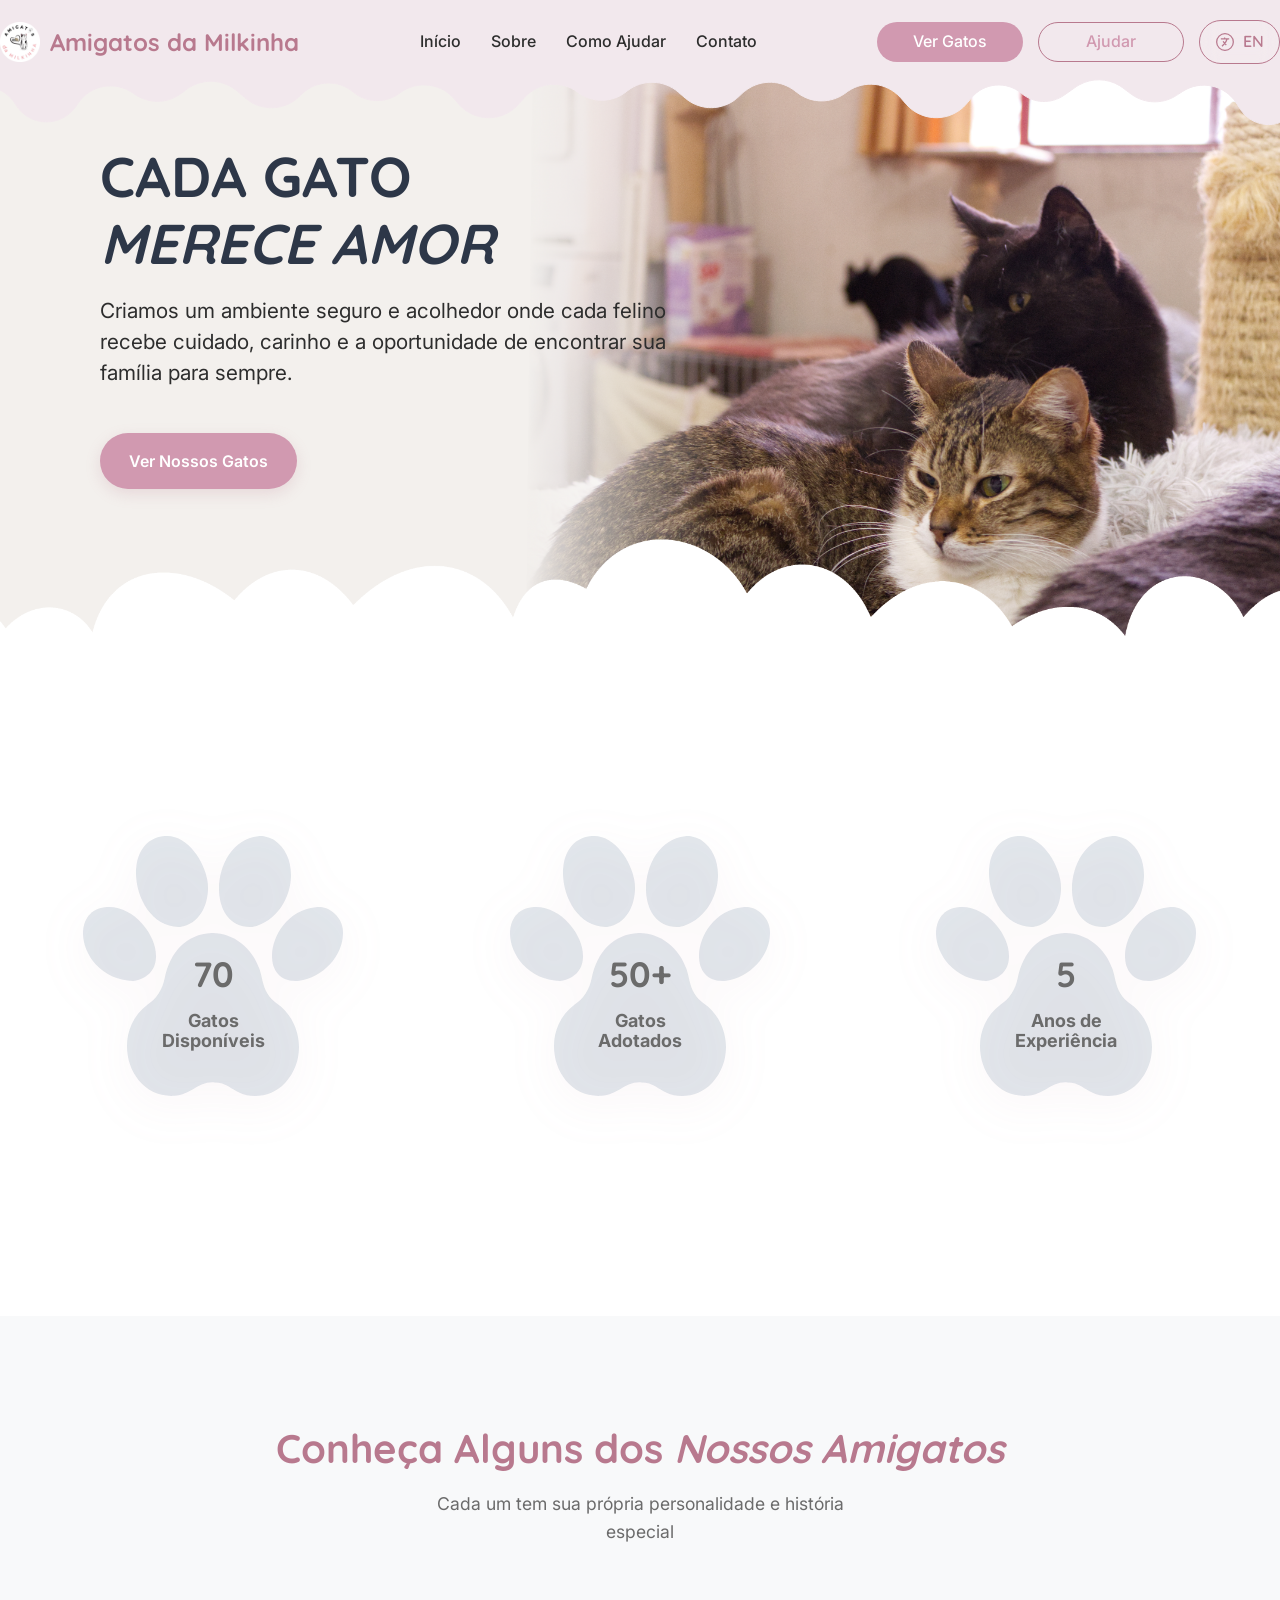
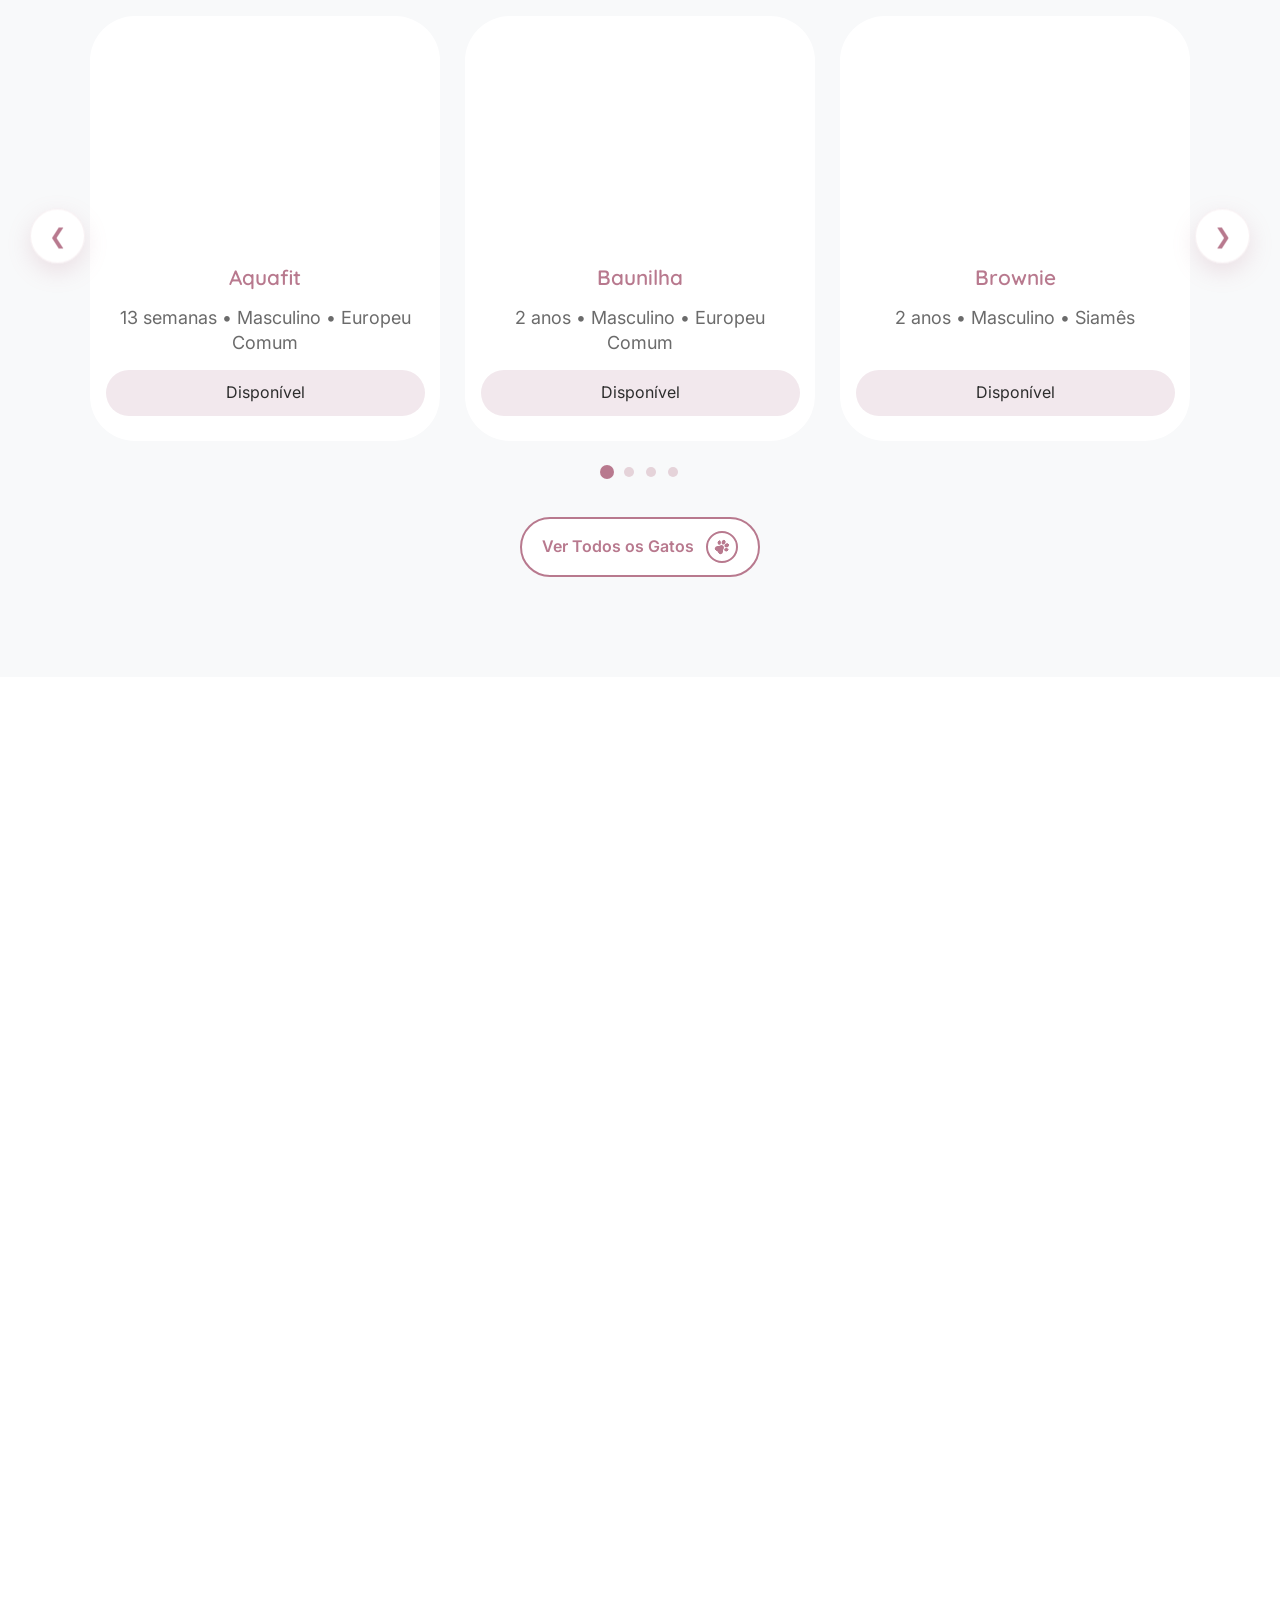
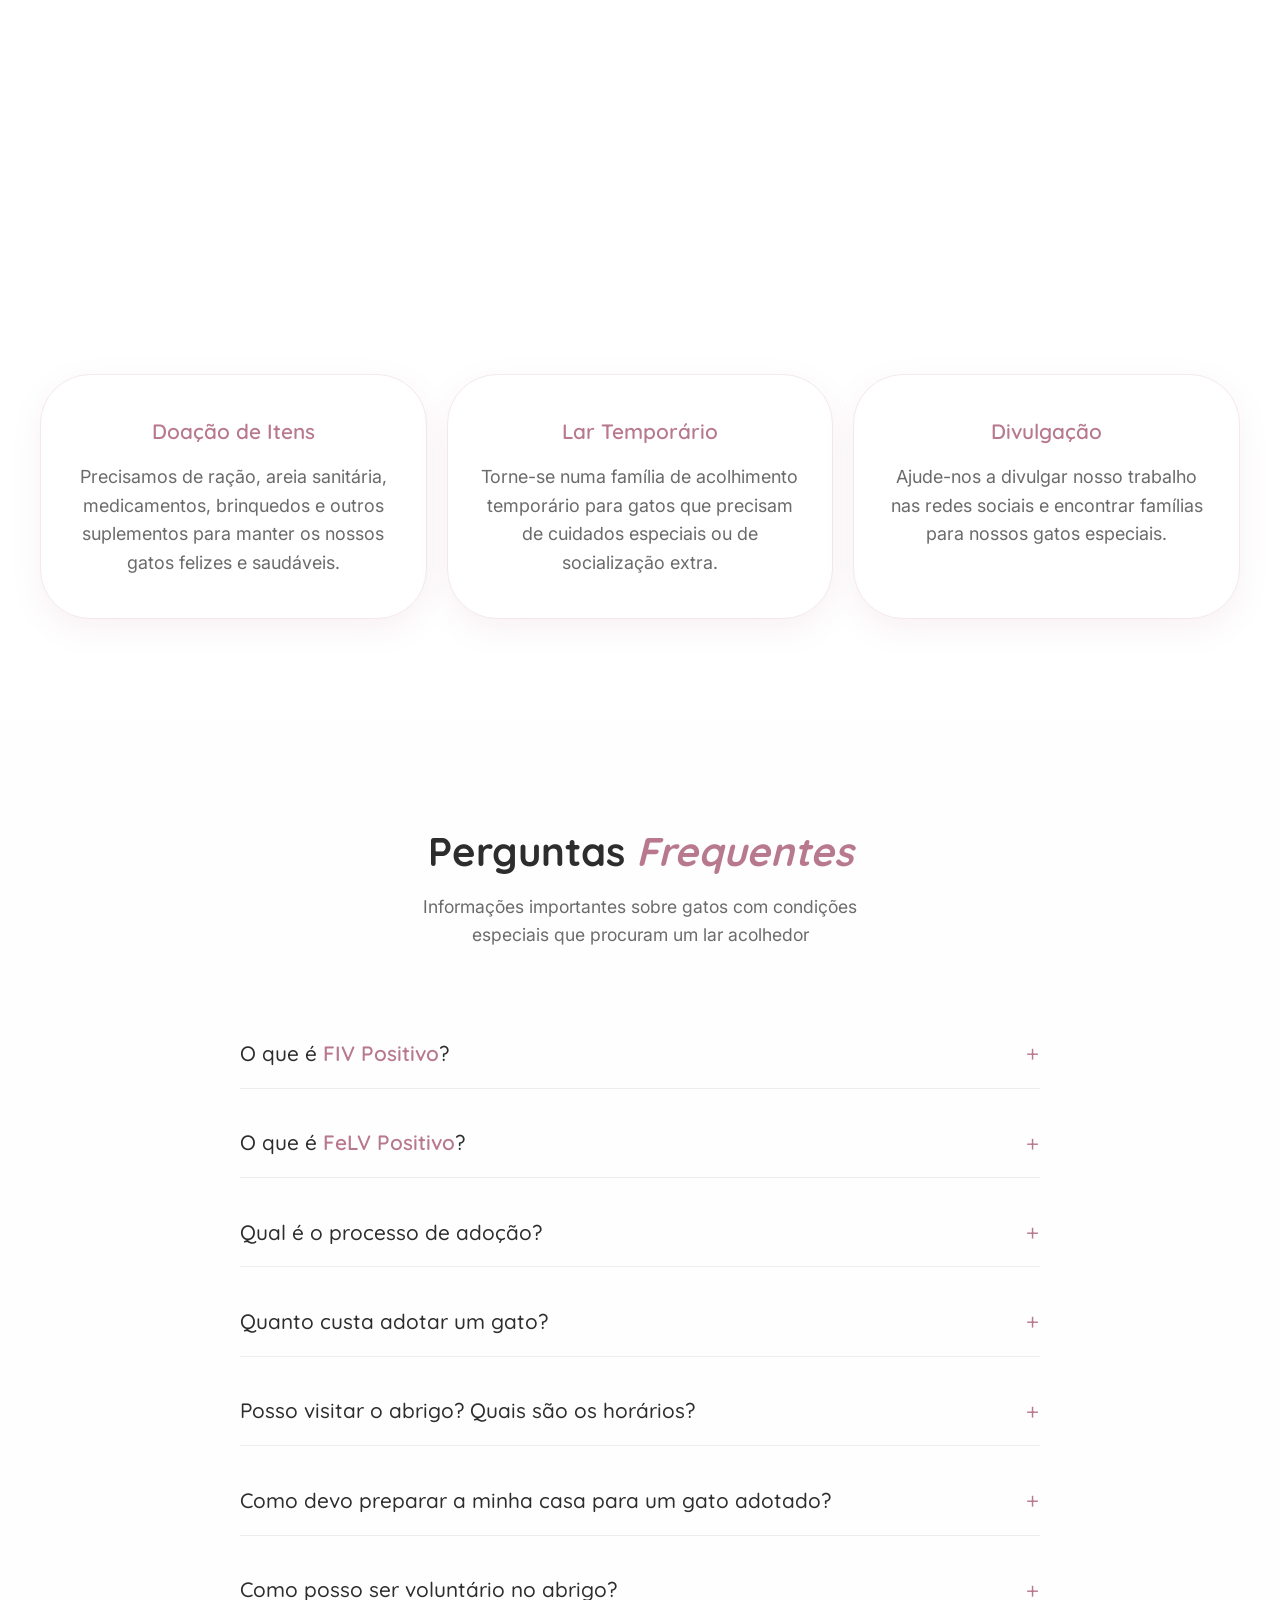
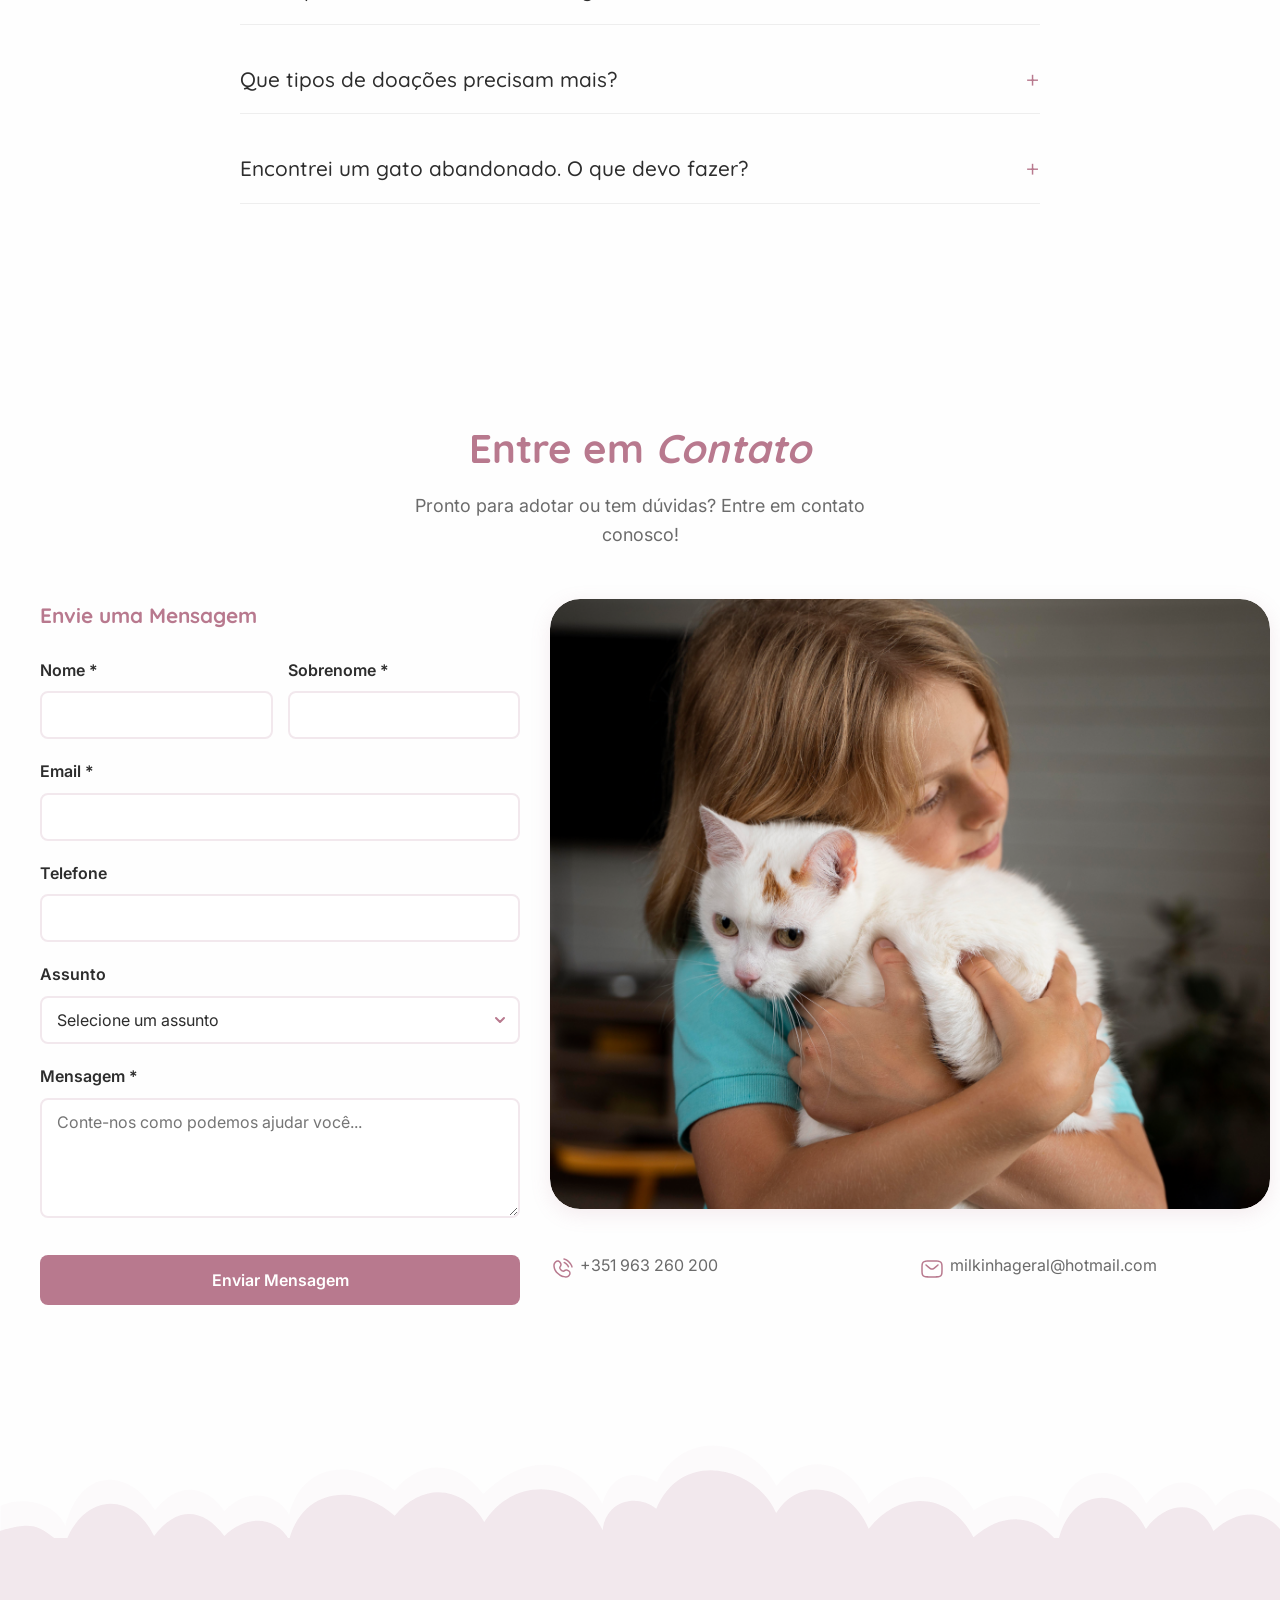
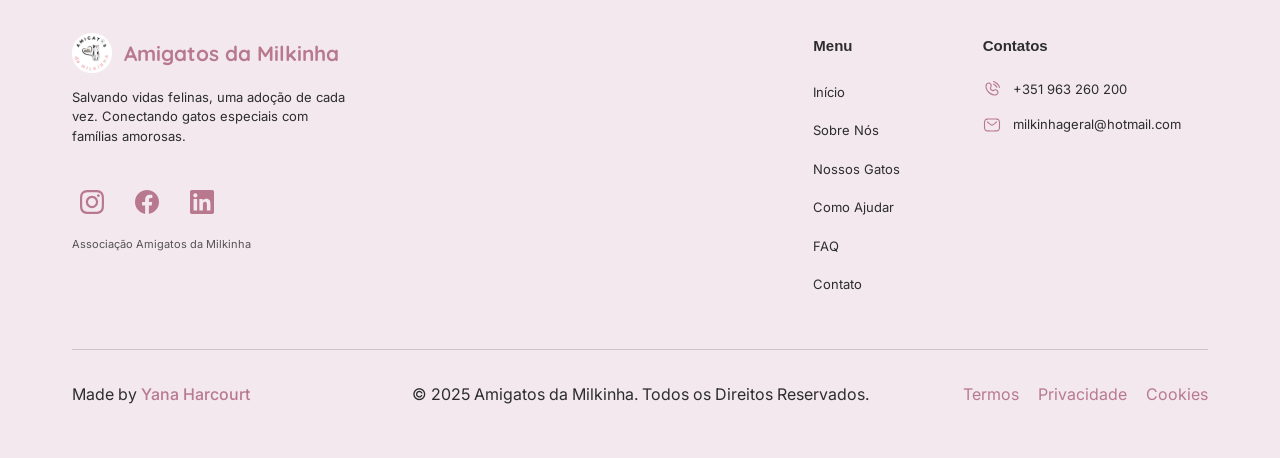
<file: index.html>
<!DOCTYPE html>
<html lang="pt">

<head>
    <meta charset="UTF-8">
    <meta name="viewport" content="width=device-width, initial-scale=1.0">

    <!-- Portuguese SEO -->
    <meta name="description"
        content="Amigatos da Milkinha - abrigo de gatos em Braga. Gatos à espera de um lar. Adopção, voluntariado, donativos.">
    <meta name="keywords"
        content="abrigo de gatos, adopção de gatos, Braga, Portugal, voluntariado, donativos, felinos">
    <meta property="og:title" content="Amigatos da Milkinha - Abrigo de Gatos">
    <meta property="og:description" content="Cada gato merece amor. Gatos procuram um lar para sempre.">
    <meta property="og:image" content="./assets/img/hero.png">
    <meta property="og:url" content="https://amigatosdamilkinha.pt">
    <meta property="og:type" content="website">
    <meta property="og:locale" content="pt_PT">

    <title>Amigatos da Milkinha - Abrigo de Gatos</title>

    <link rel="icon" href="./logo.png">

    <link rel="preconnect" href="https://fonts.googleapis.com">
    <link rel="preconnect" href="https://fonts.gstatic.com" crossorigin>
    <link href="https://fonts.googleapis.com/css2?family=Quicksand:wght@300..700&display=swap" rel="stylesheet">
    <link href="https://fonts.googleapis.com/css2?family=Inter:wght@100..900&display=swap" rel="stylesheet">
    <link rel="stylesheet" href="./assets/styles.css">
</head>

<body>
    <!-- Navigation -->
    <nav class="nav" id="navbar">
        <div class="nav-container">
            <a href="index.html" class="logo">
                <img src="./assets/img/logo.png" alt="Logo" class="logo-image">
                Amigatos da Milkinha
            </a>
            <ul class="nav-links">
                <li><a href="index.html">Início</a></li>
                <li><a href="#sobre">Sobre</a></li>
                <li><a href="#servicos">Como Ajudar</a></li>
                <li><a href="#contato">Contato</a></li>
            </ul>
            <ul class="nav-buttons">
                <li><a href="cats_grid.html" class="btn btn-primary nav-btn-wide">Ver Gatos</a></li>
                <li><a href="donate.html" class="btn btn-secondary nav-btn-wide">Ajudar</a></li>
                <div class="language-switcher">
                    <a href="./EN-index.html" class="language-btn" title="Switch to English">
                        <span class="language-text">EN</span>
                    </a>
                </div>
            </ul>

            <div class="mobile-menu" id="mobileMenu">
                <span></span>
                <span></span>
                <span></span>
            </div>
        </div>
    </nav>

    <!-- =====================================================
    Hero Section
    ===================================================== -->
    <section class="hero" id="inicio">
        <img src="./assets/img/hero.png" alt="Gatos do abrigo Amigatos da Milkinha" class="hero-bg-image" />
        <div class="hero-container">
            <div class="hero-content">
                <h1 class="hero-title">Cada gato <br><span class="italic-text">merece amor</span></h1>
                <p class="hero-text">Criamos um ambiente seguro e acolhedor onde cada felino recebe cuidado, carinho e a
                    oportunidade de encontrar sua família para sempre.</p>
                <div class="hero-buttons">
                    <a href="cats_grid.html" class="hero-cta">Ver Nossos Gatos</a>
                </div>
            </div>
        </div>
    </section>

    <!-- =====================================================
    Stats Section
    ===================================================== -->
    <section class="stats" id="stats">
        <div class="stats-container">
            <div class="stat-item fade-in">
                <div class="paw-svg" aria-label="Paw"></div>
                <div class="stat-content">
                    <span class="stat-number">70</span>
                    <span class="stat-label">Gatos <br>Disponíveis</span>
                </div>
            </div>

            <div class="stat-item fade-in">
                <div class="paw-svg" aria-label="Paw"></div>
                <div class="stat-content">
                    <span class="stat-number">50+</span>
                    <span class="stat-label">Gatos<br> Adotados</span>
                </div>
            </div>

            <div class="stat-item fade-in">
                <div class="paw-svg" aria-label="Paw"></div>
                <div class="stat-content">
                    <span class="stat-number">5</span>
                    <span class="stat-label">Anos de<br>Experiência</span>
                </div>
            </div>
        </div>
    </section>

    <!-- =====================================================
    Cats Carousel Section
    ===================================================== -->
    <section class="cats-carousel">
        <div class="cats-carousel-container">
            <div class="section-header">
                <h2 class="fade-in">Conheça Alguns dos <span class="italic-text">Nossos Amigatos</span></h2>
                <p class="section-subheading fade-in">Cada um tem sua própria personalidade e história especial</p>
            </div>

            <div class="carousel-wrapper fade-in">
                <div class="carousel-container">
                    <div class="carousel-track" id="carouselTrack">
                        <!-- Slide 1 -->
                        <div class="carousel-slide">
                            <div class="cat-preview-card">
                                <img src="./assets/img/Cats-grid/Aquafit/Aquafit.jpg" alt="Aquafit" loading="lazy">
                                <div class="cat-preview-info">
                                    <h3>Aquafit</h3>
                                    <p>13 semanas • Masculino • Europeu Comum</p>
                                    <span class="cat-preview-status">Disponível</span>
                                </div>
                            </div>
                            <div class="cat-preview-card">
                                <img src="./assets/img/Cats-grid/Baunilha/Baunilha.jpg" alt="Baunilha" loading="lazy">
                                <div class="cat-preview-info">
                                    <h3>Baunilha</h3>
                                    <p>2 anos • Masculino • Europeu Comum</p>
                                    <span class="cat-preview-status">Disponível</span>
                                </div>
                            </div>
                            <div class="cat-preview-card">
                                <img src="./assets/img/Cats-grid/Brownie/Brownie3.jpg" alt="Brownie" loading="lazy">
                                <div class="cat-preview-info">
                                    <h3>Brownie</h3>
                                    <p>2 anos • Masculino • Siamês</p>
                                    <span class="cat-preview-status">Disponível</span>
                                </div>
                            </div>
                        </div>
                        <!-- Slide 2 -->
                        <div class="carousel-slide">
                            <div class="cat-preview-card">
                                <img src="./assets/img/Cats-grid/Daisy/Daisy2.jpg" alt="Daisy" loading="lazy">
                                <div class="cat-preview-info">
                                    <h3>Daisy</h3>
                                    <p>1 ano • Feminino • Pelo Longo</p>
                                    <span class="cat-preview-status">Disponível</span>
                                </div>
                            </div>
                            <div class="cat-preview-card">
                                <img src="./assets/img/Cats-grid/Flash/Flash2.jpg" alt="Flash" loading="lazy">
                                <div class="cat-preview-info">
                                    <h3>Flash</h3>
                                    <p>3 anos • Masculino • Pelo Longo</p>
                                    <span class="cat-preview-status">Disponível</span>
                                </div>
                            </div>
                            <div class="cat-preview-card">
                                <img src="./assets/img/Cats-grid/Gaio/Gaio.jpg" alt="Gaio" loading="lazy">
                                <div class="cat-preview-info">
                                    <h3>Gaio</h3>
                                    <p>2 anos • Masculino • Chartreux</p>
                                    <span class="cat-preview-status">Disponível</span>
                                </div>
                            </div>
                        </div>
                        <!-- Slide 3 -->
                        <div class="carousel-slide">
                            <div class="cat-preview-card">
                                <img src="./assets/img/Cats-grid/Gafanhoto/Gafanhoto.jpg" alt="Gafanhoto" loading="lazy">
                                <div class="cat-preview-info">
                                    <h3>Gafanhoto</h3>
                                    <p>1 ano • Masculino • Europeu Comum</p>
                                    <span class="cat-preview-status">Disponível</span>
                                </div>
                            </div>
                            <div class="cat-preview-card">
                                <img src="./assets/img/Cats-grid/Tequila/Tequila.jpg" alt="Tequila Sunset" loading="lazy">
                                <div class="cat-preview-info">
                                    <h3>Tequila Sunset</h3>
                                    <p>10 anos • Feminino • Calico</p>
                                    <span class="cat-preview-status">Disponível</span>
                                </div>
                            </div>
                            <div class="cat-preview-card">
                                <img src="./assets/img/Cats-grid/Isa/Isa.jpg" alt="Isa" loading="lazy">
                                <div class="cat-preview-info">
                                    <h3>Isa</h3>
                                    <p>10 meses • Feminino • Europeu Comum</p>
                                    <span class="cat-preview-status">Disponível</span>
                                </div>
                            </div>
                        </div>
                        <!-- Slide 4 -->
                        <div class="carousel-slide">
                            <div class="cat-preview-card">
                                <img src="./assets/img/Cats-grid/Jubileu/Jubileu.jpg" alt="Jubileu" loading="lazy">
                                <div class="cat-preview-info">
                                    <h3>Jubileu</h3>
                                    <p>5 anos • Masculino • Europeu Comum</p>
                                    <span class="cat-preview-status">Disponível</span>
                                </div>
                            </div>
                            <div class="cat-preview-card">
                                <img src="./assets/img/Cats-grid/Judy/Judy.jpg" alt="Judy" loading="lazy">
                                <div class="cat-preview-info">
                                    <h3>Judy</h3>
                                    <p>10 anos • Feminino • Europeu Comum</p>
                                    <span class="cat-preview-status">Disponível</span>
                                </div>
                            </div>
                            <div class="cat-preview-card">
                                <img src="./assets/img/Cats-grid/Kika/Kika.jpg" alt="Kika" loading="lazy">
                                <div class="cat-preview-info">
                                    <h3>Kika</h3>
                                    <p>1 ano • Feminino • Pelo Longo</p>
                                    <span class="cat-preview-status">Disponível</span>
                                </div>
                            </div>
                        </div>
                    </div>
                </div>

                <button class="carousel-btn carousel-btn-prev" id="prevBtn">❮</button>
                <button class="carousel-btn carousel-btn-next" id="nextBtn">❯</button>

                <div class="carousel-indicators" id="carouselIndicators"></div>
            </div>

            <div class="carousel-cta">
                <a href="cats_grid.html" class="btn btn-primary carousel-main-btn">
                    Ver Todos os Gatos
                </a>
            </div>
        </div>
    </section>

    <!-- =====================================================
    About Section
    ===================================================== -->
    <section class="about" id="sobre">
        <div class="about-container">
            <div class="about-content fade-in">
                <h2 class="fade-in">A Nossa<span class="italic-text"> Missão</span></h2>
                <p>Proteger e garantir o bem-estar de animais em situação de rua, resgatando, acolhendo, tratando e
                    recuperando-os física e psicologicamente, promovendo a sua adoção responsável. </p>
                <h2 class="fade-in">Os Nossos<span class="italic-text"> Valores</span></h2>
                <p>Respeito à vida, empatia, responsabilidade social, dedicação, transparência e colaboração
                    comunitária. O nosso compromisso é oferecer aos animais abandonados uma nova chance de viver com
                    dignidade.</p>
            </div>
            <div class="about-image fade-in">
                <img src="assets/img/grupo.jpeg" alt="Gatos do abrigo" loading="lazy">
            </div>
        </div>
    </section>

    <!-- =====================================================
    Services Section
    ===================================================== -->
    <section class="services" id="servicos">
        <div class="services-container">
            <h2 class="fade-in">Como Você Pode <span class="italic-text">Ajudar</span></h2>
            <div class="services-grid">
                <div class="service-card fade-in">
                    <!-- <span class="service-icon">🏠</span> -->
                    <h3>Adoção</h3>
                    <p>Dê um lar permanente a um dos nossos gatos. Cada adoção salva duas vidas - a do gato adotado e
                        cria espaço para outro em necessidade.</p>
                </div>
                <div class="service-card fade-in">
                    <!-- <span class="service-icon">❤️</span> -->
                    <h3>Doações</h3>
                    <p>As suas doações financeiras ajudam-nos a cobrir custos veterinários, alimentação e cuidados diários
                        dos nossos amigos felinos.</p>
                </div>
                <div class="service-card fade-in">
                    <!-- <span class="service-icon">🤝</span> -->
                    <h3>Voluntariado</h3>
                    <p>Junte-se à nossa equipe de voluntários dedicados. Ajude com limpeza, alimentação, socialização e
                        muito mais.</p>
                </div>
                <div class="service-card fade-in">
                    <!-- <span class="service-icon">🎁</span> -->
                    <h3>Doação de Itens</h3>
                    <p>Precisamos de ração, areia sanitária, medicamentos, brinquedos e outros suplementos para manter os
                        nossos gatos felizes e saudáveis.</p>
                </div>
                <div class="service-card fade-in">
                    <!-- <span class="service-icon">🏡</span> -->
                    <h3>Lar Temporário</h3>
                    <p>Torne-se numa família de acolhimento temporário para gatos que precisam de cuidados especiais ou de
                        socialização extra.</p>
                </div>
                <div class="service-card fade-in">
                    <!-- <span class="service-icon">📢</span> -->
                    <h3>Divulgação</h3>
                    <p>Ajude-nos a divulgar nosso trabalho nas redes sociais e encontrar famílias para nossos gatos
                        especiais.</p>
                </div>
            </div>
        </div>
    </section>

    <!-- =====================================================
    FAQ Section
    ===================================================== -->

    <section class="faq-section" id="faq">
        <div class="container">
            <div class="section-header">
                <h2>Perguntas <span class="italic-text">Frequentes</span></h2>
                <p class="section-subheading">Informações importantes sobre gatos com condições especiais que procuram
                    um lar acolhedor</p>
            </div>

            <div class="accordion">
                <!-- Question 1 FIV Positivo-->
                <div class="accordion-item">
                    <div class="accordion-header">
                        <h3>O que é <span class="virus-name">FIV Positivo</span>?</h3>
                        <span class="accordion-icon">+</span>
                    </div>
                    <div class="accordion-content">
                        <p>
                            <strong class="virus-name">FIV (Vírus da Imunodeficiência Felina)</strong> é um vírus que
                            afeta o sistema imunitário dos gatos, semelhante ao HIV em humanos, mas que <strong>não é
                                transmissível para pessoas ou outros animais</strong>.
                        </p>

                        <div class="highlight-box">
                            <div class="highlight-title">Como é transmitido?</div>
                            <p>A transmissão ocorre principalmente através de mordidas profundas durante lutas entre
                                gatos. O contacto normal, como partilhar comida, água, ou brincadeiras, é muito
                                improvável de causar transmissão.</p>
                        </div>

                        <p>
                            Gatos FIV+ podem viver vidas longas e saudáveis com os cuidados adequados. Muitos vivem anos
                            sem apresentar sintomas, especialmente quando vivem num ambiente seguro e sem stress.
                            Estudos recentes mostram que gatos com FIV têm expectativas de vida próximas aos gatos não
                            infectados.
                        </p>

                        <div class="important-note">
                            <strong>Importante:</strong> No abrigo, os gatos FIV+ vivem junto com gatos não infectados
                            sem problemas, pois são todos castrados e a maioria não é agressiva, o que reduz muito o
                            risco de transmissão. Em casa, o risco é igualmente baixo com gatos castrados e calmos.
                        </div>

                        <p>
                            Com amor, cuidados veterinários regulares e um ambiente tranquilo, estes gatos especiais
                            podem ser companheiros maravilhosos e leais por muitos anos.
                        </p>
                    </div>
                    <div class="divider"></div>
                </div>

                <!-- Question 2 FeLV Positivo -->
                <div class="accordion-item">
                    <div class="accordion-header">
                        <h3>O que é <span class="virus-name">FeLV Positivo</span>?</h3>
                        <span class="accordion-icon">+</span>
                    </div>
                    <div class="accordion-content">
                        <p>
                            <strong class="virus-name">FeLV (Vírus da Leucemia Felina)</strong> é um vírus que afeta o
                            sistema imunitário e pode causar diversos problemas de saúde nos gatos. Tal como o FIV,
                            <strong>não é transmissível para humanos</strong>.
                        </p>

                        <div class="highlight-box">
                            <div class="highlight-title">Como é transmitido?</div>
                            <p>Transmite-se através de contacto próximo: saliva, secreções nasais, urina, fezes, e
                                através da mãe para os filhotes. É mais facilmente transmissível que o FIV entre gatos.
                            </p>
                        </div>

                        <p>
                            Embora seja uma condição mais complexa que o FIV, muitos gatos FeLV+ podem ter qualidade de
                            vida boa durante meses ou anos, especialmente com cuidados veterinários apropriados. O tempo
                            médio de sobrevivência após diagnóstico é de 2,5 anos, mas pode ser muito maior em alguns
                            casos.
                        </p>

                        <div class="important-note">
                            <strong>Muito importante:</strong> Gatos FeLV+ podem interagir com gatos não infectados
                            desde que estes estejam vacinados contra a doença. Recentemente, tivemos um gato FeLV+ que
                            foi adotado com sucesso! A vacinação oferece proteção eficaz, embora não seja 100%
                            garantida.
                        </div>

                        <p>
                            Estes gatos precisam de cuidados especiais, incluindo consultas veterinárias mais
                            frequentes, ambiente sem stress, e muito amor. Podem proporcionar imenso carinho e alegria
                            aos seus tutores.
                        </p>
                    </div>
                    <div class="divider"></div>
                </div>

                <!-- Question 3 - Adoption Process -->
                <div class="accordion-item">
                    <div class="accordion-header">
                        <h3>Qual é o processo de adoção?</h3>
                        <span class="accordion-icon">+</span>
                    </div>
                    <div class="accordion-content">
                        <p>
                            O processo de adoção é simples, mas cuidadoso para garantir o melhor para os nossos gatos:
                        </p>

                        <div class="highlight-box">
                            <div class="highlight-title">Passos do processo:</div>
                            <p><strong>1.</strong> Visite o abrigo para conhecer os gatos disponíveis<br>
                                <strong>2.</strong> Preencha o formulário de pré-adoção<br>
                                <strong>3.</strong> Entrevista breve para garantir compatibilidade<br>
                                <strong>4.</strong> Período de conhecimento com o gato escolhido<br>
                                <strong>5.</strong> Assinatura do termo de adoção responsável
                            </p>
                        </div>

                        <p>
                            Todo o processo leva normalmente 1-2 visitas e pode ser concluído no mesmo dia se tudo
                            correr bem. O nosso objetivo é encontrar o lar perfeito para cada gato, por isso valorizamos
                            a qualidade da ligação sobre a rapidez.
                        </p>

                        <div class="important-note">
                            <strong>Nota:</strong> Todos os gatos são entregues desparasitados e com microchip de
                            identificação, já incluído no valor da adoção. Se tiverem idade suficiente, também são
                            entregues esterilizados (a partir dos 6 meses) e vacinados (a partir dos 3 meses). Caso
                            ainda não tenham idade, a responsabilidade de realizar esses procedimentos fica a cargo dos
                            adotantes quando chegar a altura certa.
                        </div>
                    </div>
                    <div class="divider"></div>
                </div>

                <!-- Question 4 - Adoption Fees -->
                <div class="accordion-item">
                    <div class="accordion-header">
                        <h3>Quanto custa adotar um gato?</h3>
                        <span class="accordion-icon">+</span>
                    </div>
                    <div class="accordion-content">
                        <p>
                            A taxa de adoção é <strong>€17,50</strong> para qualquer gato, independentemente da idade.
                            Este valor cobre apenas o custo do microchip.
                        </p>

                        <div class="highlight-box">
                            <div class="highlight-title">O que está incluído:</div>
                            <p>✓ Castração/Esterilização<br>
                                ✓ Vacinação completa<br>
                                ✓ Desparasitação interna e externa<br>
                                ✓ Chip de identificação<br>
                                ✓ Teste FIV/FeLV<br>
                        </div>

                        <p>
                            Para gatos com necessidades especiais (FIV+, FeLV+, deficiências), a taxa pode ser reduzida
                            ou mesmo dispensada caso a caso. O importante é encontrar famílias dedicadas que
                            proporcionem os cuidados necessários.
                        </p>

                        <div class="important-note">
                            <strong>Importante:</strong> A taxa de adoção não é um "preço" do gato, mas uma contribuição
                            para os custos veterinários e manutenção do abrigo, permitindo-nos continuar a ajudar mais
                            animais.
                        </div>
                    </div>
                    <div class="divider"></div>
                </div>

                <!-- Question 5 - Shelter Visits -->
                <div class="accordion-item">
                    <div class="accordion-header">
                        <h3>Posso visitar o abrigo? Quais são os horários?</h3>
                        <span class="accordion-icon">+</span>
                    </div>
                    <div class="accordion-content">
                        <p>
                            Sim! Adoramos receber visitas e mostrar os nossos residentes especiais. As visitas são
                            livres, mas precisam de marcação prévia.
                        </p>

                        <div class="highlight-box">
                            <div class="highlight-title">Horários de visita:</div>
                            <p><strong>Segunda a Domingo:</strong> Como funcionamos apenas com voluntários, as visitas
                                precisam de marcação prévia (através dos nossos contactos), de forma a encontrar um
                                horário que seja conveniente para todos.
                            </p>
                        </div>

                        <p>
                            Durante a visita, poderá conhecer todos os gatos, fazer perguntas sobre o seu historial e
                            personalidade, e passar tempo com aqueles que despertarem o seu interesse. Os nossos
                            voluntários estarão sempre disponíveis para ajudar.
                        </p>

                        <div class="important-note">
                            <strong>Dica:</strong> Recomendamos vir com roupa confortável e sapatos fechados. Pode
                            trazer pequenos petiscos para gatos para ajudar a criar ligação!
                        </div>
                    </div>
                    <div class="divider"></div>
                </div>

                <!-- Question 6 - Home Preparation -->
                <div class="accordion-item">
                    <div class="accordion-header">
                        <h3>Como devo preparar a minha casa para um gato adotado?</h3>
                        <span class="accordion-icon">+</span>
                    </div>
                    <div class="accordion-content">
                        <p>
                            Preparar a casa adequadamente é fundamental para uma transição suave e feliz do seu novo
                            companheiro felino.
                        </p>

                        <div class="highlight-box">
                            <div class="highlight-title">Essenciais antes da chegada:</div>
                            <p>✓ Caixa de areia e areia de boa qualidade<br>
                                ✓ Comedouros e bebedouros (de preferência inox ou cerâmica)<br>
                                ✓ Ração adequada à idade e necessidades<br>
                                ✓ Transportadora segura<br>
                                ✓ Arranhador vertical ou horizontal<br>
                                ✓ Cama confortável e brinquedos</p>
                        </div>

                        <p>
                            Remova plantas tóxicas, coloque redes de proteção nas janelas e varandas, e guarde objetos
                            pequenos que possam ser engolidos
                        </p>

                        <div class="important-note">
                            <strong>Período de adaptação:</strong> Seja paciente. Alguns gatos adaptam-se ao novo
                            ambiente em poucos dias, outros podem precisar de algumas semanas até se sentirem mais à
                            vontade. Isto é completamente normal e não significa que o gato não é feliz.
                        </div>
                    </div>
                    <div class="divider"></div>
                </div>

                <!-- Question 7 - Volunteering -->
                <div class="accordion-item">
                    <div class="accordion-header">
                        <h3>Como posso ser voluntário no abrigo?</h3>
                        <span class="accordion-icon">+</span>
                    </div>
                    <div class="accordion-content">
                        <p>Precisamos sempre de ajuda! Há muitas formas de contribuir, desde cuidados diretos aos gatos,
                            até apoio admistrativo e de divulgação.
                        </p>

                        <div class="highlight-box">
                            <div class="highlight-title">Tipos de voluntariado:</div>
                            <p><strong>Cuidados diários:</strong> Alimentação, limpeza, socialização<br>
                                <strong>Transporte:</strong> Levar gatos a consultas veterinárias<br>
                                <strong>Eventos:</strong> Feira de adoções, campanhas de angariação<br>
                                <strong>Comunicação:</strong> Redes sociais, fotografia, design<br>
                                <strong>Lar temporário:</strong> Acolher gatos com necessidades especiais
                            </p>
                        </div>

                        <p>
                            Não é necessária experiência prévia - fornecemos toda a formação necessária! Pode começar
                            gradualmente e escolher as atividades que mais se adequam à sua disponibilidade e
                            preferencia.
                        </p>

                        <div class="important-note">
                            <strong>Como começar:</strong> Entre em contacto connosco por telefone, email, redes sociais ou visite-nos.
                            Faremos uma conversa informal para perceber como pode ajudar da melhor forma.
                        </div>
                    </div>
                    <div class="divider"></div>
                </div>

                <!-- Question 8 - Donations -->
                <div class="accordion-item">
                    <div class="accordion-header">
                        <h3>Que tipos de doações precisam mais?</h3>
                        <span class="accordion-icon">+</span>
                    </div>
                    <div class="accordion-content">
                        <p>
                            Funcionamos inteiramente com doações e cada contribuição, grande ou pequena, faz uma
                            diferença real na vida dos nossos gatos.
                        </p>

                        <div class="highlight-box">
                            <div class="highlight-title">Mais urgentes:</div>
                            <p><strong>Ração de qualidade</strong> (seca e húmida)<br>
                                <strong>Areia sanitária</strong> (normal, aglomerante ou pellets de madeira) <br>
                                <strong>Medicamentos</strong> (antibióticos, desparasitantes)<br>
                                <strong>Material de limpeza</strong> (lixívia, detergentes)<br>
                                <strong>Mantas e toalhas</strong> (mesmo usadas, desde que limpas)
                            </p>
                        </div>

                        <p>
                            Também aceitamos doações monetárias para emergências veterinárias, que infelizmente são
                            frequentes. Cada euro permite-nos proporcionar melhores cuidados e salvar mais vidas.
                        </p>

                        <div class="important-note">
                            <strong>Doações monetárias:</strong>MbWay e IBAN disponível no nosso site ou pode entregar
                            pessoalmente. Emitimos recibos para todas as doações para fins de IRS.
                        </div>
                    </div>
                    <div class="divider"></div>
                </div>

                <!-- Question 9 - Found Cats -->
                <div class="accordion-item">
                    <div class="accordion-header">
                        <h3>Encontrei um gato abandonado. O que devo fazer?</h3>
                        <span class="accordion-icon">+</span>
                    </div>
                    <div class="accordion-content">
                        <p>Em primeiro lugar, obrigado por ajudar o bichinho! Encontrar um gato perdido ou abandonado pode
                            ser uma experiência intensa, mas é importante seguir alguns passos.
                        </p>

                        <div class="highlight-box">
                            <div class="highlight-title">Primeiros passos:</div>
                            <p><strong>1.</strong> Verifique se tem chip (veterinário ou nós ajudamos)<br>
                                <strong>2.</strong> Publique em grupos de "perdidos e achados" no Facebook e em <a href="https://www.encontra-me.org/">encontra-me.org</a><br>
                                <strong>3.</strong> Contacte-nos para orientação<br>
                                <strong>4.</strong> Se possível, proporcione abrigo temporário<br>
                                <strong>5.</strong> Consulta veterinária básica (especialmente se ferido)
                            </p>
                        </div>

                        <p>
                            Nem sempre conseguimos acolher imediatamente devido ao espaço limitado, mas sempre tentamos
                            ajudar com conselhos, partilha nas redes sociais, e apoio veterinário quando possível.
                        </p>

                        <div class="important-note">
                            <strong>Importante:</strong>Não assuma logo que o gato está abandonado, alguns podem
                            simplesmente estar perdidos. Tente sempre encontrar a família original.
                        </div>
                    </div>
                    <div class="divider"></div>
                </div>
            </div>
        </div>
    </section>

    <!-- =====================================================
    Contact Section
    ===================================================== -->
    <section class="contact" id="contato">
        <div class="contact-container">

            <div class="section-header">
                <h2 class="fade-in">Entre em <span class="italic-text">Contato</span></h2>
                <p class="section-subheading fade-in">Pronto para adotar ou tem dúvidas? Entre em contato conosco!</p>
            </div>

            <div class="contact-content">
                <!-- LEFT SIDE - FORM (40%) -->
                <div class="contact-left fade-in">
                    <div class="contact-form">
                        <h3>Envie uma Mensagem</h3>

                        <form action="https://formspree.io/f/mkgvewpy" method="POST">
                            <div class="form-group form-row">
                                <div>
                                    <label for="firstName">Nome *</label>
                                    <input type="text" id="firstName" name="firstName" required>
                                </div>
                                <div>
                                    <label for="lastName">Sobrenome *</label>
                                    <input type="text" id="lastName" name="lastName" required>
                                </div>
                            </div>

                            <div class="form-group">
                                <label for="email">Email *</label>
                                <input type="email" id="email" name="email" required>
                            </div>

                            <div class="form-group">
                                <label for="phone">Telefone</label>
                                <input type="tel" id="phone" name="phone">
                            </div>

                            <div class="form-group">
                                <label for="subject">Assunto</label>
                                <select id="subject" name="subject">
                                    <option value="">Selecione um assunto</option>
                                    <option value="adocao">Adoção</option>
                                    <option value="voluntariado">Voluntariado</option>
                                    <option value="doacao">Doação</option>
                                    <option value="informacoes">Informações Gerais</option>
                                    <option value="outro">Outro</option>
                                </select>
                            </div>

                            <div class="form-group">
                                <label for="message">Mensagem *</label>
                                <textarea id="message" name="message"
                                    placeholder="Conte-nos como podemos ajudar você..." required></textarea>
                            </div>

                            <button type="submit" class="submit-btn">
                                Enviar Mensagem
                            </button>
                        </form>
                    </div>
                </div>

                <!-- RIGHT SIDE - MAP (60%) -->
                <div class="contact-right fade-in">
                    <!--  <div class="map-container">
                        <iframe
                            src="https://www.google.com/maps/embed?pb=!1m18!1m12!1m3!1d2976.7842474845624!2d-8.423774584655!3d41.555031479246676!2m3!1f0!2f0!3f0!3m2!1i1024!2i768!4f13.1!3m3!1m2!1s0xd24ffd9f5b8e7e7%3A0x7e9c8f8e8e8e8e8e!2sRua%20Fonte%20do%20Mundo%2C%2040%2C%204700-383%20Braga%2C%20Portugal!5e0!3m2!1spt!2spt!4v1652345678901!5m2!1spt!2spt"
                            allowfullscreen="" loading="lazy" referrerpolicy="no-referrer-when-downgrade"
                            title="Localização da Amigatos da Milkinha">
                        </iframe>
                    </div> -->

                    <div class="image-container">
                        <img src="assets/img/kid-with-a-cat.jpg" alt="Bebê com gatinho" class="contact-image">
                    </div>

                    <div class="contact-info-new">
                        <div class="contact-info-item">
                            <div class="contact-icon contact-icon-phone"></div>
                            <a href="tel:+351963260200">+351 963 260 200</a>
                        </div>

                        <div class="contact-info-item">
                            <div class="contact-icon contact-icon-email"></div>
                            <a href="mailto:milkinhageral@hotmail.com">milkinhageral@hotmail.com</a>
                        </div>

                        <!-- <div class="contact-info-item">
                            <div class="contact-icon contact-icon-location"></div>
                            <p>Rua Fonte do Mundo, nº 40, 4700-383 Braga</p>
                        </div> -->
                    </div>
                </div>
            </div>
        </div>
    </section>

    <!-- ============================================
    Footer Section
    ============================================ -->
    <div class="footer-wrapper">
        <svg class="footer-wave" width="1923" height="153" viewBox="0 0 1923 153" fill="none"
            xmlns="http://www.w3.org/2000/svg">
            <path opacity="0.2"
                d="M98 120.818C87 90.3177 39.5 73.3177 1 90.3177V143.318H1923V87.3177C1892 57.3164 1856.5 56.3164 1826.5 90.3164C1800 44.3164 1758 44.3164 1722 87.3177C1690 21.3164 1604.5 24.3164 1590 108.816C1561 68.8151 1510 64.3164 1463 97.3164C1427 33.8151 1357.5 29.8164 1305 87.3177C1278 21.8164 1209.5 7.31641 1166.5 60.8184C1128.5 -11.6836 1028 -26.1817 987 54.8177C951 33.822 918 43.3219 905 87.3177C868 17.3219 791 6.8232 726 72.8177C689 22.3234 633 18.8235 593 67.3177C531 16.8206 453 26.3208 434.5 103.818C414 68.8235 368 64.3235 337 98.8235C310.5 58.8293 267 53.3235 233 97.3177C198.5 38.819 123 25.3235 98 120.818Z"
                fill="#F2E8ED" />
            <path
                d="M96 152.854C123 68.855 199.5 68.352 231.5 135.854C265 91.3551 304.5 92.3551 337 135.854C371.5 101.855 415 106.855 434.5 141.354C456.5 59.8607 539 57.8583 593 105.354C637.5 50.862 699 63.8615 727.5 114.854C773 42.3659 870.5 52.8638 905.5 127.354C910 81.3658 958.5 71.8658 986 94.8543C1025 2.87308 1136.5 32.3661 1166 101.354C1201 44.3731 1278.5 59.3731 1305 124.854C1353.5 63.3731 1430 71.8731 1462.5 137.854C1505 100.373 1553 100.373 1589.5 145.354C1608.5 59.3731 1689 60.3731 1721.5 125.354C1753.5 80.3731 1805 82.3731 1823 128.354C1856.5 97.3731 1896.5 94.3731 1923 125.354V152.854H96H0V128.354C0 128.354 30.7226 117.216 50 121.354C71.2874 125.924 96 152.854 96 152.854Z"
                fill="#F2E8ED" />
        </svg>

        <footer class="footer">
            <div class="footer-container">
                <div class="footer-content">
                    <!-- Logo and Description -->
                    <div class="footer-logo-section">
                        <div class="footer-logo">
                            <img src="./assets/img/logo.png" alt="Amigatos da Milkinha" class="footer-logo-img">
                            <span class="footer-logo-text">Amigatos da Milkinha</span>
                        </div>
                        <p class="footer-description">
                            Salvando vidas felinas, uma adoção de cada vez. Conectando gatos especiais com famílias
                            amorosas.
                        </p>
                        <div class="footer-social">
                            <a href="https://instagram.com/amigatosdamilkinha" target="_blank" aria-label="Instagram">
                                <svg width="24" height="24" viewBox="0 0 24 24" fill="none"
                                    xmlns="http://www.w3.org/2000/svg">
                                    <path
                                        d="M12 2.163c3.204 0 3.584.012 4.85.07 3.252.148 4.771 1.691 4.919 4.919.058 1.265.069 1.645.069 4.849 0 3.205-.012 3.584-.069 4.849-.149 3.225-1.664 4.771-4.919 4.919-1.266.058-1.644.07-4.85.07-3.204 0-3.584-.012-4.849-.07-3.26-.149-4.771-1.699-4.919-4.92-.058-1.265-.07-1.644-.07-4.849 0-3.204.013-3.583.07-4.849.149-3.227 1.664-4.771 4.919-4.919 1.266-.057 1.645-.069 4.849-.069zm0-2.163c-3.259 0-3.667.014-4.947.072-4.358.2-6.78 2.618-6.98 6.98-.059 1.281-.073 1.689-.073 4.948 0 3.259.014 3.668.072 4.948.2 4.358 2.618 6.78 6.98 6.98 1.281.058 1.689.072 4.948.072 3.259 0 3.668-.014 4.948-.072 4.354-.2 6.782-2.618 6.979-6.98.059-1.28.073-1.689.073-4.948 0-3.259-.014-3.667-.072-4.947-.196-4.354-2.617-6.78-6.979-6.98-1.281-.059-1.69-.073-4.949-.073zm0 5.838c-3.403 0-6.162 2.759-6.162 6.162s2.759 6.163 6.162 6.163 6.162-2.759 6.162-6.163c0-3.403-2.759-6.162-6.162-6.162zm0 10.162c-2.209 0-4-1.79-4-4 0-2.209 1.791-4 4-4s4 1.791 4 4c0 2.21-1.791 4-4 4zm6.406-11.845c-.796 0-1.441.645-1.441 1.44s.645 1.44 1.441 1.44c.795 0 1.439-.645 1.439-1.44s-.644-1.44-1.439-1.44z"
                                        fill="currentColor" />
                                </svg>
                            </a>
                            <a href="https://facebook.com/amigatosdamilkinha" target="_blank" aria-label="Facebook">
                                <svg width="24" height="24" viewBox="0 0 24 24" fill="none"
                                    xmlns="http://www.w3.org/2000/svg">
                                    <path
                                        d="M24 12.073c0-6.627-5.373-12-12-12s-12 5.373-12 12c0 5.99 4.388 10.954 10.125 11.854v-8.385H7.078v-3.47h3.047V9.43c0-3.007 1.792-4.669 4.533-4.669 1.312 0 2.686.235 2.686.235v2.953H15.83c-1.491 0-1.956.925-1.956 1.874v2.25h3.328l-.532 3.47h-2.796v8.385C19.612 23.027 24 18.062 24 12.073z"
                                        fill="currentColor" />
                                </svg>
                            </a>
                            <a href="https://www.linkedin.com/company/amigatos-da-milkinha/about/" target="_blank"
                                aria-label="LinkedIn">
                                <svg width="24" height="24" viewBox="0 0 24 24" fill="none"
                                    xmlns="http://www.w3.org/2000/svg">
                                    <path
                                        d="M20.447 20.452h-3.554v-5.569c0-1.328-.027-3.037-1.852-3.037-1.853 0-2.136 1.445-2.136 2.939v5.667H9.351V9h3.414v1.561h.046c.477-.9 1.637-1.85 3.37-1.85 3.601 0 4.267 2.37 4.267 5.455v6.286zM5.337 7.433c-1.144 0-2.063-.926-2.063-2.065 0-1.138.92-2.063 2.063-2.063 1.14 0 2.064.925 2.064 2.063 0 1.139-.925 2.065-2.064 2.065zm1.782 13.019H3.555V9h3.564v11.452zM22.225 0H1.771C.792 0 0 .774 0 1.729v20.542C0 23.227.792 24 1.771 24h20.451C23.2 24 24 23.227 24 22.271V1.729C24 .774 23.2 0 22.222 0h.003z"
                                        fill="currentColor" />
                                </svg>
                            </a>
                        </div>
                        <div class="footer-legal">
                            Associação Amigatos da Milkinha<br>
                            <!-- Rua Fonte do Mundo, nº 40, 4700-383 Braga -->
                        </div>
                    </div>

                    <!-- Menu -->
                    <div class="footer-section">
                        <h4>Menu</h4>
                        <ul class="footer-links">
                            <li><a href="index.html">Início</a></li>
                            <li><a href="#sobre">Sobre Nós</a></li>
                            <li><a href="cats_grid.html">Nossos Gatos</a></li>
                            <li><a href="#servicos">Como Ajudar</a></li>
                            <li><a href="#faq">FAQ</a></li>
                            <li><a href="#contato">Contato</a></li>
                        </ul>
                    </div>

                    <!-- Contacts -->
                    <div class="footer-section">
                        <h4>Contatos</h4>
                        <div class="contact-item">
                            <img src="./assets/img/Phone Calling Rounded.svg" alt="Telefone" class="contact-icon">
                            <span>+351 963 260 200</span>
                        </div>
                        <div class="contact-item">
                            <img src="./assets/img/Letter.svg" alt="Email" class="contact-icon">
                            <span>milkinhageral@hotmail.com</span>
                        </div>
                        <!-- <div class="contact-item">
                            <img src="./assets/img/Map Point.svg" alt="Endereço" class="contact-icon">
                            <span>Rua Fonte do Mundo, nº 40<br>4700-383 Braga, Portugal</span>
                        </div> -->
                        <!-- <div class="contact-item">
                            <img src="./assets/img/Case.svg" alt="Horário" class="contact-icon">
                            <span>Seg-Dom 9:00-18:00</span>
                        </div> -->
                    </div>
                </div>

                <div class="footer-bottom">
                    <div class="footer-copyright">
                        <div class="footer-left">
                            <p>Made by <a href="http://yanaharcourt.dev" class="designer-link">Yana Harcourt</a></p>
                        </div>
                        <div class="footer-center">
                            <p>© 2025 Amigatos da Milkinha. Todos os Direitos Reservados.</p>
                        </div>
                        <div class="footer-right">
                            <a href="#">Termos</a>
                            <a href="#">Privacidade</a>
                            <a href="#">Cookies</a>
                        </div>
                    </div>
                </div>
            </div>
        </footer>
    </div>

    <!-- ============================================
    SCRIPTS
    ============================================ -->

    <!--  ==============================
    Fade in animation 
    ============================== -->
    <script>
        const observerOptions = {
            threshold: 0.1,
            rootMargin: '0px 0px -50px 0px'
        };

        const observer = new IntersectionObserver((entries) => {
            entries.forEach(entry => {
                if (entry.isIntersecting) {
                    entry.target.classList.add('visible');
                }
            });
        }, observerOptions);

        // Observe all fade-in elements
        document.querySelectorAll('.fade-in').forEach(el => {
            observer.observe(el);
        });

        // Smooth scrolling for anchor links
        document.querySelectorAll('a[href^="#"]').forEach(anchor => {
            anchor.addEventListener('click', function (e) {
                e.preventDefault();
                const target = document.querySelector(this.getAttribute('href'));
                if (target) {
                    target.scrollIntoView({
                        behavior: 'smooth',
                        block: 'start'
                    });
                }
            });
        });
    </script>

    <!--  ==============================
    Carousel
    ============================== -->
    <script>
        (function () {
            var currentSlide = 0;
            var carouselTrack = document.getElementById('carouselTrack');
            var prevBtn = document.getElementById('prevBtn');
            var nextBtn = document.getElementById('nextBtn');
            var indicatorsContainer = document.getElementById('carouselIndicators');
            var indicators = [];
            var autoPlayInterval;
            var totalSlides = 4;

            indicatorsContainer.innerHTML = '';

            for (var i = 0; i < totalSlides; i++) {
                var indicator = document.createElement('div');
                indicator.className = 'carousel-indicator';
                if (i === 0) {
                    indicator.classList.add('active');
                }
                indicator.setAttribute('data-slide', i);
                indicator.addEventListener('click', function () {
                    goToSlide(parseInt(this.getAttribute('data-slide')));
                });
                indicatorsContainer.appendChild(indicator);
                indicators.push(indicator);
            }

            function updateCarousel() {
                var translateX = -currentSlide * 100;
                carouselTrack.style.transform = 'translateX(' + translateX + '%)';

                for (var i = 0; i < indicators.length; i++) {
                    indicators[i].classList.remove('active');
                }
                indicators[currentSlide].classList.add('active');
            }

            function goToSlide(slideIndex) {
                if (slideIndex >= 0 && slideIndex < totalSlides) {
                    currentSlide = slideIndex;
                    updateCarousel();
                }
            }

            function nextSlide() {
                currentSlide = (currentSlide + 1) % totalSlides;
                updateCarousel();
            }

            function prevSlide() {
                currentSlide = (currentSlide - 1 + totalSlides) % totalSlides;
                updateCarousel();
            }

            function startAutoPlay() {
                if (autoPlayInterval) {
                    clearInterval(autoPlayInterval);
                }
                autoPlayInterval = setInterval(nextSlide, 5000);
            }

            function stopAutoPlay() {
                if (autoPlayInterval) {
                    clearInterval(autoPlayInterval);
                    autoPlayInterval = null;
                }
            }

            if (prevBtn) {
                prevBtn.addEventListener('click', prevSlide);
            }
            if (nextBtn) {
                nextBtn.addEventListener('click', nextSlide);
            }

            var carouselWrapper = document.querySelector('.carousel-wrapper');
            if (carouselWrapper) {
                carouselWrapper.addEventListener('mouseenter', stopAutoPlay);
                carouselWrapper.addEventListener('mouseleave', startAutoPlay);

                var touchStartX = 0;
                carouselWrapper.addEventListener('touchstart', function (e) {
                    touchStartX = e.touches[0].clientX;
                });
                carouselWrapper.addEventListener('touchend', function (e) {
                    var touchEndX = e.changedTouches[0].clientX;
                    var diff = touchStartX - touchEndX;
                    if (Math.abs(diff) > 50) {
                        if (diff > 0) {
                            nextSlide();
                        } else {
                            prevSlide();
                        }
                    }
                });
            }

            updateCarousel();
            startAutoPlay();
        })();
    </script>

    <!-- Mobile Carousel -->
    <script>
        (function () {
            var currentSlide = 0;
            var carouselTrack = document.getElementById('carouselTrack');
            var prevBtn = document.getElementById('prevBtn');
            var nextBtn = document.getElementById('nextBtn');
            var indicatorsContainer = document.getElementById('carouselIndicators');
            var indicators = [];
            var autoPlayInterval;

            // Card data - total 12 cards in 4 slides, 3 cards each
            var allCatCards = [
                // Slide 1
                [
                    { name: 'Aquafit', age: '13 semanas', gender: 'Masculino', breed: 'Europeu Comum', image: './assets/img/Cats-grid/Aquafit/Aquafit.jpg' },
                    { name: 'Baunilha', age: '2 anos', gender: 'Masculino', breed: 'Europeu Comum', image: './assets/img/Cats-grid/Baunilha/Baunilha.jpg' },
                    { name: 'Brownie', age: '2 anos', gender: 'Masculino', breed: 'Siamês', image: './assets/img/Cats-grid/Brownie/Brownie3.jpg' }
                ],
                // Slide 2
                [
                    { name: 'Daisy', age: '1 ano', gender: 'Feminino', breed: 'Pelo Longo', image: './assets/img/Cats-grid/Daisy/Daisy2.jpg' },
                    { name: 'Flash', age: '3 anos', gender: 'Masculino', breed: 'Pelo Longo', image: './assets/img/Cats-grid/Flash/Flash2.jpg' },
                    { name: 'Gaio', age: '2 anos', gender: 'Masculino', breed: 'Chartreux', image: './assets/img/Cats-grid/Gaio/Gaio.jpg' }
                ],
                // Slide 3
                [
                    { name: 'Gafanhoto', age: '1 ano', gender: 'Masculino', breed: 'Europeu Comum', image: './assets/img/Cats-grid/Gafanhoto/Gafanhoto.jpg' },
                    { name: 'Tequila Sunset', age: '10 anos', gender: 'Feminino', breed: 'Calico', image: './assets/img/Cats-grid/Tequila/Tequila.jpg' },
                    { name: 'Isa', age: '10 meses', gender: 'Feminino', breed: 'Europeu Comum', image: './assets/img/Cats-grid/Isa/Isa.jpg' }
                ],
                // Slide 4
                [
                    { name: 'Jubileu', age: '5 anos', gender: 'Masculino', breed: 'Europeu Comum', image: './assets/img/Cats-grid/Jubileu/Jubileu.jpg' },
                    { name: 'Judy', age: '10 anos', gender: 'Feminino', breed: 'Europeu Comum', image: './assets/img/Cats-grid/Judy/Judy.jpg' },
                    { name: 'Kika', age: '1 ano', gender: 'Feminino', breed: 'Pelo Longo', image: './assets/img/Cats-grid/Kika/Kika.jpg' }
                ]
            ];

            // Function to determine number of cards per slide
            function getCardsPerSlide() {
                var screenWidth = window.innerWidth;
                if (screenWidth >= 1024) {
                    return 3; // 3 cards per row for large screens
                } else {
                    return 1; // 1 card for mobile and tablets
                }
            }

            // Function to create card HTML
            function createCatCard(cat) {
                return `
            <div class="cat-preview-card">
                <img src="${cat.image}" alt="${cat.name}" loading="lazy">
                <div class="cat-preview-info">
                    <h3>${cat.name}</h3>
                    <p>${cat.age} • ${cat.gender} • ${cat.breed}</p>
                    <span class="cat-preview-status">Disponível</span>
                </div>
            </div>
        `;
            }

            // Function to rebuild the carousel
            function rebuildCarousel() {
                var cardsPerSlide = getCardsPerSlide();
                var allCats = allCatCards.flat(); // Flatten 2D array to 1D
                var totalSlides;
                var slidesHTML = '';

                if (cardsPerSlide === 1) {
                    // For mobile: each card = separate slide
                    totalSlides = allCats.length;
                    allCats.forEach(function (cat) {
                        slidesHTML += `
                    <div class="carousel-slide">
                        ${createCatCard(cat)}
                    </div>
                `;
                    });
                } else {
                    // For large screens: 3 cards per slide
                    totalSlides = allCatCards.length;
                    allCatCards.forEach(function (slideData) {
                        var slideCardsHTML = '';
                        slideData.forEach(function (cat) {
                            slideCardsHTML += createCatCard(cat);
                        });
                        slidesHTML += `
                    <div class="carousel-slide">
                        ${slideCardsHTML}
                    </div>
                `;
                    });
                }

                // Update carousel HTML
                carouselTrack.innerHTML = slidesHTML;

                // Recreate indicators
                createIndicators(totalSlides);

                // Reset current slide
                currentSlide = 0;
                updateCarousel();

                return totalSlides;
            }

            // Function to create indicators
            function createIndicators(totalSlides) {
                indicatorsContainer.innerHTML = '';
                indicators = [];

                for (var i = 0; i < totalSlides; i++) {
                    var indicator = document.createElement('div');
                    indicator.className = 'carousel-indicator';
                    if (i === 0) {
                        indicator.classList.add('active');
                    }
                    indicator.setAttribute('data-slide', i);
                    indicator.addEventListener('click', function () {
                        goToSlide(parseInt(this.getAttribute('data-slide')));
                    });
                    indicatorsContainer.appendChild(indicator);
                    indicators.push(indicator);
                }
            }

            // Function to update carousel position
            function updateCarousel() {
                var translateX = -currentSlide * 100;
                carouselTrack.style.transform = 'translateX(' + translateX + '%)';

                for (var i = 0; i < indicators.length; i++) {
                    indicators[i].classList.remove('active');
                }
                if (indicators[currentSlide]) {
                    indicators[currentSlide].classList.add('active');
                }
            }

            // Function to go to a specific slide
            function goToSlide(slideIndex) {
                var totalSlides = indicators.length;
                if (slideIndex >= 0 && slideIndex < totalSlides) {
                    currentSlide = slideIndex;
                    updateCarousel();
                }
            }

            // Function for next slide
            function nextSlide() {
                var totalSlides = indicators.length;
                currentSlide = (currentSlide + 1) % totalSlides;
                updateCarousel();
            }

            // Function for previous slide
            function prevSlide() {
                var totalSlides = indicators.length;
                currentSlide = (currentSlide - 1 + totalSlides) % totalSlides;
                updateCarousel();
            }

            // Autoplay functions
            function startAutoPlay() {
                if (autoPlayInterval) {
                    clearInterval(autoPlayInterval);
                }
                autoPlayInterval = setInterval(nextSlide, 5000);
            }

            function stopAutoPlay() {
                if (autoPlayInterval) {
                    clearInterval(autoPlayInterval);
                    autoPlayInterval = null;
                }
            }

            // Event listeners
            if (prevBtn) {
                prevBtn.addEventListener('click', function () {
                    stopAutoPlay();
                    prevSlide();
                    startAutoPlay();
                });
            }

            if (nextBtn) {
                nextBtn.addEventListener('click', function () {
                    stopAutoPlay();
                    nextSlide();
                    startAutoPlay();
                });
            }

            // Stop autoplay on interaction
            var carouselWrapper = document.querySelector('.carousel-wrapper');
            if (carouselWrapper) {
                carouselWrapper.addEventListener('mouseenter', stopAutoPlay);
                carouselWrapper.addEventListener('mouseleave', startAutoPlay);

                // Touch events for mobile
                var touchStartX = 0;
                carouselWrapper.addEventListener('touchstart', function (e) {
                    touchStartX = e.touches[0].clientX;
                    stopAutoPlay();
                });

                carouselWrapper.addEventListener('touchend', function (e) {
                    var touchEndX = e.changedTouches[0].clientX;
                    var diff = touchStartX - touchEndX;
                    if (Math.abs(diff) > 50) {
                        if (diff > 0) {
                            nextSlide();
                        } else {
                            prevSlide();
                        }
                    }
                    startAutoPlay();
                });
            }

            // Initialization function and window resize handling
            function handleResize() {
                rebuildCarousel();
                startAutoPlay();
            }

            // Window resize handler with debounce
            var resizeTimeout;
            window.addEventListener('resize', function () {
                clearTimeout(resizeTimeout);
                resizeTimeout = setTimeout(handleResize, 250);
            });

            // Orientation change handler for mobile
            window.addEventListener('orientationchange', function () {
                setTimeout(handleResize, 500);
            });

            // Carousel initialization
            function initCarousel() {
                if (carouselTrack && indicatorsContainer) {
                    rebuildCarousel();
                    startAutoPlay();
                }
            }

            // Start on DOM load
            if (document.readyState === 'loading') {
                document.addEventListener('DOMContentLoaded', initCarousel);
            } else {
                initCarousel();
            }

            // Forced initialization after 1 second (in case something didn't work)
            setTimeout(function () {
                if (carouselTrack && !carouselTrack.innerHTML.trim()) {
                    initCarousel();
                }
            }, 1000);
        })();
    </script>

    <!--  ==============================
    Stats card 
    ============================== -->
    <script>
        function animateCounters() {
            var counters = document.querySelectorAll('.stat-number');
            for (var i = 0; i < counters.length; i++) {
                var counter = counters[i];
                var target = counter.textContent;
                var isNumber = !isNaN(parseInt(target));

                if (isNumber) {
                    animateCounter(counter, parseInt(target));
                }
            }
        }

        function animateCounter(element, endValue) {
            var startValue = 0;
            var duration = 2000;
            var step = endValue / (duration / 16);
            var current = startValue;

            var timer = setInterval(function () {
                current += step;
                if (current >= endValue) {
                    current = endValue;
                    clearInterval(timer);
                }
                element.textContent = Math.floor(current);
            }, 16);
        }

        // Checking element visibility
        function isElementInViewport(el) {
            var rect = el.getBoundingClientRect();
            return (
                rect.top >= 0 &&
                rect.left >= 0 &&
                rect.bottom <= (window.innerHeight || document.documentElement.clientHeight) &&
                rect.right <= (window.innerWidth || document.documentElement.clientWidth)
            );
        }

        // Animation of the appearance of elements
        function checkFadeIn() {
            var fadeElements = document.querySelectorAll('.fade-in');
            for (var i = 0; i < fadeElements.length; i++) {
                var element = fadeElements[i];
                if (isElementInViewport(element)) {
                    element.classList.add('visible');
                }
            }
        }

        // Checking the visibility of statistics
        var statsAnimated = false;
        function checkStats() {
            if (statsAnimated) return;

            var statsSection = document.querySelector('.stats');
            if (statsSection && isElementInViewport(statsSection)) {
                setTimeout(function () {
                    animateCounters();
                }, 500);
                statsAnimated = true;
            }
        }

        // Launch on page load
        window.addEventListener('load', function () {
            checkFadeIn();
            checkStats();
        });

        // Launch on scroll
        window.addEventListener('scroll', function () {
            checkFadeIn();
            checkStats();
        });

        // Launch on window resize
        window.addEventListener('resize', function () {
            checkFadeIn();
            checkStats();
        });
    </script>

    <!--  ==============================
    FAQ Section
    ============================== -->
    <script>
        document.addEventListener('DOMContentLoaded', function () {
            const accordionItems = document.querySelectorAll('.accordion-item');
            accordionItems.forEach(item => {
                const header = item.querySelector('.accordion-header');
                header.addEventListener('click', () => {
                    // Close all items
                    accordionItems.forEach(otherItem => {
                        if (otherItem !== item && otherItem.classList.contains('active')) {
                            otherItem.classList.remove('active');
                        }
                    });
                    // Toggle current item
                    item.classList.toggle('active');
                });
            });
        });
    </script>

    <!--  ==============================
    Contact Section
    ============================== -->
    <script>
        // Contact Form JavaScript for GitHub Pages
        document.addEventListener('DOMContentLoaded', function () {
            const contactForm = document.getElementById('contactForm');

            if (contactForm) {
                contactForm.addEventListener('submit', function (e) {
                    e.preventDefault();

                    const form = this;
                    const formData = new FormData(form);
                    const submitBtn = form.querySelector('.submit-btn');
                    const originalText = submitBtn.textContent;

                    // Show loading state
                    submitBtn.textContent = 'Enviando...';
                    submitBtn.disabled = true;

                    // Remove any existing messages
                    const existingMessage = form.querySelector('.form-message');
                    if (existingMessage) {
                        existingMessage.remove();
                    }

                    // For GitHub Pages, you'll need to replace this URL with your actual form service
                    // Options: Formspree, Netlify Forms, EmailJS, etc.
                    fetch('https://formspree.io/f/mkgvewpy', {
                        method: 'POST',
                        body: formData,
                        headers: {
                            'Accept': 'application/json'
                        }
                    })
                        .then(response => {
                            if (response.ok) {
                                // Show success message
                                const successMessage = document.createElement('div');
                                successMessage.className = 'form-message success';
                                successMessage.textContent = 'Mensagem enviada com sucesso! Entraremos em contato em breve.';
                                form.insertBefore(successMessage, form.firstChild);

                                // Reset form
                                form.reset();
                            } else {
                                throw new Error('Erro no envio');
                            }
                        })
                        .catch(error => {
                            // Show error message
                            const errorMessage = document.createElement('div');
                            errorMessage.className = 'form-message error';
                            errorMessage.textContent = 'Erro ao enviar mensagem. Tente novamente ou entre em contato diretamente.';
                            form.insertBefore(errorMessage, form.firstChild);
                        })
                        .finally(() => {
                            // Reset button
                            submitBtn.textContent = originalText;
                            submitBtn.disabled = false;
                        });
                });
            }
        });

        // Alternative: Simple mailto fallback for GitHub Pages
        function sendEmailFallback() {
            const firstName = document.getElementById('firstName')?.value || '';
            const lastName = document.getElementById('lastName')?.value || '';
            const email = document.getElementById('email')?.value || '';
            const phone = document.getElementById('phone')?.value || '';
            const subject = document.getElementById('subject')?.value || '';
            const message = document.getElementById('message')?.value || '';

            const emailSubject = subject ? `[${subject}] Contato do site` : 'Contato do site';
            const emailBody = `Nome: ${firstName} ${lastName}
        Email: ${email}
        Telefone: ${phone}
        Assunto: ${subject}

        Mensagem:
        ${message}`;

            const mailtoLink = `mailto:milkinhageral@hotmail.com?subject=${encodeURIComponent(emailSubject)}&body=${encodeURIComponent(emailBody)}`;
            window.location.href = mailtoLink;
        }

        // To use mailto fallback instead of Formspree, uncomment the lines below:
        /*
        document.addEventListener('DOMContentLoaded', function() {
            const contactForm = document.getElementById('contactForm');
            if (contactForm) {
                contactForm.addEventListener('submit', function(e) { 
                    e.preventDefault(); 
                    sendEmailFallback(); 
                });
            }
        });
        */
    </script>

    <!--  ==============================
    Mobile Nav. menu
    ============================== -->
    <script>
        document.addEventListener('DOMContentLoaded', function () {
            const mobileMenuButton = document.getElementById('mobileMenu');
            const navigationMenu = document.querySelector('.nav-links');
            const navButtons = document.querySelector('.nav-buttons');
            const languageSwitcher = document.querySelector('.language-switcher');

            // Create mobile overlay
            let mobileOverlay = document.querySelector('.mobile-overlay');
            if (!mobileOverlay) {
                mobileOverlay = document.createElement('div');
                mobileOverlay.className = 'mobile-overlay';
                document.body.appendChild(mobileOverlay);
            }

            // Check if elements exist
            if (!mobileMenuButton || !navigationMenu) {
                console.error('Mobile menu elements not found');
                return;
            }

            // Toggle mobile menu
            function toggleMobileMenu(e) {
                e.preventDefault();
                e.stopPropagation();

                const isOpen = navigationMenu.classList.contains('mobile-active');

                if (isOpen) {
                    closeMobileMenu();
                } else {
                    openMobileMenu();
                }
            }

            // Open mobile menu
            function openMobileMenu() {
                // Сначала показываем overlay
                mobileOverlay.style.display = 'block';
                mobileOverlay.classList.add('active');

                // Затем активируем меню
                navigationMenu.classList.add('mobile-active');
                mobileMenuButton.classList.add('active');

                // Show buttons and language switcher on mobile
                if (navButtons) {
                    navButtons.classList.add('mobile-active');
                }
                if (languageSwitcher) {
                    languageSwitcher.classList.add('mobile-active');
                }

                // Prevent background scroll
                document.body.style.overflow = 'hidden';
            }

            // Close mobile menu
            function closeMobileMenu() {
                navigationMenu.classList.remove('mobile-active');
                mobileMenuButton.classList.remove('active');
                mobileOverlay.classList.remove('active');

                // Hide buttons and language switcher
                if (navButtons) {
                    navButtons.classList.remove('mobile-active');
                }
                if (languageSwitcher) {
                    languageSwitcher.classList.remove('mobile-active');
                }

                // Restore background scroll
                document.body.style.overflow = '';

                // Hide overlay after animation
                setTimeout(() => {
                    if (!mobileOverlay.classList.contains('active')) {
                        mobileOverlay.style.display = 'none';
                    }
                }, 300);
            }

            // Event listeners
            mobileMenuButton.addEventListener('click', toggleMobileMenu);

            // Close menu when clicking on navigation links
            navigationMenu.addEventListener('click', function (e) {
                if (e.target.tagName === 'A') {
                    closeMobileMenu();
                }
            });

            // Close menu when clicking on nav buttons
            if (navButtons) {
                navButtons.addEventListener('click', function (e) {
                    if (e.target.tagName === 'A') {
                        closeMobileMenu();
                    }
                });
            }

            // Close menu when clicking on overlay
            mobileOverlay.addEventListener('click', closeMobileMenu);

            // Close menu on window resize to desktop
            window.addEventListener('resize', function () {
                if (window.innerWidth > 768) {
                    closeMobileMenu();
                }
            });

            // Handle escape key
            document.addEventListener('keydown', function (e) {
                if (e.key === 'Escape' && navigationMenu.classList.contains('mobile-active')) {
                    closeMobileMenu();
                }
            });

            // Ensure overlay is properly hidden on page load
            mobileOverlay.style.display = 'none';
        });

        // Navbar scroll effect (keep existing)
        window.addEventListener('scroll', () => {
            const navbar = document.getElementById('navbar');
            if (navbar) {
                if (window.scrollY > 100) {
                    navbar.classList.add('scrolled');
                } else {
                    navbar.classList.remove('scrolled');
                }
            }
        });
    </script>
</body>

</html>
</file>
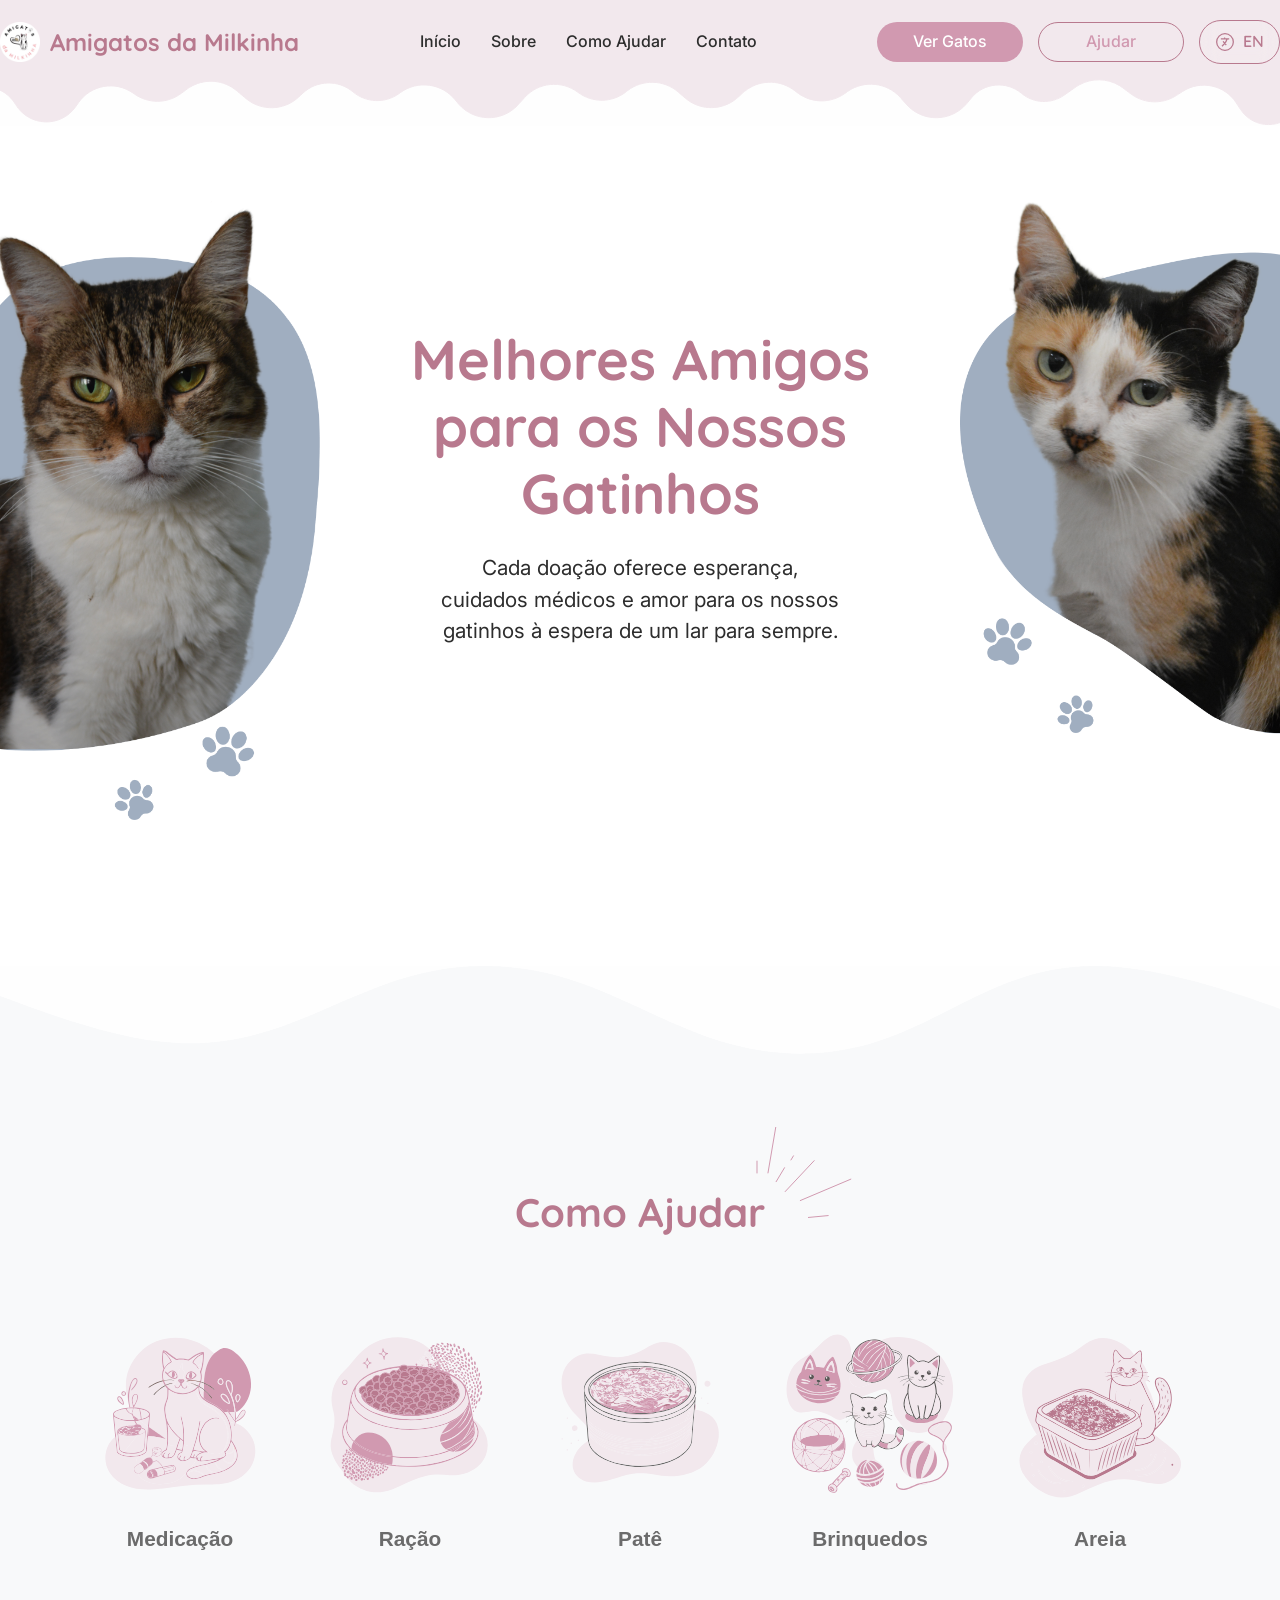
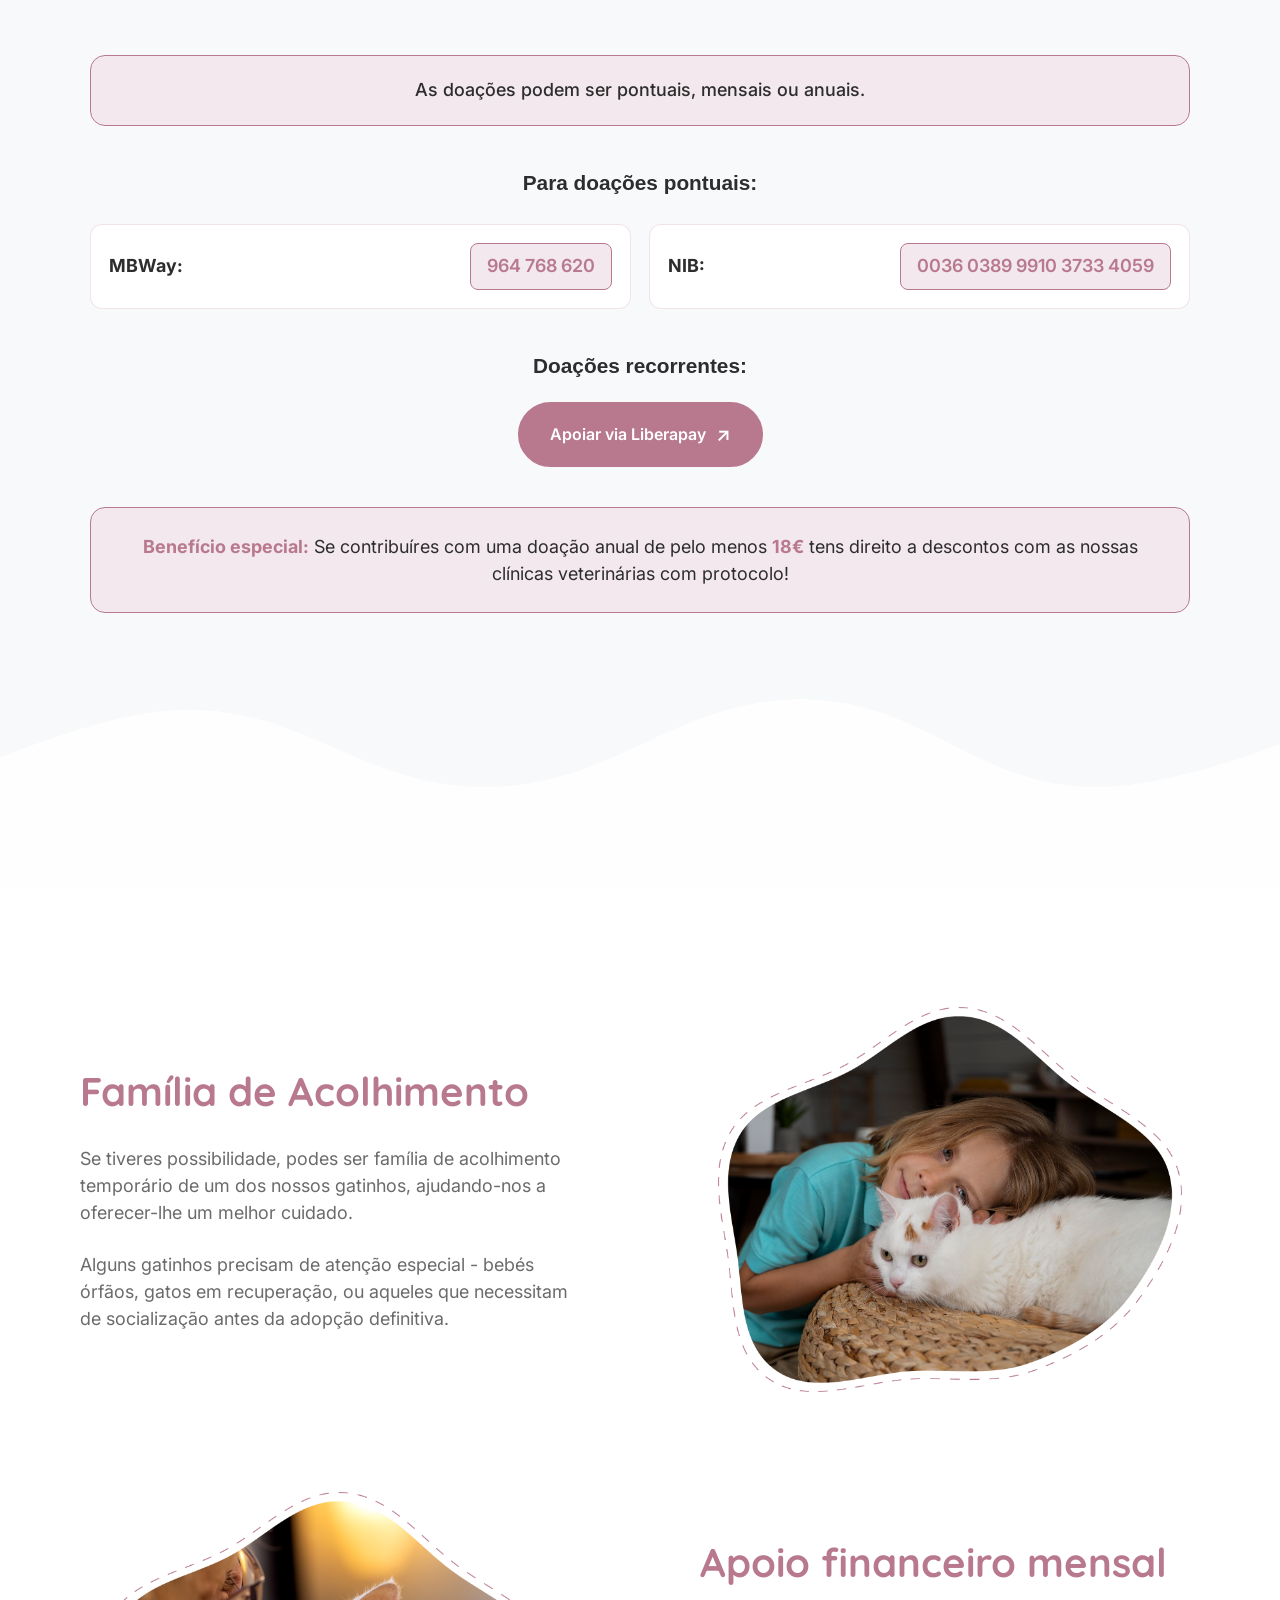
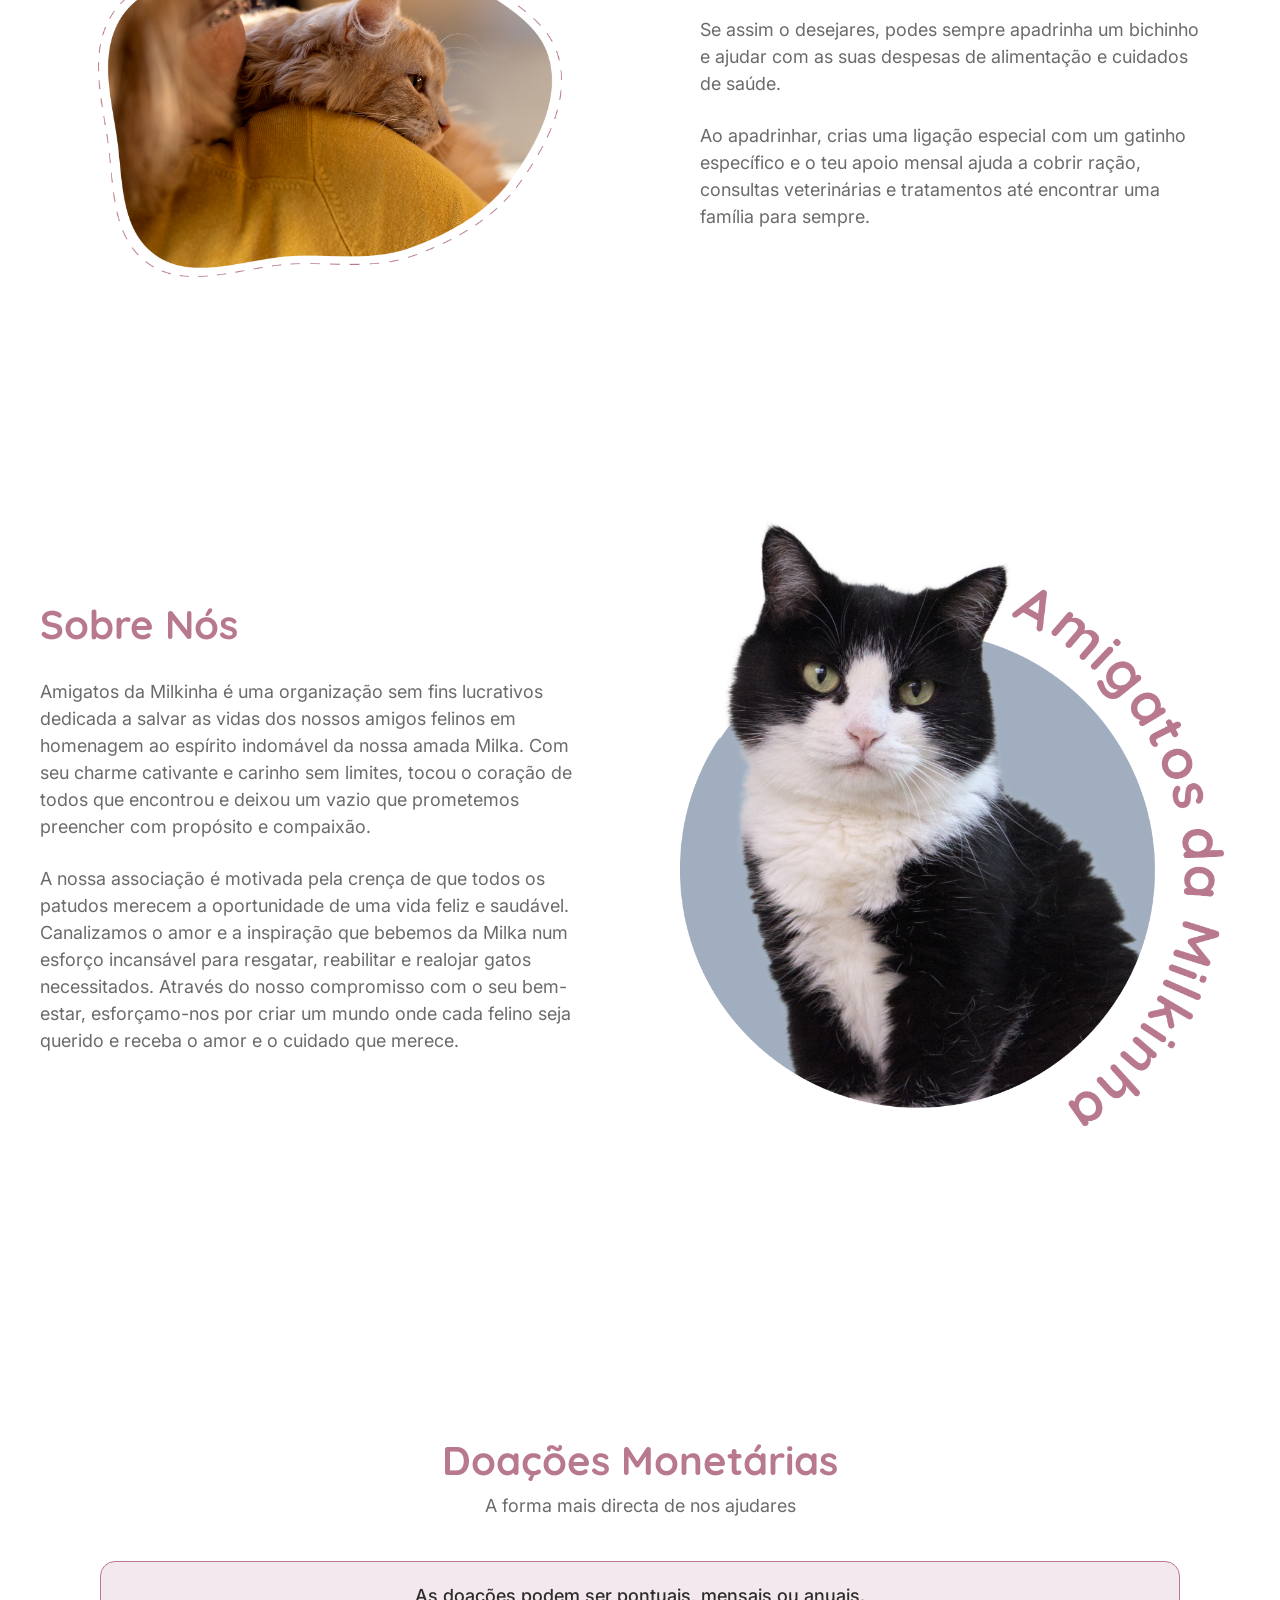
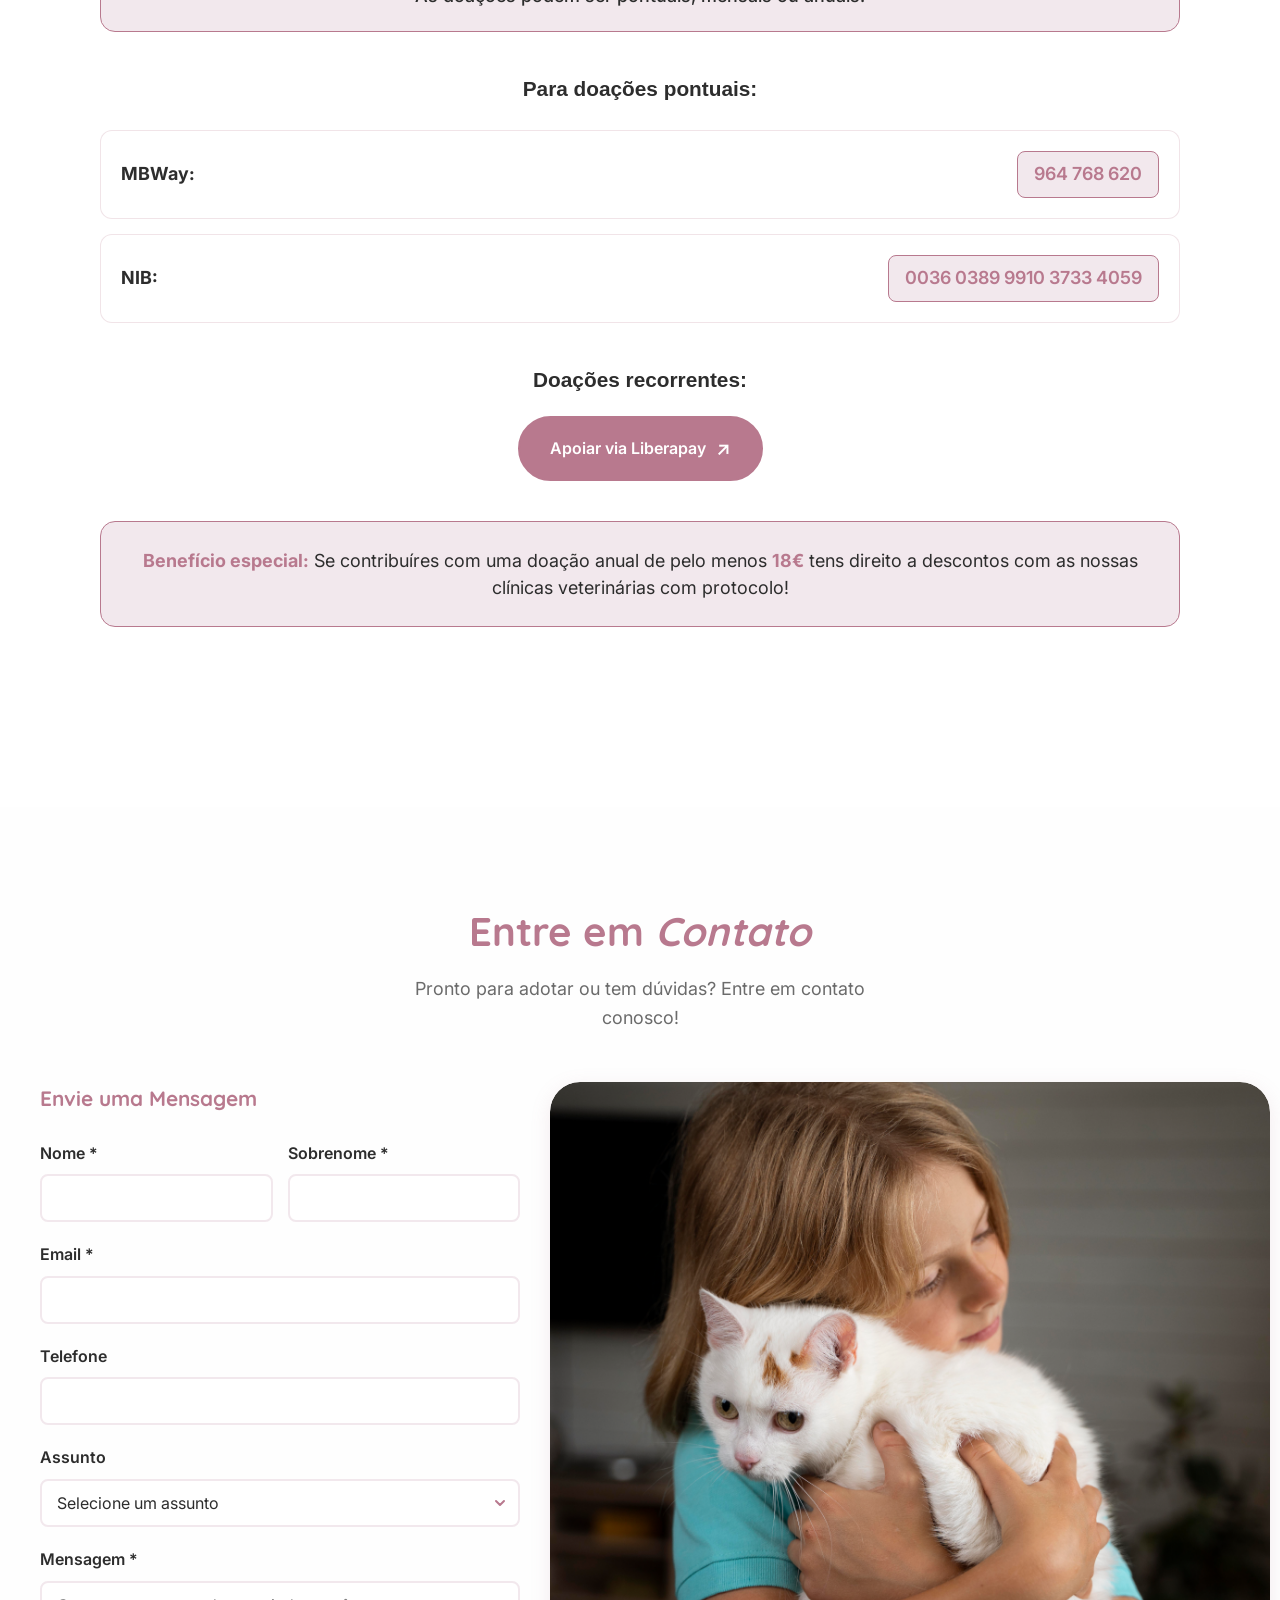
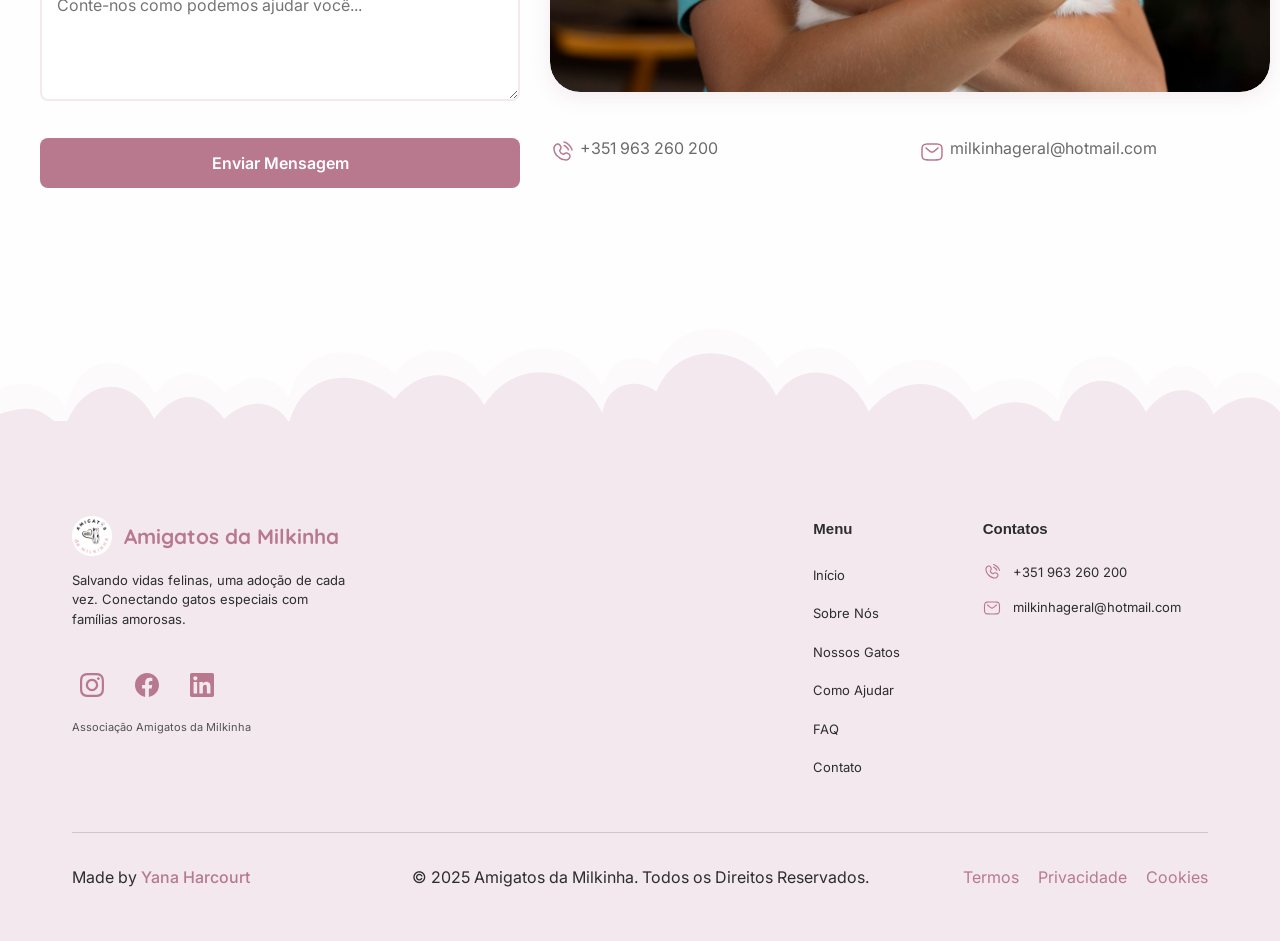
<file: donate.html>
<!DOCTYPE html>
<html lang="pt">

<head>
    <meta charset="UTF-8">
    <meta name="viewport" content="width=device-width, initial-scale=1.0">

    <!-- Portuguese SEO -->
    <meta name="description"
        content="Amigatos da Milkinha - abrigo de gatos em Braga. Gatos à espera de um lar. Adopção, voluntariado, donativos.">
    <meta name="keywords"
        content="abrigo de gatos, adopção de gatos, Braga, Portugal, voluntariado, donativos, felinos">
    <meta property="og:title" content="Amigatos da Milkinha - Abrigo de Gatos">
    <meta property="og:description" content="Cada gato merece amor. Gatos procuram um lar para sempre.">
    <meta property="og:image" content="./assets/img/hero.png">
    <meta property="og:url" content="https://amigatosdamilkinha.pt">
    <meta property="og:type" content="website">
    <meta property="og:locale" content="pt_PT">

    <title>Amigatos da Milkinha - Abrigo de Gatos</title>

    <link rel="icon" href="./logo.png">

    <link rel="preconnect" href="https://fonts.googleapis.com">
    <link rel="preconnect" href="https://fonts.gstatic.com" crossorigin>
    <link href="https://fonts.googleapis.com/css2?family=Quicksand:wght@300..700&display=swap" rel="stylesheet">
    <link href="https://fonts.googleapis.com/css2?family=Inter:wght@100..900&display=swap" rel="stylesheet">
    <link rel="stylesheet" href="./assets/styles.css">
    <link rel="stylesheet" href="./assets/donate.css">
</head>

<body>
    <!-- Navigation -->
    <nav class="nav" id="navbar">
        <div class="nav-container">
            <a href="index.html" class="logo">
                <img src="./assets/img/logo.png" alt="Logo" class="logo-image">
                Amigatos da Milkinha
            </a>
            <ul class="nav-links">
                <li><a href="index.html">Início</a></li>
                <li><a href="#sobre">Sobre</a></li>
                <li><a href="#servicos">Como Ajudar</a></li>
                <li><a href="#contato">Contato</a></li>
            </ul>
            <ul class="nav-buttons">
                <li><a href="cats_grid.html" class="btn btn-primary nav-btn-wide">Ver Gatos</a></li>
                <li><a href="#ajudar" class="btn btn-secondary nav-btn-wide">Ajudar</a></li>
                <div class="language-switcher">
                    <a href="./EN-donate.html" class="language-btn" title="Switch to English">
                        <span class="language-text">EN</span>
                    </a>
                </div>
            </ul>

            <div class="mobile-menu" id="mobileMenu">
                <span></span>
                <span></span>
                <span></span>
            </div>
        </div>
    </nav>

    <!-- =====================================================
    Hero Section
    ===================================================== -->
    <section class="donate-hero">
        <div class="donate-hero-container">
            <div class="donate-hero-content">
                <div class="donate-hero-left">
                    <img src="assets/img/Cat1.png" alt="Gato para adoção 1" class="donate-hero-image">
                </div>

                <div class="donate-hero-center">
                    <h1>Melhores Amigos para os Nossos Gatinhos</h1>
                    <p>Cada doação oferece esperança, cuidados médicos e amor para os nossos gatinhos à espera de um lar
                        para sempre.</p>
                </div>

                <div class="donate-hero-right">
                    <img src="assets/img/Cat2.png" alt="Gato para adoção 2" class="donate-hero-image">
                </div>
            </div>
        </div>
    </section>

    <!-- =====================================================
    Help Section
    ===================================================== -->
    <section class="help-section">
        <div class="help-wave"></div>
        <div class="help-content">
            <div class="help-section-container">
                <div class="help-header">
                    <h2>Como Ajudar</h2>
                    <img src="assets/img/lines.svg" alt="Decorative lines" class="help-header-decoration">
                </div>
                <div class="help-items">
                    <div class="help-item">
                        <img src="assets/img/Medication.svg" alt="Medicação" class="help-item-icon">
                        <h3>Medicação</h3>
                    </div>
                    <div class="help-item">
                        <img src="assets/img/cat-food1.svg" alt="Ração" class="help-item-icon">
                        <h3>Ração</h3>
                    </div>
                    <div class="help-item">
                        <img src="assets/img/food.svg" alt="Patê" class="help-item-icon">
                        <h3>Patê</h3>
                    </div>
                    <div class="help-item">
                        <img src="assets/img/cat-toys.svg" alt="Brinquedos" class="help-item-icon">
                        <h3>Brinquedos</h3>
                    </div>
                    <div class="help-item">
                        <img src="assets/img/cat-litter.svg" alt="Areia" class="help-item-icon">
                        <h3>Areia</h3>
                    </div>
                </div>
            </div>

            <div class="help-bank-section">
                <div class="help-bank-container">
                    <!-- Info box -->
                    <div class="help-payment-info">
                        <p>As doações podem ser pontuais, mensais ou anuais.</p>
                    </div>

                    <!-- Payment methods -->
                    <div class="help-payment-methods">
                        <h3>Para doações pontuais:</h3>
                        <div class="help-payment-methods-container">
                            <div class="help-payment-method">
                                <div class="help-method-label">
                                    <strong>MBWay:</strong>
                                </div>
                                <div class="help-method-value">
                                    964 768 620
                                </div>
                            </div>
                            <div class="help-payment-method">
                                <div class="help-method-label">
                                    <strong>NIB:</strong>
                                </div>
                                <div class="help-method-value">
                                    0036 0389 9910 3733 4059
                                </div>
                            </div>
                        </div>
                    </div>

                    <!-- Recurring donations -->
                    <div class="help-recurring">
                        <h3>Doações recorrentes:</h3>
                        <a href="https://liberapay.com/amigatosdamilkinha/" class="help-liberapay-btn" target="_blank">
                            Apoiar via Liberapay
                        </a>
                    </div>

                    <!-- Benefit notice -->
                    <div class="help-benefit-notice">
                        <p><strong>Benefício especial:</strong> Se contribuíres com uma doação anual de pelo menos
                            <strong>18€</strong> tens direito a descontos com as nossas clínicas veterinárias com
                            protocolo!
                        </p>
                    </div>
                </div>
            </div>
        </div>

        <div class="help-wave-close"></div>
    </section>

    <!-- =====================================================
    Ways Section
    ===================================================== -->
    <section class="ways-section">
        <div class="ways-container">
            <div class="way-item">
                <div class="way-content">
                    <h2>Família de Acolhimento</h2>
                    <p>Se tiveres possibilidade, podes ser família de acolhimento temporário de um dos nossos gatinhos,
                        ajudando-nos a oferecer-lhe um melhor cuidado.</p>
                    <p>Alguns gatinhos precisam de atenção especial - bebés órfãos, gatos em recuperação, ou aqueles que
                        necessitam de socialização antes da adopção definitiva.</p>
                </div>
                <div class="way-image">
                    <img src="./assets/img/Familia de Acolhimento.png" alt="Família de Acolhimento">
                </div>
            </div>

            <div class="way-item reverse">
                <div class="way-image">
                    <img src="./assets/img/Apoio financeiro mensal.png" alt="Apoio financeiro mensal">
                </div>
                <div class="way-content">
                    <h2>Apoio financeiro mensal</h2>
                    <p>Se assim o desejares, podes sempre apadrinha um bichinho e ajudar com as suas despesas de
                        alimentação e cuidados de saúde.</p>
                    <p>Ao apadrinhar, crias uma ligação especial com um gatinho específico e o teu apoio mensal ajuda a
                        cobrir ração, consultas veterinárias e tratamentos até encontrar uma família para sempre.</p>
                </div>
            </div>
        </div>
    </section>


    <!-- ============================================
    About Us section
    ============================================ -->
    <section class="donate-about-section">
        <div class="donate-about-container">
            <div class="donate-about-content">
                <h2>Sobre Nós</h2>
                <p>Amigatos da Milkinha é uma organização sem fins lucrativos dedicada a salvar as vidas dos nossos
                    amigos felinos em homenagem ao espírito indomável da nossa amada Milka. Com seu charme cativante e
                    carinho sem limites, tocou o coração de todos que encontrou e deixou um vazio que prometemos
                    preencher com propósito e compaixão.</p>
                <p>A nossa associação é motivada pela crença de que todos os patudos merecem a oportunidade de uma vida
                    feliz e saudável. Canalizamos o amor e a inspiração que bebemos da Milka num esforço incansável para
                    resgatar, reabilitar e realojar gatos necessitados. Através do nosso compromisso com o seu
                    bem-estar, esforçamo-nos por criar um mundo onde cada felino seja querido e receba o amor e o
                    cuidado que merece.</p>
            </div>
            <div class="donate-about-image">
                <img src="assets/img/Kitty.png" alt="Gatinho dos Amigos da Milkinha">
            </div>
        </div>
    </section>

    <!-- ============================================
    Bank Section
    ============================================ -->
    <section class="donate-payment-section">
        <div class="donate-payment-container">
            <!-- Header with icon -->
            <div class="donate-payment-header">
                <div class="donate-payment-title">
                    <h2>Doações Monetárias</h2>
                    <p>A forma mais directa de nos ajudares</p>
                </div>
            </div>

            <!-- Info box -->
            <div class="donate-payment-info">
                <p>As doações podem ser pontuais, mensais ou anuais.</p>
            </div>

            <!-- Payment methods -->
            <div class="donate-payment-methods">
                <h3>Para doações pontuais:</h3>

                <div class="donate-payment-method">
                    <div class="donate-method-label">
                        <strong>MBWay:</strong>
                    </div>
                    <div class="donate-method-value">
                        964 768 620
                    </div>
                </div>

                <div class="donate-payment-method">
                    <div class="donate-method-label">
                        <strong>NIB:</strong>
                    </div>
                    <div class="donate-method-value">
                        0036 0389 9910 3733 4059
                    </div>
                </div>
            </div>

            <!-- Recurring donations -->
            <div class="donate-recurring">
                <h3>Doações recorrentes:</h3>
                <a href="https://liberapay.com/amigatosdamilkinha/" class="donate-liberapay-btn" target="_blank">
                    Apoiar via Liberapay
                </a>
            </div>

            <!-- Benefit notice -->
            <div class="donate-benefit-notice">
                <p><strong>Benefício especial:</strong> Se contribuíres com uma doação anual de pelo menos
                    <strong>18€</strong> tens direito a descontos com as nossas clínicas veterinárias com protocolo!
                </p>
            </div>
        </div>
    </section>

    <!-- =====================================================
    Contact Section
    ===================================================== -->
    <section class="contact" id="contato">
        <div class="contact-container">

            <div class="section-header">
                <h2 class="fade-in">Entre em <span class="italic-text">Contato</span></h2>
                <p class="section-subheading fade-in">Pronto para adotar ou tem dúvidas? Entre em contato conosco!</p>
            </div>

            <div class="contact-content">
                <!-- LEFT SIDE - FORM (40%) -->
                <div class="contact-left fade-in">
                    <div class="contact-form">
                        <h3>Envie uma Mensagem</h3>

                        <!-- <form action="https://formspree.io/f/mkgvewpy" method="POST" id="contactForm"> -->
                        <form action="https://formspree.io/f/mkgvewpy" method="POST">
                            <div class="form-group form-row">
                                <div>
                                    <label for="firstName">Nome *</label>
                                    <input type="text" id="firstName" name="firstName" required>
                                </div>
                                <div>
                                    <label for="lastName">Sobrenome *</label>
                                    <input type="text" id="lastName" name="lastName" required>
                                </div>
                            </div>

                            <div class="form-group">
                                <label for="email">Email *</label>
                                <input type="email" id="email" name="email" required>
                            </div>

                            <div class="form-group">
                                <label for="phone">Telefone</label>
                                <input type="tel" id="phone" name="phone">
                            </div>

                            <div class="form-group">
                                <label for="subject">Assunto</label>
                                <select id="subject" name="subject">
                                    <option value="">Selecione um assunto</option>
                                    <option value="adocao">Adoção</option>
                                    <option value="voluntariado">Voluntariado</option>
                                    <option value="doacao">Doação</option>
                                    <option value="informacoes">Informações Gerais</option>
                                    <option value="outro">Outro</option>
                                </select>
                            </div>

                            <div class="form-group">
                                <label for="message">Mensagem *</label>
                                <textarea id="message" name="message"
                                    placeholder="Conte-nos como podemos ajudar você..." required></textarea>
                            </div>

                            <button type="submit" class="submit-btn">
                                Enviar Mensagem
                            </button>
                        </form>
                    </div>
                </div>

                <!-- RIGHT SIDE - MAP (60%) -->
                <div class="contact-right fade-in">
                    <!--  <div class="map-container">
                        <iframe
                            src="https://www.google.com/maps/embed?pb=!1m18!1m12!1m3!1d2976.7842474845624!2d-8.423774584655!3d41.555031479246676!2m3!1f0!2f0!3f0!3m2!1i1024!2i768!4f13.1!3m3!1m2!1s0xd24ffd9f5b8e7e7%3A0x7e9c8f8e8e8e8e8e!2sRua%20Fonte%20do%20Mundo%2C%2040%2C%204700-383%20Braga%2C%20Portugal!5e0!3m2!1spt!2spt!4v1652345678901!5m2!1spt!2spt"
                            allowfullscreen="" loading="lazy" referrerpolicy="no-referrer-when-downgrade"
                            title="Localização da Amigatos da Milkinha">
                        </iframe>
                    </div> -->

                    <div class="image-container">
                        <img src="assets/img/kid-with-a-cat.jpg" alt="Bebê com gatinho" class="contact-image">
                    </div>

                    <div class="contact-info-new">
                        <div class="contact-info-item">
                            <div class="contact-icon contact-icon-phone"></div>
                            <a href="tel:+351963260200">+351 963 260 200</a>
                        </div>

                        <div class="contact-info-item">
                            <div class="contact-icon contact-icon-email"></div>
                            <a href="mailto:milkinhageral@hotmail.com">milkinhageral@hotmail.com</a>
                        </div>

                        <!-- <div class="contact-info-item">
                            <div class="contact-icon contact-icon-location"></div>
                            <p>Rua Fonte do Mundo, nº 40, 4700-383 Braga</p>
                        </div> -->
                    </div>
                </div>
            </div>
        </div>
    </section>

    <!-- ============================================
    Footer Section
    ============================================ -->
    <div class="footer-wrapper">
        <svg class="footer-wave" width="1923" height="153" viewBox="0 0 1923 153" fill="none"
            xmlns="http://www.w3.org/2000/svg">
            <path opacity="0.2"
                d="M98 120.818C87 90.3177 39.5 73.3177 1 90.3177V143.318H1923V87.3177C1892 57.3164 1856.5 56.3164 1826.5 90.3164C1800 44.3164 1758 44.3164 1722 87.3177C1690 21.3164 1604.5 24.3164 1590 108.816C1561 68.8151 1510 64.3164 1463 97.3164C1427 33.8151 1357.5 29.8164 1305 87.3177C1278 21.8164 1209.5 7.31641 1166.5 60.8184C1128.5 -11.6836 1028 -26.1817 987 54.8177C951 33.822 918 43.3219 905 87.3177C868 17.3219 791 6.8232 726 72.8177C689 22.3234 633 18.8235 593 67.3177C531 16.8206 453 26.3208 434.5 103.818C414 68.8235 368 64.3235 337 98.8235C310.5 58.8293 267 53.3235 233 97.3177C198.5 38.819 123 25.3235 98 120.818Z"
                fill="#F2E8ED" />
            <path
                d="M96 152.854C123 68.855 199.5 68.352 231.5 135.854C265 91.3551 304.5 92.3551 337 135.854C371.5 101.855 415 106.855 434.5 141.354C456.5 59.8607 539 57.8583 593 105.354C637.5 50.862 699 63.8615 727.5 114.854C773 42.3659 870.5 52.8638 905.5 127.354C910 81.3658 958.5 71.8658 986 94.8543C1025 2.87308 1136.5 32.3661 1166 101.354C1201 44.3731 1278.5 59.3731 1305 124.854C1353.5 63.3731 1430 71.8731 1462.5 137.854C1505 100.373 1553 100.373 1589.5 145.354C1608.5 59.3731 1689 60.3731 1721.5 125.354C1753.5 80.3731 1805 82.3731 1823 128.354C1856.5 97.3731 1896.5 94.3731 1923 125.354V152.854H96H0V128.354C0 128.354 30.7226 117.216 50 121.354C71.2874 125.924 96 152.854 96 152.854Z"
                fill="#F2E8ED" />
        </svg>

        <footer class="footer">
            <div class="footer-container">
                <div class="footer-content">
                    <!-- Logo and Description -->
                    <div class="footer-logo-section">
                        <div class="footer-logo">
                            <img src="./assets/img/logo.png" alt="Amigatos da Milkinha" class="footer-logo-img">
                            <span class="footer-logo-text">Amigatos da Milkinha</span>
                        </div>
                        <p class="footer-description">
                            Salvando vidas felinas, uma adoção de cada vez. Conectando gatos especiais com famílias
                            amorosas.
                        </p>
                        <div class="footer-social">
                            <a href="https://instagram.com/amigatosdamilkinha" target="_blank" aria-label="Instagram">
                                <svg width="24" height="24" viewBox="0 0 24 24" fill="none"
                                    xmlns="http://www.w3.org/2000/svg">
                                    <path
                                        d="M12 2.163c3.204 0 3.584.012 4.85.07 3.252.148 4.771 1.691 4.919 4.919.058 1.265.069 1.645.069 4.849 0 3.205-.012 3.584-.069 4.849-.149 3.225-1.664 4.771-4.919 4.919-1.266.058-1.644.07-4.85.07-3.204 0-3.584-.012-4.849-.07-3.26-.149-4.771-1.699-4.919-4.92-.058-1.265-.07-1.644-.07-4.849 0-3.204.013-3.583.07-4.849.149-3.227 1.664-4.771 4.919-4.919 1.266-.057 1.645-.069 4.849-.069zm0-2.163c-3.259 0-3.667.014-4.947.072-4.358.2-6.78 2.618-6.98 6.98-.059 1.281-.073 1.689-.073 4.948 0 3.259.014 3.668.072 4.948.2 4.358 2.618 6.78 6.98 6.98 1.281.058 1.689.072 4.948.072 3.259 0 3.668-.014 4.948-.072 4.354-.2 6.782-2.618 6.979-6.98.059-1.28.073-1.689.073-4.948 0-3.259-.014-3.667-.072-4.947-.196-4.354-2.617-6.78-6.979-6.98-1.281-.059-1.69-.073-4.949-.073zm0 5.838c-3.403 0-6.162 2.759-6.162 6.162s2.759 6.163 6.162 6.163 6.162-2.759 6.162-6.163c0-3.403-2.759-6.162-6.162-6.162zm0 10.162c-2.209 0-4-1.79-4-4 0-2.209 1.791-4 4-4s4 1.791 4 4c0 2.21-1.791 4-4 4zm6.406-11.845c-.796 0-1.441.645-1.441 1.44s.645 1.44 1.441 1.44c.795 0 1.439-.645 1.439-1.44s-.644-1.44-1.439-1.44z"
                                        fill="currentColor" />
                                </svg>
                            </a>
                            <a href="https://facebook.com/amigatosdamilkinha" target="_blank" aria-label="Facebook">
                                <svg width="24" height="24" viewBox="0 0 24 24" fill="none"
                                    xmlns="http://www.w3.org/2000/svg">
                                    <path
                                        d="M24 12.073c0-6.627-5.373-12-12-12s-12 5.373-12 12c0 5.99 4.388 10.954 10.125 11.854v-8.385H7.078v-3.47h3.047V9.43c0-3.007 1.792-4.669 4.533-4.669 1.312 0 2.686.235 2.686.235v2.953H15.83c-1.491 0-1.956.925-1.956 1.874v2.25h3.328l-.532 3.47h-2.796v8.385C19.612 23.027 24 18.062 24 12.073z"
                                        fill="currentColor" />
                                </svg>
                            </a>
                            <a href="https://www.linkedin.com/company/amigatos-da-milkinha/about/" target="_blank"
                                aria-label="LinkedIn">
                                <svg width="24" height="24" viewBox="0 0 24 24" fill="none"
                                    xmlns="http://www.w3.org/2000/svg">
                                    <path
                                        d="M20.447 20.452h-3.554v-5.569c0-1.328-.027-3.037-1.852-3.037-1.853 0-2.136 1.445-2.136 2.939v5.667H9.351V9h3.414v1.561h.046c.477-.9 1.637-1.85 3.37-1.85 3.601 0 4.267 2.37 4.267 5.455v6.286zM5.337 7.433c-1.144 0-2.063-.926-2.063-2.065 0-1.138.92-2.063 2.063-2.063 1.14 0 2.064.925 2.064 2.063 0 1.139-.925 2.065-2.064 2.065zm1.782 13.019H3.555V9h3.564v11.452zM22.225 0H1.771C.792 0 0 .774 0 1.729v20.542C0 23.227.792 24 1.771 24h20.451C23.2 24 24 23.227 24 22.271V1.729C24 .774 23.2 0 22.222 0h.003z"
                                        fill="currentColor" />
                                </svg>
                            </a>
                        </div>
                        <div class="footer-legal">
                            Associação Amigatos da Milkinha<br>
                            <!-- Rua Fonte do Mundo, nº 40, 4700-383 Braga -->
                        </div>
                    </div>

                    <!-- Menu -->
                    <div class="footer-section">
                        <h4>Menu</h4>
                        <ul class="footer-links">
                            <li><a href="index.html">Início</a></li>
                            <li><a href="#sobre">Sobre Nós</a></li>
                            <li><a href="cats_grid.html">Nossos Gatos</a></li>
                            <li><a href="#servicos">Como Ajudar</a></li>
                            <li><a href="#faq">FAQ</a></li>
                            <li><a href="#contato">Contato</a></li>
                        </ul>
                    </div>

                    <!-- Contacts -->
                    <div class="footer-section">
                        <h4>Contatos</h4>
                        <div class="contact-item">
                            <img src="./assets/img/Phone Calling Rounded.svg" alt="Telefone" class="contact-icon">
                            <span>+351 963 260 200</span>
                        </div>
                        <div class="contact-item">
                            <img src="./assets/img/Letter.svg" alt="Email" class="contact-icon">
                            <span>milkinhageral@hotmail.com</span>
                        </div>
                        <!-- <div class="contact-item">
                            <img src="./assets/img/Map Point.svg" alt="Endereço" class="contact-icon">
                            <span>Rua Fonte do Mundo, nº 40<br>4700-383 Braga, Portugal</span>
                        </div> -->
                        <!-- <div class="contact-item">
                            <img src="./assets/img/Case.svg" alt="Horário" class="contact-icon">
                            <span>Seg-Dom 9:00-18:00</span>
                        </div> -->
                    </div>
                </div>

                <div class="footer-bottom">
                    <div class="footer-copyright">
                        <div class="footer-left">
                            <p>Made by <a href="http://yanaharcourt.dev" class="designer-link">Yana Harcourt</a></p>
                        </div>
                        <div class="footer-center">
                            <p>© 2025 Amigatos da Milkinha. Todos os Direitos Reservados.</p>
                        </div>
                        <div class="footer-right">
                            <a href="#">Termos</a>
                            <a href="#">Privacidade</a>
                            <a href="#">Cookies</a>
                        </div>
                    </div>
                </div>
            </div>
        </footer>
    </div>

    <!-- ============================================
    SCRIPTS
    ============================================ -->
    <!-- Fade in animation -->
    <script>
        const observerOptions = {
            threshold: 0.1,
            rootMargin: '0px 0px -50px 0px'
        };

        const observer = new IntersectionObserver((entries) => {
            entries.forEach(entry => {
                if (entry.isIntersecting) {
                    entry.target.classList.add('visible');
                }
            });
        }, observerOptions);

        // Observe all fade-in elements
        document.querySelectorAll('.fade-in').forEach(el => {
            observer.observe(el);
        });

        // Smooth scrolling for anchor links
        document.querySelectorAll('a[href^="#"]').forEach(anchor => {
            anchor.addEventListener('click', function (e) {
                e.preventDefault();
                const target = document.querySelector(this.getAttribute('href'));
                if (target) {
                    target.scrollIntoView({
                        behavior: 'smooth',
                        block: 'start'
                    });
                }
            });
        });
    </script>

    <!--  ==============================
    Contact Section
    ============================== -->
    <script>
        // Contact Form JavaScript for GitHub Pages
        document.addEventListener('DOMContentLoaded', function () {
            const contactForm = document.getElementById('contactForm');

            if (contactForm) {
                contactForm.addEventListener('submit', function (e) {
                    e.preventDefault();

                    const form = this;
                    const formData = new FormData(form);
                    const submitBtn = form.querySelector('.submit-btn');
                    const originalText = submitBtn.textContent;

                    // Show loading state
                    submitBtn.textContent = 'Enviando...';
                    submitBtn.disabled = true;

                    // Remove any existing messages
                    const existingMessage = form.querySelector('.form-message');
                    if (existingMessage) {
                        existingMessage.remove();
                    }

                    // For GitHub Pages, you'll need to replace this URL with your actual form service
                    // Options: Formspree, Netlify Forms, EmailJS, etc.
                    fetch('https://formspree.io/f/mkgvewpy', {
                        method: 'POST',
                        body: formData,
                        headers: {
                            'Accept': 'application/json'
                        }
                    })
                        .then(response => {
                            if (response.ok) {
                                // Show success message
                                const successMessage = document.createElement('div');
                                successMessage.className = 'form-message success';
                                successMessage.textContent = 'Mensagem enviada com sucesso! Entraremos em contato em breve.';
                                form.insertBefore(successMessage, form.firstChild);

                                // Reset form
                                form.reset();
                            } else {
                                throw new Error('Erro no envio');
                            }
                        })
                        .catch(error => {
                            // Show error message
                            const errorMessage = document.createElement('div');
                            errorMessage.className = 'form-message error';
                            errorMessage.textContent = 'Erro ao enviar mensagem. Tente novamente ou entre em contato diretamente.';
                            form.insertBefore(errorMessage, form.firstChild);
                        })
                        .finally(() => {
                            // Reset button
                            submitBtn.textContent = originalText;
                            submitBtn.disabled = false;
                        });
                });
            }
        });

        // Alternative: Simple mailto fallback for GitHub Pages
        function sendEmailFallback() {
            const firstName = document.getElementById('firstName')?.value || '';
            const lastName = document.getElementById('lastName')?.value || '';
            const email = document.getElementById('email')?.value || '';
            const phone = document.getElementById('phone')?.value || '';
            const subject = document.getElementById('subject')?.value || '';
            const message = document.getElementById('message')?.value || '';

            const emailSubject = subject ? `[${subject}] Contato do site` : 'Contato do site';
            const emailBody = `Nome: ${firstName} ${lastName}
        Email: ${email}
        Telefone: ${phone}
        Assunto: ${subject}

        Mensagem:
        ${message}`;

            const mailtoLink = `mailto:milkinhageral@hotmail.com?subject=${encodeURIComponent(emailSubject)}&body=${encodeURIComponent(emailBody)}`;
            window.location.href = mailtoLink;
        }

        // To use mailto fallback instead of Formspree, uncomment the lines below:
        /*
        document.addEventListener('DOMContentLoaded', function() {
            const contactForm = document.getElementById('contactForm');
            if (contactForm) {
                contactForm.addEventListener('submit', function(e) { 
                    e.preventDefault(); 
                    sendEmailFallback(); 
                });
            }
        });
        */
    </script>

    <!-- Mobile Nav. menu -->
    <script>
        document.addEventListener('DOMContentLoaded', function () {
            const mobileMenuButton = document.getElementById('mobileMenu');
            const navigationMenu = document.querySelector('.nav-links');
            const navButtons = document.querySelector('.nav-buttons');
            const languageSwitcher = document.querySelector('.language-switcher');

            // Create mobile overlay
            let mobileOverlay = document.querySelector('.mobile-overlay');
            if (!mobileOverlay) {
                mobileOverlay = document.createElement('div');
                mobileOverlay.className = 'mobile-overlay';
                document.body.appendChild(mobileOverlay);
            }

            // Check if elements exist
            if (!mobileMenuButton || !navigationMenu) {
                console.error('Mobile menu elements not found');
                return;
            }

            // Toggle mobile menu
            function toggleMobileMenu(e) {
                e.preventDefault();
                e.stopPropagation();

                const isOpen = navigationMenu.classList.contains('mobile-active');

                if (isOpen) {
                    closeMobileMenu();
                } else {
                    openMobileMenu();
                }
            }

            // Open mobile menu
            function openMobileMenu() {
                // Сначала показываем overlay
                mobileOverlay.style.display = 'block';
                mobileOverlay.classList.add('active');

                // Затем активируем меню
                navigationMenu.classList.add('mobile-active');
                mobileMenuButton.classList.add('active');

                // Show buttons and language switcher on mobile
                if (navButtons) {
                    navButtons.classList.add('mobile-active');
                }
                if (languageSwitcher) {
                    languageSwitcher.classList.add('mobile-active');
                }

                // Prevent background scroll
                document.body.style.overflow = 'hidden';
            }

            // Close mobile menu
            function closeMobileMenu() {
                navigationMenu.classList.remove('mobile-active');
                mobileMenuButton.classList.remove('active');
                mobileOverlay.classList.remove('active');

                // Hide buttons and language switcher
                if (navButtons) {
                    navButtons.classList.remove('mobile-active');
                }
                if (languageSwitcher) {
                    languageSwitcher.classList.remove('mobile-active');
                }

                // Restore background scroll
                document.body.style.overflow = '';

                // Hide overlay after animation
                setTimeout(() => {
                    if (!mobileOverlay.classList.contains('active')) {
                        mobileOverlay.style.display = 'none';
                    }
                }, 300);
            }

            // Event listeners
            mobileMenuButton.addEventListener('click', toggleMobileMenu);

            // Close menu when clicking on navigation links
            navigationMenu.addEventListener('click', function (e) {
                if (e.target.tagName === 'A') {
                    closeMobileMenu();
                }
            });

            // Close menu when clicking on nav buttons
            if (navButtons) {
                navButtons.addEventListener('click', function (e) {
                    if (e.target.tagName === 'A') {
                        closeMobileMenu();
                    }
                });
            }

            // Close menu when clicking on overlay
            mobileOverlay.addEventListener('click', closeMobileMenu);

            // Close menu on window resize to desktop
            window.addEventListener('resize', function () {
                if (window.innerWidth > 768) {
                    closeMobileMenu();
                }
            });

            // Handle escape key
            document.addEventListener('keydown', function (e) {
                if (e.key === 'Escape' && navigationMenu.classList.contains('mobile-active')) {
                    closeMobileMenu();
                }
            });

            // Ensure overlay is properly hidden on page load
            mobileOverlay.style.display = 'none';
        });

        // Navbar scroll effect (keep existing)
        window.addEventListener('scroll', () => {
            const navbar = document.getElementById('navbar');
            if (navbar) {
                if (window.scrollY > 100) {
                    navbar.classList.add('scrolled');
                } else {
                    navbar.classList.remove('scrolled');
                }
            }
        });
    </script>
</body>

</html>
</file>
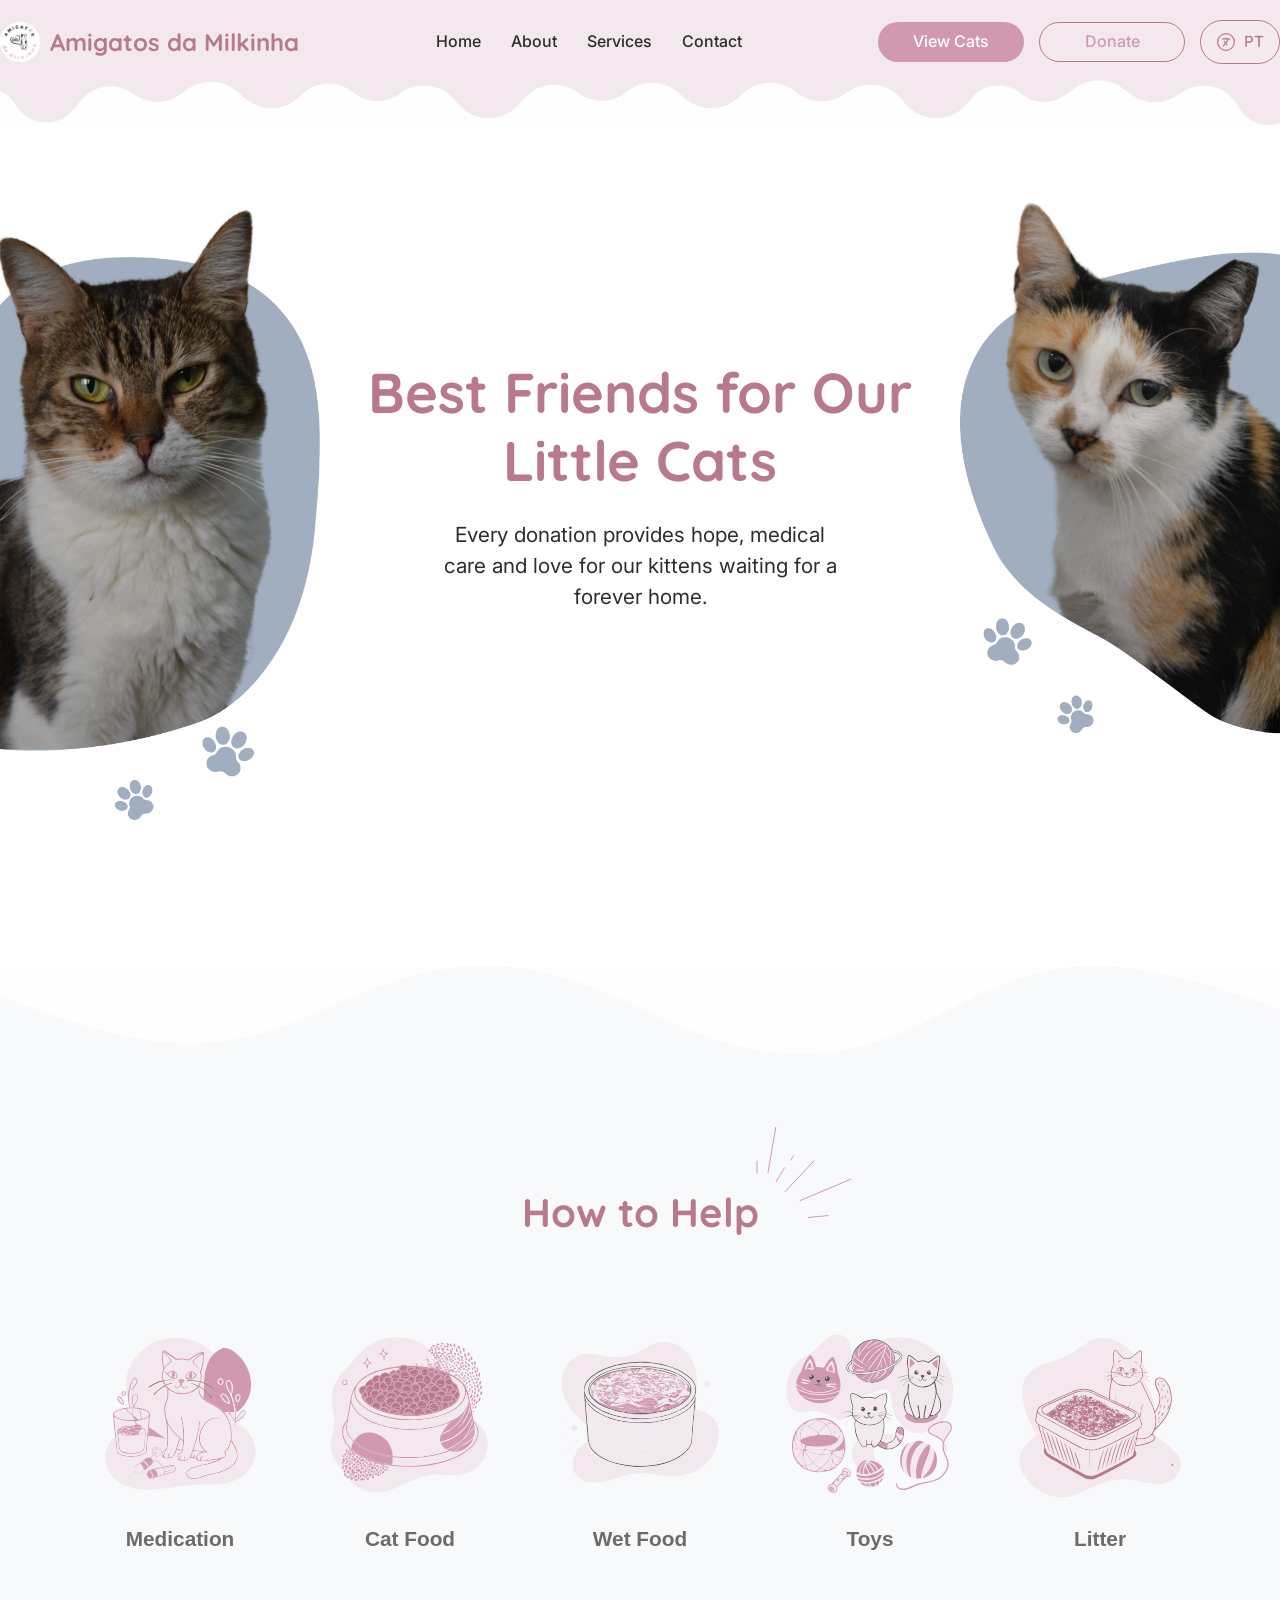
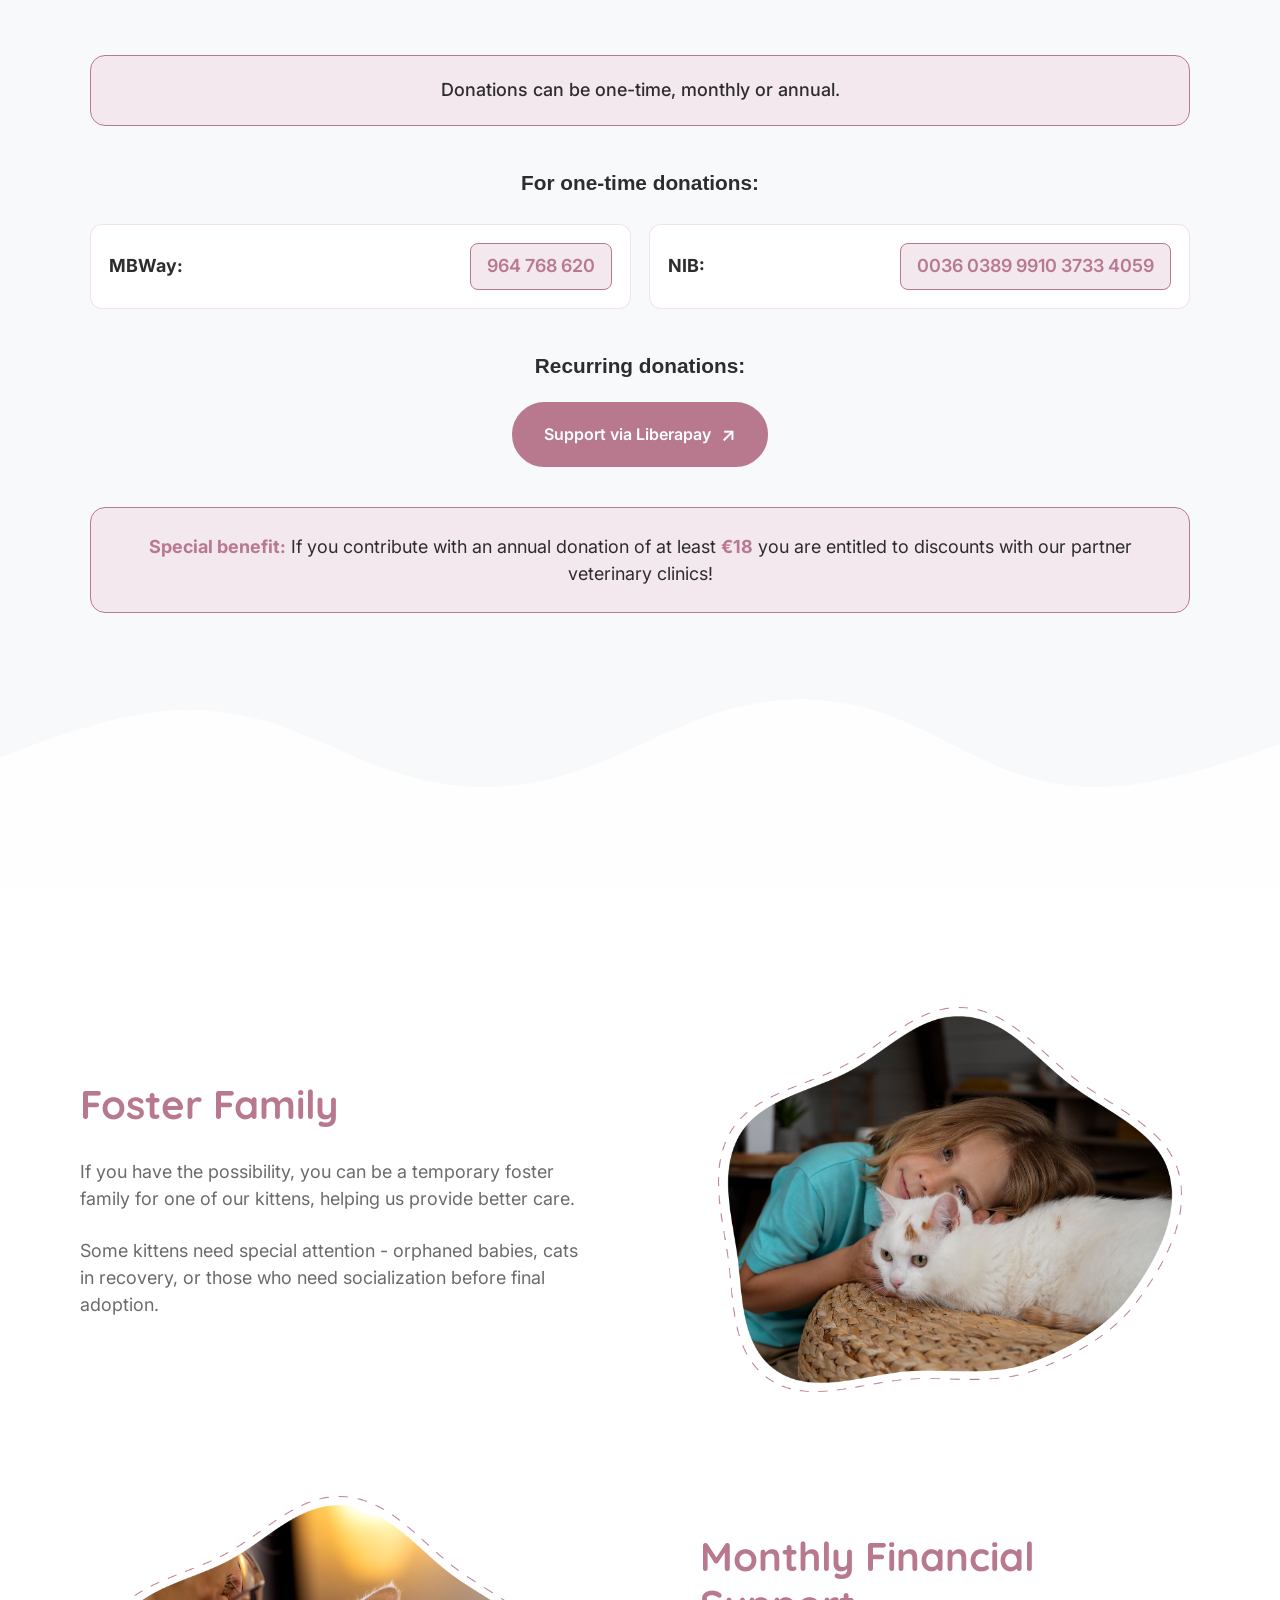
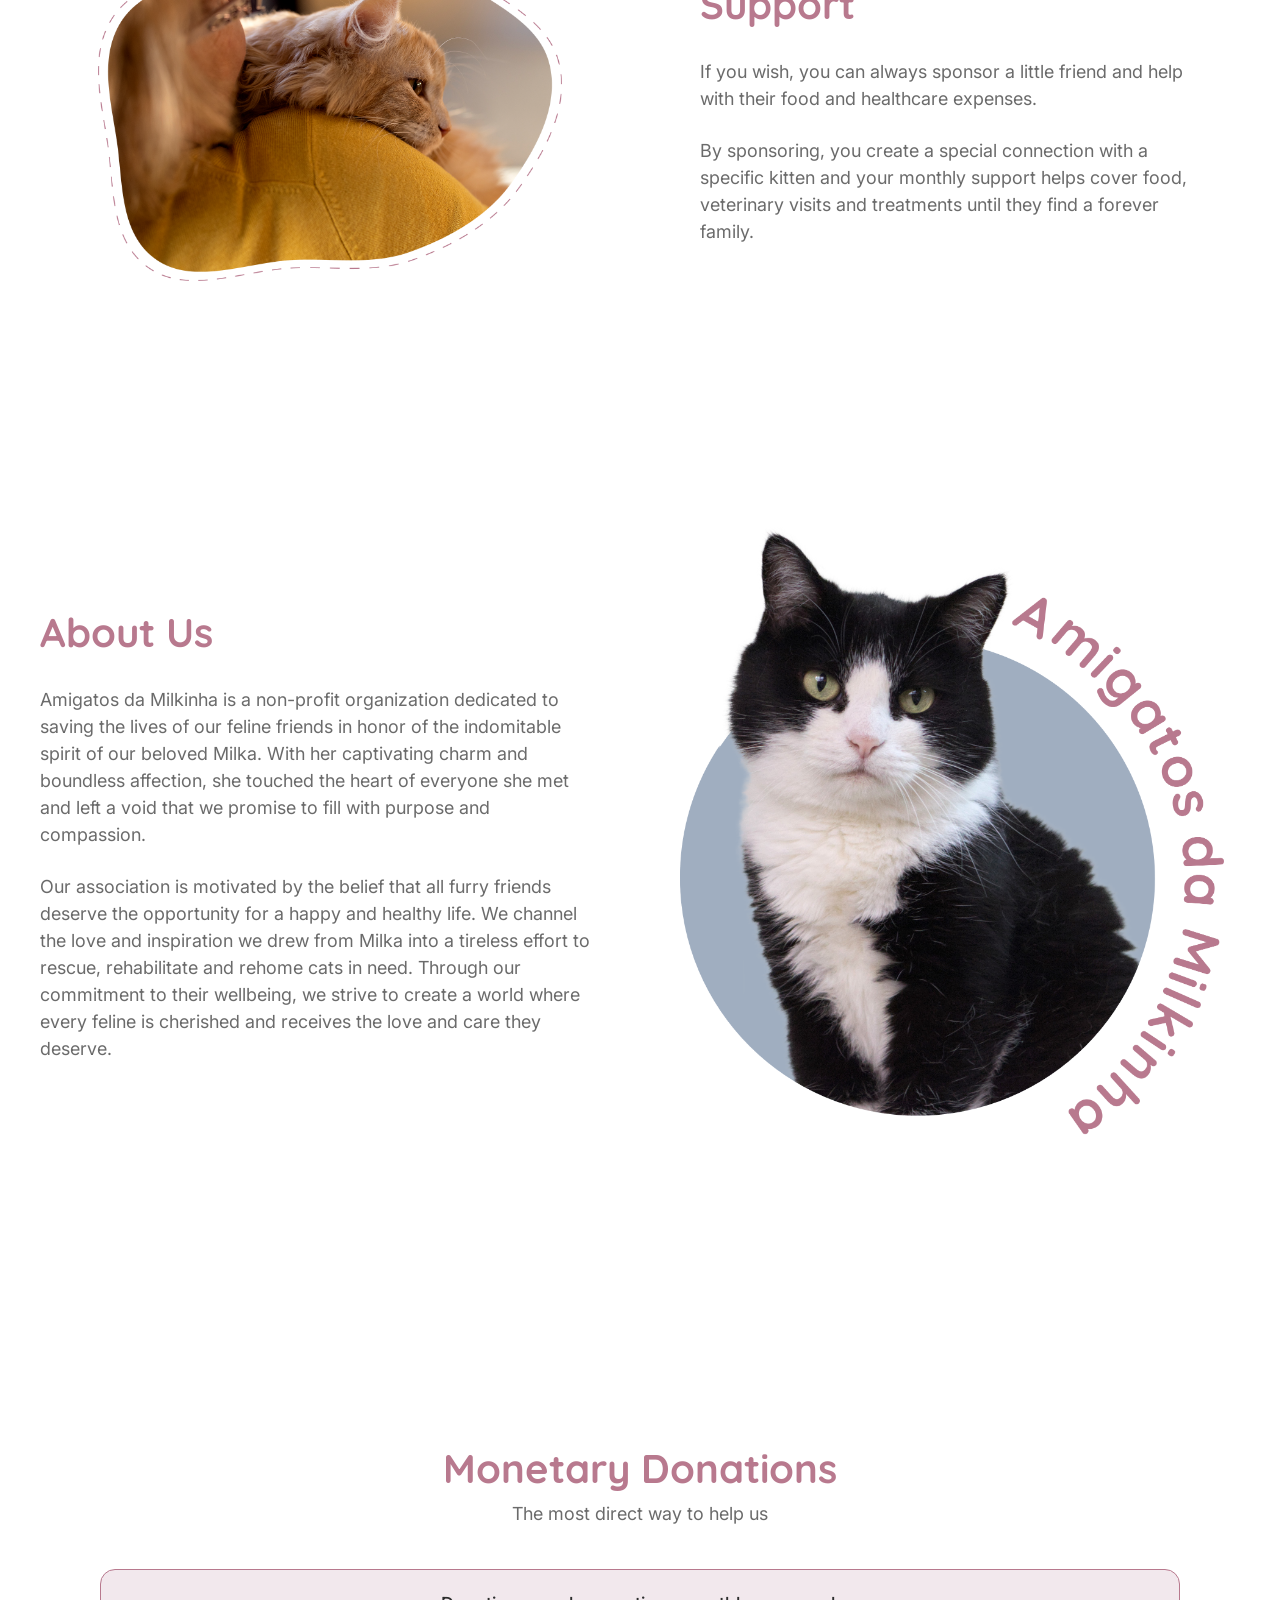
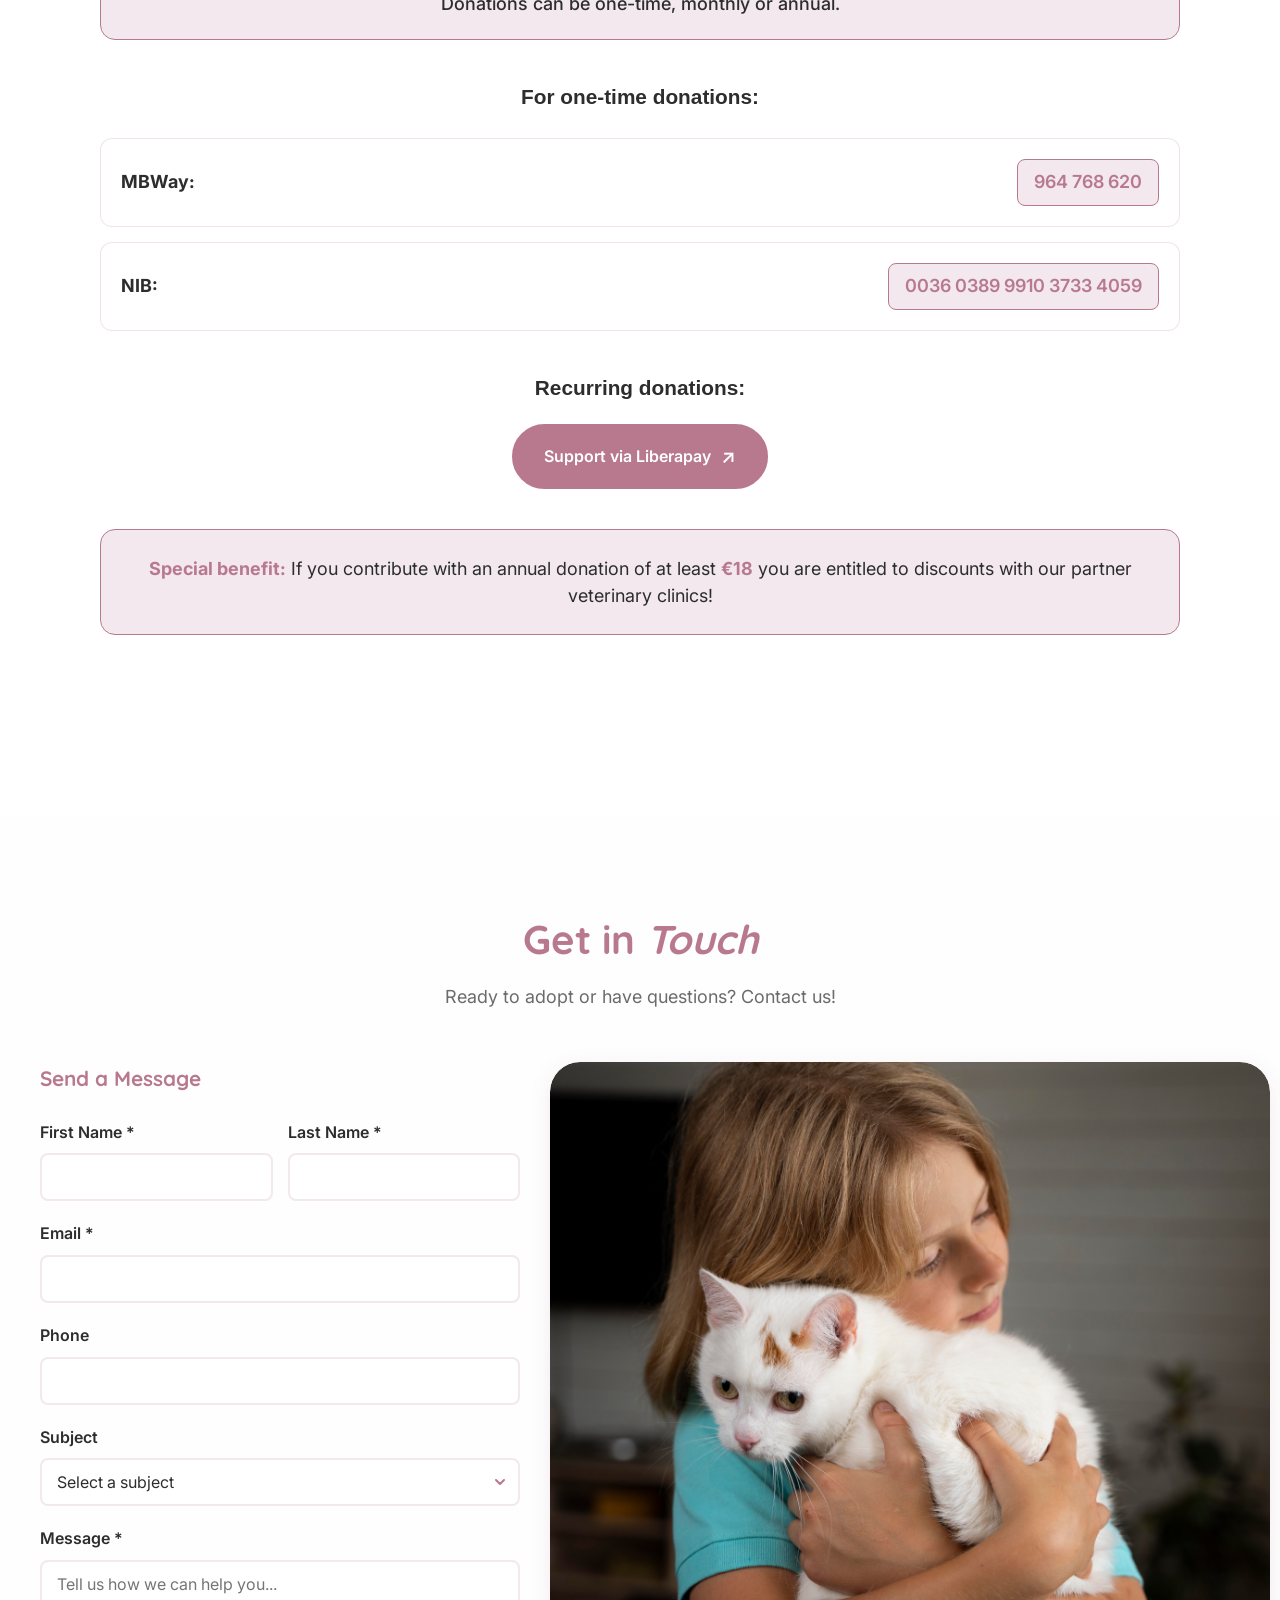
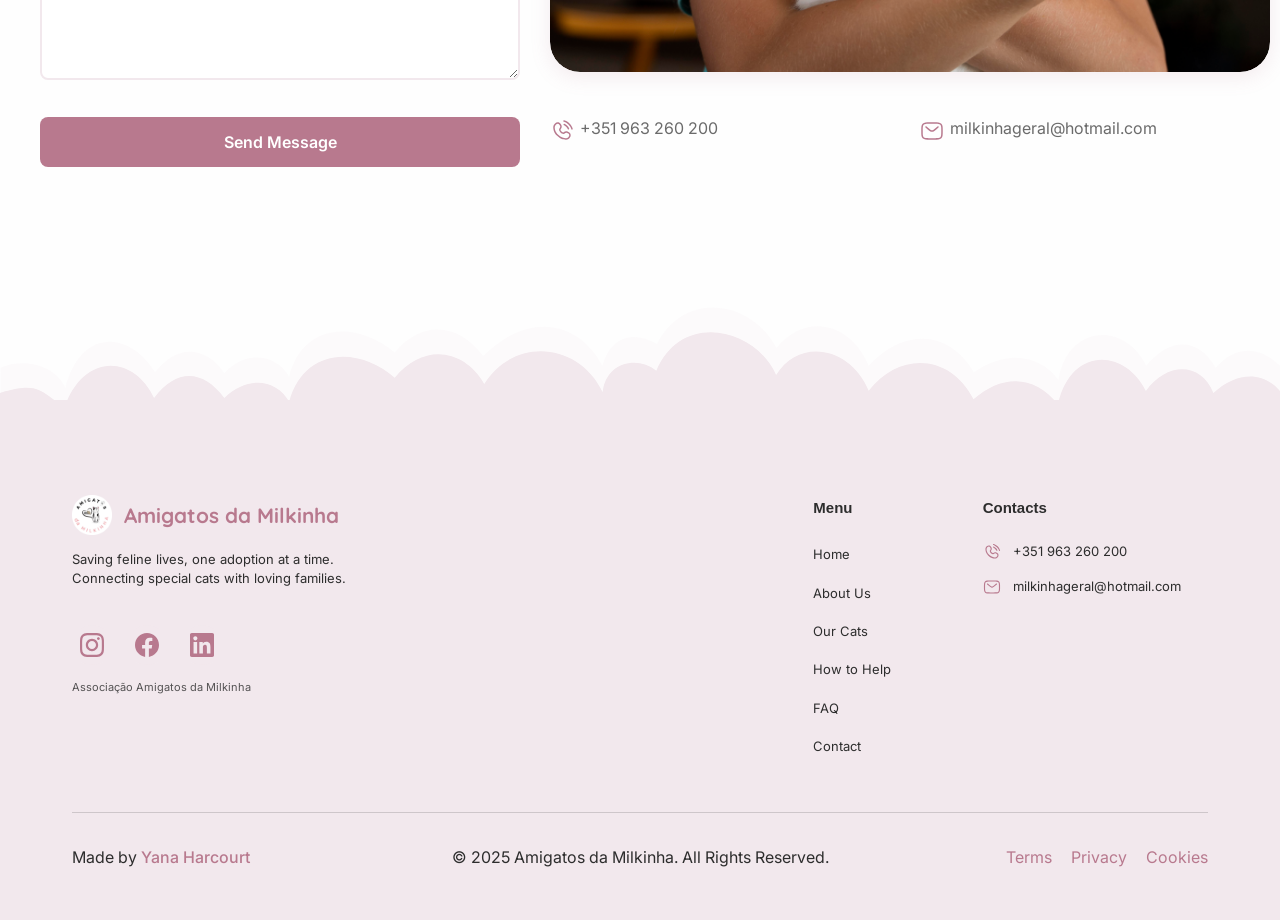
<file: EN-donate.html>
<!DOCTYPE html>
<html lang="en">

<head>
    <meta charset="UTF-8">
    <meta name="viewport" content="width=device-width, initial-scale=1.0">

    <!-- English SEO -->
    <meta name="description"
        content="Amigatos da Milkinha - cat shelter in Braga. Cats waiting for a home. Adoption, volunteering, donations.">
    <meta name="keywords" content="cat shelter, cat adoption, Braga, Portugal, volunteering, donations, felines">
    <meta property="og:title" content="Amigatos da Milkinha - Cat Shelter">
    <meta property="og:description" content="Every cat deserves love. Cats looking for a forever home.">
    <meta property="og:image" content="./assets/img/hero.png">
    <meta property="og:url" content="https://amigatosdamilkinha.pt/en">
    <meta property="og:type" content="website">
    <meta property="og:locale" content="en">

    <title>Amigatos da Milkinha - Cat Shelter</title>

    <link rel="icon" href="../logo.png">
    <link rel="preconnect" href="https://fonts.googleapis.com">
    <link rel="preconnect" href="https://fonts.gstatic.com" crossorigin>
    <link href="https://fonts.googleapis.com/css2?family=Quicksand:wght@300..700&display=swap" rel="stylesheet">
    <link href="https://fonts.googleapis.com/css2?family=Inter:wght@100..900&display=swap" rel="stylesheet">
    <link rel="stylesheet" href="./assets/styles.css">
    <link rel="stylesheet" href="./assets/donate.css">
</head>

<body>
    <!-- Navigation -->
    <nav class="nav" id="navbar">
        <div class="nav-container">
            <a href="EN-index.html" class="logo">
                <img src="./assets/img/logo.png" alt="Logo" class="logo-image">
                Amigatos da Milkinha
            </a>
            <ul class="nav-links">
                <li><a href="EN-index.html">Home</a></li>
                <li><a href="#sobre">About</a></li>
                <li><a href="#servicos">Services</a></li>
                <li><a href="#contato">Contact</a></li>
            </ul>
            <ul class="nav-buttons">
                <li><a href="EN-cats_grid.html" class="btn btn-primary nav-btn-wide">View Cats</a></li>
                <li><a href="./EN-donate.html" class="btn btn-secondary nav-btn-wide">Donate</a></li>
                <div class="language-switcher">
                    <a href="./donate.html" class="language-btn" title="Switch to Portuguese">
                        <span class="language-text">PT</span>
                    </a>
                </div>
            </ul>
            <div class="mobile-menu" id="mobileMenu">
                <span></span>
                <span></span>
                <span></span>
            </div>
        </div>
    </nav>

    <!-- =====================================================
    Hero Section
    ===================================================== -->
    <section class="donate-hero">
        <div class="donate-hero-container">
            <div class="donate-hero-content">
                <div class="donate-hero-left">
                    <img src="./assets/img/Cat1.png" alt="Cat for adoption 1" class="donate-hero-image">
                </div>
                <div class="donate-hero-center">
                    <h1>Best Friends for Our Little Cats</h1>
                    <p>Every donation provides hope, medical care and love for our kittens waiting for a forever home.
                    </p>
                </div>
                <div class="donate-hero-right">
                    <img src="./assets/img/Cat2.png" alt="Cat for adoption 2" class="donate-hero-image">
                </div>
            </div>
        </div>
    </section>

    <!-- =====================================================
    Help Section
    ===================================================== -->
    <section class="help-section">
        <div class="help-wave"></div>
        <div class="help-content">
            <div class="help-section-container">
                <div class="help-header">
                    <h2>How to Help</h2>
                    <img src="./assets/img/lines.svg" alt="Decorative lines" class="help-header-decoration">
                </div>
                <div class="help-items">
                    <div class="help-item">
                        <img src="./assets/img/Medication.svg" alt="Medication" class="help-item-icon">
                        <h3>Medication</h3>
                    </div>
                    <div class="help-item">
                        <img src="./assets/img/cat-food1.svg" alt="Cat Food" class="help-item-icon">
                        <h3>Cat Food</h3>
                    </div>
                    <div class="help-item">
                        <img src="./assets/img/food.svg" alt="Wet Food" class="help-item-icon">
                        <h3>Wet Food</h3>
                    </div>
                    <div class="help-item">
                        <img src="./assets/img/cat-toys.svg" alt="Toys" class="help-item-icon">
                        <h3>Toys</h3>
                    </div>
                    <div class="help-item">
                        <img src="./assets/img/cat-litter.svg" alt="Litter" class="help-item-icon">
                        <h3>Litter</h3>
                    </div>
                </div>
            </div>
            <div class="help-bank-section">
                <div class="help-bank-container">
                    <!-- Info box -->
                    <div class="help-payment-info">
                        <p>Donations can be one-time, monthly or annual.</p>
                    </div>
                    <!-- Payment methods -->
                    <div class="help-payment-methods">
                        <h3>For one-time donations:</h3>
                        <div class="help-payment-methods-container">
                            <div class="help-payment-method">
                                <div class="help-method-label">
                                    <strong>MBWay:</strong>
                                </div>
                                <div class="help-method-value">
                                    964 768 620
                                </div>
                            </div>
                            <div class="help-payment-method">
                                <div class="help-method-label">
                                    <strong>NIB:</strong>
                                </div>
                                <div class="help-method-value">
                                    0036 0389 9910 3733 4059
                                </div>
                            </div>
                        </div>
                    </div>
                    <!-- Recurring donations -->
                    <div class="help-recurring">
                        <h3>Recurring donations:</h3>
                        <a href="https://liberapay.com/amigatosdamilkinha/" class="help-liberapay-btn" target="_blank">
                            Support via Liberapay
                        </a>
                    </div>
                    <!-- Benefit notice -->
                    <div class="help-benefit-notice">
                        <p><strong>Special benefit:</strong> If you contribute with an annual donation of at least
                            <strong>€18</strong> you are entitled to discounts with our partner veterinary clinics!
                        </p>
                    </div>
                </div>
            </div>
        </div>
        <div class="help-wave-close"></div>
    </section>

    <!-- =====================================================
    Ways Section
    ===================================================== -->
    <section class="ways-section">
        <div class="ways-container">
            <div class="way-item">
                <div class="way-content">
                    <h2>Foster Family</h2>
                    <p>If you have the possibility, you can be a temporary foster family for one of our kittens, helping
                        us provide better care.</p>
                    <p>Some kittens need special attention - orphaned babies, cats in recovery, or those who need
                        socialization before final adoption.</p>
                </div>
                <div class="way-image">
                    <img src="./assets/img/Familia de Acolhimento.png" alt="Foster Family">
                </div>
            </div>
            <div class="way-item reverse">
                <div class="way-image">
                    <img src="./assets/img/Apoio financeiro mensal.png" alt="Monthly financial support">
                </div>
                <div class="way-content">
                    <h2>Monthly Financial Support</h2>
                    <p>If you wish, you can always sponsor a little friend and help with their food and healthcare
                        expenses.</p>
                    <p>By sponsoring, you create a special connection with a specific kitten and your monthly support
                        helps cover food, veterinary visits and treatments until they find a forever family.</p>
                </div>
            </div>
        </div>
    </section>

    <!-- ============================================
    About Us section
    ============================================ -->
    <section class="donate-about-section">
        <div class="donate-about-container">
            <div class="donate-about-content">
                <h2>About Us</h2>
                <p>Amigatos da Milkinha is a non-profit organization dedicated to saving the lives of our feline friends
                    in honor of the indomitable spirit of our beloved Milka. With her captivating charm and boundless
                    affection, she touched the heart of everyone she met and left a void that we promise to fill with
                    purpose and compassion.</p>
                <p>Our association is motivated by the belief that all furry friends deserve the opportunity for a happy
                    and healthy life. We channel the love and inspiration we drew from Milka into a tireless effort to
                    rescue, rehabilitate and rehome cats in need. Through our commitment to their wellbeing, we strive
                    to create a world where every feline is cherished and receives the love and care they deserve.</p>
            </div>
            <div class="donate-about-image">
                <img src="./assets/img/Kitty.png" alt="Kitten from Amigatos da Milkinha">
            </div>
        </div>
    </section>

    <!-- ============================================
    Bank Section
    ============================================ -->
    <section class="donate-payment-section">
        <div class="donate-payment-container">
            <!-- Header with icon -->
            <div class="donate-payment-header">
                <div class="donate-payment-title">
                    <h2>Monetary Donations</h2>
                    <p>The most direct way to help us</p>
                </div>
            </div>
            <!-- Info box -->
            <div class="donate-payment-info">
                <p>Donations can be one-time, monthly or annual.</p>
            </div>
            <!-- Payment methods -->
            <div class="donate-payment-methods">
                <h3>For one-time donations:</h3>
                <div class="donate-payment-method">
                    <div class="donate-method-label">
                        <strong>MBWay:</strong>
                    </div>
                    <div class="donate-method-value">
                        964 768 620
                    </div>
                </div>
                <div class="donate-payment-method">
                    <div class="donate-method-label">
                        <strong>NIB:</strong>
                    </div>
                    <div class="donate-method-value">
                        0036 0389 9910 3733 4059
                    </div>
                </div>
            </div>
            <!-- Recurring donations -->
            <div class="donate-recurring">
                <h3>Recurring donations:</h3>
                <a href="https://liberapay.com/amigatosdamilkinha/" class="donate-liberapay-btn" target="_blank">
                    Support via Liberapay
                </a>
            </div>
            <!-- Benefit notice -->
            <div class="donate-benefit-notice">
                <p><strong>Special benefit:</strong> If you contribute with an annual donation of at least
                    <strong>€18</strong> you are entitled to discounts with our partner veterinary clinics!
                </p>
            </div>
        </div>
    </section>

    <!-- =====================================================
    Contact Section
    ===================================================== -->
    <section class="contact" id="contato">
        <div class="contact-container">

            <div class="section-header">
                <h2 class="fade-in">Get in <span class="italic-text">Touch</span></h2>
                <p class="section-subheading fade-in">Ready to adopt or have questions? Contact us!</p>
            </div>

            <div class="contact-content">
                <!-- LEFT SIDE - FORM (40%) -->
                <div class="contact-left fade-in">
                    <div class="contact-form">
                        <h3>Send a Message</h3>

                        <form action="https://formspree.io/f/mkgvewpy" method="POST">
                            <div class="form-group form-row">
                                <div>
                                    <label for="firstName">First Name *</label>
                                    <input type="text" id="firstName" name="firstName" required>
                                </div>
                                <div>
                                    <label for="lastName">Last Name *</label>
                                    <input type="text" id="lastName" name="lastName" required>
                                </div>
                            </div>

                            <div class="form-group">
                                <label for="email">Email *</label>
                                <input type="email" id="email" name="email" required>
                            </div>

                            <div class="form-group">
                                <label for="phone">Phone</label>
                                <input type="tel" id="phone" name="phone">
                            </div>

                            <div class="form-group">
                                <label for="subject">Subject</label>
                                <select id="subject" name="subject">
                                    <option value="">Select a subject</option>
                                    <option value="adoption">Adoption</option>
                                    <option value="volunteering">Volunteering</option>
                                    <option value="donation">Donation</option>
                                    <option value="general">General Information</option>
                                    <option value="other">Other</option>
                                </select>
                            </div>

                            <div class="form-group">
                                <label for="message">Message *</label>
                                <textarea id="message" name="message" placeholder="Tell us how we can help you..."
                                    required></textarea>
                            </div>

                            <button type="submit" class="submit-btn">
                                Send Message
                            </button>
                        </form>
                    </div>
                </div>

                <!-- RIGHT SIDE - MAP (60%) -->
                <div class="contact-right fade-in">
                    <!--  <div class="map-container">
                    <iframe
                        src="https://www.google.com/maps/embed?pb=!1m18!1m12!1m3!1d2976.7842474845624!2d-8.423774584655!3d41.555031479246676!2m3!1f0!2f0!3f0!3m2!1i1024!2i768!4f13.1!3m3!1m2!1s0xd24ffd9f5b8e7e7%3A0x7e9c8f8e8e8e8e8e!2sRua%20Fonte%20do%20Mundo%2C%2040%2C%204700-383%20Braga%2C%20Portugal!5e0!3m2!1spt!2spt!4v1652345678901!5m2!1spt!2spt"
                        allowfullscreen="" loading="lazy" referrerpolicy="no-referrer-when-downgrade"
                        title="Localização da Amigatos da Milkinha">
                    </iframe>
                </div> -->

                    <div class="image-container">
                        <img src="./assets/img/kid-with-a-cat.jpg" alt="Baby with kitten" class="contact-image">
                    </div>

                    <div class="contact-info-new">
                        <div class="contact-info-item">
                            <div class="contact-icon contact-icon-phone"></div>
                            <a href="tel:+351963260200">+351 963 260 200</a>
                        </div>

                        <div class="contact-info-item">
                            <div class="contact-icon contact-icon-email"></div>
                            <a href="mailto:milkinhageral@hotmail.com">milkinhageral@hotmail.com</a>
                        </div>

                        <!-- <div class="contact-info-item">
                        <div class="contact-icon contact-icon-location"></div>
                        <p>Rua Fonte do Mundo, nº 40, 4700-383 Braga</p>
                    </div> -->
                    </div>
                </div>
            </div>
        </div>
    </section>

    <!-- ============================================
    Footer Section
    ============================================ -->
    <div class="footer-wrapper">
        <svg class="footer-wave" width="1923" height="153" viewBox="0 0 1923 153" fill="none"
            xmlns="http://www.w3.org/2000/svg">
            <path opacity="0.2"
                d="M98 120.818C87 90.3177 39.5 73.3177 1 90.3177V143.318H1923V87.3177C1892 57.3164 1856.5 56.3164 1826.5 90.3164C1800 44.3164 1758 44.3164 1722 87.3177C1690 21.3164 1604.5 24.3164 1590 108.816C1561 68.8151 1510 64.3164 1463 97.3164C1427 33.8151 1357.5 29.8164 1305 87.3177C1278 21.8164 1209.5 7.31641 1166.5 60.8184C1128.5 -11.6836 1028 -26.1817 987 54.8177C951 33.822 918 43.3219 905 87.3177C868 17.3219 791 6.8232 726 72.8177C689 22.3234 633 18.8235 593 67.3177C531 16.8206 453 26.3208 434.5 103.818C414 68.8235 368 64.3235 337 98.8235C310.5 58.8293 267 53.3235 233 97.3177C198.5 38.819 123 25.3235 98 120.818Z"
                fill="#F2E8ED" />
            <path
                d="M96 152.854C123 68.855 199.5 68.352 231.5 135.854C265 91.3551 304.5 92.3551 337 135.854C371.5 101.855 415 106.855 434.5 141.354C456.5 59.8607 539 57.8583 593 105.354C637.5 50.862 699 63.8615 727.5 114.854C773 42.3659 870.5 52.8638 905.5 127.354C910 81.3658 958.5 71.8658 986 94.8543C1025 2.87308 1136.5 32.3661 1166 101.354C1201 44.3731 1278.5 59.3731 1305 124.854C1353.5 63.3731 1430 71.8731 1462.5 137.854C1505 100.373 1553 100.373 1589.5 145.354C1608.5 59.3731 1689 60.3731 1721.5 125.354C1753.5 80.3731 1805 82.3731 1823 128.354C1856.5 97.3731 1896.5 94.3731 1923 125.354V152.854H96H0V128.354C0 128.354 30.7226 117.216 50 121.354C71.2874 125.924 96 152.854 96 152.854Z"
                fill="#F2E8ED" />
        </svg>

        <footer class="footer">
            <div class="footer-container">
                <div class="footer-content">
                    <!-- Logo and Description -->
                    <div class="footer-logo-section">
                        <div class="footer-logo">
                            <img src="./assets/img/logo.png" alt="Amigatos da Milkinha" class="footer-logo-img">
                            <span class="footer-logo-text">Amigatos da Milkinha</span>
                        </div>
                        <p class="footer-description">
                            Saving feline lives, one adoption at a time. Connecting special cats with loving families.
                        </p>
                        <div class="footer-social">
                            <a href="https://instagram.com/amigatosdamilkinha" target="_blank" aria-label="Instagram">
                                <svg width="24" height="24" viewBox="0 0 24 24" fill="none"
                                    xmlns="http://www.w3.org/2000/svg">
                                    <path
                                        d="M12 2.163c3.204 0 3.584.012 4.85.07 3.252.148 4.771 1.691 4.919 4.919.058 1.265.069 1.645.069 4.849 0 3.205-.012 3.584-.069 4.849-.149 3.225-1.664 4.771-4.919 4.919-1.266.058-1.644.07-4.85.07-3.204 0-3.584-.012-4.849-.07-3.26-.149-4.771-1.699-4.919-4.92-.058-1.265-.07-1.644-.07-4.849 0-3.204.013-3.583.07-4.849.149-3.227 1.664-4.771 4.919-4.919 1.266-.057 1.645-.069 4.849-.069zm0-2.163c-3.259 0-3.667.014-4.947.072-4.358.2-6.78 2.618-6.98 6.98-.059 1.281-.073 1.689-.073 4.948 0 3.259.014 3.668.072 4.948.2 4.358 2.618 6.78 6.98 6.98 1.281.058 1.689.072 4.948.072 3.259 0 3.668-.014 4.948-.072 4.354-.2 6.782-2.618 6.979-6.98.059-1.28.073-1.689.073-4.948 0-3.259-.014-3.667-.072-4.947-.196-4.354-2.617-6.78-6.979-6.98-1.281-.059-1.69-.073-4.949-.073zm0 5.838c-3.403 0-6.162 2.759-6.162 6.162s2.759 6.163 6.162 6.163 6.162-2.759 6.162-6.163c0-3.403-2.759-6.162-6.162-6.162zm0 10.162c-2.209 0-4-1.79-4-4 0-2.209 1.791-4 4-4s4 1.791 4 4c0 2.21-1.791 4-4 4zm6.406-11.845c-.796 0-1.441.645-1.441 1.44s.645 1.44 1.441 1.44c.795 0 1.439-.645 1.439-1.44s-.644-1.44-1.439-1.44z"
                                        fill="currentColor" />
                                </svg>
                            </a>
                            <a href="https://facebook.com/amigatosdamilkinha" target="_blank" aria-label="Facebook">
                                <svg width="24" height="24" viewBox="0 0 24 24" fill="none"
                                    xmlns="http://www.w3.org/2000/svg">
                                    <path
                                        d="M24 12.073c0-6.627-5.373-12-12-12s-12 5.373-12 12c0 5.99 4.388 10.954 10.125 11.854v-8.385H7.078v-3.47h3.047V9.43c0-3.007 1.792-4.669 4.533-4.669 1.312 0 2.686.235 2.686.235v2.953H15.83c-1.491 0-1.956.925-1.956 1.874v2.25h3.328l-.532 3.47h-2.796v8.385C19.612 23.027 24 18.062 24 12.073z"
                                        fill="currentColor" />
                                </svg>
                            </a>
                            <a href="https://www.linkedin.com/company/amigatos-da-milkinha/about/" target="_blank"
                                aria-label="LinkedIn">
                                <svg width="24" height="24" viewBox="0 0 24 24" fill="none"
                                    xmlns="http://www.w3.org/2000/svg">
                                    <path
                                        d="M20.447 20.452h-3.554v-5.569c0-1.328-.027-3.037-1.852-3.037-1.853 0-2.136 1.445-2.136 2.939v5.667H9.351V9h3.414v1.561h.046c.477-.9 1.637-1.85 3.37-1.85 3.601 0 4.267 2.37 4.267 5.455v6.286zM5.337 7.433c-1.144 0-2.063-.926-2.063-2.065 0-1.138.92-2.063 2.063-2.063 1.14 0 2.064.925 2.064 2.063 0 1.139-.925 2.065-2.064 2.065zm1.782 13.019H3.555V9h3.564v11.452zM22.225 0H1.771C.792 0 0 .774 0 1.729v20.542C0 23.227.792 24 1.771 24h20.451C23.2 24 24 23.227 24 22.271V1.729C24 .774 23.2 0 22.222 0h.003z"
                                        fill="currentColor" />
                                </svg>
                            </a>
                        </div>
                        <div class="footer-legal">
                            Associação Amigatos da Milkinha<br>
                            <!-- Rua Fonte do Mundo, nº 40, 4700-383 Braga -->
                        </div>
                    </div>

                    <!-- Menu -->
                    <div class="footer-section">
                        <h4>Menu</h4>
                        <ul class="footer-links">
                            <li><a href="EN-index.html">Home</a></li>
                            <li><a href="#sobre">About Us</a></li>
                            <li><a href="EN-cats_grid.html">Our Cats</a></li>
                            <li><a href="#servicos">How to Help</a></li>
                            <li><a href="#faq">FAQ</a></li>
                            <li><a href="#contato">Contact</a></li>
                        </ul>
                    </div>

                    <!-- Contacts -->
                    <div class="footer-section">
                        <h4>Contacts</h4>
                        <div class="contact-item">
                            <img src="./assets/img/Phone Calling Rounded.svg" alt="Phone" class="contact-icon">
                            <span>+351 963 260 200</span>
                        </div>
                        <div class="contact-item">
                            <img src="./assets/img/Letter.svg" alt="Email" class="contact-icon">
                            <span>milkinhageral@hotmail.com</span>
                        </div>
                        <!-- <div class="contact-item">
                        <img src="./assets/img/Map Point.svg" alt="Address" class="contact-icon">
                        <span>Rua Fonte do Mundo, nº 40<br>4700-383 Braga, Portugal</span>
                    </div> -->
                        <!-- <div class="contact-item">
                        <img src="./assets/img/Case.svg" alt="Hours" class="contact-icon">
                        <span>Mon-Sun 9:00-18:00</span>
                    </div> -->
                    </div>
                </div>

                <div class="footer-bottom">
                    <div class="footer-copyright">
                        <div class="footer-left">
                            <p>Made by <a href="http://yanaharcourt.dev" class="designer-link">Yana Harcourt</a></p>
                        </div>
                        <div class="footer-center">
                            <p>© 2025 Amigatos da Milkinha. All Rights Reserved.</p>
                        </div>
                        <div class="footer-right">
                            <a href="#">Terms</a>
                            <a href="#">Privacy</a>
                            <a href="#">Cookies</a>
                        </div>
                    </div>
                </div>
            </div>
        </footer>
    </div>

    <!-- ============================================
    SCRIPTS
    ============================================ -->
    <!-- Fade in animation -->
    <script>
        const observerOptions = {
            threshold: 0.1,
            rootMargin: '0px 0px -50px 0px'
        };

        const observer = new IntersectionObserver((entries) => {
            entries.forEach(entry => {
                if (entry.isIntersecting) {
                    entry.target.classList.add('visible');
                }
            });
        }, observerOptions);

        // Observe all fade-in elements
        document.querySelectorAll('.fade-in').forEach(el => {
            observer.observe(el);
        });

        // Smooth scrolling for anchor links
        document.querySelectorAll('a[href^="#"]').forEach(anchor => {
            anchor.addEventListener('click', function (e) {
                e.preventDefault();
                const target = document.querySelector(this.getAttribute('href'));
                if (target) {
                    target.scrollIntoView({
                        behavior: 'smooth',
                        block: 'start'
                    });
                }
            });
        });
    </script>

    <!--  ==============================
    Contact Section
    ============================== -->
    <script>
        // Contact Form JavaScript for GitHub Pages
        document.addEventListener('DOMContentLoaded', function () {
            const contactForm = document.getElementById('contactForm');

            if (contactForm) {
                contactForm.addEventListener('submit', function (e) {
                    e.preventDefault();

                    const form = this;
                    const formData = new FormData(form);
                    const submitBtn = form.querySelector('.submit-btn');
                    const originalText = submitBtn.textContent;

                    // Show loading state
                    submitBtn.textContent = 'Enviando...';
                    submitBtn.disabled = true;

                    // Remove any existing messages
                    const existingMessage = form.querySelector('.form-message');
                    if (existingMessage) {
                        existingMessage.remove();
                    }

                    // For GitHub Pages, you'll need to replace this URL with your actual form service
                    // Options: Formspree, Netlify Forms, EmailJS, etc.
                    fetch('https://formspree.io/f/mkgvewpy', {
                        method: 'POST',
                        body: formData,
                        headers: {
                            'Accept': 'application/json'
                        }
                    })
                        .then(response => {
                            if (response.ok) {
                                // Show success message
                                const successMessage = document.createElement('div');
                                successMessage.className = 'form-message success';
                                successMessage.textContent = 'Mensagem enviada com sucesso! Entraremos em contato em breve.';
                                form.insertBefore(successMessage, form.firstChild);

                                // Reset form
                                form.reset();
                            } else {
                                throw new Error('Erro no envio');
                            }
                        })
                        .catch(error => {
                            // Show error message
                            const errorMessage = document.createElement('div');
                            errorMessage.className = 'form-message error';
                            errorMessage.textContent = 'Erro ao enviar mensagem. Tente novamente ou entre em contato diretamente.';
                            form.insertBefore(errorMessage, form.firstChild);
                        })
                        .finally(() => {
                            // Reset button
                            submitBtn.textContent = originalText;
                            submitBtn.disabled = false;
                        });
                });
            }
        });

        // Alternative: Simple mailto fallback for GitHub Pages
        function sendEmailFallback() {
            const firstName = document.getElementById('firstName')?.value || '';
            const lastName = document.getElementById('lastName')?.value || '';
            const email = document.getElementById('email')?.value || '';
            const phone = document.getElementById('phone')?.value || '';
            const subject = document.getElementById('subject')?.value || '';
            const message = document.getElementById('message')?.value || '';

            const emailSubject = subject ? `[${subject}] Contato do site` : 'Contato do site';
            const emailBody = `Nome: ${firstName} ${lastName}
        Email: ${email}
        Telefone: ${phone}
        Assunto: ${subject}

        Mensagem:
        ${message}`;

            const mailtoLink = `mailto:milkinhageral@hotmail.com?subject=${encodeURIComponent(emailSubject)}&body=${encodeURIComponent(emailBody)}`;
            window.location.href = mailtoLink;
        }

        // To use mailto fallback instead of Formspree, uncomment the lines below:
        /*
        document.addEventListener('DOMContentLoaded', function() {
            const contactForm = document.getElementById('contactForm');
            if (contactForm) {
                contactForm.addEventListener('submit', function(e) { 
                    e.preventDefault(); 
                    sendEmailFallback(); 
                });
            }
        });
        */
    </script>

    <!-- Mobile Nav. menu -->
    <script>
        document.addEventListener('DOMContentLoaded', function () {
            const mobileMenuButton = document.getElementById('mobileMenu');
            const navigationMenu = document.querySelector('.nav-links');
            const navButtons = document.querySelector('.nav-buttons');
            const languageSwitcher = document.querySelector('.language-switcher');

            // Create mobile overlay
            let mobileOverlay = document.querySelector('.mobile-overlay');
            if (!mobileOverlay) {
                mobileOverlay = document.createElement('div');
                mobileOverlay.className = 'mobile-overlay';
                document.body.appendChild(mobileOverlay);
            }

            // Check if elements exist
            if (!mobileMenuButton || !navigationMenu) {
                console.error('Mobile menu elements not found');
                return;
            }

            // Toggle mobile menu
            function toggleMobileMenu(e) {
                e.preventDefault();
                e.stopPropagation();

                const isOpen = navigationMenu.classList.contains('mobile-active');

                if (isOpen) {
                    closeMobileMenu();
                } else {
                    openMobileMenu();
                }
            }

            // Open mobile menu
            function openMobileMenu() {
                // Сначала показываем overlay
                mobileOverlay.style.display = 'block';
                mobileOverlay.classList.add('active');

                // Затем активируем меню
                navigationMenu.classList.add('mobile-active');
                mobileMenuButton.classList.add('active');

                // Show buttons and language switcher on mobile
                if (navButtons) {
                    navButtons.classList.add('mobile-active');
                }
                if (languageSwitcher) {
                    languageSwitcher.classList.add('mobile-active');
                }

                // Prevent background scroll
                document.body.style.overflow = 'hidden';
            }

            // Close mobile menu
            function closeMobileMenu() {
                navigationMenu.classList.remove('mobile-active');
                mobileMenuButton.classList.remove('active');
                mobileOverlay.classList.remove('active');

                // Hide buttons and language switcher
                if (navButtons) {
                    navButtons.classList.remove('mobile-active');
                }
                if (languageSwitcher) {
                    languageSwitcher.classList.remove('mobile-active');
                }

                // Restore background scroll
                document.body.style.overflow = '';

                // Hide overlay after animation
                setTimeout(() => {
                    if (!mobileOverlay.classList.contains('active')) {
                        mobileOverlay.style.display = 'none';
                    }
                }, 300);
            }

            // Event listeners
            mobileMenuButton.addEventListener('click', toggleMobileMenu);

            // Close menu when clicking on navigation links
            navigationMenu.addEventListener('click', function (e) {
                if (e.target.tagName === 'A') {
                    closeMobileMenu();
                }
            });

            // Close menu when clicking on nav buttons
            if (navButtons) {
                navButtons.addEventListener('click', function (e) {
                    if (e.target.tagName === 'A') {
                        closeMobileMenu();
                    }
                });
            }

            // Close menu when clicking on overlay
            mobileOverlay.addEventListener('click', closeMobileMenu);

            // Close menu on window resize to desktop
            window.addEventListener('resize', function () {
                if (window.innerWidth > 768) {
                    closeMobileMenu();
                }
            });

            // Handle escape key
            document.addEventListener('keydown', function (e) {
                if (e.key === 'Escape' && navigationMenu.classList.contains('mobile-active')) {
                    closeMobileMenu();
                }
            });

            // Ensure overlay is properly hidden on page load
            mobileOverlay.style.display = 'none';
        });

        // Navbar scroll effect (keep existing)
        window.addEventListener('scroll', () => {
            const navbar = document.getElementById('navbar');
            if (navbar) {
                if (window.scrollY > 100) {
                    navbar.classList.add('scrolled');
                } else {
                    navbar.classList.remove('scrolled');
                }
            }
        });
    </script>
</body>

</html>
</file>
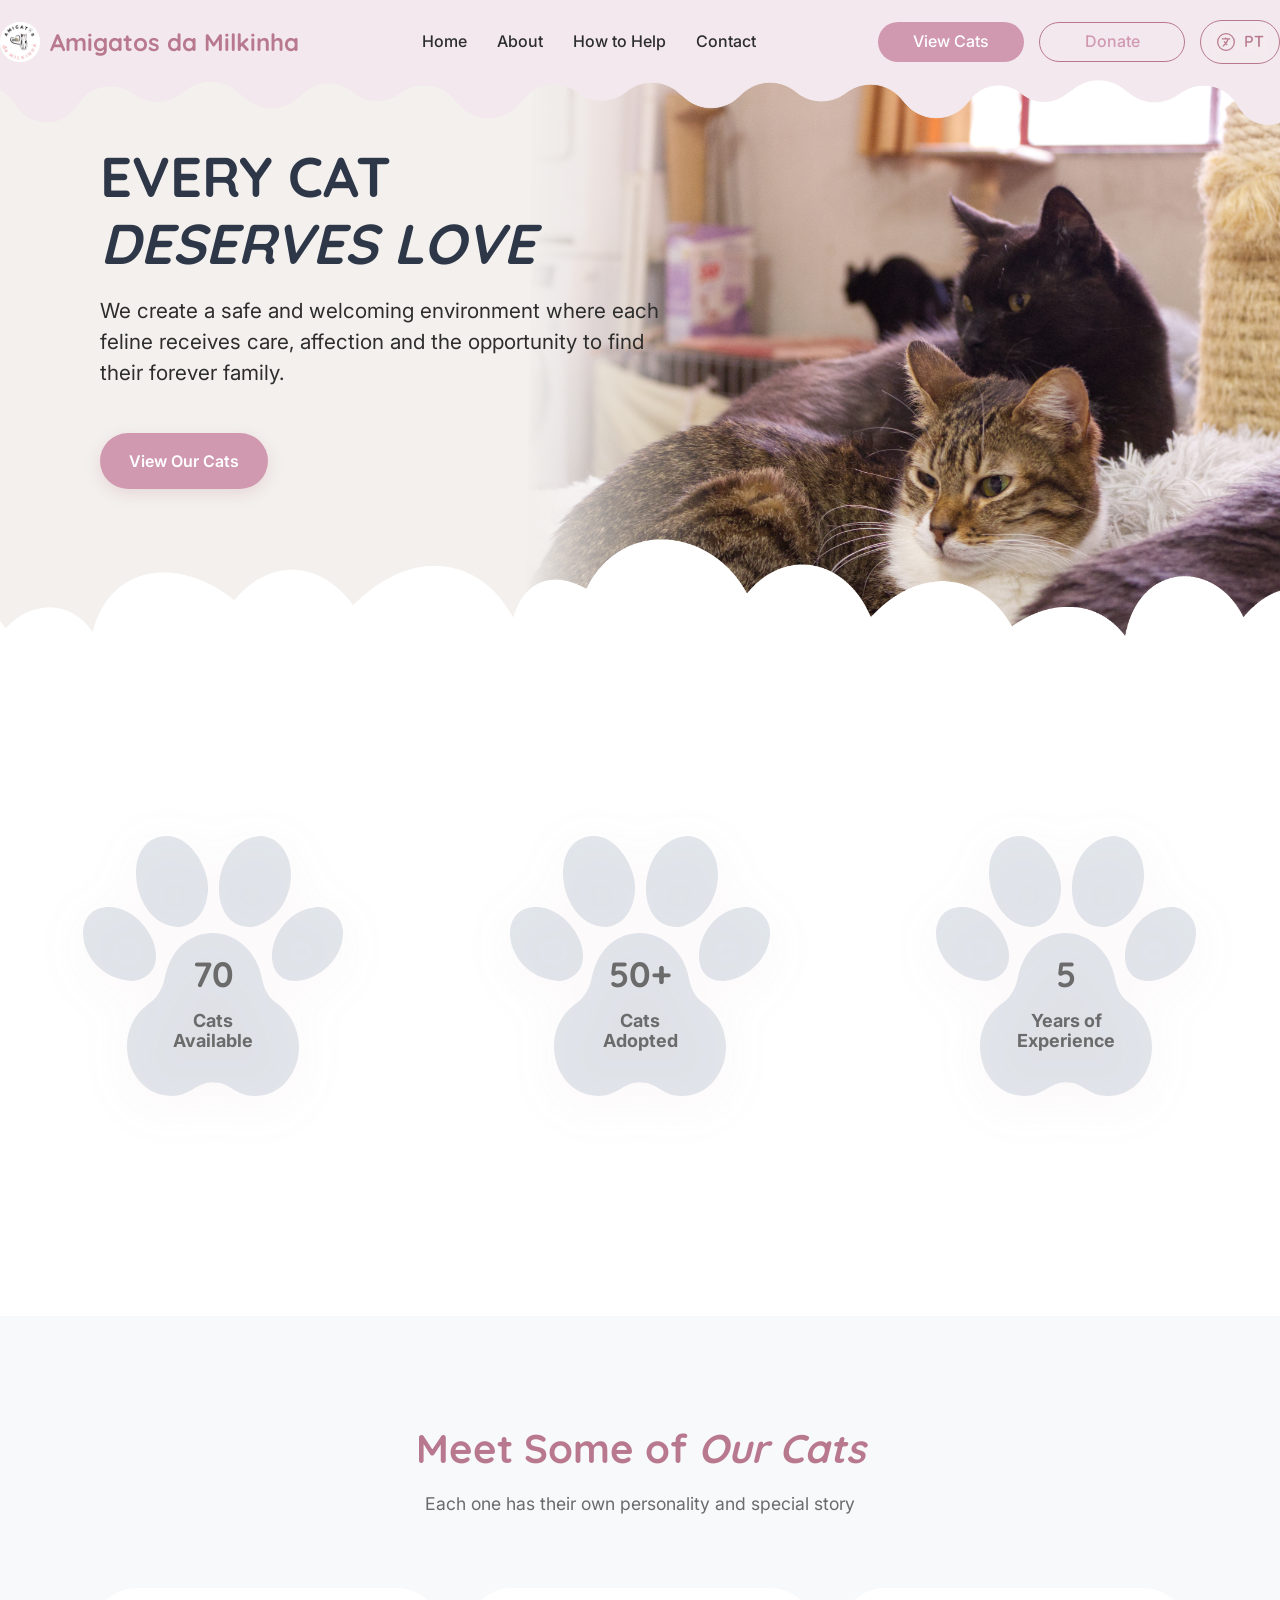
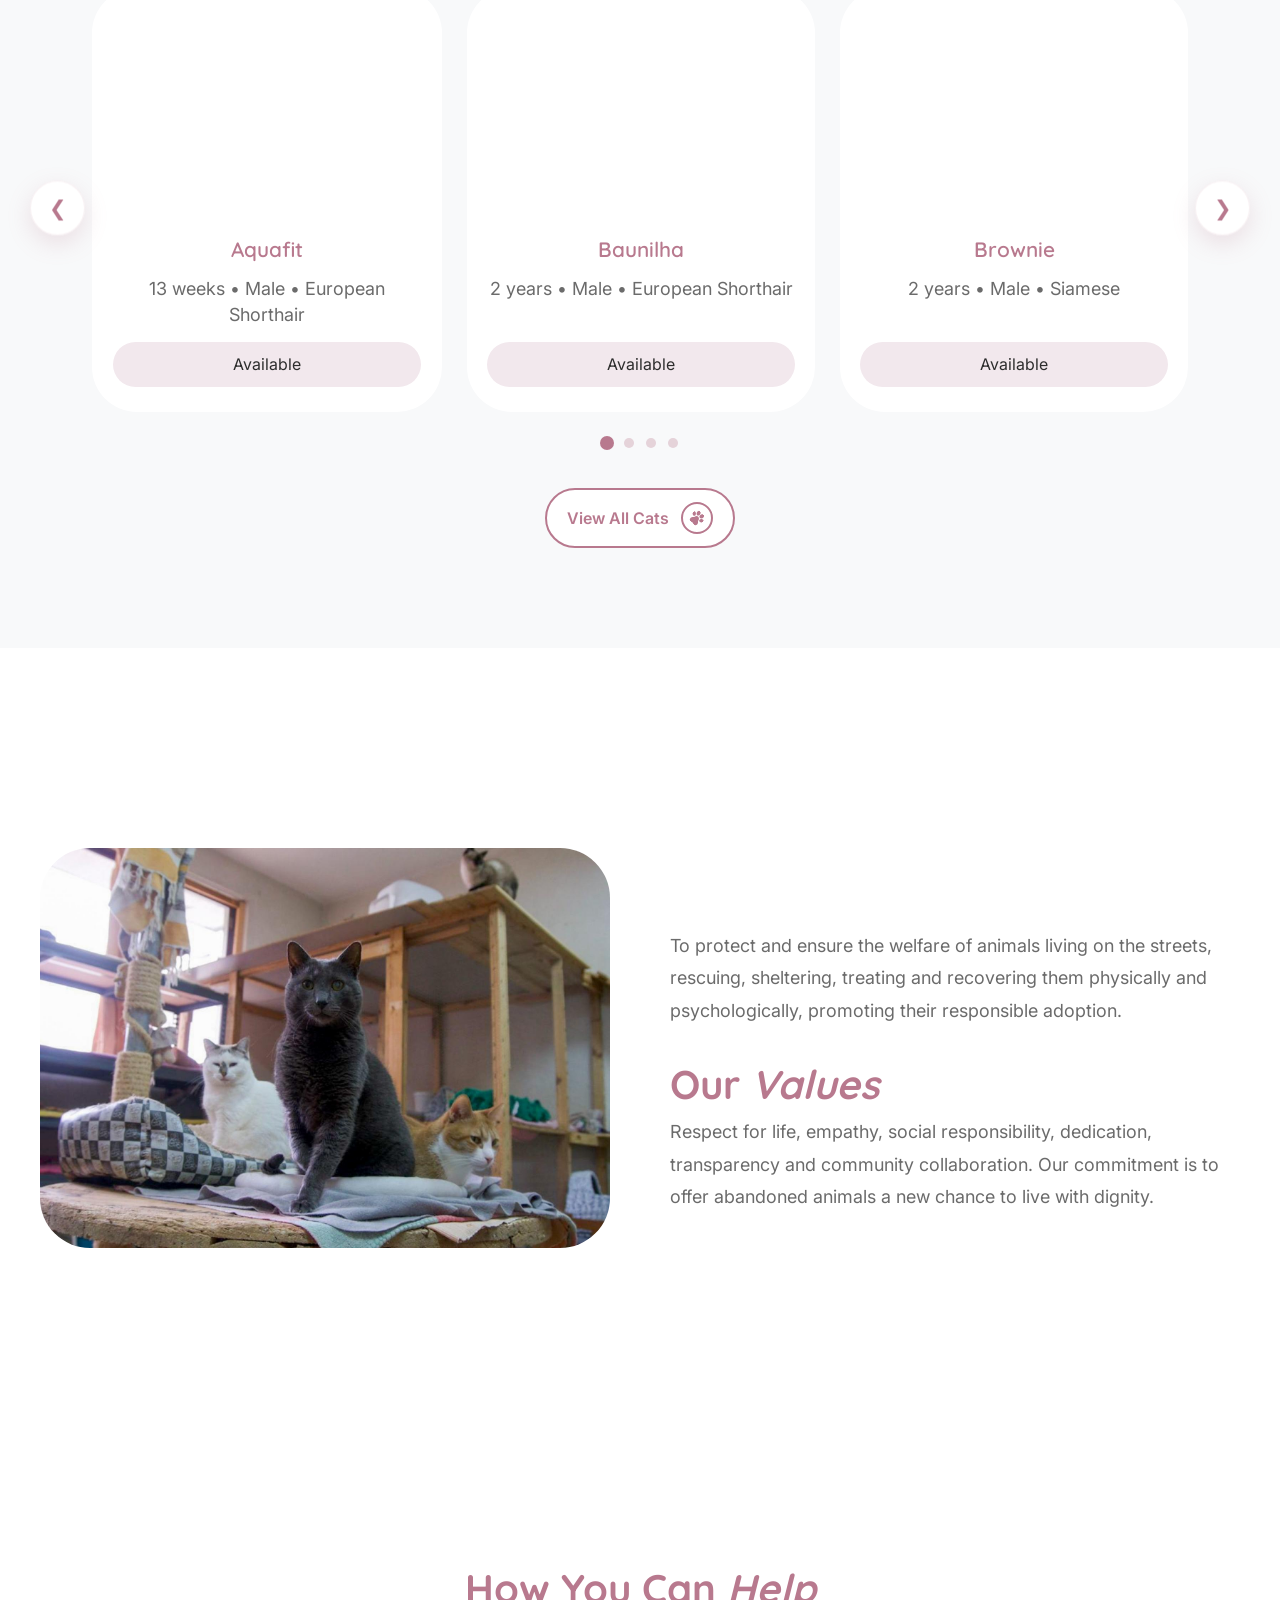
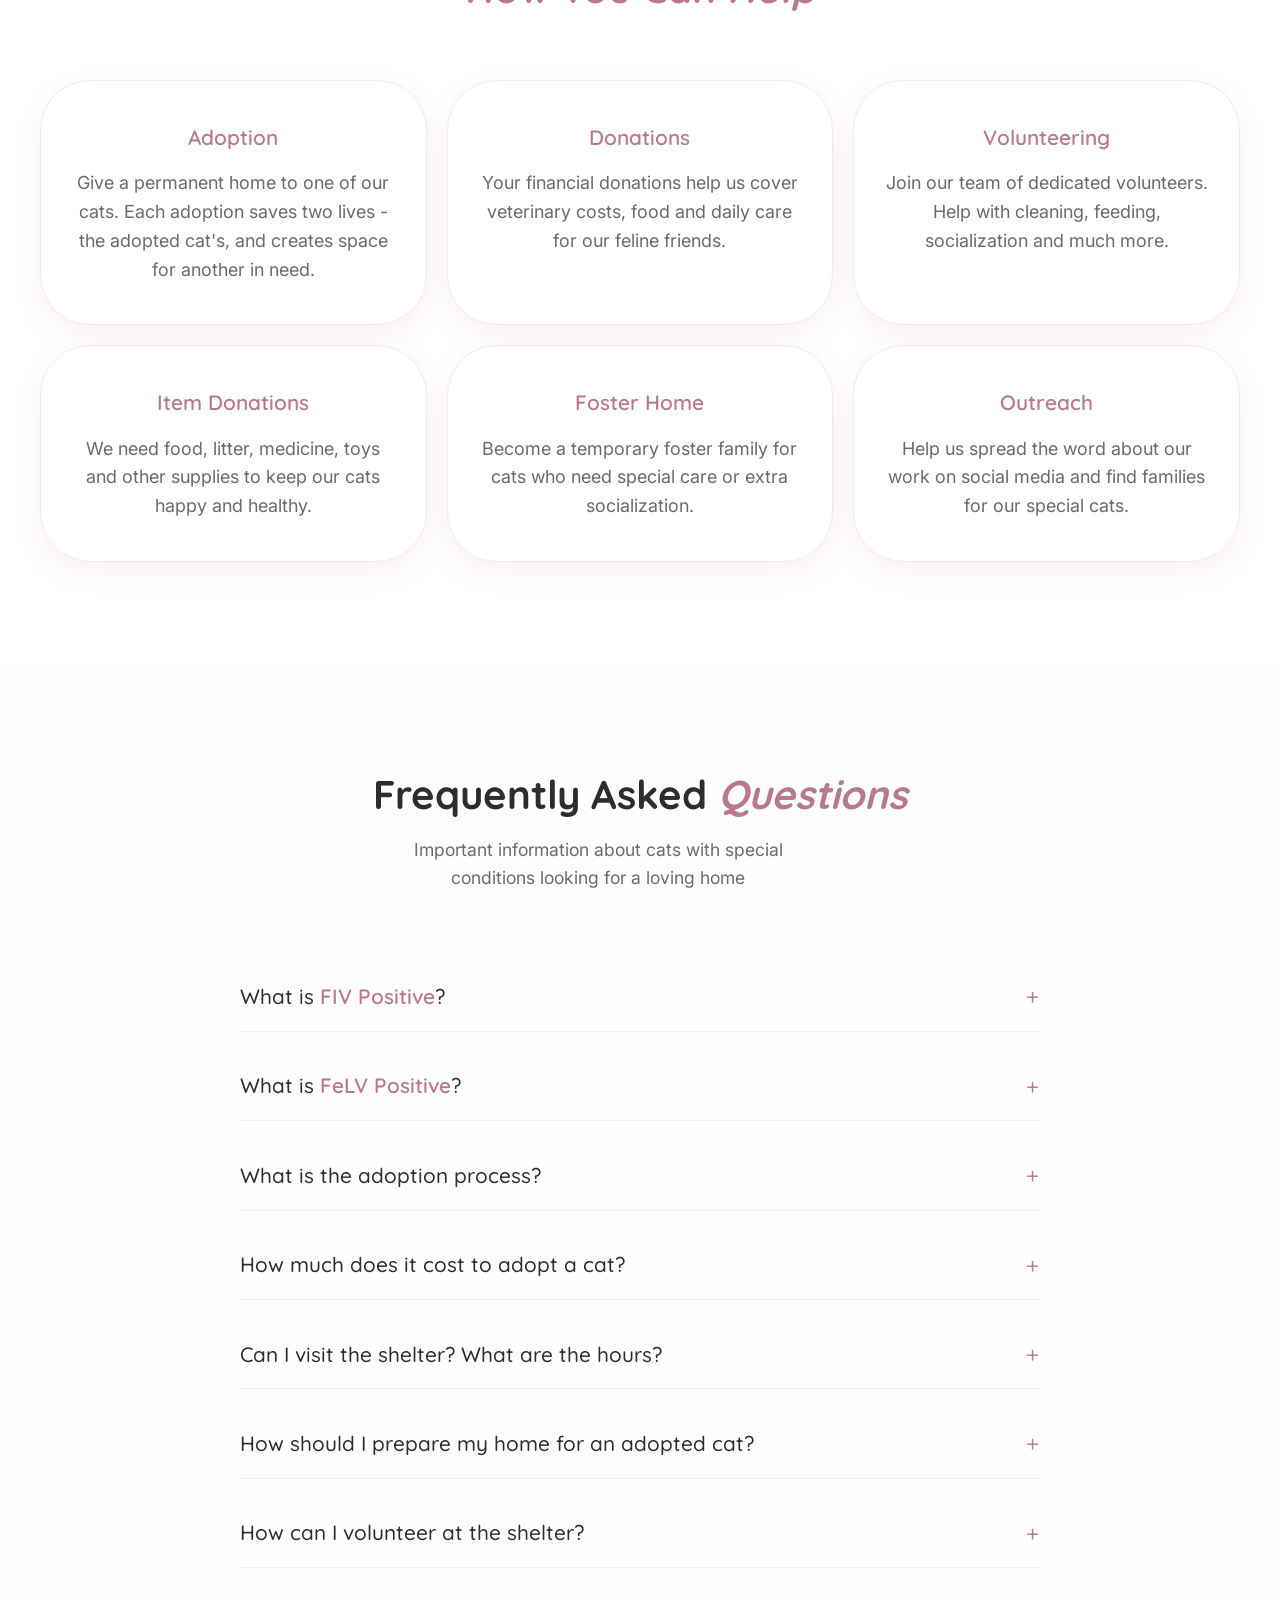
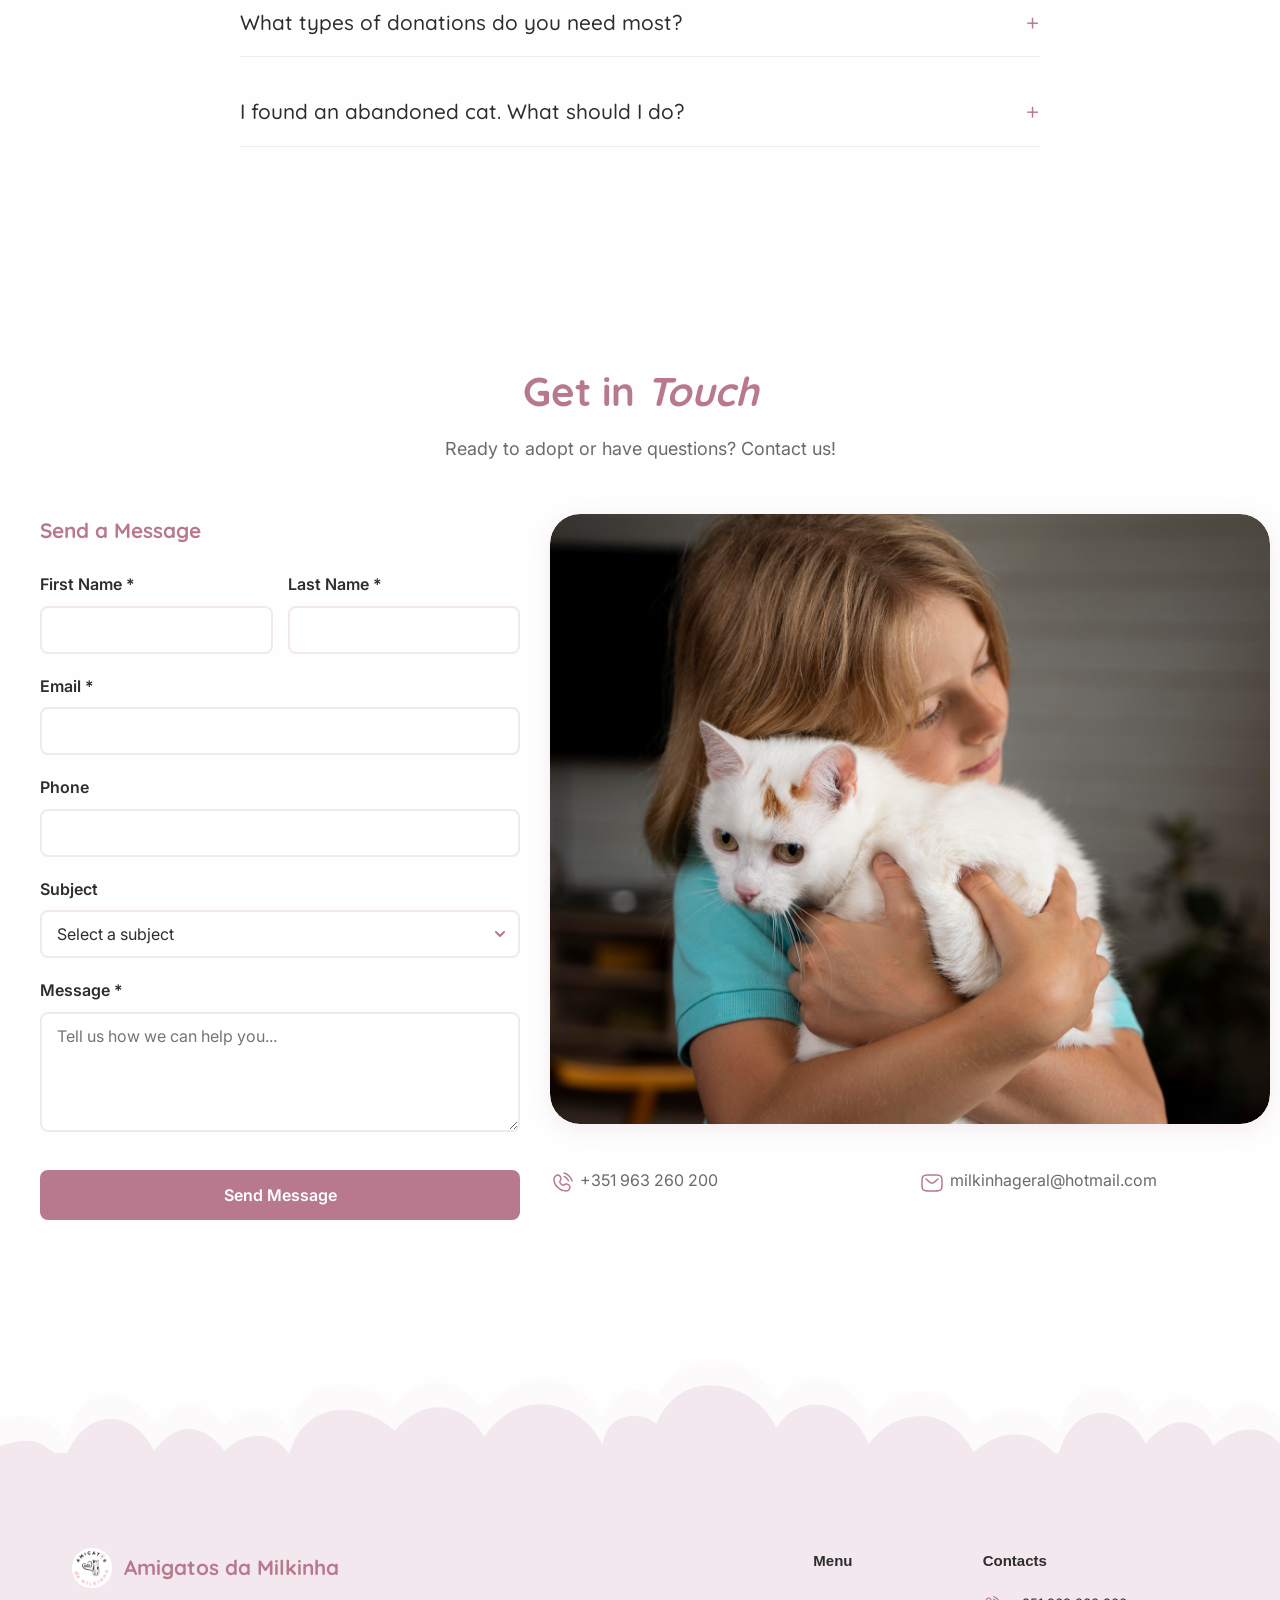
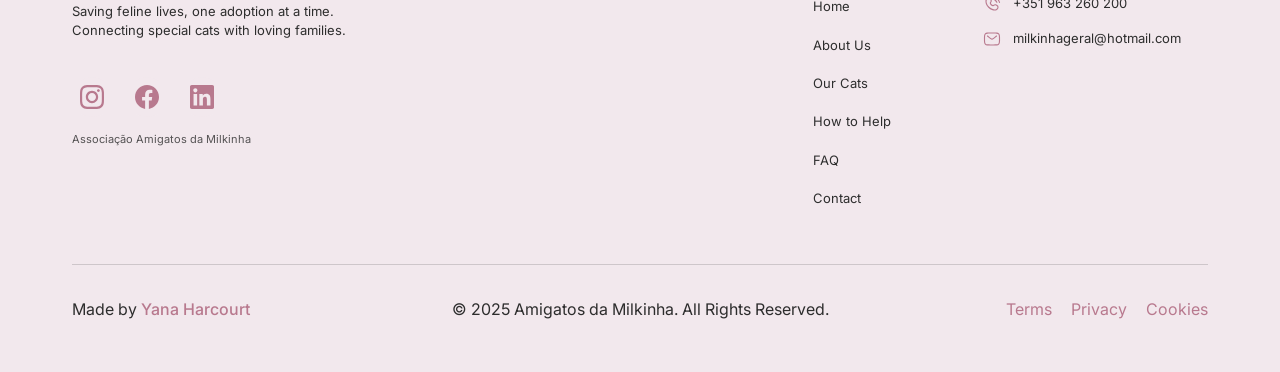
<file: EN-index.html>
<!DOCTYPE html>
<html lang="en">

<head>
    <meta charset="UTF-8">
    <meta name="viewport" content="width=device-width, initial-scale=1.0">

    <!-- English SEO -->
    <meta name="description"
        content="Amigatos da Milkinha - cat shelter in Braga. Cats waiting for a home. Adoption, volunteering, donations.">
    <meta name="keywords" content="cat shelter, cat adoption, Braga, Portugal, volunteering, donations, felines">
    <meta property="og:title" content="Amigatos da Milkinha - Cat Shelter">
    <meta property="og:description" content="Every cat deserves love. Cats looking for a forever home.">
    <meta property="og:image" content="./assets/img/hero.png">
    <meta property="og:url" content="https://amigatosdamilkinha.pt/en">
    <meta property="og:type" content="website">
    <meta property="og:locale" content="en">

    <title>Amigatos da Milkinha - Cat Shelter</title>

    <link rel="icon" href="../logo.png">
    <link rel="preconnect" href="https://fonts.googleapis.com">
    <link rel="preconnect" href="https://fonts.gstatic.com" crossorigin>
    <link href="https://fonts.googleapis.com/css2?family=Quicksand:wght@300..700&display=swap" rel="stylesheet">
    <link href="https://fonts.googleapis.com/css2?family=Inter:wght@100..900&display=swap" rel="stylesheet">

    <link rel="stylesheet" href="./assets/styles.css">
</head>

<body>
    <!-- Navigation -->
    <nav class="nav" id="navbar">
        <div class="nav-container">
            <a href="EN-index.html" class="logo">
                <img src="./assets/img/logo.png" alt="Logo" class="logo-image">
                Amigatos da Milkinha
            </a>
            <ul class="nav-links">
                <li><a href="EN-index.html">Home</a></li>
                <li><a href="#sobre">About</a></li>
                <li><a href="#servicos">How to Help</a></li>
                <li><a href="#contato">Contact</a></li>
            </ul>
            <ul class="nav-buttons">
                <li><a href="EN-cats_grid.html" class="btn btn-primary nav-btn-wide">View Cats</a></li>
                <li><a href="./EN-donate.html" class="btn btn-secondary nav-btn-wide">Donate</a></li>
                <div class="language-switcher">
                    <a href="./index.html" class="language-btn" title="Switch to Portuguese">
                        <span class="language-text">PT</span>
                    </a>
                </div>
            </ul>
            <div class="mobile-menu" id="mobileMenu">
                <span></span>
                <span></span>
                <span></span>
            </div>
        </div>
    </nav>

    <!-- =====================================================
    Hero Section
    ===================================================== -->
    <section class="hero" id="inicio">
        <img src="./assets/img/hero.png" alt="Cats from Amigatos da Milkinha shelter" class="hero-bg-image" />
        <div class="hero-container">
            <div class="hero-content">
                <h1 class="hero-title">Every cat <br><span class="italic-text">deserves love</span></h1>
                <p class="hero-text">We create a safe and welcoming environment where each feline receives care,
                    affection and the opportunity to find their forever family.</p>
                <div class="hero-buttons">
                    <a href="EN-cats_grid.html" class="hero-cta">View Our Cats</a>
                </div>
            </div>
        </div>
    </section>

    <!-- =====================================================
    Stats Section
    ===================================================== -->
    <section class="stats" id="stats">
        <div class="stats-container">
            <div class="stat-item fade-in">
                <div class="paw-svg" aria-label="Paw"></div>
                <div class="stat-content">
                    <span class="stat-number">70</span>
                    <span class="stat-label">Cats <br>Available</span>
                </div>
            </div>
            <div class="stat-item fade-in">
                <div class="paw-svg" aria-label="Paw"></div>
                <div class="stat-content">
                    <span class="stat-number">50+</span>
                    <span class="stat-label">Cats<br> Adopted</span>
                </div>
            </div>
            <div class="stat-item fade-in">
                <div class="paw-svg" aria-label="Paw"></div>
                <div class="stat-content">
                    <span class="stat-number">5</span>
                    <span class="stat-label">Years of<br>Experience</span>
                </div>
            </div>
        </div>
    </section>

    <!-- =====================================================
    Cats Carousel Section
    ===================================================== -->
    <section class="cats-carousel">
        <div class="cats-carousel-container">
            <div class="section-header">
                <h2 class="fade-in">Meet Some of <span class="italic-text">Our Cats</span></h2>
                <p class="section-subheading fade-in">Each one has their own personality and special story</p>
            </div>

            <div class="carousel-wrapper fade-in">
                <div class="carousel-container">
                    <div class="carousel-track" id="carouselTrack">
                        <!-- Slide 1 -->
                        <div class="carousel-slide">
                            <div class="cat-preview-card">
                                <img src="./assets/img/Cats-grid/Aquafit/Aquafit.jpg" alt="Aquafit" loading="lazy">
                                <div class="cat-preview-info">
                                    <h3>Aquafit</h3>
                                    <p>13 weeks • Male • European Shorthair</p>
                                    <span class="cat-preview-status">Disponível</span>
                                </div>
                            </div>
                            <div class="cat-preview-card">
                                <img src="./assets/img/Cats-grid/Baunilha/Baunilha.jpg" alt="Baunilha" loading="lazy">
                                <div class="cat-preview-info">
                                    <h3>Baunilha</h3>
                                    <p>2 years • Male • European Shorthair</p>
                                    <span class="cat-preview-status">Available</span>
                                </div>
                            </div>
                            <div class="cat-preview-card">
                                <img src="./assets/img/Cats-grid/Brownie/Brownie3.jpg" alt="Brownie" loading="lazy">
                                <div class="cat-preview-info">
                                    <h3>Brownie</h3>
                                    <p>2 years • Male • Siamese</p>
                                    <span class="cat-preview-status">Available</span>
                                </div>
                            </div>
                        </div>
                        <!-- Slide 2 -->
                        <div class="carousel-slide">
                            <div class="cat-preview-card">
                                <img src="./assets/img/Cats-grid/Daisy/Daisy2.jpg" alt="Daisy" loading="lazy">
                                <div class="cat-preview-info">
                                    <h3>Daisy</h3>
                                    <p>1 year • Female • Longhair</p>
                                    <span class="cat-preview-status">Available</span>
                                </div>
                            </div>
                            <div class="cat-preview-card">
                                <img src="./assets/img/Cats-grid/Flash/Flash2.jpg" alt="Flash" loading="lazy">
                                <div class="cat-preview-info">
                                    <h3>Flash</h3>
                                    <p>3 years • Male • Longhair</p>
                                    <span class="cat-preview-status">Available</span>
                                </div>
                            </div>
                            <div class="cat-preview-card">
                                <img src="./assets/img/Cats-grid/Gaio/Gaio.jpg" alt="Gaio" loading="lazy">
                                <div class="cat-preview-info">
                                    <h3>Gaio</h3>
                                    <p>2 years • Male • Chartreux</p>
                                    <span class="cat-preview-status">Available</span>
                                </div>
                            </div>
                        </div>
                        <!-- Slide 3 -->
                        <div class="carousel-slide">
                            <div class="cat-preview-card">
                                <img src="./assets/img/Cats-grid/Gafanhoto/Gafanhoto.jpg" alt="Gafanhoto" loading="lazy">
                                <div class="cat-preview-info">
                                    <h3>Gafanhoto</h3>
                                    <p>1 year • Male • European Shorthair</p>
                                    <span class="cat-preview-status">Available</span>
                                </div>
                            </div>
                            <div class="cat-preview-card">
                                <img src="./assets/img/Cats-grid/Tequila/Tequila.jpg" alt="Tequila Sunset" loading="lazy">
                                <div class="cat-preview-info">
                                    <h3>Tequila Sunset</h3>
                                    <p>10 years • Female • Calico</p>
                                    <span class="cat-preview-status">Available</span>
                                </div>
                            </div>
                            <div class="cat-preview-card">
                                <img src="./assets/img/Cats-grid/Isa/Isa.jpg" alt="Isa" loading="lazy">
                                <div class="cat-preview-info">
                                    <h3>Isa</h3>
                                    <p>10 months • Female • European Shorthair</p>
                                    <span class="cat-preview-status">Available</span>
                                </div>
                            </div>
                        </div>
                        <!-- Slide 4 -->
                        <div class="carousel-slide">
                            <div class="cat-preview-card">
                                <img src="./assets/img/Cats-grid/Jubileu/Jubileu.jpg" alt="Jubileu" loading="lazy">
                                <div class="cat-preview-info">
                                    <h3>Jubileu</h3>
                                    <p>5 years • Male • European Shorthair</p>
                                    <span class="cat-preview-status">Available</span>
                                </div>
                            </div>
                            <div class="cat-preview-card">
                                <img src="./assets/img/Cats-grid/Judy/Judy.jpg" alt="Judy" loading="lazy">
                                <div class="cat-preview-info">
                                    <h3>Judy</h3>
                                    <p>10 years • Female • European Shorthair</p>
                                    <span class="cat-preview-status">Available</span>
                                </div>
                            </div>
                            <div class="cat-preview-card">
                                <img src="./assets/img/Cats-grid/Kika/Kika.jpg" alt="Kika" loading="lazy">
                                <div class="cat-preview-info">
                                    <h3>Kika</h3>
                                    <p>1 year • Female • Longhair</p>
                                    <span class="cat-preview-status">Available</span>
                                </div>
                            </div>
                        </div>
                    </div>
                </div>

                <button class="carousel-btn carousel-btn-prev" id="prevBtn">❮</button>
                <button class="carousel-btn carousel-btn-next" id="nextBtn">❯</button>

                <div class="carousel-indicators" id="carouselIndicators"></div>
            </div>

            <div class="carousel-cta">
                <a href="EN-cats_grid.html" class="btn btn-primary carousel-main-btn">
                    View All Cats
                </a>
            </div>
        </div>
    </section>

    <!-- =====================================================
    About Section
    ===================================================== -->
    <section class="about" id="sobre">
        <div class="about-container">
            <div class="about-content fade-in">
                <h2 class="fade-in">Our<span class="italic-text"> Mission</span></h2>
                <p>To protect and ensure the welfare of animals living on the streets, rescuing, sheltering, treating
                    and recovering them physically and psychologically, promoting their responsible adoption.</p>
                <h2 class="fade-in">Our<span class="italic-text"> Values</span></h2>
                <p>Respect for life, empathy, social responsibility, dedication, transparency and community
                    collaboration. Our commitment is to offer abandoned animals a new chance to live with dignity.</p>
            </div>
            <div class="about-image fade-in">
                <img src="./assets/img/grupo.jpeg" alt="Shelter cats" loading="lazy">
            </div>
        </div>
    </section>

    <!-- =====================================================
    Services Section
    ===================================================== -->
    <section class="services" id="servicos">
        <div class="services-container">
            <h2 class="fade-in">How You Can <span class="italic-text">Help</span></h2>
            <div class="services-grid">
                <div class="service-card fade-in">
                    <!-- <span class="service-icon">🏠</span> -->
                    <h3>Adoption</h3>
                    <p>Give a permanent home to one of our cats. Each adoption saves two lives - the adopted cat's, and
                        creates space for another in need.</p>
                </div>
                <div class="service-card fade-in">
                    <!-- <span class="service-icon">❤️</span> -->
                    <h3>Donations</h3>
                    <p>Your financial donations help us cover veterinary costs, food and daily care for our feline
                        friends.</p>
                </div>
                <div class="service-card fade-in">
                    <!-- <span class="service-icon">🤝</span> -->
                    <h3>Volunteering</h3>
                    <p>Join our team of dedicated volunteers. Help with cleaning, feeding, socialization and much more.
                    </p>
                </div>
                <div class="service-card fade-in">
                    <!-- <span class="service-icon">🎁</span> -->
                    <h3>Item Donations</h3>
                    <p>We need food, litter, medicine, toys and other supplies to keep our cats happy and healthy.</p>
                </div>
                <div class="service-card fade-in">
                    <!-- <span class="service-icon">🏡</span> -->
                    <h3>Foster Home</h3>
                    <p>Become a temporary foster family for cats who need special care or extra socialization.</p>
                </div>
                <div class="service-card fade-in">
                    <!-- <span class="service-icon">📢</span> -->
                    <h3>Outreach</h3>
                    <p>Help us spread the word about our work on social media and find families for our special cats.
                    </p>
                </div>
            </div>
        </div>
    </section>

    <!-- =====================================================
    FAQ Section
    ===================================================== -->
    <section class="faq-section" id="faq">
        <div class="container">
            <div class="section-header">
                <h2>Frequently Asked <span class="italic-text">Questions</span></h2>
                <p class="section-subheading">Important information about cats with special conditions looking for a
                    loving home</p>
            </div>

            <div class="accordion">
                <!-- Question 1 FIV Positive-->
                <div class="accordion-item">
                    <div class="accordion-header">
                        <h3>What is <span class="virus-name">FIV Positive</span>?</h3>
                        <span class="accordion-icon">+</span>
                    </div>
                    <div class="accordion-content">
                        <p>
                            <strong class="virus-name">FIV (Feline Immunodeficiency Virus)</strong> is a virus that
                            affects cats' immune systems, similar to HIV in humans, but <strong>it is not transmissible
                                to humans or other animals</strong>.
                        </p>

                        <div class="highlight-box">
                            <div class="highlight-title">How is it transmitted?</div>
                            <p>Transmission occurs mainly through deep bites during fights between cats. Casual contact,
                                such as sharing food, water, or playing, is very unlikely to cause transmission.</p>
                        </div>

                        <p>
                            FIV+ cats can live long and healthy lives with proper care. Many live for years without
                            showing symptoms, especially when kept in a safe and stress-free environment. Recent studies
                            show that cats with FIV have life expectancies close to non-infected cats.
                        </p>

                        <div class="important-note">
                            <strong>Important:</strong> At the shelter, FIV+ cats live together with non-infected cats
                            with no issue, as all are neutered and most are not aggressive, which greatly reduces the
                            transmission risk. At home, the risk is equally low with neutered and calm cats.
                        </div>

                        <p>
                            With love, regular veterinary care and a peaceful environment, these special cats can be
                            wonderful and loyal companions for many years.
                        </p>
                    </div>
                    <div class="divider"></div>
                </div>

                <!-- Question 2 FeLV Positive -->
                <div class="accordion-item">
                    <div class="accordion-header">
                        <h3>What is <span class="virus-name">FeLV Positive</span>?</h3>
                        <span class="accordion-icon">+</span>
                    </div>
                    <div class="accordion-content">
                        <p>
                            <strong class="virus-name">FeLV (Feline Leukemia Virus)</strong> is a virus that affects the
                            immune system and can cause various health problems in cats. Like FIV, <strong>it is not
                                transmissible to humans</strong>.
                        </p>

                        <div class="highlight-box">
                            <div class="highlight-title">How is it transmitted?</div>
                            <p>It is transmitted through close contact: saliva, nasal secretions, urine, feces, and from
                                mother to kittens. It is more easily transmissible than FIV between cats.</p>
                        </div>

                        <p>
                            Although it is a more complex condition than FIV, many FeLV+ cats can have good quality of
                            life for months or years, especially with appropriate veterinary care. The average survival
                            time after diagnosis is 2.5 years, but can be much longer in some cases.
                        </p>

                        <div class="important-note">
                            <strong>Very important:</strong> FeLV+ cats can interact with non-infected cats as long as
                            they are vaccinated against the disease. Recently, we had a FeLV+ cat that was successfully
                            adopted! Vaccination provides effective protection, although it is not 100% guaranteed.
                        </div>

                        <p>
                            These cats need special care, including more frequent veterinary visits, a stress-free
                            environment, and lots of love. They can provide immense affection and joy to their
                            guardians.
                        </p>
                    </div>
                    <div class="divider"></div>
                </div>

                <!-- Question 3 - Adoption Process -->
                <div class="accordion-item">
                    <div class="accordion-header">
                        <h3>What is the adoption process?</h3>
                        <span class="accordion-icon">+</span>
                    </div>
                    <div class="accordion-content">
                        <p>
                            The adoption process is simple, but cautious to ensure the best for our cats:
                        </p>

                        <div class="highlight-box">
                            <div class="highlight-title">Process steps:</div>
                            <p><strong>1.</strong> Visit the shelter to meet the available cats<br>
                                <strong>2.</strong> Fill out the pre-adoption form (optional)<br>
                                <strong>3.</strong> Brief interview to ensure compatibility<br>
                                <strong>4.</strong> Getting-to-know period with the chosen cat<br>
                                <strong>5.</strong> Signing the responsible adoption agreement
                            </p>
                        </div>

                        <p>
                            The entire process usually takes 1-2 visits and can be completed on the same day if
                            everything goes well. Our goal is to find the perfect home for each cat, so we value the
                            quality of the connection over speed.
                        </p>

                        <div class="important-note">
                            <strong>Note:</strong> All cats are delivered dewormed and with identification microchip,
                            already included in the adoption fee. If they are old enough, they are also delivered
                            neutered (older than 6 months) and vaccinated (older than 3 months). If they are not yet old enough, the
                            responsibility to perform these procedures lies with the adopters when the right time comes.
                        </div>
                    </div>
                    <div class="divider"></div>
                </div>

                <!-- Question 4 - Adoption Fees -->
                <div class="accordion-item">
                    <div class="accordion-header">
                        <h3>How much does it cost to adopt a cat?</h3>
                        <span class="accordion-icon">+</span>
                    </div>
                    <div class="accordion-content">
                        <p>
                            The adoption fee is <strong>€17.50</strong> for any cat, regardless of age. This amount only
                            covers the cost of the microchip.
                        </p>

                        <div class="highlight-box">
                            <div class="highlight-title">What's included:</div>
                            <p>✓ Spaying/Neutering<br>
                                ✓ Complete vaccination<br>
                                ✓ Internal and external deworming<br>
                                ✓ Identification chip<br>
                                ✓ FIV/FeLV test<br>
                        </div>

                        <p>
                            For cats with special needs (FIV+, FeLV+, disabilities), the fee may be reduced or even
                            waived on a case-by-case basis. What's important is finding dedicated families who will
                            provide the necessary care.
                        </p>

                        <div class="important-note">
                            <strong>Important:</strong> The adoption fee is not a "price" for the cat, but a
                            contribution to veterinary costs and shelter maintenance, allowing us to continue helping
                            more animals.
                        </div>
                    </div>
                    <div class="divider"></div>
                </div>

                <!-- Question 5 - Shelter Visits -->
                <div class="accordion-item">
                    <div class="accordion-header">
                        <h3>Can I visit the shelter? What are the hours?</h3>
                        <span class="accordion-icon">+</span>
                    </div>
                    <div class="accordion-content">
                        <p>
                            Yes! We love receiving visits and showing our special residents. Visits are free but need
                            prior appointment.
                        </p>

                        <div class="highlight-box">
                            <div class="highlight-title">Visit hours:</div>
                            <p><strong>Monday to Sunday:</strong> As we operate only with volunteers, visits need prior
                                appointment (through our contacts), in order to find a time that is convenient for
                                everyone.</p>
                        </div>

                        <p>
                            During the visit, you can meet all the cats, ask questions about their history and
                            personality, and spend time with those who spark your interest. Our volunteers will always
                            be available to help.
                        </p>

                        <div class="important-note">
                            <strong>Tip:</strong> We recommend coming with comfortable clothes and closed shoes. You can
                            bring small cat treats to help create a bond!
                        </div>
                    </div>
                    <div class="divider"></div>
                </div>

                <!-- Question 6 - Home Preparation -->
                <div class="accordion-item">
                    <div class="accordion-header">
                        <h3>How should I prepare my home for an adopted cat?</h3>
                        <span class="accordion-icon">+</span>
                    </div>
                    <div class="accordion-content">
                        <p>
                            Properly preparing your home is essential for a smooth and happy transition for your new
                            feline companion.
                        </p>

                        <div class="highlight-box">
                            <div class="highlight-title">Essentials before arrival:</div>
                            <p>✓ Litter box and good quality litter<br>
                                ✓ Food and water bowls (preferably stainless steel or ceramic)<br>
                                ✓ Food appropriate for age and needs<br>
                                ✓ Safe carrier<br>
                                ✓ Vertical or horizontal scratching post<br>
                                ✓ Comfortable bed and toys</p>
                        </div>

                        <p>
                            Remove toxic plants, install safety nets on windows and balconies, and store small objects
                            that could be swallowed.
                        </p>

                        <div class="important-note">
                            <strong>Adaptation period:</strong> Be patient. Some cats adapt to the new environment in a
                            few days, others may need a few weeks to feel more comfortable. This is completely normal
                            and doesn't mean the cat is not happy.
                        </div>
                    </div>
                    <div class="divider"></div>
                </div>

                <!-- Question 7 - Volunteering -->
                <div class="accordion-item">
                    <div class="accordion-header">
                        <h3>How can I volunteer at the shelter?</h3>
                        <span class="accordion-icon">+</span>
                    </div>
                    <div class="accordion-content">
                        <p>We always need help! There are many ways to contribute, from direct cat care to
                            administrative and outreach support.</p>

                        <div class="highlight-box">
                            <div class="highlight-title">Types of volunteering:</div>
                            <p><strong>Daily care:</strong> Feeding, cleaning, socialization<br>
                                <strong>Transportation:</strong> Taking cats to veterinary appointments<br>
                                <strong>Events:</strong> Adoption fairs, fundraising campaigns<br>
                                <strong>Communication:</strong> Social media, photography, design<br>
                                <strong>Foster home:</strong> Fostering cats with special needs
                            </p>
                        </div>

                        <p>
                            No prior experience is necessary - we provide all the necessary training! You can start
                            gradually and choose activities that best suit your availability and preferences.
                        </p>

                        <div class="important-note">
                            <strong>How to start:</strong> Contact us by phone, email, social media, or visit us. We'll have an
                            informal conversation to understand how you can help in the best way.
                        </div>
                    </div>
                    <div class="divider"></div>
                </div>

                <!-- Question 8 - Donations -->
                <div class="accordion-item">
                    <div class="accordion-header">
                        <h3>What types of donations do you need most?</h3>
                        <span class="accordion-icon">+</span>
                    </div>
                    <div class="accordion-content">
                        <p>
                            We operate entirely on donations and every contribution, big or small, makes a real
                            difference in the lives of our cats.
                        </p>

                        <div class="highlight-box">
                            <div class="highlight-title">Most urgent:</div>
                            <p><strong>Quality food</strong> (dry and wet)<br>
                                <strong>Cat litter</strong> (regular, clumping or wood pellets)<br>
                                <strong>Medications</strong> (antibiotics, dewormers)<br>
                                <strong>Cleaning supplies</strong> (bleach, detergents)<br>
                                <strong>Blankets and towels</strong> (even used, as long as clean)
                            </p>
                        </div>

                        <p>
                            We also accept monetary donations for veterinary care, which unfortunately are
                            frequent. Every euro allows us to provide better care and save more lives.
                        </p>

                        <div class="important-note">
                            <strong>Monetary donations:</strong> MbWay and IBAN available on our website or you can
                            deliver personally. We issue receipts for all donations for tax purposes.
                        </div>
                    </div>
                    <div class="divider"></div>
                </div>

                <!-- Question 9 - Found Cats -->
                <div class="accordion-item">
                    <div class="accordion-header">
                        <h3>I found an abandoned cat. What should I do?</h3>
                        <span class="accordion-icon">+</span>
                    </div>
                    <div class="accordion-content">
                        <p>First of all, thank you for helping them! Finding a lost or abandoned cat can be an intense
                            experience, but it's important to follow some steps.</p>

                        <div class="highlight-box">
                            <div class="highlight-title">First steps:</div>
                            <p><strong>1.</strong> Check if it has a chip (in a veterinarian clinic or at the shelter)<br>
                                <strong>2.</strong> Post in "lost and found" groups on Facebook and <a href="https://www.encontra-me.org/">encontra-me.org</a><br>
                                <strong>3.</strong> Contact us for guidance<br>
                                <strong>4.</strong> If possible, provide temporary shelter<br>
                                <strong>5.</strong> Basic veterinary consultation (especially if injured)
                            </p>
                        </div>

                        <p>
                            We can't always accommodate immediately due to our limited space, but we always try to help with
                            advice, social media sharing, and veterinary support when possible.
                        </p>

                        <div class="important-note">
                            <strong>Important:</strong> Don't immediately assume the cat is abandoned, some may simply
                            be lost. Always try to find the original family.
                        </div>
                    </div>
                    <div class="divider"></div>
                </div>
            </div>
        </div>
    </section>

    <!-- =====================================================
    Contact Section
    ===================================================== -->
    <section class="contact" id="contato">
        <div class="contact-container">

            <div class="section-header">
                <h2 class="fade-in">Get in <span class="italic-text">Touch</span></h2>
                <p class="section-subheading fade-in">Ready to adopt or have questions? Contact us!</p>
            </div>

            <div class="contact-content">
                <!-- LEFT SIDE - FORM (40%) -->
                <div class="contact-left fade-in">
                    <div class="contact-form">
                        <h3>Send a Message</h3>

                        <form action="https://formspree.io/f/mkgvewpy" method="POST">
                            <div class="form-group form-row">
                                <div>
                                    <label for="firstName">First Name *</label>
                                    <input type="text" id="firstName" name="firstName" required>
                                </div>
                                <div>
                                    <label for="lastName">Last Name *</label>
                                    <input type="text" id="lastName" name="lastName" required>
                                </div>
                            </div>

                            <div class="form-group">
                                <label for="email">Email *</label>
                                <input type="email" id="email" name="email" required>
                            </div>

                            <div class="form-group">
                                <label for="phone">Phone</label>
                                <input type="tel" id="phone" name="phone">
                            </div>

                            <div class="form-group">
                                <label for="subject">Subject</label>
                                <select id="subject" name="subject">
                                    <option value="">Select a subject</option>
                                    <option value="adoption">Adoption</option>
                                    <option value="volunteering">Volunteering</option>
                                    <option value="donation">Donation</option>
                                    <option value="general">General Information</option>
                                    <option value="other">Other</option>
                                </select>
                            </div>

                            <div class="form-group">
                                <label for="message">Message *</label>
                                <textarea id="message" name="message" placeholder="Tell us how we can help you..."
                                    required></textarea>
                            </div>

                            <button type="submit" class="submit-btn">
                                Send Message
                            </button>
                        </form>
                    </div>
                </div>

                <!-- RIGHT SIDE - MAP (60%) -->
                <div class="contact-right fade-in">
                    <!--  <div class="map-container">
                    <iframe
                        src="https://www.google.com/maps/embed?pb=!1m18!1m12!1m3!1d2976.7842474845624!2d-8.423774584655!3d41.555031479246676!2m3!1f0!2f0!3f0!3m2!1i1024!2i768!4f13.1!3m3!1m2!1s0xd24ffd9f5b8e7e7%3A0x7e9c8f8e8e8e8e8e!2sRua%20Fonte%20do%20Mundo%2C%2040%2C%204700-383%20Braga%2C%20Portugal!5e0!3m2!1spt!2spt!4v1652345678901!5m2!1spt!2spt"
                        allowfullscreen="" loading="lazy" referrerpolicy="no-referrer-when-downgrade"
                        title="Localização da Amigatos da Milkinha">
                    </iframe>
                </div> -->

                    <div class="image-container">
                        <img src="./assets/img/kid-with-a-cat.jpg" alt="Baby with kitten" class="contact-image">
                    </div>

                    <div class="contact-info-new">
                        <div class="contact-info-item">
                            <div class="contact-icon contact-icon-phone"></div>
                            <a href="tel:+351963260200">+351 963 260 200</a>
                        </div>

                        <div class="contact-info-item">
                            <div class="contact-icon contact-icon-email"></div>
                            <a href="mailto:milkinhageral@hotmail.com">milkinhageral@hotmail.com</a>
                        </div>

                        <!-- <div class="contact-info-item">
                        <div class="contact-icon contact-icon-location"></div>
                        <p>Rua Fonte do Mundo, nº 40, 4700-383 Braga</p>
                    </div> -->
                    </div>
                </div>
            </div>
        </div>
    </section>

    <!-- ============================================
    Footer Section
    ============================================ -->
    <div class="footer-wrapper">
        <svg class="footer-wave" width="1923" height="153" viewBox="0 0 1923 153" fill="none"
            xmlns="http://www.w3.org/2000/svg">
            <path opacity="0.2"
                d="M98 120.818C87 90.3177 39.5 73.3177 1 90.3177V143.318H1923V87.3177C1892 57.3164 1856.5 56.3164 1826.5 90.3164C1800 44.3164 1758 44.3164 1722 87.3177C1690 21.3164 1604.5 24.3164 1590 108.816C1561 68.8151 1510 64.3164 1463 97.3164C1427 33.8151 1357.5 29.8164 1305 87.3177C1278 21.8164 1209.5 7.31641 1166.5 60.8184C1128.5 -11.6836 1028 -26.1817 987 54.8177C951 33.822 918 43.3219 905 87.3177C868 17.3219 791 6.8232 726 72.8177C689 22.3234 633 18.8235 593 67.3177C531 16.8206 453 26.3208 434.5 103.818C414 68.8235 368 64.3235 337 98.8235C310.5 58.8293 267 53.3235 233 97.3177C198.5 38.819 123 25.3235 98 120.818Z"
                fill="#F2E8ED" />
            <path
                d="M96 152.854C123 68.855 199.5 68.352 231.5 135.854C265 91.3551 304.5 92.3551 337 135.854C371.5 101.855 415 106.855 434.5 141.354C456.5 59.8607 539 57.8583 593 105.354C637.5 50.862 699 63.8615 727.5 114.854C773 42.3659 870.5 52.8638 905.5 127.354C910 81.3658 958.5 71.8658 986 94.8543C1025 2.87308 1136.5 32.3661 1166 101.354C1201 44.3731 1278.5 59.3731 1305 124.854C1353.5 63.3731 1430 71.8731 1462.5 137.854C1505 100.373 1553 100.373 1589.5 145.354C1608.5 59.3731 1689 60.3731 1721.5 125.354C1753.5 80.3731 1805 82.3731 1823 128.354C1856.5 97.3731 1896.5 94.3731 1923 125.354V152.854H96H0V128.354C0 128.354 30.7226 117.216 50 121.354C71.2874 125.924 96 152.854 96 152.854Z"
                fill="#F2E8ED" />
        </svg>

        <footer class="footer">
            <div class="footer-container">
                <div class="footer-content">
                    <!-- Logo and Description -->
                    <div class="footer-logo-section">
                        <div class="footer-logo">
                            <img src="./assets/img/logo.png" alt="Amigatos da Milkinha" class="footer-logo-img">
                            <span class="footer-logo-text">Amigatos da Milkinha</span>
                        </div>
                        <p class="footer-description">
                            Saving feline lives, one adoption at a time. Connecting special cats with loving families.
                        </p>
                        <div class="footer-social">
                            <a href="https://instagram.com/amigatosdamilkinha" target="_blank" aria-label="Instagram">
                                <svg width="24" height="24" viewBox="0 0 24 24" fill="none"
                                    xmlns="http://www.w3.org/2000/svg">
                                    <path
                                        d="M12 2.163c3.204 0 3.584.012 4.85.07 3.252.148 4.771 1.691 4.919 4.919.058 1.265.069 1.645.069 4.849 0 3.205-.012 3.584-.069 4.849-.149 3.225-1.664 4.771-4.919 4.919-1.266.058-1.644.07-4.85.07-3.204 0-3.584-.012-4.849-.07-3.26-.149-4.771-1.699-4.919-4.92-.058-1.265-.07-1.644-.07-4.849 0-3.204.013-3.583.07-4.849.149-3.227 1.664-4.771 4.919-4.919 1.266-.057 1.645-.069 4.849-.069zm0-2.163c-3.259 0-3.667.014-4.947.072-4.358.2-6.78 2.618-6.98 6.98-.059 1.281-.073 1.689-.073 4.948 0 3.259.014 3.668.072 4.948.2 4.358 2.618 6.78 6.98 6.98 1.281.058 1.689.072 4.948.072 3.259 0 3.668-.014 4.948-.072 4.354-.2 6.782-2.618 6.979-6.98.059-1.28.073-1.689.073-4.948 0-3.259-.014-3.667-.072-4.947-.196-4.354-2.617-6.78-6.979-6.98-1.281-.059-1.69-.073-4.949-.073zm0 5.838c-3.403 0-6.162 2.759-6.162 6.162s2.759 6.163 6.162 6.163 6.162-2.759 6.162-6.163c0-3.403-2.759-6.162-6.162-6.162zm0 10.162c-2.209 0-4-1.79-4-4 0-2.209 1.791-4 4-4s4 1.791 4 4c0 2.21-1.791 4-4 4zm6.406-11.845c-.796 0-1.441.645-1.441 1.44s.645 1.44 1.441 1.44c.795 0 1.439-.645 1.439-1.44s-.644-1.44-1.439-1.44z"
                                        fill="currentColor" />
                                </svg>
                            </a>
                            <a href="https://facebook.com/amigatosdamilkinha" target="_blank" aria-label="Facebook">
                                <svg width="24" height="24" viewBox="0 0 24 24" fill="none"
                                    xmlns="http://www.w3.org/2000/svg">
                                    <path
                                        d="M24 12.073c0-6.627-5.373-12-12-12s-12 5.373-12 12c0 5.99 4.388 10.954 10.125 11.854v-8.385H7.078v-3.47h3.047V9.43c0-3.007 1.792-4.669 4.533-4.669 1.312 0 2.686.235 2.686.235v2.953H15.83c-1.491 0-1.956.925-1.956 1.874v2.25h3.328l-.532 3.47h-2.796v8.385C19.612 23.027 24 18.062 24 12.073z"
                                        fill="currentColor" />
                                </svg>
                            </a>
                            <a href="https://www.linkedin.com/company/amigatos-da-milkinha/about/" target="_blank"
                                aria-label="LinkedIn">
                                <svg width="24" height="24" viewBox="0 0 24 24" fill="none"
                                    xmlns="http://www.w3.org/2000/svg">
                                    <path
                                        d="M20.447 20.452h-3.554v-5.569c0-1.328-.027-3.037-1.852-3.037-1.853 0-2.136 1.445-2.136 2.939v5.667H9.351V9h3.414v1.561h.046c.477-.9 1.637-1.85 3.37-1.85 3.601 0 4.267 2.37 4.267 5.455v6.286zM5.337 7.433c-1.144 0-2.063-.926-2.063-2.065 0-1.138.92-2.063 2.063-2.063 1.14 0 2.064.925 2.064 2.063 0 1.139-.925 2.065-2.064 2.065zm1.782 13.019H3.555V9h3.564v11.452zM22.225 0H1.771C.792 0 0 .774 0 1.729v20.542C0 23.227.792 24 1.771 24h20.451C23.2 24 24 23.227 24 22.271V1.729C24 .774 23.2 0 22.222 0h.003z"
                                        fill="currentColor" />
                                </svg>
                            </a>
                        </div>
                        <div class="footer-legal">
                            Associação Amigatos da Milkinha<br>
                            <!-- Rua Fonte do Mundo, nº 40, 4700-383 Braga -->
                        </div>
                    </div>

                    <!-- Menu -->
                    <div class="footer-section">
                        <h4>Menu</h4>
                        <ul class="footer-links">
                            <li><a href="EN-index.html">Home</a></li>
                            <li><a href="#sobre">About Us</a></li>
                            <li><a href="EN-cats_grid.html">Our Cats</a></li>
                            <li><a href="#servicos">How to Help</a></li>
                            <li><a href="#faq">FAQ</a></li>
                            <li><a href="#contato">Contact</a></li>
                        </ul>
                    </div>

                    <!-- Contacts -->
                    <div class="footer-section">
                        <h4>Contacts</h4>
                        <div class="contact-item">
                            <img src="./assets/img/Phone Calling Rounded.svg" alt="Phone" class="contact-icon">
                            <span>+351 963 260 200</span>
                        </div>
                        <div class="contact-item">
                            <img src="./assets/img/Letter.svg" alt="Email" class="contact-icon">
                            <span>milkinhageral@hotmail.com</span>
                        </div>
                        <!-- <div class="contact-item">
                        <img src="./assets/img/Map Point.svg" alt="Address" class="contact-icon">
                        <span>Rua Fonte do Mundo, nº 40<br>4700-383 Braga, Portugal</span>
                    </div> -->
                        <!-- <div class="contact-item">
                        <img src="./assets/img/Case.svg" alt="Hours" class="contact-icon">
                        <span>Mon-Sun 9:00-18:00</span>
                    </div> -->
                    </div>
                </div>

                <div class="footer-bottom">
                    <div class="footer-copyright">
                        <div class="footer-left">
                            <p>Made by <a href="http://yanaharcourt.dev" class="designer-link">Yana Harcourt</a></p>
                        </div>
                        <div class="footer-center">
                            <p>© 2025 Amigatos da Milkinha. All Rights Reserved.</p>
                        </div>
                        <div class="footer-right">
                            <a href="#">Terms</a>
                            <a href="#">Privacy</a>
                            <a href="#">Cookies</a>
                        </div>
                    </div>
                </div>
            </div>
        </footer>
    </div>

    <!-- ============================================
    SCRIPTS
    ============================================ -->

    <!--  ==============================
    Fade in animation 
    ============================== -->
    <script>
        const observerOptions = {
            threshold: 0.1,
            rootMargin: '0px 0px -50px 0px'
        };

        const observer = new IntersectionObserver((entries) => {
            entries.forEach(entry => {
                if (entry.isIntersecting) {
                    entry.target.classList.add('visible');
                }
            });
        }, observerOptions);

        // Observe all fade-in elements
        document.querySelectorAll('.fade-in').forEach(el => {
            observer.observe(el);
        });

        // Smooth scrolling for anchor links
        document.querySelectorAll('a[href^="#"]').forEach(anchor => {
            anchor.addEventListener('click', function (e) {
                e.preventDefault();
                const target = document.querySelector(this.getAttribute('href'));
                if (target) {
                    target.scrollIntoView({
                        behavior: 'smooth',
                        block: 'start'
                    });
                }
            });
        });
    </script>

    <!--  ==============================
    Carousel
    ============================== -->
    <script>
        (function () {
            var currentSlide = 0;
            var carouselTrack = document.getElementById('carouselTrack');
            var prevBtn = document.getElementById('prevBtn');
            var nextBtn = document.getElementById('nextBtn');
            var indicatorsContainer = document.getElementById('carouselIndicators');
            var indicators = [];
            var autoPlayInterval;
            var totalSlides = 4;

            indicatorsContainer.innerHTML = '';

            for (var i = 0; i < totalSlides; i++) {
                var indicator = document.createElement('div');
                indicator.className = 'carousel-indicator';
                if (i === 0) {
                    indicator.classList.add('active');
                }
                indicator.setAttribute('data-slide', i);
                indicator.addEventListener('click', function () {
                    goToSlide(parseInt(this.getAttribute('data-slide')));
                });
                indicatorsContainer.appendChild(indicator);
                indicators.push(indicator);
            }

            function updateCarousel() {
                var translateX = -currentSlide * 100;
                carouselTrack.style.transform = 'translateX(' + translateX + '%)';

                for (var i = 0; i < indicators.length; i++) {
                    indicators[i].classList.remove('active');
                }
                indicators[currentSlide].classList.add('active');
            }

            function goToSlide(slideIndex) {
                if (slideIndex >= 0 && slideIndex < totalSlides) {
                    currentSlide = slideIndex;
                    updateCarousel();
                }
            }

            function nextSlide() {
                currentSlide = (currentSlide + 1) % totalSlides;
                updateCarousel();
            }

            function prevSlide() {
                currentSlide = (currentSlide - 1 + totalSlides) % totalSlides;
                updateCarousel();
            }

            function startAutoPlay() {
                if (autoPlayInterval) {
                    clearInterval(autoPlayInterval);
                }
                autoPlayInterval = setInterval(nextSlide, 5000);
            }

            function stopAutoPlay() {
                if (autoPlayInterval) {
                    clearInterval(autoPlayInterval);
                    autoPlayInterval = null;
                }
            }

            if (prevBtn) {
                prevBtn.addEventListener('click', prevSlide);
            }
            if (nextBtn) {
                nextBtn.addEventListener('click', nextSlide);
            }

            var carouselWrapper = document.querySelector('.carousel-wrapper');
            if (carouselWrapper) {
                carouselWrapper.addEventListener('mouseenter', stopAutoPlay);
                carouselWrapper.addEventListener('mouseleave', startAutoPlay);

                var touchStartX = 0;
                carouselWrapper.addEventListener('touchstart', function (e) {
                    touchStartX = e.touches[0].clientX;
                });
                carouselWrapper.addEventListener('touchend', function (e) {
                    var touchEndX = e.changedTouches[0].clientX;
                    var diff = touchStartX - touchEndX;
                    if (Math.abs(diff) > 50) {
                        if (diff > 0) {
                            nextSlide();
                        } else {
                            prevSlide();
                        }
                    }
                });
            }

            updateCarousel();
            startAutoPlay();
        })();
    </script>

    <!-- Mobile Carousel -->
    <script>
        (function () {
            var currentSlide = 0;
            var carouselTrack = document.getElementById('carouselTrack');
            var prevBtn = document.getElementById('prevBtn');
            var nextBtn = document.getElementById('nextBtn');
            var indicatorsContainer = document.getElementById('carouselIndicators');
            var indicators = [];
            var autoPlayInterval;

            // Card data - total 12 cards in 4 slides, 3 cards each
            var allCatCards = [
                // Slide 1
                [
                    { name: 'Aquafit', age: '13 weeks', gender: 'Male', breed: 'European Shorthair', image: './assets/img/Cats-grid/Aquafit/Aquafit.jpg' },
                    { name: 'Baunilha', age: '2 years', gender: 'Male', breed: 'European Shorthair', image: './assets/img/Cats-grid/Baunilha/Baunilha.jpg' },
                    { name: 'Brownie', age: '2 years', gender: 'Male', breed: 'Siamese', image: './assets/img/Cats-grid/Brownie/Brownie3.jpg' }
                ],
                // Slide 2
                [
                    { name: 'Daisy', age: '1 year', gender: 'Female', breed: 'Longhair', image: './assets/img/Cats-grid/Daisy/Daisy2.jpg' },
                    { name: 'Flash', age: '3 years', gender: 'Male', breed: 'Longhair', image: './assets/img/Cats-grid/Flash/Flash2.jpg' },
                    { name: 'Gaio', age: '2 years', gender: 'Male', breed: 'Chartreux', image: './assets/img/Cats-grid/Gaio/Gaio.jpg' }
                ],
                // Slide 3
                [
                    { name: 'Gafanhoto', age: '1 year', gender: 'Male', breed: 'European Shorthair', image: './assets/img/Cats-grid/Gafanhoto/Gafanhoto.jpg' },
                    { name: 'Tequila Sunset', age: '10 years', gender: 'Female', breed: 'Calico', image: './assets/img/Cats-grid/Tequila/Tequila.jpg' },
                    { name: 'Isa', age: '10 months', gender: 'Female', breed: 'European Shorthair', image: './assets/img/Cats-grid/Isa/Isa.jpg' }
                ],
                // Slide 4
                [
                    { name: 'Jubileu', age: '5 years', gender: 'Male', breed: 'European Shorthair', image: './assets/img/Cats-grid/Jubileu/Jubileu.jpg' },
                    { name: 'Judy', age: '10 years', gender: 'Female', breed: 'European Shorthair', image: './assets/img/Cats-grid/Judy/Judy.jpg' },
                    { name: 'Kika', age: '1 year', gender: 'Female', breed: 'Longhair', image: './assets/img/Cats-grid/Kika/Kika.jpg' }
                ]
            ];

            // Function to determine number of cards per slide
            function getCardsPerSlide() {
                var screenWidth = window.innerWidth;
                if (screenWidth >= 1024) {
                    return 3; // 3 cards per row for large screens
                } else {
                    return 1; // 1 card for mobile and tablets
                }
            }

            // Function to create card HTML
            function createCatCard(cat) {
                return `
            <div class="cat-preview-card">
                <img src="${cat.image}" alt="${cat.name}" loading="lazy">
                <div class="cat-preview-info">
                    <h3>${cat.name}</h3>
                    <p>${cat.age} • ${cat.gender} • ${cat.breed}</p>
                    <span class="cat-preview-status">Available</span>
                </div>
            </div>
        `;
            }

            // Function to rebuild the carousel
            function rebuildCarousel() {
                var cardsPerSlide = getCardsPerSlide();
                var allCats = allCatCards.flat(); // Flatten 2D array to 1D
                var totalSlides;
                var slidesHTML = '';

                if (cardsPerSlide === 1) {
                    // For mobile: each card = separate slide
                    totalSlides = allCats.length;
                    allCats.forEach(function (cat) {
                        slidesHTML += `
                    <div class="carousel-slide">
                        ${createCatCard(cat)}
                    </div>
                `;
                    });
                } else {
                    // For large screens: 3 cards per slide
                    totalSlides = allCatCards.length;
                    allCatCards.forEach(function (slideData) {
                        var slideCardsHTML = '';
                        slideData.forEach(function (cat) {
                            slideCardsHTML += createCatCard(cat);
                        });
                        slidesHTML += `
                    <div class="carousel-slide">
                        ${slideCardsHTML}
                    </div>
                `;
                    });
                }

                // Update carousel HTML
                carouselTrack.innerHTML = slidesHTML;

                // Recreate indicators
                createIndicators(totalSlides);

                // Reset current slide
                currentSlide = 0;
                updateCarousel();

                return totalSlides;
            }

            // Function to create indicators
            function createIndicators(totalSlides) {
                indicatorsContainer.innerHTML = '';
                indicators = [];

                for (var i = 0; i < totalSlides; i++) {
                    var indicator = document.createElement('div');
                    indicator.className = 'carousel-indicator';
                    if (i === 0) {
                        indicator.classList.add('active');
                    }
                    indicator.setAttribute('data-slide', i);
                    indicator.addEventListener('click', function () {
                        goToSlide(parseInt(this.getAttribute('data-slide')));
                    });
                    indicatorsContainer.appendChild(indicator);
                    indicators.push(indicator);
                }
            }

            // Function to update carousel position
            function updateCarousel() {
                var translateX = -currentSlide * 100;
                carouselTrack.style.transform = 'translateX(' + translateX + '%)';

                for (var i = 0; i < indicators.length; i++) {
                    indicators[i].classList.remove('active');
                }
                if (indicators[currentSlide]) {
                    indicators[currentSlide].classList.add('active');
                }
            }

            // Function to go to a specific slide
            function goToSlide(slideIndex) {
                var totalSlides = indicators.length;
                if (slideIndex >= 0 && slideIndex < totalSlides) {
                    currentSlide = slideIndex;
                    updateCarousel();
                }
            }

            // Function for next slide
            function nextSlide() {
                var totalSlides = indicators.length;
                currentSlide = (currentSlide + 1) % totalSlides;
                updateCarousel();
            }

            // Function for previous slide
            function prevSlide() {
                var totalSlides = indicators.length;
                currentSlide = (currentSlide - 1 + totalSlides) % totalSlides;
                updateCarousel();
            }

            // Autoplay functions
            function startAutoPlay() {
                if (autoPlayInterval) {
                    clearInterval(autoPlayInterval);
                }
                autoPlayInterval = setInterval(nextSlide, 5000);
            }

            function stopAutoPlay() {
                if (autoPlayInterval) {
                    clearInterval(autoPlayInterval);
                    autoPlayInterval = null;
                }
            }

            // Event listeners
            if (prevBtn) {
                prevBtn.addEventListener('click', function () {
                    stopAutoPlay();
                    prevSlide();
                    startAutoPlay();
                });
            }

            if (nextBtn) {
                nextBtn.addEventListener('click', function () {
                    stopAutoPlay();
                    nextSlide();
                    startAutoPlay();
                });
            }

            // Stop autoplay on interaction
            var carouselWrapper = document.querySelector('.carousel-wrapper');
            if (carouselWrapper) {
                carouselWrapper.addEventListener('mouseenter', stopAutoPlay);
                carouselWrapper.addEventListener('mouseleave', startAutoPlay);

                // Touch events for mobile
                var touchStartX = 0;
                carouselWrapper.addEventListener('touchstart', function (e) {
                    touchStartX = e.touches[0].clientX;
                    stopAutoPlay();
                });

                carouselWrapper.addEventListener('touchend', function (e) {
                    var touchEndX = e.changedTouches[0].clientX;
                    var diff = touchStartX - touchEndX;
                    if (Math.abs(diff) > 50) {
                        if (diff > 0) {
                            nextSlide();
                        } else {
                            prevSlide();
                        }
                    }
                    startAutoPlay();
                });
            }

            // Initialization function and window resize handling
            function handleResize() {
                rebuildCarousel();
                startAutoPlay();
            }

            // Window resize handler with debounce
            var resizeTimeout;
            window.addEventListener('resize', function () {
                clearTimeout(resizeTimeout);
                resizeTimeout = setTimeout(handleResize, 250);
            });

            // Orientation change handler for mobile
            window.addEventListener('orientationchange', function () {
                setTimeout(handleResize, 500);
            });

            // Carousel initialization
            function initCarousel() {
                if (carouselTrack && indicatorsContainer) {
                    rebuildCarousel();
                    startAutoPlay();
                }
            }

            // Start on DOM load
            if (document.readyState === 'loading') {
                document.addEventListener('DOMContentLoaded', initCarousel);
            } else {
                initCarousel();
            }

            // Forced initialization after 1 second (in case something didn't work)
            setTimeout(function () {
                if (carouselTrack && !carouselTrack.innerHTML.trim()) {
                    initCarousel();
                }
            }, 1000);
        })();
    </script>

    <!--  ==============================
    Stats card 
    ============================== -->
    <script>
        function animateCounters() {
            var counters = document.querySelectorAll('.stat-number');
            for (var i = 0; i < counters.length; i++) {
                var counter = counters[i];
                var target = counter.textContent;
                var isNumber = !isNaN(parseInt(target));

                if (isNumber) {
                    animateCounter(counter, parseInt(target));
                }
            }
        }

        function animateCounter(element, endValue) {
            var startValue = 0;
            var duration = 2000;
            var step = endValue / (duration / 16);
            var current = startValue;

            var timer = setInterval(function () {
                current += step;
                if (current >= endValue) {
                    current = endValue;
                    clearInterval(timer);
                }
                element.textContent = Math.floor(current);
            }, 16);
        }

        // Checking element visibility
        function isElementInViewport(el) {
            var rect = el.getBoundingClientRect();
            return (
                rect.top >= 0 &&
                rect.left >= 0 &&
                rect.bottom <= (window.innerHeight || document.documentElement.clientHeight) &&
                rect.right <= (window.innerWidth || document.documentElement.clientWidth)
            );
        }

        // Animation of the appearance of elements
        function checkFadeIn() {
            var fadeElements = document.querySelectorAll('.fade-in');
            for (var i = 0; i < fadeElements.length; i++) {
                var element = fadeElements[i];
                if (isElementInViewport(element)) {
                    element.classList.add('visible');
                }
            }
        }

        // Checking the visibility of statistics
        var statsAnimated = false;
        function checkStats() {
            if (statsAnimated) return;

            var statsSection = document.querySelector('.stats');
            if (statsSection && isElementInViewport(statsSection)) {
                setTimeout(function () {
                    animateCounters();
                }, 500);
                statsAnimated = true;
            }
        }

        // Launch on page load
        window.addEventListener('load', function () {
            checkFadeIn();
            checkStats();
        });

        // Launch on scroll
        window.addEventListener('scroll', function () {
            checkFadeIn();
            checkStats();
        });

        // Launch on window resize
        window.addEventListener('resize', function () {
            checkFadeIn();
            checkStats();
        });
    </script>

    <!--  ==============================
    FAQ Section
    ============================== -->
    <script>
        document.addEventListener('DOMContentLoaded', function () {
            const accordionItems = document.querySelectorAll('.accordion-item');
            accordionItems.forEach(item => {
                const header = item.querySelector('.accordion-header');
                header.addEventListener('click', () => {
                    // Close all items
                    accordionItems.forEach(otherItem => {
                        if (otherItem !== item && otherItem.classList.contains('active')) {
                            otherItem.classList.remove('active');
                        }
                    });
                    // Toggle current item
                    item.classList.toggle('active');
                });
            });
        });
    </script>

    <!--  ==============================
    Contact Section
    ============================== -->
    <script>
        // Contact Form JavaScript for GitHub Pages
        document.addEventListener('DOMContentLoaded', function () {
            const contactForm = document.getElementById('contactForm');

            if (contactForm) {
                contactForm.addEventListener('submit', function (e) {
                    e.preventDefault();

                    const form = this;
                    const formData = new FormData(form);
                    const submitBtn = form.querySelector('.submit-btn');
                    const originalText = submitBtn.textContent;

                    // Show loading state
                    submitBtn.textContent = 'Enviando...';
                    submitBtn.disabled = true;

                    // Remove any existing messages
                    const existingMessage = form.querySelector('.form-message');
                    if (existingMessage) {
                        existingMessage.remove();
                    }

                    // For GitHub Pages, you'll need to replace this URL with your actual form service
                    // Options: Formspree, Netlify Forms, EmailJS, etc.
                    fetch('https://formspree.io/f/mkgvewpy', {
                        method: 'POST',
                        body: formData,
                        headers: {
                            'Accept': 'application/json'
                        }
                    })
                        .then(response => {
                            if (response.ok) {
                                // Show success message
                                const successMessage = document.createElement('div');
                                successMessage.className = 'form-message success';
                                successMessage.textContent = 'Mensagem enviada com sucesso! Entraremos em contato em breve.';
                                form.insertBefore(successMessage, form.firstChild);

                                // Reset form
                                form.reset();
                            } else {
                                throw new Error('Erro no envio');
                            }
                        })
                        .catch(error => {
                            // Show error message
                            const errorMessage = document.createElement('div');
                            errorMessage.className = 'form-message error';
                            errorMessage.textContent = 'Erro ao enviar mensagem. Tente novamente ou entre em contato diretamente.';
                            form.insertBefore(errorMessage, form.firstChild);
                        })
                        .finally(() => {
                            // Reset button
                            submitBtn.textContent = originalText;
                            submitBtn.disabled = false;
                        });
                });
            }
        });

        // Alternative: Simple mailto fallback for GitHub Pages
        function sendEmailFallback() {
            const firstName = document.getElementById('firstName')?.value || '';
            const lastName = document.getElementById('lastName')?.value || '';
            const email = document.getElementById('email')?.value || '';
            const phone = document.getElementById('phone')?.value || '';
            const subject = document.getElementById('subject')?.value || '';
            const message = document.getElementById('message')?.value || '';

            const emailSubject = subject ? `[${subject}] Contato do site` : 'Contato do site';
            const emailBody = `Nome: ${firstName} ${lastName}
        Email: ${email}
        Telefone: ${phone}
        Assunto: ${subject}

        Mensagem:
        ${message}`;

            const mailtoLink = `mailto:milkinhageral@hotmail.com?subject=${encodeURIComponent(emailSubject)}&body=${encodeURIComponent(emailBody)}`;
            window.location.href = mailtoLink;
        }

        // To use mailto fallback instead of Formspree, uncomment the lines below:
        /*
        document.addEventListener('DOMContentLoaded', function() {
            const contactForm = document.getElementById('contactForm');
            if (contactForm) {
                contactForm.addEventListener('submit', function(e) { 
                    e.preventDefault(); 
                    sendEmailFallback(); 
                });
            }
        });
        */
    </script>

    <!--  ==============================
    Mobile Nav. menu
    ============================== -->
    <script>
        document.addEventListener('DOMContentLoaded', function () {
            const mobileMenuButton = document.getElementById('mobileMenu');
            const navigationMenu = document.querySelector('.nav-links');
            const navButtons = document.querySelector('.nav-buttons');
            const languageSwitcher = document.querySelector('.language-switcher');

            // Create mobile overlay
            let mobileOverlay = document.querySelector('.mobile-overlay');
            if (!mobileOverlay) {
                mobileOverlay = document.createElement('div');
                mobileOverlay.className = 'mobile-overlay';
                document.body.appendChild(mobileOverlay);
            }

            // Check if elements exist
            if (!mobileMenuButton || !navigationMenu) {
                console.error('Mobile menu elements not found');
                return;
            }

            // Toggle mobile menu
            function toggleMobileMenu(e) {
                e.preventDefault();
                e.stopPropagation();

                const isOpen = navigationMenu.classList.contains('mobile-active');

                if (isOpen) {
                    closeMobileMenu();
                } else {
                    openMobileMenu();
                }
            }

            // Open mobile menu
            function openMobileMenu() {
                // Сначала показываем overlay
                mobileOverlay.style.display = 'block';
                mobileOverlay.classList.add('active');

                // Затем активируем меню
                navigationMenu.classList.add('mobile-active');
                mobileMenuButton.classList.add('active');

                // Show buttons and language switcher on mobile
                if (navButtons) {
                    navButtons.classList.add('mobile-active');
                }
                if (languageSwitcher) {
                    languageSwitcher.classList.add('mobile-active');
                }

                // Prevent background scroll
                document.body.style.overflow = 'hidden';
            }

            // Close mobile menu
            function closeMobileMenu() {
                navigationMenu.classList.remove('mobile-active');
                mobileMenuButton.classList.remove('active');
                mobileOverlay.classList.remove('active');

                // Hide buttons and language switcher
                if (navButtons) {
                    navButtons.classList.remove('mobile-active');
                }
                if (languageSwitcher) {
                    languageSwitcher.classList.remove('mobile-active');
                }

                // Restore background scroll
                document.body.style.overflow = '';

                // Hide overlay after animation
                setTimeout(() => {
                    if (!mobileOverlay.classList.contains('active')) {
                        mobileOverlay.style.display = 'none';
                    }
                }, 300);
            }

            // Event listeners
            mobileMenuButton.addEventListener('click', toggleMobileMenu);

            // Close menu when clicking on navigation links
            navigationMenu.addEventListener('click', function (e) {
                if (e.target.tagName === 'A') {
                    closeMobileMenu();
                }
            });

            // Close menu when clicking on nav buttons
            if (navButtons) {
                navButtons.addEventListener('click', function (e) {
                    if (e.target.tagName === 'A') {
                        closeMobileMenu();
                    }
                });
            }

            // Close menu when clicking on overlay
            mobileOverlay.addEventListener('click', closeMobileMenu);

            // Close menu on window resize to desktop
            window.addEventListener('resize', function () {
                if (window.innerWidth > 768) {
                    closeMobileMenu();
                }
            });

            // Handle escape key
            document.addEventListener('keydown', function (e) {
                if (e.key === 'Escape' && navigationMenu.classList.contains('mobile-active')) {
                    closeMobileMenu();
                }
            });

            // Ensure overlay is properly hidden on page load
            mobileOverlay.style.display = 'none';
        });

        // Navbar scroll effect (keep existing)
        window.addEventListener('scroll', () => {
            const navbar = document.getElementById('navbar');
            if (navbar) {
                if (window.scrollY > 100) {
                    navbar.classList.add('scrolled');
                } else {
                    navbar.classList.remove('scrolled');
                }
            }
        });
    </script>
</body>

</html>
</file>
<file: assets/styles.css>
:root {
    --color-background: #FEFEFE;
    --color-card-bg: #FFFFFF;
    --color-accent: #B8798E;
    --color-accent-2: #D199B0;
    --color-accent-3: #F2E8ED;
    --color-text: #2D2D2D;
    --color-text-secondary: #6B6B6B;
    --color-nav-inactive: #E5D1DA;
    --color-nav-active: #B8798E;

    --color-primary: #4A5568;
    /* For main headings */
    --color-secondary: #718096;
    /* For subheadings */
    --color-section-alt: #F8F9FA;
    /* For alternating sections */
    --color-neutral: #A0AEC0;
    /* For paws and decorative elements */
    --color-neutral-light: #E2E8F0;
    /* For card backgrounds */
    --color-neutral-dark: #2D3748;
    /* For contrast elements */
    --color-muted: #EDF2F7;
    /* For subtle backgrounds */
}


:root {
    /* Desktop Typography (1280px+) */
    --font-hero-title: 3.5rem;
    --font-section-title: 2.5rem;
    --font-heading-h2: 2.2rem;
    --font-heading-h3: 1.3rem;
    --font-heading-h4: 1.1rem;
    --font-subtitle: 1.1rem;
    --font-text-body: 1.125rem;
    --font-text-small: 1rem;
    --font-button: 1rem;
    --font-nav: 1rem;
}

/* Large Desktop (1920px+) */
@media (min-width: 1920px) {
    :root {
        --font-hero-title: 4rem;
        --font-section-title: 3rem;
        --font-heading-h2: 2.4rem;
        --font-heading-h3: 1.9rem;
        --font-heading-h4: 1.4rem;
        --font-subtitle: 1.3rem;
        --font-text-body: 1rem;
        --font-text-small: 0.9rem;
        --font-button: 1.1rem;
        --font-nav: 1.1rem;
    }
}

/* Desktop Medium (1600px-1919px) */
@media (min-width: 1600px) and (max-width: 1919px) {
    :root {
        --font-hero-title: 3.8rem;
        --font-section-title: 2.8rem;
        --font-heading-h2: 2.2rem;
        --font-heading-h3: 1.8rem;
        --font-heading-h4: 1.3rem;
        --font-subtitle: 1.2rem;
        --font-text-body: 0.95rem;
        --font-text-small: 0.85rem;
        --font-button: 1.1rem;
        --font-nav: 1.1rem;
    }
}

/* Desktop Small (1024px-1279px) */
@media (min-width: 1024px) and (max-width: 1279px) {
    :root {
        --font-hero-title: 3.3rem;
        --font-section-title: 2.3rem;
        --font-heading-h2: 1.9rem;
        --font-heading-h3: 1.5rem;
        --font-heading-h4: 1.2rem;
        --font-subtitle: 1.1rem;
        --font-text-body: 0.9rem;
        --font-text-small: 0.8rem;
        --font-button: 0.95rem;
        --font-nav: 0.95rem;
    }
}

/* Tablet (768px-1023px) */
@media (min-width: 768px) and (max-width: 1023px) {
    :root {
        --font-hero-title: 2.8rem;
        --font-section-title: 1.9rem;
        --font-heading-h2: 1.6rem;
        --font-heading-h3: 1.3rem;
        --font-heading-h4: 1.1rem;
        --font-subtitle: 1rem;
        --font-text-body: 0.9rem;
        --font-text-small: 0.8rem;
        --font-button: 0.9rem;
        --font-nav: 0.9rem;
    }
}

/* Mobile Large (414px-767px) */
@media (min-width: 414px) and (max-width: 767px) {
    :root {
        --font-hero-title: 2.5rem;
        --font-section-title: 1.6rem;
        --font-heading-h2: 1.4rem;
        --font-heading-h3: 1.2rem;
        --font-heading-h4: 1.1rem;
        --font-subtitle: 1rem;
        --font-text-body: 1rem;
        --font-text-small: 0.9rem;
        --font-button: 0.9rem;
        --font-nav: 1rem;
    }
}

/* Mobile Medium (375px-413px) */
@media (min-width: 375px) and (max-width: 413px) {
    :root {
        --font-hero-title: 2.2rem;
        --font-section-title: 1.5rem;
        --font-heading-h2: 1.3rem;
        --font-heading-h3: 1.1rem;
        --font-heading-h4: 1rem;
        --font-subtitle: 0.95rem;
        --font-text-body: 0.95rem;
        --font-text-small: 0.85rem;
        --font-button: 0.9rem;
        --font-nav: 0.95rem;
    }
}

/* Mobile Small (360px-374px) */
@media (min-width: 360px) and (max-width: 374px) {
    :root {
        --font-hero-title: 2rem;
        --font-section-title: 1.4rem;
        --font-heading-h2: 1.2rem;
        --font-heading-h3: 1rem;
        --font-heading-h4: 0.95rem;
        --font-subtitle: 0.9rem;
        --font-text-body: 0.9rem;
        --font-text-small: 0.8rem;
        --font-button: 0.9rem;
        --font-nav: 0.9rem;
    }
}

/* Mobile Extra Small (320px-359px) */
@media (min-width: 320px) and (max-width: 359px) {
    :root {
        --font-hero-title: 1.9rem;
        --font-section-title: 1.3rem;
        --font-heading-h2: 1.1rem;
        --font-heading-h3: 0.95rem;
        --font-heading-h4: 0.9rem;
        --font-subtitle: 0.85rem;
        --font-text-body: 0.85rem;
        --font-text-small: 0.75rem;
        --font-button: 0.85rem;
        --font-nav: 0.85rem;
    }
}

/* Landscape Mobile (896×414, 915×412) */
@media (max-height: 500px) and (orientation: landscape) {
    :root {
        --font-hero-title: 1.5rem;
        --font-section-title: 1.2rem;
        --font-heading-h2: 1rem;
        --font-heading-h3: 0.9rem;
        --font-heading-h4: 0.85rem;
        --font-subtitle: 0.8rem;
        --font-text-body: 0.8rem;
        --font-text-small: 0.7rem;
        --font-button: 0.8rem;
        --font-nav: 0.8rem;
    }
}

* {
    margin: 0;
    padding: 0;
    box-sizing: border-box;
}

body {
    font-family: 'Inter', -apple-system, BlinkMacSystemFont, 'Segoe UI', Roboto, sans-serif;
    background: var(--color-background);
    min-height: 100vh;
    line-height: 1.6;
    color: var(--color-text);
}

/* ==================================================
Index 
================================================== */
.nav {
    background: url('data:image/svg+xml,<svg width="1440" height="126" viewBox="0 0 1440 126" fill="none" xmlns="http://www.w3.org/2000/svg"><path d="M43.5667 93.5343L30.1403 103.295C23.6996 107.977 15.5291 109.597 7.78903 107.728C-4.40737 104.783 -13 93.8678 -13 81.3208V-65C-13 -87.4021 -13 -98.6032 -8.64026 -107.16C-4.80533 -114.686 1.3139 -120.805 8.84038 -124.64C17.3968 -129 28.5979 -129 51 -129H1388C1410.4 -129 1421.6 -129 1430.16 -124.64C1437.69 -120.805 1443.81 -114.686 1447.64 -107.16C1452 -98.6032 1452 -87.4021 1452 -65V98.5425C1452 105.243 1446.57 110.674 1439.87 110.674C1436.17 110.674 1432.66 108.983 1430.36 106.081L1425.75 100.268C1414.08 85.555 1391.42 86.615 1381.18 102.353L1376.62 109.362C1363.4 129.665 1333.67 129.665 1320.45 109.362L1316.14 102.733C1304.49 84.8435 1280.55 79.7797 1262.66 91.4226L1258.62 94.049L1258.62 94.0535C1256.67 95.3218 1255.69 95.9565 1254.77 96.487C1241.53 104.135 1225.09 103.566 1212.41 95.0197C1211.53 94.4263 1210.6 93.7246 1208.74 92.3212L1206.83 90.8808C1203.01 88.0006 1201.1 86.5605 1199.24 85.4503C1187.04 78.1706 1171.89 77.9108 1159.44 84.7678C1157.54 85.8135 1155.59 87.1873 1151.67 89.9349L1144.29 95.1161C1131.21 104.289 1113.6 103.522 1101.38 93.2455C1086.37 80.6344 1063.96 82.6913 1051.5 97.8228L1047.83 102.282L1047.82 102.294C1047.18 103.076 1046.86 103.468 1046.59 103.78C1030.94 122.014 1002.85 122.426 986.669 104.66C986.391 104.355 986.054 103.97 985.381 103.2L981.606 98.8794C980.786 97.9419 980.377 97.4731 980.012 97.0774C966.531 82.4629 944.361 79.969 927.97 91.2231C927.526 91.5278 927.023 91.8938 926.016 92.6259C925.185 93.2295 924.77 93.5313 924.389 93.795C910.482 103.421 892.023 103.259 878.287 93.3904C877.91 93.1201 877.501 92.8111 876.681 92.193L875.937 91.6317L875.936 91.6311C874.242 90.3535 873.395 89.7146 872.62 89.1856C857.914 79.1407 838.337 80.0288 824.601 91.3639C823.877 91.9609 823.092 92.6739 821.52 94.0997L821.519 94.1003L820.693 94.8504L820.691 94.8513C818.184 97.1263 816.93 98.2639 815.768 99.1716C801.553 110.275 781.665 110.49 767.212 99.698C766.031 98.8156 764.752 97.7052 762.195 95.4846L758.653 92.4084C758.303 92.1046 758.128 91.9527 757.973 91.82C743.558 79.5576 722.522 79.0754 707.56 90.6645C707.398 90.7898 707.216 90.9336 706.853 91.2211L706.199 91.7387C692.1 102.892 672.248 103.122 657.895 92.2978C641.452 79.8977 618.242 82.2072 604.565 97.6045L600.113 102.616C598.766 104.132 598.093 104.89 597.525 105.479C581.288 122.319 554.127 121.692 538.685 104.12C538.145 103.506 537.508 102.719 536.235 101.145L536.232 101.141L535.117 99.762L535.106 99.7484C521.758 83.2531 497.853 80.0504 480.635 92.4506L480.62 92.4608L479.14 93.5271C465.145 103.61 446.089 102.899 432.885 91.7999C418.311 79.5503 396.889 80.1005 382.963 93.0821L380.11 95.7423L380.108 95.7443C378.847 96.9191 378.217 97.5067 377.649 97.9978C363.22 110.469 341.992 111.02 326.937 99.3118C326.344 98.8505 325.683 98.2959 324.362 97.1868L319.464 93.0733C316.707 90.7579 315.328 89.6002 314.019 88.6688C300.869 79.3167 283.389 78.7811 269.691 87.3105C268.327 88.16 266.88 89.2311 263.986 91.3734L261.345 93.3286L261.185 93.4471C261.131 93.4875 261.09 93.5173 261.052 93.5454C247.222 103.693 228.461 103.893 214.417 94.0421C214.348 93.9935 214.272 93.9396 214.119 93.8316L212.986 93.0296C195.334 80.535 170.879 84.8393 158.554 102.61L155.842 106.521C140.943 128.003 108.802 126.825 95.5154 104.311C84.7679 86.0984 60.6717 81.0998 43.5667 93.5343Z" fill="%23F2E8ED" stroke="%23F2E8ED"/></svg>') center top/cover no-repeat;
    position: sticky;
    top: 0;
    width: 100%;
    z-index: 1000;
    height: 126px;
    transition: all 0.3s ease;
    margin: 0;
    display: flex;
    align-items: flex-start;
    padding-top: 20px;
}

.nav-container {
    max-width: 1400px;
    margin: 0 auto;
    display: flex;
    justify-content: space-between;
    align-items: center;
    padding: 0 2rem;
    width: 100%;
}

.logo {
    font-family: 'Quicksand', sans-serif;
    font-size: 1.5rem;
    font-weight: 700;
    color: var(--color-accent);
    text-decoration: none;
    display: flex;
    align-items: center;
    gap: 10px;
}

.logo-image {
    width: 40px;
    height: 40px;
    object-fit: contain;
}

.nav-links {
    display: flex;
    list-style: none;
    gap: 30px;
    margin: 0;
    align-items: center;
}

.nav-links a {
    text-decoration: none;
    color: var(--color-text);
    font-weight: 500;
    font-size: var(--font-nav);
    transition: color 0.3s ease;
    position: relative;
}

.nav-links a:hover {
    color: var(--color-accent);
}

.nav-links a::after {
    content: '';
    position: absolute;
    width: 0;
    height: 2px;
    bottom: -5px;
    left: 0;
    background: var(--color-accent);
    transition: width 0.3s ease;
}

.nav-links a:hover::after {
    width: 100%;
}

.nav-buttons {
    display: flex;
    list-style: none;
    gap: 15px;
    margin: 0;
    align-items: center;
}

.nav-buttons li a.btn.nav-btn-wide {
    padding: 8px 20px;
    font-size: var(--font-button);
    border-radius: 25px;
    font-weight: 500;
    transition: all 0.3s ease;
    border: none;
    cursor: pointer;
    min-width: 140px;
    width: 146px;
    height: 40px;
    display: inline-flex;
    align-items: center;
    justify-content: center;
    text-decoration: none;
}

.nav-buttons li a.btn.nav-btn-wide::after {
    display: none;
}

.nav-buttons li a.btn.btn-primary.nav-btn-wide {
    background: var(--color-accent-2);
    color: white;
}

.nav-buttons li a.btn.btn-primary.nav-btn-wide:hover {
    background: var(--color-accent);
    color: white;
    transform: translateY(-2px);
}

.nav-buttons li a.btn.btn-secondary.nav-btn-wide {
    background: transparent;
    color: var(--color-accent-2);
    border: 1px solid var(--color-accent);
}

.nav-buttons li a.btn.btn-secondary.nav-btn-wide:hover {
    background: var(--color-accent-2);
    color: white;
    transform: translateY(-2px);
}

.mobile-menu {
    display: none;
    flex-direction: column;
    cursor: pointer;
    gap: 5px;
}

.mobile-menu span {
    width: 25px;
    height: 3px;
    background: var(--color-accent);
    transition: all 0.3s ease;
}

.language-switcher {
    margin-left: 0px;
}

.language-btn {
    display: flex;
    align-items: center;
    gap: 8px;
    padding: 8px 15px;
    background: rgba(255, 255, 255, 0.1);
    border: 1px solid var(--color-accent);
    border-radius: 25px;
    text-decoration: none;
    color: var(--color-accent);
    font-weight: 600;
    font-size: var(--font-text-small);
    transition: all 0.3s ease;
    backdrop-filter: blur(10px);
}

.language-btn::before {
    content: '';
    width: 20px;
    height: 20px;
    background-image: url('data:image/svg+xml,<svg width="24" height="24" viewBox="0 0 24 24" fill="none" xmlns="http://www.w3.org/2000/svg"><circle cx="12" cy="12" r="10" stroke="%23B8798E" stroke-width="1.5"/><path d="M7 8.37931H11.5M17 8.37931H14.5M11.5 8.37931H14.5M11.5 8.37931V6.5M14.5 8.37931C13.9725 10.2656 12.8679 12.0487 11.6071 13.6158M8.39286 17C9.41205 16.0628 10.5631 14.9134 11.6071 13.6158M11.6071 13.6158C10.9643 12.8621 10.0643 11.6426 9.80714 11.0909M11.6071 13.6158L13.5357 15.6207" stroke="%23B8798E" stroke-width="1.5" stroke-linejoin="round"/></svg>');
    background-size: contain;
    background-repeat: no-repeat;
    background-position: center;
    flex-shrink: 0;
    transition: all 0.3s ease;
}

.language-btn:hover::before {
    background-image: url('data:image/svg+xml,<svg width="24" height="24" viewBox="0 0 24 24" fill="none" xmlns="http://www.w3.org/2000/svg"><circle cx="12" cy="12" r="10" stroke="%23B8798E" stroke-width="1.5"/><path d="M7 8.37931H11.5M17 8.37931H14.5M11.5 8.37931H14.5M11.5 8.37931V6.5M14.5 8.37931C13.9725 10.2656 12.8679 12.0487 11.6071 13.6158M8.39286 17C9.41205 16.0628 10.5631 14.9134 11.6071 13.6158M11.6071 13.6158C10.9643 12.8621 10.0643 11.6426 9.80714 11.0909M11.6071 13.6158L13.5357 15.6207" stroke="%23B8798E" stroke-width="1.5" stroke-linejoin="round"/></svg>');
    transform: rotate(360deg);
}

.language-icon {
    width: 20px;
    height: 20px;
    transition: all 0.3s ease;
    filter: brightness(0) saturate(100%) invert(39%) sepia(15%) saturate(1428%) hue-rotate(295deg) brightness(91%) contrast(87%);
}

.language-btn:hover .language-icon {
    transform: rotate(360deg);
    filter: brightness(0) saturate(100%) invert(100%);
}

.language-text {
    font-family: 'Quicksand', sans-serif;
    font-weight: 600;
    font-size: var(--font-text-small);
}

.mobile-overlay {
    position: fixed;
    top: 0;
    left: 0;
    width: 100%;
    height: 100%;
    background: rgba(45, 45, 45, 0.5);
    backdrop-filter: blur(3px);
    z-index: 998;
    opacity: 0;
    visibility: hidden;
    transition: all 0.3s ease;
    display: none;
}

.mobile-overlay.active {
    opacity: 1;
    visibility: visible;
    display: block;
}

/* =====================================================
DESKTOP RESPONSIVE BREAKPOINTS
===================================================== */
/* 1920px+ */
@media (min-width: 1920px) {
    .nav {
        background: url('data:image/svg+xml,<svg width="1440" height="126" viewBox="0 0 1440 126" fill="none" xmlns="http://www.w3.org/2000/svg"><path d="M43.5667 93.5343L30.1403 103.295C23.6996 107.977 15.5291 109.597 7.78903 107.728C-4.40737 104.783 -13 93.8678 -13 81.3208V-65C-13 -87.4021 -13 -98.6032 -8.64026 -107.16C-4.80533 -114.686 1.3139 -120.805 8.84038 -124.64C17.3968 -129 28.5979 -129 51 -129H1388C1410.4 -129 1421.6 -129 1430.16 -124.64C1437.69 -120.805 1443.81 -114.686 1447.64 -107.16C1452 -98.6032 1452 -87.4021 1452 -65V98.5425C1452 105.243 1446.57 110.674 1439.87 110.674C1436.17 110.674 1432.66 108.983 1430.36 106.081L1425.75 100.268C1414.08 85.555 1391.42 86.615 1381.18 102.353L1376.62 109.362C1363.4 129.665 1333.67 129.665 1320.45 109.362L1316.14 102.733C1304.49 84.8435 1280.55 79.7797 1262.66 91.4226L1258.62 94.049L1258.62 94.0535C1256.67 95.3218 1255.69 95.9565 1254.77 96.487C1241.53 104.135 1225.09 103.566 1212.41 95.0197C1211.53 94.4263 1210.6 93.7246 1208.74 92.3212L1206.83 90.8808C1203.01 88.0006 1201.1 86.5605 1199.24 85.4503C1187.04 78.1706 1171.89 77.9108 1159.44 84.7678C1157.54 85.8135 1155.59 87.1873 1151.67 89.9349L1144.29 95.1161C1131.21 104.289 1113.6 103.522 1101.38 93.2455C1086.37 80.6344 1063.96 82.6913 1051.5 97.8228L1047.83 102.282L1047.82 102.294C1047.18 103.076 1046.86 103.468 1046.59 103.78C1030.94 122.014 1002.85 122.426 986.669 104.66C986.391 104.355 986.054 103.97 985.381 103.2L981.606 98.8794C980.786 97.9419 980.377 97.4731 980.012 97.0774C966.531 82.4629 944.361 79.969 927.97 91.2231C927.526 91.5278 927.023 91.8938 926.016 92.6259C925.185 93.2295 924.77 93.5313 924.389 93.795C910.482 103.421 892.023 103.259 878.287 93.3904C877.91 93.1201 877.501 92.8111 876.681 92.193L875.937 91.6317L875.936 91.6311C874.242 90.3535 873.395 89.7146 872.62 89.1856C857.914 79.1407 838.337 80.0288 824.601 91.3639C823.877 91.9609 823.092 92.6739 821.52 94.0997L821.519 94.1003L820.693 94.8504L820.691 94.8513C818.184 97.1263 816.93 98.2639 815.768 99.1716C801.553 110.275 781.665 110.49 767.212 99.698C766.031 98.8156 764.752 97.7052 762.195 95.4846L758.653 92.4084C758.303 92.1046 758.128 91.9527 757.973 91.82C743.558 79.5576 722.522 79.0754 707.56 90.6645C707.398 90.7898 707.216 90.9336 706.853 91.2211L706.199 91.7387C692.1 102.892 672.248 103.122 657.895 92.2978C641.452 79.8977 618.242 82.2072 604.565 97.6045L600.113 102.616C598.766 104.132 598.093 104.89 597.525 105.479C581.288 122.319 554.127 121.692 538.685 104.12C538.145 103.506 537.508 102.719 536.235 101.145L536.232 101.141L535.117 99.762L535.106 99.7484C521.758 83.2531 497.853 80.0504 480.635 92.4506L480.62 92.4608L479.14 93.5271C465.145 103.61 446.089 102.899 432.885 91.7999C418.311 79.5503 396.889 80.1005 382.963 93.0821L380.11 95.7423L380.108 95.7443C378.847 96.9191 378.217 97.5067 377.649 97.9978C363.22 110.469 341.992 111.02 326.937 99.3118C326.344 98.8505 325.683 98.2959 324.362 97.1868L319.464 93.0733C316.707 90.7579 315.328 89.6002 314.019 88.6688C300.869 79.3167 283.389 78.7811 269.691 87.3105C268.327 88.16 266.88 89.2311 263.986 91.3734L261.345 93.3286L261.185 93.4471C261.131 93.4875 261.09 93.5173 261.052 93.5454C247.222 103.693 228.461 103.893 214.417 94.0421C214.348 93.9935 214.272 93.9396 214.119 93.8316L212.986 93.0296C195.334 80.535 170.879 84.8393 158.554 102.61L155.842 106.521C140.943 128.003 108.802 126.825 95.5154 104.311C84.7679 86.0984 60.6717 81.0998 43.5667 93.5343Z" fill="%23F2E8ED" stroke="%23F2E8ED"/></svg>') center top/cover no-repeat;
        position: sticky;
        top: 0;
        width: 100%;
        z-index: 1000;
        height: 168px;
        transition: all 0.3s ease;
        margin: 0;
        display: flex;
        align-items: flex-start;
        padding-top: 20px;
    }

    .nav-container {
        max-width: 1600px;
        padding-left: 0;
        padding-right: 0;
    }

    .logo {
        font-size: 1.8rem;
    }

    .logo-image {
        width: 50px;
        height: 50px;
    }

    .nav-links {
        gap: 40px;
    }

    .nav-links a {
        font-size: var(--font-nav);
    }

    .nav-buttons li a.btn.nav-btn-wide {
        width: 160px;
        height: 45px;
        font-size: var(--font-button);
        padding: 10px 25px;
    }

    .language-btn {
        padding: 10px 18px;
        font-size: var(--font-text-small);
    }

    .language-text {
        font-size: var(--font-text-small);
    }

    .language-icon {
        width: 24px;
        height: 24px;
    }
}

/* 1600px-1919px */
@media (min-width: 1600px) and (max-width: 1919px) {
    .nav {
        background: url('data:image/svg+xml,<svg width="1440" height="126" viewBox="0 0 1440 126" fill="none" xmlns="http://www.w3.org/2000/svg"><path d="M43.5667 93.5343L30.1403 103.295C23.6996 107.977 15.5291 109.597 7.78903 107.728C-4.40737 104.783 -13 93.8678 -13 81.3208V-65C-13 -87.4021 -13 -98.6032 -8.64026 -107.16C-4.80533 -114.686 1.3139 -120.805 8.84038 -124.64C17.3968 -129 28.5979 -129 51 -129H1388C1410.4 -129 1421.6 -129 1430.16 -124.64C1437.69 -120.805 1443.81 -114.686 1447.64 -107.16C1452 -98.6032 1452 -87.4021 1452 -65V98.5425C1452 105.243 1446.57 110.674 1439.87 110.674C1436.17 110.674 1432.66 108.983 1430.36 106.081L1425.75 100.268C1414.08 85.555 1391.42 86.615 1381.18 102.353L1376.62 109.362C1363.4 129.665 1333.67 129.665 1320.45 109.362L1316.14 102.733C1304.49 84.8435 1280.55 79.7797 1262.66 91.4226L1258.62 94.049L1258.62 94.0535C1256.67 95.3218 1255.69 95.9565 1254.77 96.487C1241.53 104.135 1225.09 103.566 1212.41 95.0197C1211.53 94.4263 1210.6 93.7246 1208.74 92.3212L1206.83 90.8808C1203.01 88.0006 1201.1 86.5605 1199.24 85.4503C1187.04 78.1706 1171.89 77.9108 1159.44 84.7678C1157.54 85.8135 1155.59 87.1873 1151.67 89.9349L1144.29 95.1161C1131.21 104.289 1113.6 103.522 1101.38 93.2455C1086.37 80.6344 1063.96 82.6913 1051.5 97.8228L1047.83 102.282L1047.82 102.294C1047.18 103.076 1046.86 103.468 1046.59 103.78C1030.94 122.014 1002.85 122.426 986.669 104.66C986.391 104.355 986.054 103.97 985.381 103.2L981.606 98.8794C980.786 97.9419 980.377 97.4731 980.012 97.0774C966.531 82.4629 944.361 79.969 927.97 91.2231C927.526 91.5278 927.023 91.8938 926.016 92.6259C925.185 93.2295 924.77 93.5313 924.389 93.795C910.482 103.421 892.023 103.259 878.287 93.3904C877.91 93.1201 877.501 92.8111 876.681 92.193L875.937 91.6317L875.936 91.6311C874.242 90.3535 873.395 89.7146 872.62 89.1856C857.914 79.1407 838.337 80.0288 824.601 91.3639C823.877 91.9609 823.092 92.6739 821.52 94.0997L821.519 94.1003L820.693 94.8504L820.691 94.8513C818.184 97.1263 816.93 98.2639 815.768 99.1716C801.553 110.275 781.665 110.49 767.212 99.698C766.031 98.8156 764.752 97.7052 762.195 95.4846L758.653 92.4084C758.303 92.1046 758.128 91.9527 757.973 91.82C743.558 79.5576 722.522 79.0754 707.56 90.6645C707.398 90.7898 707.216 90.9336 706.853 91.2211L706.199 91.7387C692.1 102.892 672.248 103.122 657.895 92.2978C641.452 79.8977 618.242 82.2072 604.565 97.6045L600.113 102.616C598.766 104.132 598.093 104.89 597.525 105.479C581.288 122.319 554.127 121.692 538.685 104.12C538.145 103.506 537.508 102.719 536.235 101.145L536.232 101.141L535.117 99.762L535.106 99.7484C521.758 83.2531 497.853 80.0504 480.635 92.4506L480.62 92.4608L479.14 93.5271C465.145 103.61 446.089 102.899 432.885 91.7999C418.311 79.5503 396.889 80.1005 382.963 93.0821L380.11 95.7423L380.108 95.7443C378.847 96.9191 378.217 97.5067 377.649 97.9978C363.22 110.469 341.992 111.02 326.937 99.3118C326.344 98.8505 325.683 98.2959 324.362 97.1868L319.464 93.0733C316.707 90.7579 315.328 89.6002 314.019 88.6688C300.869 79.3167 283.389 78.7811 269.691 87.3105C268.327 88.16 266.88 89.2311 263.986 91.3734L261.345 93.3286L261.185 93.4471C261.131 93.4875 261.09 93.5173 261.052 93.5454C247.222 103.693 228.461 103.893 214.417 94.0421C214.348 93.9935 214.272 93.9396 214.119 93.8316L212.986 93.0296C195.334 80.535 170.879 84.8393 158.554 102.61L155.842 106.521C140.943 128.003 108.802 126.825 95.5154 104.311C84.7679 86.0984 60.6717 81.0998 43.5667 93.5343Z" fill="%23F2E8ED" stroke="%23F2E8ED"/></svg>') center top/cover no-repeat;
        position: sticky;
        top: 0;
        width: 100%;
        z-index: 1000;
        height: 139px;
        transition: all 0.3s ease;
        margin: 0;
        display: flex;
        align-items: flex-start;
        padding-top: 20px;
    }

    .nav-container {
        max-width: 1440px;
        padding-left: 0;
        padding-right: 0;
    }

    .logo {
        font-size: 1.6rem;
    }

    .logo-image {
        width: 45px;
        height: 45px;
    }

    .nav-links {
        gap: 35px;
    }

    .nav-links a {
        font-size: var(--font-nav);
    }

    .nav-buttons li a.btn.nav-btn-wide {
        width: 150px;
        height: 42px;
        font-size: var(--font-button);
        padding: 9px 22px;
    }

    .language-btn {
        font-size: var(--font-text-small);
    }

    .language-text {
        font-size: var(--font-text-small);
    }
}

/* 1280px-1599px */
@media (min-width: 1280px) and (max-width: 1599px) {
    .nav-container {
        max-width: 1320px;
        padding-left: 0;
        padding-right: 0;
    }

    .logo {
        font-size: 1.5rem;
    }

    .nav-links {
        gap: 30px;
    }

    .nav-links a {
        font-size: var(--font-nav);
    }

    .nav-buttons li a.btn.nav-btn-wide {
        width: 146px;
        height: 40px;
        font-size: var(--font-button);
    }

    .language-btn {
        font-size: var(--font-text-small);
    }

    .language-text {
        font-size: var(--font-text-small);
    }
}

/* 1536px-1599px (for the 1920px screen with the scale 125%) */
@media (min-width: 1536px) and (max-width: 1599px) {
    .nav {
        background: url('data:image/svg+xml,<svg width="1440" height="126" viewBox="0 0 1440 126" fill="none" xmlns="http://www.w3.org/2000/svg"><path d="M43.5667 93.5343L30.1403 103.295C23.6996 107.977 15.5291 109.597 7.78903 107.728C-4.40737 104.783 -13 93.8678 -13 81.3208V-65C-13 -87.4021 -13 -98.6032 -8.64026 -107.16C-4.80533 -114.686 1.3139 -120.805 8.84038 -124.64C17.3968 -129 28.5979 -129 51 -129H1388C1410.4 -129 1421.6 -129 1430.16 -124.64C1437.69 -120.805 1443.81 -114.686 1447.64 -107.16C1452 -98.6032 1452 -87.4021 1452 -65V98.5425C1452 105.243 1446.57 110.674 1439.87 110.674C1436.17 110.674 1432.66 108.983 1430.36 106.081L1425.75 100.268C1414.08 85.555 1391.42 86.615 1381.18 102.353L1376.62 109.362C1363.4 129.665 1333.67 129.665 1320.45 109.362L1316.14 102.733C1304.49 84.8435 1280.55 79.7797 1262.66 91.4226L1258.62 94.049L1258.62 94.0535C1256.67 95.3218 1255.69 95.9565 1254.77 96.487C1241.53 104.135 1225.09 103.566 1212.41 95.0197C1211.53 94.4263 1210.6 93.7246 1208.74 92.3212L1206.83 90.8808C1203.01 88.0006 1201.1 86.5605 1199.24 85.4503C1187.04 78.1706 1171.89 77.9108 1159.44 84.7678C1157.54 85.8135 1155.59 87.1873 1151.67 89.9349L1144.29 95.1161C1131.21 104.289 1113.6 103.522 1101.38 93.2455C1086.37 80.6344 1063.96 82.6913 1051.5 97.8228L1047.83 102.282L1047.82 102.294C1047.18 103.076 1046.86 103.468 1046.59 103.78C1030.94 122.014 1002.85 122.426 986.669 104.66C986.391 104.355 986.054 103.97 985.381 103.2L981.606 98.8794C980.786 97.9419 980.377 97.4731 980.012 97.0774C966.531 82.4629 944.361 79.969 927.97 91.2231C927.526 91.5278 927.023 91.8938 926.016 92.6259C925.185 93.2295 924.77 93.5313 924.389 93.795C910.482 103.421 892.023 103.259 878.287 93.3904C877.91 93.1201 877.501 92.8111 876.681 92.193L875.937 91.6317L875.936 91.6311C874.242 90.3535 873.395 89.7146 872.62 89.1856C857.914 79.1407 838.337 80.0288 824.601 91.3639C823.877 91.9609 823.092 92.6739 821.52 94.0997L821.519 94.1003L820.693 94.8504L820.691 94.8513C818.184 97.1263 816.93 98.2639 815.768 99.1716C801.553 110.275 781.665 110.49 767.212 99.698C766.031 98.8156 764.752 97.7052 762.195 95.4846L758.653 92.4084C758.303 92.1046 758.128 91.9527 757.973 91.82C743.558 79.5576 722.522 79.0754 707.56 90.6645C707.398 90.7898 707.216 90.9336 706.853 91.2211L706.199 91.7387C692.1 102.892 672.248 103.122 657.895 92.2978C641.452 79.8977 618.242 82.2072 604.565 97.6045L600.113 102.616C598.766 104.132 598.093 104.89 597.525 105.479C581.288 122.319 554.127 121.692 538.685 104.12C538.145 103.506 537.508 102.719 536.235 101.145L536.232 101.141L535.117 99.762L535.106 99.7484C521.758 83.2531 497.853 80.0504 480.635 92.4506L480.62 92.4608L479.14 93.5271C465.145 103.61 446.089 102.899 432.885 91.7999C418.311 79.5503 396.889 80.1005 382.963 93.0821L380.11 95.7423L380.108 95.7443C378.847 96.9191 378.217 97.5067 377.649 97.9978C363.22 110.469 341.992 111.02 326.937 99.3118C326.344 98.8505 325.683 98.2959 324.362 97.1868L319.464 93.0733C316.707 90.7579 315.328 89.6002 314.019 88.6688C300.869 79.3167 283.389 78.7811 269.691 87.3105C268.327 88.16 266.88 89.2311 263.986 91.3734L261.345 93.3286L261.185 93.4471C261.131 93.4875 261.09 93.5173 261.052 93.5454C247.222 103.693 228.461 103.893 214.417 94.0421C214.348 93.9935 214.272 93.9396 214.119 93.8316L212.986 93.0296C195.334 80.535 170.879 84.8393 158.554 102.61L155.842 106.521C140.943 128.003 108.802 126.825 95.5154 104.311C84.7679 86.0984 60.6717 81.0998 43.5667 93.5343Z" fill="%23F2E8ED" stroke="%23F2E8ED"/></svg>') center top/cover no-repeat;
        position: sticky;
        top: 0;
        width: 100%;
        z-index: 1000;
        height: 155px;
        transition: all 0.3s ease;
        margin: 0;
        display: flex;
        align-items: flex-start;
        padding-top: 18px;
    }

    .nav-container {
        max-width: 1450px;
        padding-left: 0;
        padding-right: 0;
    }

    .logo {
        font-size: 1.7rem;
    }

    .logo-image {
        width: 48px;
        height: 48px;
    }

    .nav-links {
        gap: 35px;
    }

    .nav-links a {
        font-size: var(--font-nav);
    }

    .nav-buttons li a.btn.nav-btn-wide {
        width: 150px;
        height: 43px;
        font-size: var(--font-button);
        padding: 9px 23px;
    }

    .language-btn {
        padding: 9px 17px;
        font-size: var(--font-text-small);
    }

    .language-text {
        font-size: var(--font-text-small);
    }

    .language-icon {
        width: 23px;
        height: 23px;
    }
}

/* 1024px-1279px */
@media (min-width: 1024px) and (max-width: 1279px) {
    .nav-container {
        max-width: 1000px;
        padding-left: 0;
        padding-right: 0;
    }

    .logo {
        font-size: 1.3rem;
    }

    .nav-buttons {
        gap: 5px;
    }

    .nav-links {
        gap: 25px;
    }

    .nav-links a {
        font-size: var(--font-nav);
    }

    .nav-buttons li a.btn.nav-btn-wide {
        width: 130px;
        height: 38px;
        font-size: var(--font-button);
        padding: 8px 18px;
    }

    .language-btn {
        padding: 7px 14px;
        font-size: var(--font-text-small);
    }

    .language-text {
        font-size: var(--font-text-small);
    }

    .language-icon {
        width: 18px;
        height: 18px;
    }
}

/* 768px-1023px */
@media (min-width: 768px) and (max-width: 1023px) {
    .logo {
        font-size: 1.3rem;
    }

    .logo-image {
        width: 35px;
        height: 35px;
    }

    .nav-links {
        gap: 20px;
    }

    .nav-links a {
        font-size: var(--font-nav);
    }

    .nav-buttons {
        gap: 10px;
    }

    .nav-buttons li a.btn.nav-btn-wide {
        width: 110px;
        height: 36px;
        font-size: var(--font-button);
        padding: 7px 15px;
        min-width: 110px;
    }

    .language-switcher {
        margin-left: 5px;
    }

    .language-btn {
        padding: 6px 12px;
        font-size: var(--font-text-small);
    }

    .language-text {
        font-size: var(--font-text-small);
    }
}

@media (max-width: 768px) {

    .nav-links,
    .nav-buttons,
    .language-switcher {
        display: none !important;
    }

    .nav {
        background: url('data:image/svg+xml,<svg width="1440" height="126" viewBox="0 0 1440 126" fill="none" xmlns="http://www.w3.org/2000/svg"><path d="M43.5667 93.5343L30.1403 103.295C23.6996 107.977 15.5291 109.597 7.78903 107.728C-4.40737 104.783 -13 93.8678 -13 81.3208V-65C-13 -87.4021 -13 -98.6032 -8.64026 -107.16C-4.80533 -114.686 1.3139 -120.805 8.84038 -124.64C17.3968 -129 28.5979 -129 51 -129H1388C1410.4 -129 1421.6 -129 1430.16 -124.64C1437.69 -120.805 1443.81 -114.686 1447.64 -107.16C1452 -98.6032 1452 -87.4021 1452 -65V98.5425C1452 105.243 1446.57 110.674 1439.87 110.674C1436.17 110.674 1432.66 108.983 1430.36 106.081L1425.75 100.268C1414.08 85.555 1391.42 86.615 1381.18 102.353L1376.62 109.362C1363.4 129.665 1333.67 129.665 1320.45 109.362L1316.14 102.733C1304.49 84.8435 1280.55 79.7797 1262.66 91.4226L1258.62 94.049L1258.62 94.0535C1256.67 95.3218 1255.69 95.9565 1254.77 96.487C1241.53 104.135 1225.09 103.566 1212.41 95.0197C1211.53 94.4263 1210.6 93.7246 1208.74 92.3212L1206.83 90.8808C1203.01 88.0006 1201.1 86.5605 1199.24 85.4503C1187.04 78.1706 1171.89 77.9108 1159.44 84.7678C1157.54 85.8135 1155.59 87.1873 1151.67 89.9349L1144.29 95.1161C1131.21 104.289 1113.6 103.522 1101.38 93.2455C1086.37 80.6344 1063.96 82.6913 1051.5 97.8228L1047.83 102.282L1047.82 102.294C1047.18 103.076 1046.86 103.468 1046.59 103.78C1030.94 122.014 1002.85 122.426 986.669 104.66C986.391 104.355 986.054 103.97 985.381 103.2L981.606 98.8794C980.786 97.9419 980.377 97.4731 980.012 97.0774C966.531 82.4629 944.361 79.969 927.97 91.2231C927.526 91.5278 927.023 91.8938 926.016 92.6259C925.185 93.2295 924.77 93.5313 924.389 93.795C910.482 103.421 892.023 103.259 878.287 93.3904C877.91 93.1201 877.501 92.8111 876.681 92.193L875.937 91.6317L875.936 91.6311C874.242 90.3535 873.395 89.7146 872.62 89.1856C857.914 79.1407 838.337 80.0288 824.601 91.3639C823.877 91.9609 823.092 92.6739 821.52 94.0997L821.519 94.1003L820.693 94.8504L820.691 94.8513C818.184 97.1263 816.93 98.2639 815.768 99.1716C801.553 110.275 781.665 110.49 767.212 99.698C766.031 98.8156 764.752 97.7052 762.195 95.4846L758.653 92.4084C758.303 92.1046 758.128 91.9527 757.973 91.82C743.558 79.5576 722.522 79.0754 707.56 90.6645C707.398 90.7898 707.216 90.9336 706.853 91.2211L706.199 91.7387C692.1 102.892 672.248 103.122 657.895 92.2978C641.452 79.8977 618.242 82.2072 604.565 97.6045L600.113 102.616C598.766 104.132 598.093 104.89 597.525 105.479C581.288 122.319 554.127 121.692 538.685 104.12C538.145 103.506 537.508 102.719 536.235 101.145L536.232 101.141L535.117 99.762L535.106 99.7484C521.758 83.2531 497.853 80.0504 480.635 92.4506L480.62 92.4608L479.14 93.5271C465.145 103.61 446.089 102.899 432.885 91.7999C418.311 79.5503 396.889 80.1005 382.963 93.0821L380.11 95.7423L380.108 95.7443C378.847 96.9191 378.217 97.5067 377.649 97.9978C363.22 110.469 341.992 111.02 326.937 99.3118C326.344 98.8505 325.683 98.2959 324.362 97.1868L319.464 93.0733C316.707 90.7579 315.328 89.6002 314.019 88.6688C300.869 79.3167 283.389 78.7811 269.691 87.3105C268.327 88.16 266.88 89.2311 263.986 91.3734L261.345 93.3286L261.185 93.4471C261.131 93.4875 261.09 93.5173 261.052 93.5454C247.222 103.693 228.461 103.893 214.417 94.0421C214.348 93.9935 214.272 93.9396 214.119 93.8316L212.986 93.0296C195.334 80.535 170.879 84.8393 158.554 102.61L155.842 106.521C140.943 128.003 108.802 126.825 95.5154 104.311C84.7679 86.0984 60.6717 81.0998 43.5667 93.5343Z" fill="%23F2E8ED" stroke="%23F2E8ED"/></svg>') center top/cover no-repeat;
        background-size: 100% 100px;
        position: fixed;
        top: 0;
        left: 0;
        right: 0;
        width: 100vw;
        max-width: 100vw;
        height: 84px;
        padding: 10px 0;
        z-index: 1000;
        margin: 0;
        display: flex;
        align-items: center;
    }

    .nav-container {
        max-width: 100vw;
        width: 100%;
        top: -6px;
        padding: 0 20px;
        display: flex;
        justify-content: space-between;
        align-items: center;
        position: relative;
        height: 100%;
    }

    .logo {
        font-size: 1.2rem;
        z-index: 1300;
        position: relative;
        display: flex;
        align-items: center;
        gap: 10px;
    }

    .logo-image {
        width: 35px;
        height: 35px;
    }

    .nav-links.mobile-active {
        display: flex !important;
        position: fixed;
        top: 0;
        left: 0;
        width: 284px;
        height: 100vh;
        background: rgba(255, 255, 255, 0.98);
        backdrop-filter: blur(20px);
        flex-direction: column;
        justify-content: flex-start;
        align-items: flex-start;
        padding: 90px 20px 20px 20px;
        gap: 0;
        margin: 0;
        list-style: none;
        z-index: 1200;
        box-shadow: 2px 0 15px rgba(184, 121, 142, 0.1);
        overflow-y: auto;
        transform: translateX(-100%);
        transition: transform 0.3s cubic-bezier(0.25, 0.46, 0.45, 0.94);
    }

    .nav-links.mobile-active {
        transform: translateX(0);
    }

    .nav-links.mobile-active li {
        width: 100%;
        margin-bottom: 15px;
        opacity: 0;
        transform: translateX(-20px);
        animation: menuItemSlideIn 0.3s ease-out forwards;
    }

    .nav-links.mobile-active li:nth-child(1) {
        animation-delay: 0.1s;
    }

    .nav-links.mobile-active li:nth-child(2) {
        animation-delay: 0.15s;
    }

    .nav-links.mobile-active li:nth-child(3) {
        animation-delay: 0.2s;
    }

    .nav-links.mobile-active li:nth-child(4) {
        animation-delay: 0.25s;
    }

    @keyframes menuItemSlideIn {
        to {
            opacity: 1;
            transform: translateX(0);
        }
    }

    .nav-links.mobile-active a {
        font-size: var(--font-nav);
        padding: 12px 0;
        display: block;
        width: 100%;
        border-bottom: 1px solid var(--color-accent-3);
        color: var(--color-text);
        text-decoration: none;
    }

    .nav-links.mobile-active a::after {
        display: none;
    }

    .nav-buttons.mobile-active {
        display: flex !important;
        position: fixed;
        top: 380px;
        left: 0;
        width: 284px;
        background: transparent;
        flex-direction: column;
        gap: 10px;
        margin: 0;
        padding: 0 20px;
        z-index: 1200;
        transform: translateX(-100%);
        transition: transform 0.3s cubic-bezier(0.25, 0.46, 0.45, 0.94);
    }

    .nav-buttons.mobile-active {
        transform: translateX(0);
    }

    .nav-buttons.mobile-active li {
        width: 100%;
        opacity: 0;
        transform: translateX(-20px);
        animation: menuItemSlideIn 0.3s ease-out forwards;
    }

    .nav-buttons.mobile-active li:nth-child(1) {
        animation-delay: 0.3s;
    }

    .nav-buttons.mobile-active li:nth-child(2) {
        animation-delay: 0.35s;
    }

    .nav-buttons.mobile-active li a.btn.nav-btn-wide {
        width: 100%;
        height: 48px;
        font-size: var(--font-button);
        justify-content: center;
        min-width: auto;
        padding: 12px 20px;
        display: flex;
        align-items: center;
        white-space: nowrap;
    }

    .language-switcher.mobile-active {
        display: block !important;
        position: fixed;
        top: 116px;
        left: 0;
        margin: 0;
        padding: 0 20px;
        z-index: 1200;
        width: 284px;
        transform: translateX(-100%);
        transition: transform 0.3s cubic-bezier(0.25, 0.46, 0.45, 0.94);
        opacity: 0;
        animation: menuItemSlideIn 0.3s ease-out forwards;
        animation-delay: 0.4s;
    }

    .language-switcher.mobile-active {
        transform: translateX(0);
    }

    .language-switcher.mobile-active .language-btn {
        width: 100%;
        height: 48px;
        font-size: var(--font-text-small);
        justify-content: center;
        display: flex;
        align-items: center;
        padding: 12px 20px;
    }

    .mobile-menu {
        display: flex !important;
        position: relative;
        right: auto;
        top: auto;
        width: 40px;
        height: 40px;
        cursor: pointer;
        z-index: 1010;
        background: white;
        border-radius: 8px;
        align-items: center;
        justify-content: center;
    }

    .mobile-menu span {
        display: block;
        width: 20px;
        height: 2px;
        background: var(--color-accent);
        position: absolute;
        transition: all 0.3s ease;
        transform-origin: center center;
    }

    .mobile-menu span:nth-child(1) {
        top: 15px;
    }

    .mobile-menu span:nth-child(2) {
        top: 19px;
    }

    .mobile-menu span:nth-child(3) {
        top: 23px;
    }

    .mobile-menu.active span:nth-child(1) {
        transform: rotate(45deg);
        top: 19px;
        background: var(--color-accent-2);
    }

    .mobile-menu.active span:nth-child(2) {
        opacity: 0;
        transform: scale(0);
    }

    .mobile-menu.active span:nth-child(3) {
        transform: rotate(-45deg);
        top: 19px;
        background: var(--color-accent-2);
    }

    .mobile-menu.active {
        background: var(--color-accent-3);
    }
}

@media (max-width: 600px) {

    .nav-links,
    .nav-buttons,
    .language-switcher {
        display: none !important;
    }

    .nav {
        background: url('data:image/svg+xml,<svg width="1440" height="126" viewBox="0 0 1440 126" fill="none" xmlns="http://www.w3.org/2000/svg"><path d="M43.5667 93.5343L30.1403 103.295C23.6996 107.977 15.5291 109.597 7.78903 107.728C-4.40737 104.783 -13 93.8678 -13 81.3208V-65C-13 -87.4021 -13 -98.6032 -8.64026 -107.16C-4.80533 -114.686 1.3139 -120.805 8.84038 -124.64C17.3968 -129 28.5979 -129 51 -129H1388C1410.4 -129 1421.6 -129 1430.16 -124.64C1437.69 -120.805 1443.81 -114.686 1447.64 -107.16C1452 -98.6032 1452 -87.4021 1452 -65V98.5425C1452 105.243 1446.57 110.674 1439.87 110.674C1436.17 110.674 1432.66 108.983 1430.36 106.081L1425.75 100.268C1414.08 85.555 1391.42 86.615 1381.18 102.353L1376.62 109.362C1363.4 129.665 1333.67 129.665 1320.45 109.362L1316.14 102.733C1304.49 84.8435 1280.55 79.7797 1262.66 91.4226L1258.62 94.049L1258.62 94.0535C1256.67 95.3218 1255.69 95.9565 1254.77 96.487C1241.53 104.135 1225.09 103.566 1212.41 95.0197C1211.53 94.4263 1210.6 93.7246 1208.74 92.3212L1206.83 90.8808C1203.01 88.0006 1201.1 86.5605 1199.24 85.4503C1187.04 78.1706 1171.89 77.9108 1159.44 84.7678C1157.54 85.8135 1155.59 87.1873 1151.67 89.9349L1144.29 95.1161C1131.21 104.289 1113.6 103.522 1101.38 93.2455C1086.37 80.6344 1063.96 82.6913 1051.5 97.8228L1047.83 102.282L1047.82 102.294C1047.18 103.076 1046.86 103.468 1046.59 103.78C1030.94 122.014 1002.85 122.426 986.669 104.66C986.391 104.355 986.054 103.97 985.381 103.2L981.606 98.8794C980.786 97.9419 980.377 97.4731 980.012 97.0774C966.531 82.4629 944.361 79.969 927.97 91.2231C927.526 91.5278 927.023 91.8938 926.016 92.6259C925.185 93.2295 924.77 93.5313 924.389 93.795C910.482 103.421 892.023 103.259 878.287 93.3904C877.91 93.1201 877.501 92.8111 876.681 92.193L875.937 91.6317L875.936 91.6311C874.242 90.3535 873.395 89.7146 872.62 89.1856C857.914 79.1407 838.337 80.0288 824.601 91.3639C823.877 91.9609 823.092 92.6739 821.52 94.0997L821.519 94.1003L820.693 94.8504L820.691 94.8513C818.184 97.1263 816.93 98.2639 815.768 99.1716C801.553 110.275 781.665 110.49 767.212 99.698C766.031 98.8156 764.752 97.7052 762.195 95.4846L758.653 92.4084C758.303 92.1046 758.128 91.9527 757.973 91.82C743.558 79.5576 722.522 79.0754 707.56 90.6645C707.398 90.7898 707.216 90.9336 706.853 91.2211L706.199 91.7387C692.1 102.892 672.248 103.122 657.895 92.2978C641.452 79.8977 618.242 82.2072 604.565 97.6045L600.113 102.616C598.766 104.132 598.093 104.89 597.525 105.479C581.288 122.319 554.127 121.692 538.685 104.12C538.145 103.506 537.508 102.719 536.235 101.145L536.232 101.141L535.117 99.762L535.106 99.7484C521.758 83.2531 497.853 80.0504 480.635 92.4506L480.62 92.4608L479.14 93.5271C465.145 103.61 446.089 102.899 432.885 91.7999C418.311 79.5503 396.889 80.1005 382.963 93.0821L380.11 95.7423L380.108 95.7443C378.847 96.9191 378.217 97.5067 377.649 97.9978C363.22 110.469 341.992 111.02 326.937 99.3118C326.344 98.8505 325.683 98.2959 324.362 97.1868L319.464 93.0733C316.707 90.7579 315.328 89.6002 314.019 88.6688C300.869 79.3167 283.389 78.7811 269.691 87.3105C268.327 88.16 266.88 89.2311 263.986 91.3734L261.345 93.3286L261.185 93.4471C261.131 93.4875 261.09 93.5173 261.052 93.5454C247.222 103.693 228.461 103.893 214.417 94.0421C214.348 93.9935 214.272 93.9396 214.119 93.8316L212.986 93.0296C195.334 80.535 170.879 84.8393 158.554 102.61L155.842 106.521C140.943 128.003 108.802 126.825 95.5154 104.311C84.7679 86.0984 60.6717 81.0998 43.5667 93.5343Z" fill="%23F2E8ED" stroke="%23F2E8ED"/></svg>') center top/cover no-repeat;
        background-size: 100% 90px;
        position: fixed;
        top: 0;
        left: 0;
        right: 0;
        width: 100vw;
        max-width: 100vw;
        height: 75px;
        padding: 8px 0;
        z-index: 1000;
        margin: 0;
        display: flex;
        align-items: center;
    }

    .nav-container {
        max-width: 100vw;
        width: 100%;
        padding: 0 15px;
        display: flex;
        justify-content: space-between;
        align-items: center;
        position: relative;
        height: 100%;
    }

    .logo {
        font-size: 1.1rem;
        z-index: 1300;
        position: relative;
        display: flex;
        align-items: center;
        gap: 8px;
    }

    .logo-image {
        width: 38px;
        height: 38px;
    }

    .nav-links.mobile-active {
        display: flex !important;
        position: fixed;
        top: 0;
        left: 0;
        width: 252px;
        height: 100vh;
        background: rgba(255, 255, 255, 0.98);
        backdrop-filter: blur(20px);
        flex-direction: column;
        justify-content: flex-start;
        align-items: flex-start;
        padding: 75px 15px 15px 15px;
        gap: 0;
        margin: 0;
        list-style: none;
        z-index: 1200;
        box-shadow: 2px 0 15px rgba(184, 121, 142, 0.1);
        overflow-y: auto;
        transform: translateX(-100%);
        transition: transform 0.3s cubic-bezier(0.25, 0.46, 0.45, 0.94);
    }

    .nav-links.mobile-active {
        transform: translateX(0);
    }

    .nav-links.mobile-active li {
        width: 100%;
        margin-bottom: 12px;
        opacity: 0;
        transform: translateX(-20px);
        animation: menuItemSlideIn 0.3s ease-out forwards;
    }

    .nav-links.mobile-active li:nth-child(1) {
        animation-delay: 0.1s;
    }

    .nav-links.mobile-active li:nth-child(2) {
        animation-delay: 0.15s;
    }

    .nav-links.mobile-active li:nth-child(3) {
        animation-delay: 0.2s;
    }

    .nav-links.mobile-active li:nth-child(4) {
        animation-delay: 0.25s;
    }

    .nav-links.mobile-active a {
        font-size: 0.95rem;
        padding: 10px 0;
        display: block;
        width: 100%;
        border-bottom: 1px solid var(--color-accent-3);
        color: var(--color-text);
        text-decoration: none;
    }

    .nav-links.mobile-active a::after {
        display: none;
    }

    .nav-buttons.mobile-active {
        display: flex !important;
        position: fixed;
        top: 355px;
        left: 0;
        width: 252px;
        background: transparent;
        flex-direction: column;
        gap: 10px;
        margin: 0;
        padding: 0 15px;
        z-index: 1200;
        transform: translateX(-100%);
        transition: transform 0.3s cubic-bezier(0.25, 0.46, 0.45, 0.94);
    }

    .nav-buttons.mobile-active {
        transform: translateX(0);
    }

    .nav-buttons.mobile-active li {
        width: 100%;
        opacity: 0;
        transform: translateX(-20px);
        animation: menuItemSlideIn 0.3s ease-out forwards;
    }

    .nav-buttons.mobile-active li:nth-child(1) {
        animation-delay: 0.3s;
    }

    .nav-buttons.mobile-active li:nth-child(2) {
        animation-delay: 0.35s;
    }

    .nav-buttons.mobile-active li a.btn.nav-btn-wide {
        width: 100%;
        height: 42px;
        font-size: 0.9rem;
        justify-content: center;
        min-width: auto;
        padding: 10px 15px;
        display: flex;
        align-items: center;
        white-space: nowrap;
    }

    .language-switcher.mobile-active {
        display: block !important;
        position: fixed;
        top: 104px;
        left: 0;
        margin: 0;
        padding: 0 15px;
        z-index: 1200;
        width: 252px;
        transform: translateX(-100%);
        transition: transform 0.3s cubic-bezier(0.25, 0.46, 0.45, 0.94);
        opacity: 0;
        animation: menuItemSlideIn 0.3s ease-out forwards;
        animation-delay: 0.4s;
    }

    .language-switcher.mobile-active {
        transform: translateX(0);
    }

    .language-switcher.mobile-active .language-btn {
        width: 100%;
        height: 42px;
        font-size: 0.9rem;
        justify-content: center;
        display: flex;
        align-items: center;
        padding: 10px 15px;
    }

    .mobile-menu {
        display: flex !important;
        position: relative;
        right: auto;
        top: auto;
        width: 36px;
        height: 36px;
        cursor: pointer;
        z-index: 1010;
        background: white;
        border-radius: 8px;
        align-items: center;
        justify-content: center;
    }

    .mobile-menu span {
        display: block;
        width: 18px;
        height: 2px;
        background: var(--color-accent);
        position: absolute;
        transition: all 0.3s ease;
        transform-origin: center center;
    }

    .mobile-menu span:nth-child(1) {
        top: 13px;
    }

    .mobile-menu span:nth-child(2) {
        top: 17px;
    }

    .mobile-menu span:nth-child(3) {
        top: 21px;
    }

    .mobile-menu.active span:nth-child(1) {
        transform: rotate(45deg);
        top: 17px;
        background: var(--color-accent-2);
    }

    .mobile-menu.active span:nth-child(2) {
        opacity: 0;
        transform: scale(0);
    }

    .mobile-menu.active span:nth-child(3) {
        transform: rotate(-45deg);
        top: 17px;
        background: var(--color-accent-2);
    }

    .mobile-menu.active {
        background: var(--color-accent-3);
    }
}

@media (max-width: 480px) {
    .nav {
        background-size: 140% 90px;
        height: 70px;
        padding: 6px 0;
    }

    .nav-container {
        padding: 0 12px;
        padding-top: 6px;
    }

    .logo {
        font-size: 1.1rem;
    }

    .logo-image {
        width: 36px;
        height: 36px;
    }

    .nav-links.mobile-active {
        width: 250px;
        padding: 80px 16px 16px 16px;
    }

    .nav-links.mobile-active a {
        font-size: 0.95rem;
        padding: 10px 0;
    }

    .nav-buttons.mobile-active {
        top: 350px;
        width: 250px;
        padding: 0 16px;
        gap: 10px;
    }

    .nav-buttons.mobile-active li a.btn.nav-btn-wide {
        height: 44px;
        font-size: 0.95rem;
        padding: 10px 18px;
    }

    .language-switcher.mobile-active {
        top: 108px;
        width: 250px;
        padding: 0 16px;
    }

    .language-switcher.mobile-active .language-btn {
        height: 44px;
        font-size: 0.95rem;
        padding: 10px 18px;
    }

    .mobile-menu {
        width: 36px;
        height: 36px;
    }

    .mobile-menu span {
        width: 16px;
        height: 2px;
    }

    .mobile-menu span:nth-child(1) {
        top: 13px;
    }

    .mobile-menu span:nth-child(2) {
        top: 17px;
    }

    .mobile-menu span:nth-child(3) {
        top: 21px;
    }

    .mobile-menu.active span:nth-child(1),
    .mobile-menu.active span:nth-child(3) {
        top: 17px;
    }
}

@media (max-width: 414px) {
    .nav-container {
        padding: 0 10px;
    }

    .nav-links.mobile-active {
        width: 264px;
        padding: 75px 15px 15px 15px;
    }

    .nav-buttons.mobile-active {
        top: 355px;
        width: 264px;
        padding: 0 15px;
        gap: 10px;
    }

    .nav-buttons.mobile-active li a.btn.nav-btn-wide {
        height: 42px;
        font-size: 0.9rem;
        padding: 8px 16px;
    }

    .language-switcher.mobile-active {
        top: 104px;
        width: 264px;
        padding: 0 15px;
    }

    .language-switcher.mobile-active .language-btn {
        height: 42px;
        font-size: 0.9rem;
        padding: 8px 16px;
    }

    .mobile-menu {
        width: 34px;
        height: 34px;
    }

    .mobile-menu span {
        width: 14px;
        height: 2px;
    }

    .mobile-menu span:nth-child(1) {
        top: 12px;
    }

    .mobile-menu span:nth-child(2) {
        top: 16px;
    }

    .mobile-menu span:nth-child(3) {
        top: 20px;
    }

    .mobile-menu.active span:nth-child(1),
    .mobile-menu.active span:nth-child(3) {
        top: 16px;
    }
}

@media (max-width: 390px) {
    .nav {
        background-size: 110% 100px;
        height: 80px;
        padding: 5px 0;
    }

    .nav-container {
        padding: 0 8px;
    }

    .logo {
        font-size: 1.2rem;
    }

    .logo-image {
        width: 34px;
        height: 34px;
    }

    .nav-links.mobile-active {
        width: 226px;
        padding: 70px 14px 14px 14px;
    }

    .nav-links.mobile-active a {
        font-size: 0.9rem;
        padding: 8px 0;
    }

    .nav-buttons.mobile-active {
        top: 320px;
        width: 226px;
        padding: 0 14px;
        gap: 10px;
    }

    .nav-buttons.mobile-active li a.btn.nav-btn-wide {
        height: 40px;
        font-size: 0.9rem;
        padding: 8px 14px;
    }

    .language-switcher.mobile-active {
        top: 100px;
        width: 226px;
        padding: 0 14px;
    }

    .language-switcher.mobile-active .language-btn {
        height: 40px;
        font-size: 0.9rem;
        padding: 8px 14px;
    }

    .mobile-menu {
        width: 32px;
        height: 32px;
    }

    .mobile-menu span {
        width: 14px;
        height: 2px;
    }

    .mobile-menu span:nth-child(1) {
        top: 11px;
    }

    .mobile-menu span:nth-child(2) {
        top: 15px;
    }

    .mobile-menu span:nth-child(3) {
        top: 19px;
    }

    .mobile-menu.active span:nth-child(1),
    .mobile-menu.active span:nth-child(3) {
        top: 15px;
    }
}

@media (max-width: 375px) {
    .nav-container {
        padding: 0 6px;
    }

    .nav-links.mobile-active {
        width: 222px;
        padding: 65px 12px 12px 12px;
    }

    .nav-buttons.mobile-active {
        top: 300px;
        width: 222px;
        padding: 0 12px;
        gap: 10px;
    }

    .nav-buttons.mobile-active li a.btn.nav-btn-wide {
        height: 38px;
        font-size: 0.9rem;
        padding: 6px 12px;
    }

    .language-switcher.mobile-active {
        top: 96px;
        width: 222px;
        padding: 0 12px;
    }

    .language-switcher.mobile-active .language-btn {
        height: 38px;
        font-size: 0.9rem;
        padding: 6px 12px;
    }

    .mobile-menu {
        width: 30px;
        height: 30px;
    }

    .mobile-menu span {
        width: 12px;
        height: 1px;
    }

    .mobile-menu span:nth-child(1) {
        top: 11px;
    }

    .mobile-menu span:nth-child(2) {
        top: 14px;
    }

    .mobile-menu span:nth-child(3) {
        top: 17px;
    }

    .mobile-menu.active span:nth-child(1),
    .mobile-menu.active span:nth-child(3) {
        top: 14px;
    }
}

@media (max-width: 360px) {
    .nav {
        background-size: 110% 100px;
        height: 70px;
        padding: 4px 0;
    }

    .nav-container {
        padding: 0 5px;
    }

    .logo {
        font-size: 0.9rem;
    }

    .logo-image {
        width: 34px;
        height: 34px;
    }

    .nav-links.mobile-active {
        width: 200px;
        padding: 60px 10px 10px 10px;
    }

    .nav-links.mobile-active a {
        font-size: 0.9rem;
        padding: 6px 0;
    }

    .nav-buttons.mobile-active {
        top: 250px;
        width: 200px;
        padding: 0 10px;
        gap: 10px;
    }

    .nav-buttons.mobile-active li a.btn.nav-btn-wide {
        height: 36px;
        font-size: 0.75rem;
        padding: 6px 10px;
    }

    .language-switcher.mobile-active {
        top: 92px;
        width: 200px;
        padding: 0 10px;
    }

    .language-switcher.mobile-active .language-btn {
        height: 36px;
        font-size: 0.75rem;
        padding: 6px 10px;
    }

    .mobile-menu {
        width: 28px;
        height: 28px;
    }

    .mobile-menu span {
        width: 12px;
        height: 1px;
    }

    .mobile-menu span:nth-child(1) {
        top: 10px;
    }

    .mobile-menu span:nth-child(2) {
        top: 13px;
    }

    .mobile-menu span:nth-child(3) {
        top: 16px;
    }

    .mobile-menu.active span:nth-child(1),
    .mobile-menu.active span:nth-child(3) {
        top: 13px;
    }
}

@media (max-width: 320px) {
    .nav {
        background-size: 110% 80px;
        height: 55px;
        padding: 3px 0;
    }

    .nav-container {
        padding: 0 4px;
    }

    .logo {
        font-size: 0.9rem;
    }

    .logo-image {
        width: 34px;
        height: 34px;
    }

    .nav-links.mobile-active {
        width: 175px;
        padding: 55px 8px 8px 8px;
    }

    .nav-links.mobile-active a {
        font-size: 0.9rem;
        padding: 5px 0;
    }

    .nav-buttons.mobile-active {
        top: 240px;
        width: 175px;
        padding: 0 8px;
        gap: 10px;
    }

    .nav-buttons.mobile-active li a.btn.nav-btn-wide {
        height: 34px;
        font-size: 0.7rem;
        padding: 5px 8px;
    }

    .language-switcher.mobile-active {
        top: 88px;
        width: 175px;
        padding: 0 8px;
    }

    .language-switcher.mobile-active .language-btn {
        height: 34px;
        font-size: 0.7rem;
        padding: 5px 8px;
    }

    .mobile-menu {
        width: 26px;
        height: 26px;
    }

    .mobile-menu span {
        width: 10px;
        height: 1px;
    }

    .mobile-menu span:nth-child(1) {
        top: 9px;
    }

    .mobile-menu span:nth-child(2) {
        top: 12px;
    }

    .mobile-menu span:nth-child(3) {
        top: 15px;
    }

    .mobile-menu.active span:nth-child(1),
    .mobile-menu.active span:nth-child(3) {
        top: 12px;
    }
}

/* =====================================================
Hero Section
===================================================== */
.hero {
    background: var(--color-card-bg);
    position: relative;
    overflow: hidden;
    min-height: 600px;
    display: flex;
    align-items: center;
    margin-top: -50px;
}

.hero-bg-image {
    position: absolute;
    top: 0;
    right: 0;
    height: 100%;
    width: auto;
    object-fit: cover;
    z-index: 1;
}

.hero-container {
    max-width: 1400px;
    position: relative;
    z-index: 2;
    width: 100%;
    margin-top: -80px;
}

.hero-content {
    padding-left: 100px;
    max-width: 760px;
}

.hero-title {
    font-family: 'Quicksand', sans-serif;
    font-size: var(--font-hero-title);
    font-weight: 700;
    line-height: 120%;
    margin-bottom: 20px;
    background: var(--color-neutral-dark);
    -webkit-background-clip: text;
    -webkit-text-fill-color: transparent;
    background-clip: text;
    text-transform: uppercase;
}

.hero-text {
    font-size: var(--font-heading-h3);
    line-height: 150%;
    color: var(--color-text);
    margin-bottom: 50px;
}

.italic-text {
    font-style: italic;
    margin-left: 0;
}

.hero-buttons {
    display: flex;
    gap: 1.5rem;
    align-items: center;
}

.hero-phone {
    background: var(--color-accent-3);
    color: var(--color-accent);
    padding: 1rem 2rem;
    border-radius: 50px;
    text-decoration: none;
    font-weight: 600;
    font-size: var(--font-button);
    transition: all 0.3s ease;
    white-space: nowrap;
    border: 1px solid var(--color-accent);
}

.hero-phone:hover {
    background: var(--color-accent);
    color: var(--color-card-bg);
    transform: translateY(-2px);
    box-shadow: 0 5px 15px rgba(184, 121, 142, 0.3);
}

.hero-cta {
    background: var(--color-accent-2);
    color: var(--color-card-bg);
    padding: 1rem 2rem;
    border-radius: 50px;
    text-decoration: none;
    font-weight: 600;
    font-size: var(--font-button);
    transition: all 0.3s ease;
    white-space: nowrap;
    box-shadow: 0 5px 15px rgba(184, 121, 142, 0.2);
}

.hero-cta:hover {
    background: var(--color-accent);
    transform: translateY(-2px);
    box-shadow: 0 8px 25px rgba(184, 121, 142, 0.4);
}

/* ============================================
Responsive
============================================ */
/* 1920px and above */
@media (min-width: 1920px) {
    .hero {
        min-height: 900px;
        padding-top: 0;
        margin-top: -80px;
    }

    .hero-content {
        padding-left: 160px;
        max-width: 1000px;
    }

    .hero-title {
        font-size: var(--font-hero-title);
        margin-bottom: 30px;
    }

    .hero-text {
        font-size: var(--font-heading-h3);
        margin-bottom: 60px;
    }

    .hero-phone,
    .hero-cta {
        padding: 1.2rem 2.5rem;
        font-size: var(--font-button);
    }
}

/* 1600px - 1919px */
@media (max-width: 1919px) and (min-width: 1600px) {
    .hero {
        min-height: 710px;
        padding-top: 0;
    }

    .hero-content {
        padding-left: 140px;
        max-width: 850px;
    }

    .hero-title {
        font-size: var(--font-hero-title);
        margin-bottom: 25px;
    }

    .hero-text {
        font-size: var(--font-heading-h3);
        margin-bottom: 55px;
    }

    .hero-phone,
    .hero-cta {
        padding: 1.1rem 2.3rem;
        font-size: var(--font-button);
    }
}

/* 1440px - 1599px */
@media (max-width: 1599px) and (min-width: 1440px) {
    .hero {
        min-height: 640px;
        padding-top: 0;
    }

    .hero-bg-image {
        height: 100%;
    }

    .hero-content {
        padding-left: 120px;
        max-width: 620px;
    }

    .hero-title {
        font-size: var(--font-hero-title);
        margin-bottom: 20px;
    }

    .hero-text {
        font-size: var(--font-heading-h3);
        margin-bottom: 50px;
    }

    .hero-phone,
    .hero-cta {
        padding: 1rem 2rem;
        font-size: var(--font-button);
    }
}

/* 1536px-1599px (for the 1920px screens with the scale 125%) */
@media (min-width: 1536px) and (max-width: 1599px) {
    .hero {
        min-height: 825px;
        padding-top: 0;
        margin-top: -75px;
    }

    .hero-content {
        padding-left: 145px;
        max-width: 550px;
    }

    .hero-title {
        font-size: var(--font-hero-title);
        margin-bottom: 27px;
    }

    .hero-text {
        font-size: var(--font-heading-h3);
        margin-bottom: 55px;
    }

    .hero-phone,
    .hero-cta {
        padding: 1.1rem 2.3rem;
        font-size: var(--font-button);
    }
}

/* 1280px - 1439px */
@media (max-width: 1439px) and (min-width: 1280px) {
    .hero {
        min-height: 560px;
        padding-top: 0;
    }

    .hero-content {
        padding-left: 100px;
        max-width: 680px;
    }

    .hero-title {
        font-size: var(--font-hero-title);
        margin-bottom: 18px;
    }

    .hero-text {
        font-size: var(--font-heading-h3);
        margin-bottom: 45px;
    }

    .hero-phone,
    .hero-cta {
        padding: 0.95rem 1.8rem;
        font-size: var(--font-button);
    }
}

@media (max-width: 1279px) and (min-width: 1024px) {
    .hero {
        min-height: 500px;
        padding-top: 0;
        display: flex;
        align-items: center;
        margin-top: -46px;
        margin-bottom: 100px;
        padding-right: 0;
    }

    .hero-bg-image {
        position: absolute;
        top: 0;
        right: 0;
        height: 100%;
        width: auto;
        object-fit: cover;
        z-index: 1;
    }

    .hero-container {
        max-width: 100%;
        position: relative;
        z-index: 2;
        width: 100%;
        padding: 0 0 0 2rem;
        margin: 0;
        margin-top: -40px;
    }

    .hero-content {
        padding-left: 0;
        max-width: 470px;
        position: relative;
        z-index: 2;
    }

    .hero-title {
        font-size: var(--font-hero-title);
        margin-bottom: 16px;
    }

    .hero-text {
        font-size: var(--font-heading-h3);
        margin-bottom: 30px;
    }

    .hero-buttons {
        display: flex;
        gap: 1.5rem;
        align-items: center;
    }

    .hero-phone,
    .hero-cta {
        padding: 0.9rem 1.6rem;
        font-size: var(--font-button);
        white-space: nowrap;
    }
}

@media (max-width: 1023px) and (min-width: 769px) {
    .hero {
        min-height: 450px;
        margin-top: -47px;
        margin-bottom: 100px;
        padding-top: 0;
    }

    .hero-container {
        max-width: 100%;
        position: relative;
        z-index: 2;
        width: 100%;
        padding: 0 0 0 2rem;
        margin: 0;
        margin-top: -40px;
    }

    .hero-content {
        padding-left: 60px;
        max-width: 480px;
    }

    .hero-title {
        font-size: var(--font-hero-title);
        margin-bottom: 15px;
    }

    .hero-text {
        font-size: var(--font-heading-h3);
        margin-bottom: 35px;
    }

    .hero-phone,
    .hero-cta {
        padding: 0.85rem 1.5rem;
        font-size: var(--font-button);
    }
}

@media (max-width: 768px) {
    .hero {
        min-height: 450px;
        margin-top: 58px;
        margin-bottom: 100px;
        padding-top: 0;
    }
    .hero-bg-image {
        object-position: right center;
    }
    .hero-container {
        max-width: 100%;
        position: relative;
        z-index: 2;
        width: 100%;
        margin: 0;
        margin-top: -40px;
    }
    .hero-content {
        padding-left: 20px;
        max-width: 390px;
    }
    .hero-title {
        font-size: var(--font-hero-title);
        margin-bottom: 15px;
    }
    .hero-text {
        font-size: var(--font-heading-h3);
        margin-bottom: 35px;
    }
    .hero-phone,
    .hero-cta {
        padding: 0.85rem 1.5rem;
        font-size: var(--font-button);
    }
}

@media (max-width: 480px) {
    .hero {
        margin-top: 50px;
        min-height: auto;
        display: block;
        text-align: center;
    }

    .hero-bg-image {
        position: static;
        display: block;
        width: 100%;
        height: auto;
        max-height: 300px;
        object-fit: cover;
        border-radius: 0 0 20px 20px;
        margin-bottom: 30px;
    }

    .hero-container {
        padding: 0 1rem;
        margin: 0 auto;
        margin-top: 0;
        position: static;
        z-index: auto;
    }

    .hero-content {
        padding-left: 0;
        max-width: 100%;
        position: static;
        z-index: auto;
    }

    .hero-title {
        font-size: var(--font-hero-title);
        margin-bottom: 15px;
    }

    .hero-text {
        font-size: var(--font-heading-h3);
        margin-bottom: 30px;
        max-width: 350px;
        margin-left: auto;
        margin-right: auto;
    }

    .hero-buttons {
        max-width: 350px;
        flex-direction: column;
        gap: 0.8rem;
        margin: 0 auto;
    }

    .hero-phone,
    .hero-cta {
        padding: 0.8rem 1.3rem;
        font-size: var(--font-button);
        width: 100%;
        text-align: center;
        white-space: normal;
        display: block;
    }
}

@media (max-width: 414px) {
    .hero {
        margin-top: 50px;
    }

    .hero-title {
        font-size: var(--font-hero-title);
        margin-bottom: 14px;
    }

    .hero-text {
        font-size: var(--font-heading-h3);
        max-width: 330px;
        margin-left: auto;
        margin-right: auto;
    }

    .hero-phone,
    .hero-cta {
        padding: 0.75rem 1.2rem;
        font-size: var(--font-button);
        width: 100%;
        box-shadow: none;
    }

    .hero-buttons {
        max-width: 370px;
        flex-direction: column;
        gap: 0.8rem;
        margin: 0 auto;
    }
}

@media (max-width: 375px) {
    .hero-title {
        font-size: var(--font-hero-title);
        margin-bottom: 12px;
    }

    .hero-text {
        font-size: var(--font-heading-h3);
        max-width: 260px;
        margin-left: auto;
        margin-right: auto;
    }

    .hero-phone,
    .hero-cta {
        padding: 0.7rem 1.1rem;
        font-size: var(--font-button);
        width: 100%;
        box-shadow: none;
    }

    .hero-buttons {
        max-width: 330px;
        flex-direction: column;
        gap: 0.8rem;
        margin: 0 auto;
    }
}

@media (max-width: 360px) {
    .hero-title {
        font-size: var(--font-hero-title);
        margin-bottom: 10px;
    }

    .hero-text {
        font-size: var(--font-heading-h3);
        max-width: 240px;
        margin-left: auto;
        margin-right: auto;
    }

    .hero-phone,
    .hero-cta {
        padding: 0.65rem 1rem;
        font-size: var(--font-button);
        width: 100%;
        box-shadow: none;
    }

    .hero-buttons {
        max-width: 300px;
        flex-direction: column;
        gap: 0.6rem;
        margin: 0 auto;
    }
}

@media (max-width: 320px) {
    .hero {
        margin-top: 40px;
    }

    .hero-title {
        font-size: var(--font-hero-title);
        margin-bottom: 8px;
    }

    .hero-text {
        font-size: var(--font-heading-h3);
        max-width: 220px;
        margin-left: auto;
        margin-right: auto;
    }

    .hero-phone,
    .hero-cta {
        padding: 0.6rem 0.9rem;
        font-size: var(--font-button);
        width: 100%;
        box-shadow: none;
    }

    .hero-buttons {
        max-width: 280px;
        flex-direction: column;
        gap: 0.5rem;
        margin: 0 auto;
    }
}

/* =====================================================
Stats Section
===================================================== */
.stats {
    padding: 200px 20px;
    background: var(--color-card-bg);
    position: relative;
}

.stats-container {
    max-width: 1320px;
    margin: 0 auto;
    display: grid;
    grid-template-columns: repeat(3, 1fr);
    gap: 80px;
    text-align: center;
}

.stat-item {
    position: relative;
    transition: transform 0.4s ease;
    cursor: pointer;
}

.stat-item:hover {
    transform: translateY(-15px) scale(1.05);
}

.paw-svg {
    width: 260px;
    height: 260px;
    margin: 0 auto 20px;
    transition: all 0.4s ease;
    filter: drop-shadow(0 10px 25px rgba(184, 121, 142, 0.2));
    background: url('data:image/svg+xml,<svg width="260" height="260" viewBox="0 0 260 260" fill="none" xmlns="http://www.w3.org/2000/svg"><g opacity="0.3"><path d="M81.6358 0.111539C34.4908 4.25502 49.7449 92.5393 96.9674 90.9796C119.524 88.1111 127.46 62.6833 124.355 44.091C121.276 25.6594 104.501 -1.97432 81.6358 0.111539Z" fill="%23A0AEC0"/><path d="M175.201 0.170849C127.981 4.69821 120.392 92.8957 169.131 90.9689C208.921 82.7306 221.682 24.0778 190.753 3.86295C187.156 1.51151 179.591 -0.629158 175.201 0.170849Z" fill="%23A0AEC0"/><path d="M50.2749 145C-2.31925 144.005 -17.573 74.6817 23.4109 71.1132C63.4347 67.8344 97.0052 136.818 50.2749 145Z" fill="%23A0AEC0"/><path d="M216.04 144.824C171.586 149.059 185.272 75.6225 232.869 71.2155C245.982 69.2861 258.281 80.6251 259.731 92.6621C262.673 117.115 241.062 141.676 216.04 144.824Z" fill="%23A0AEC0"/><path d="M131.454 246.416C114.687 245.269 108.58 258.964 91.1044 259.84C44.5737 262.173 26.6975 197.037 64.3534 168.707C73.6759 162.841 79.2803 153.687 81.6746 142.259C87.1873 115.945 103.084 98.2255 128.568 97.0149C149.751 96.4576 169.416 111.614 176.548 133.321C179.414 142.046 179.444 149.168 184.242 157.286C189.347 165.925 196.069 167.87 202.378 174.937C220.496 195.179 220.695 227.062 202.051 246.909C190.913 259.255 171.195 263.613 156.592 256.758C146.893 252.206 143.561 246.649 131.454 246.416Z" fill="%23A0AEC0"/></g></svg>') center/contain no-repeat;
}

.stat-item:hover .paw-svg {
    transform: scale(1.05);
}

.stat-item:nth-child(1):hover .paw-svg {
    transform: rotate(-12deg) scale(1.05);
}

.stat-item:nth-child(2):hover .paw-svg {
    transform: rotate(8deg) scale(1.05);
}

.stat-item:nth-child(3):hover .paw-svg {
    transform: rotate(-10deg) scale(1.05);
}

.stat-content {
    position: absolute;
    top: 58%;
    left: 50%;
    transform: translate(-50%, -50%);
    z-index: 2;
    pointer-events: none;
    text-align: center;
    width: 180px;
    display: flex;
    flex-direction: column;
    align-items: center;
    justify-content: center;
}

.stat-number {
    font-family: 'Quicksand', sans-serif;
    font-size: var(--font-heading-h2);
    font-weight: 800;
    color: var(--color-text-secondary);
    display: block;
    margin-bottom: 8px;
}

.stat-label {
    font-size: var(--font-text-body);
    color: var(--color-text-secondary);
    font-weight: 700;
    line-height: 1.1;
    max-width: 140px;
    word-wrap: break-word;
    overflow-wrap: break-word;
    text-align: center;
    white-space: normal;
    hyphens: auto;
}

.fade-in {
    opacity: 0;
    transform: translateY(30px);
    transition: all 0.6s ease;
}

.fade-in.visible {
    opacity: 1;
    transform: translateY(0);
}

.stat-item:nth-child(1) {
    animation-delay: 0.1s;
}

.stat-item:nth-child(2) {
    animation-delay: 0.2s;
}

.stat-item:nth-child(3) {
    animation-delay: 0.3s;
}

@keyframes pawAppear {
    0% {
        opacity: 0;
        transform: translateY(50px) scale(0.5);
    }

    50% {
        opacity: 0.7;
        transform: translateY(-10px) scale(1.1);
    }

    100% {
        opacity: 1;
        transform: translateY(0) scale(1);
    }
}

.stat-item {
    animation: pawAppear 0.8s cubic-bezier(0.34, 1.56, 0.64, 1) both;
}

/* =====================================================
Responsive Breakpoints
===================================================== */
/* 1920px+ */
@media (min-width: 1920px) {
    .stats {
        padding: 200px 30px;
    }

    .stats-container {
        max-width: 1600px;
        grid-template-columns: repeat(3, 1fr);
        gap: 120px;
    }

    .paw-svg {
        width: 340px;
        height: 340px;
        margin-bottom: 30px;
    }

    .stat-content {
        top: 58%;
        width: 220px;
    }

    .stat-number {
        font-size: var(--font-heading-h2);
        margin-bottom: 15px;
    }

    .stat-label {
        font-size: var(--font-text-body);
        max-width: 180px;
    }
}

/* 1600px-1919px */
@media (min-width: 1600px) and (max-width: 1919px) {
    .stats {
        padding: 200px 25px;
    }

    .stats-container {
        max-width: 1400px;
        grid-template-columns: repeat(3, 1fr);
        gap: 100px;
    }

    .paw-svg {
        width: 310px;
        height: 310px;
        margin-bottom: 25px;
    }

    .stat-content {
        top: 58%;
        width: 200px;
    }

    .stat-number {
        font-size: var(--font-heading-h2);
        margin-bottom: 12px;
    }

    .stat-label {
        font-size: var(--font-text-body);
        max-width: 160px;
    }
}

/* 1280px-1599px */
@media (min-width: 1280px) and (max-width: 1599px) {
    .stats {
        padding: 200px 20px;
    }

    .stats-container {
        max-width: 1200px;
        grid-template-columns: repeat(3, 1fr);
        gap: 80px;
    }

    .paw-svg {
        width: 260px;
        height: 260px;
        margin-bottom: 20px;
    }

    .stat-content {
        top: 58%;
        width: 180px;
    }

    .stat-number {
        font-size: var(--font-heading-h2);
        margin-bottom: 8px;
    }

    .stat-label {
        font-size: var(--font-text-body);
        max-width: 140px;
    }
}

/* 1024px-1279px */
@media (min-width: 1024px) and (max-width: 1279px) {
    .stats {
        padding: 150px 20px;
    }

    .stats-container {
        max-width: 1000px;
        grid-template-columns: repeat(3, 1fr);
        gap: 60px;
    }

    .paw-svg {
        width: 220px;
        height: 220px;
        margin-bottom: 18px;
    }

    .stat-content {
        top: 58%;
        width: 160px;
    }

    .stat-number {
        font-size: var(--font-heading-h2);
        margin-bottom: 6px;
    }

    .stat-label {
        font-size: var(--font-text-body);
        max-width: 120px;
    }
}

/* 768px-1023px */
@media (min-width: 768px) and (max-width: 1023px) {
    .stats {
        padding: 150px 20px;
    }

    .stats-container {
        max-width: 100%;
        grid-template-columns: repeat(3, 1fr);
        gap: 40px;
    }

    .paw-svg {
        width: 180px;
        height: 180px;
        margin-bottom: 15px;
    }

    .stat-content {
        top: 58%;
        width: 140px;
    }

    .stat-number {
        font-size: var(--font-heading-h2);
        margin-bottom: 2px;
    }

    .stat-label {
        font-size: var(--font-text-body);
        max-width: 100px;
        line-height: 1.1;
    }
}

/* 600px-767px */
@media (min-width: 600px) and (max-width: 767px) {
    .stats {
        padding: 150px 15px;
    }

    .stats-container {
        max-width: 100%;
        grid-template-columns: repeat(3, 1fr);
        gap: 30px;
    }

    .paw-svg {
        width: 150px;
        height: 150px;
        margin-bottom: 12px;
    }

    .stat-content {
        top: 60%;
        width: 120px;
    }

    .stat-number {
        font-size: var(--font-heading-h2);
        margin-bottom: 5px;
    }

    .stat-label {
        font-size: var(--font-text-body);
        max-width: 80px;
        line-height: 1.1;
    }
}

/* 480px-599px */
@media (min-width: 480px) and (max-width: 599px) {
    .stats {
        padding: 120px 15px;
    }

    .stats-container {
        max-width: 100%;
        grid-template-columns: 1fr;
        gap: 40px;
    }

    .paw-svg {
        width: 180px;
        height: 180px;
        margin-bottom: 12px;
    }

    .stat-content {
        top: 60%;
        width: 140px;
    }

    .stat-number {
        font-size: var(--font-heading-h2);
        margin-bottom: 5px;
    }

    .stat-label {
        font-size: var(--font-text-body);
        max-width: 100px;
        line-height: 1.1;
    }
}

/* 414px-479px */
@media (min-width: 414px) and (max-width: 479px) {
    .stats {
        padding: 60px 15px;
    }

    .stats-container {
        max-width: 100%;
        grid-template-columns: 1fr;
        gap: 35px;
    }

    .paw-svg {
        width: 160px;
        height: 160px;
        margin-bottom: 10px;
    }

    .stat-content {
        top: 60%;
        width: 120px;
    }

    .stat-number {
        font-size: var(--font-heading-h2);
        margin-bottom: 4px;
    }

    .stat-label {
        font-size: var(--font-text-body);
        max-width: 90px;
        line-height: 1.1;
    }
}

/* 375px-413px */
@media (min-width: 375px) and (max-width: 413px) {
    .stats {
        padding: 60px 15px;
    }

    .stats-container {
        max-width: 100%;
        grid-template-columns: 1fr;
        gap: 30px;
    }

    .paw-svg {
        width: 150px;
        height: 150px;
        margin-bottom: 10px;
    }

    .stat-content {
        top: 60%;
        width: 110px;
    }

    .stat-number {
        font-size: var(--font-heading-h2);
        margin-bottom: 4px;
    }

    .stat-label {
        font-size: var(--font-text-body);
        max-width: 80px;
        line-height: 1.1;
    }
}

/* 360px-374px */
@media (min-width: 360px) and (max-width: 374px) {
    .stats {
        padding: 60px 12px;
    }

    .stats-container {
        max-width: 100%;
        grid-template-columns: 1fr;
        gap: 25px;
    }

    .paw-svg {
        width: 140px;
        height: 140px;
        margin-bottom: 8px;
    }

    .stat-content {
        top: 60%;
        width: 100px;
    }

    .stat-number {
        font-size: var(--font-heading-h2);
        margin-bottom: 3px;
    }

    .stat-label {
        font-size: var(--font-text-body);
        max-width: 75px;
        line-height: 1.1;
    }
}

/* 320px-359px */
@media (min-width: 320px) and (max-width: 359px) {
    .stats {
        padding: 60px 10px;
    }

    .stats-container {
        max-width: 100%;
        grid-template-columns: 1fr;
        gap: 20px;
    }

    .paw-svg {
        width: 130px;
        height: 130px;
        margin-bottom: 6px;
    }

    .stat-content {
        top: 60%;
        width: 95px;
    }

    .stat-number {
        font-size: var(--font-heading-h2);
        margin-bottom: 2px;
    }

    .stat-label {
        font-size: var(--font-text-body);
        max-width: 70px;
        line-height: 1.0;
    }
}

/* Landscape orientation of phones: 896×414 */
@media (max-height: 414px) and (orientation: landscape) and (max-width: 896px) {
    .stats {
        padding: 120px 20px;
    }

    .stats-container {
        max-width: 100%;
        grid-template-columns: repeat(3, 1fr);
        gap: 40px;
    }

    .paw-svg {
        width: 120px;
        height: 120px;
        margin-bottom: 8px;
    }

    .stat-content {
        top: 58%;
        width: 90px;
    }

    .stat-number {
        font-size: var(--font-heading-h2);
        margin-bottom: 3px;
    }

    .stat-label {
        font-size: var(--font-text-body);
        max-width: 65px;
        line-height: 1.0;
    }
}

/* Landscape orientation of phones: 915×412 */
@media (max-height: 412px) and (orientation: landscape) and (max-width: 915px) {
    .stats {
        padding: 120px 20px;
    }

    .stats-container {
        max-width: 100%;
        grid-template-columns: repeat(3, 1fr);
        gap: 40px;
    }

    .paw-svg {
        width: 120px;
        height: 120px;
        margin-bottom: 8px;
    }

    .stat-content {
        top: 58%;
        width: 90px;
    }

    .stat-number {
        font-size: var(--font-heading-h2);
        margin-bottom: 3px;
    }

    .stat-label {
        font-size: var(--font-text-body);
        max-width: 65px;
        line-height: 1.0;
    }
}

/* =====================================================
Cats Carousel Section 
===================================================== */
.cats-carousel {
    padding: 100px 20px;
    background: none;
    text-align: center;
    background-color: var(--color-section-alt);
}

.cats-carousel-container {
    max-width: 1320px;
    margin: 0 auto;
}

.cats-carousel .section-header {
    text-align: center;
    margin-bottom: 50px;
}

.cats-carousel .section-header h2 {
    font-family: 'Quicksand', sans-serif;
    font-size: var(--font-section-title);
    color: var(--color-accent);
    margin-bottom: 0;
    font-weight: 700;
}

.cats-carousel .section-subheading {
    font-size: var(--font-subtitle);
    color: var(--color-text-secondary);
    margin-top: 10px;
    margin-bottom: 0;
    max-width: 700px;
    margin-left: auto;
    margin-right: auto;
}

/* Carousel Wrapper */
.carousel-wrapper {
    position: relative;
    max-width: 1320px;
    margin: 0 auto 40px;
    padding: 0 0px;
}

.carousel-container {
    overflow: hidden;
    border-radius: 20px;
    background: transparent;
}

.carousel-track {
    display: flex;
    transition: transform 0.6s cubic-bezier(0.25, 0.46, 0.45, 0.94);
}

.carousel-slide {
    min-width: 100%;
    display: flex;
    justify-content: center;
    align-items: stretch;
    gap: 25px;
    padding: 20px 0;
}

/* Cat Cards */
.cat-preview-card {
    background: var(--color-card-bg);
    border-radius: 45px;
    overflow: hidden;
    transition: all 0.4s ease;
    cursor: pointer;
    display: flex;
    flex-direction: column;
    height: 100%;
}

.cat-preview-card:hover {
    transform: translateY(-10px) scale(1.02);
}

.cat-preview-card img {
    width: 100%;
    height: 220px;
    object-fit: cover;
    display: block;
    transition: transform 0.4s ease;
    flex-shrink: 0;
}

.cat-preview-card:hover img {
    transform: scale(1.05);
}

.cat-preview-info {
    padding: 25px 20px;
    text-align: center;
    display: flex;
    flex-direction: column;
    flex-grow: 1;
    justify-content: space-between;
}

.cat-preview-info h3 {
    font-family: 'Quicksand', sans-serif;
    font-size: var(--font-heading-h3);
    color: var(--color-accent);
    margin-bottom: 10px;
    font-weight: 600;
    transition: color 0.3s ease;
}

.cat-preview-card:hover .cat-preview-info h3 {
    color: var(--color-accent-2);
}

.cat-preview-info p {
    color: var(--color-text-secondary);
    margin-bottom: 15px;
    font-size: var(--font-text-body);
    line-height: 1.4;
    flex-grow: 1;
}

.cat-preview-status {
    background: var(--color-accent-3);
    color: var(--color-text);
    padding: 10px 120px;
    border-radius: 25px;
    font-size: var(--font-text-body);
    font-weight: 400;
    display: inline-block;
    transition: all 0.3s ease;
    text-align: center;
    margin-top: auto;
    align-self: center;
}

.cat-preview-card:hover .cat-preview-status {
    transform: translateY(-2px);
    box-shadow: 0 3px 8px rgba(184, 121, 142, 0.2);
}

.carousel-slide {
    display: flex;
    gap: 25px;
    padding: 20px 0;
    align-items: stretch;
}

/* Navigation Buttons */
.carousel-btn {
    position: absolute;
    top: 50%;
    transform: translateY(-50%);
    background: rgba(255, 255, 255, 0.95);
    border: none;
    width: 55px;
    height: 55px;
    border-radius: 50%;
    font-size: 1.3rem;
    color: var(--color-accent);
    cursor: pointer;
    transition: all 0.3s ease;
    z-index: 10;
    box-shadow: 0 8px 25px rgba(184, 121, 142, 0.2);
    display: flex;
    align-items: center;
    justify-content: center;
    backdrop-filter: blur(10px);
    border: 1px solid rgba(184, 121, 142, 0.1);
}

.carousel-btn:hover {
    background: var(--color-accent-2);
    color: var(--color-card-bg);
    transform: translateY(-50%) scale(1.1);
    box-shadow: 0 12px 35px rgba(184, 121, 142, 0.3);
}

.carousel-btn-prev {
    left: 10px;
}

.carousel-btn-next {
    right: 10px;
}

/* Indicators */
.carousel-indicators {
    display: flex;
    justify-content: center;
    gap: 12px;
    margin-top: 6px;
}

.carousel-indicator {
    width: 10px;
    height: 10px;
    border-radius: 50%;
    background: rgba(184, 121, 142, 0.3);
    cursor: pointer;
    transition: all 0.3s ease;
}

.carousel-indicator.active {
    background: var(--color-accent);
    transform: scale(1.4);
}

.carousel-indicator:not(.active):hover {
    background: rgba(184, 121, 142, 0.6);
    transform: scale(1.2);
}

/* CTA Button */
.carousel-cta {
    margin-top: 35px;
}

.carousel-main-btn {
    display: inline-flex;
    justify-content: center;
    gap: 12px;
    align-items: center;
    font-size: var(--font-button);
    background: var(--color-card-bg);
    font-weight: 600;
    border: 2px solid var(--color-accent);
    transition: all 0.3s ease;
    color: var(--color-accent);
    padding: 12px 20px;
    overflow: hidden;
    border-radius: 50px;
    position: relative;
    z-index: 10;
    text-decoration: none;
    cursor: pointer;
}

.carousel-main-btn::before {
    content: '';
    position: absolute;
    width: 100%;
    transition: all 0.7s ease;
    left: -100%;
    border-radius: 50px;
    background: var(--color-accent);
    z-index: -10;
    aspect-ratio: 1;
    transform: scale(1);
}

.carousel-main-btn:hover::before {
    left: 0;
    width: 100%;
    transform: scale(1.5);
    transition-duration: 0.7s;
}

.carousel-main-btn:hover {
    color: white;
}

.carousel-main-btn::after {
    content: '';
    width: 28px;
    height: 28px;
    border-radius: 50%;
    border: 2px solid var(--color-accent);
    transition: all 0.3s ease;
    background-image: url('data:image/svg+xml,<svg width="260" height="260" viewBox="0 0 260 260" fill="none" xmlns="http://www.w3.org/2000/svg"><g><path d="M81.6358 0.111539C34.4908 4.25502 49.7449 92.5393 96.9674 90.9796C119.524 88.1111 127.46 62.6833 124.355 44.091C121.276 25.6594 104.501 -1.97432 81.6358 0.111539Z" fill="%23B8798E"/><path d="M175.201 0.170849C127.981 4.69821 120.392 92.8957 169.131 90.9689C208.921 82.7306 221.682 24.0778 190.753 3.86295C187.156 1.51151 179.591 -0.629158 175.201 0.170849Z" fill="%23B8798E"/><path d="M50.2749 145C-2.31925 144.005 -17.573 74.6817 23.4109 71.1132C63.4347 67.8344 97.0052 136.818 50.2749 145Z" fill="%23B8798E"/><path d="M216.04 144.824C171.586 149.059 185.272 75.6225 232.869 71.2155C245.982 69.2861 258.281 80.6251 259.731 92.6621C262.673 117.115 241.062 141.676 216.04 144.824Z" fill="%23B8798E"/><path d="M131.454 246.416C114.687 245.269 108.58 258.964 91.1044 259.84C44.5737 262.173 26.6975 197.037 64.3534 168.707C73.6759 162.841 79.2803 153.687 81.6746 142.259C87.1873 115.945 103.084 98.2255 128.568 97.0149C149.751 96.4576 169.416 111.614 176.548 133.321C179.414 142.046 179.444 149.168 184.242 157.286C189.347 165.925 196.069 167.87 202.378 174.937C220.496 195.179 220.695 227.062 202.051 246.909C190.913 259.255 171.195 263.613 156.592 256.758C146.893 252.206 143.561 246.649 131.454 246.416Z" fill="%23B8798E"/></g></svg>');
    background-size: 14px 14px;
    background-position: center;
    background-repeat: no-repeat;
    flex-shrink: 0;
    transform: rotate(45deg);
}

.carousel-main-btn:hover::after {
    transform: rotate(90deg);
    border-color: white;
    background-image: url('data:image/svg+xml,<svg width="260" height="260" viewBox="0 0 260 260" fill="none" xmlns="http://www.w3.org/2000/svg"><g><path d="M81.6358 0.111539C34.4908 4.25502 49.7449 92.5393 96.9674 90.9796C119.524 88.1111 127.46 62.6833 124.355 44.091C121.276 25.6594 104.501 -1.97432 81.6358 0.111539Z" fill="white"/><path d="M175.201 0.170849C127.981 4.69821 120.392 92.8957 169.131 90.9689C208.921 82.7306 221.682 24.0778 190.753 3.86295C187.156 1.51151 179.591 -0.629158 175.201 0.170849Z" fill="white"/><path d="M50.2749 145C-2.31925 144.005 -17.573 74.6817 23.4109 71.1132C63.4347 67.8344 97.0052 136.818 50.2749 145Z" fill="white"/><path d="M216.04 144.824C171.586 149.059 185.272 75.6225 232.869 71.2155C245.982 69.2861 258.281 80.6251 259.731 92.6621C262.673 117.115 241.062 141.676 216.04 144.824Z" fill="white"/><path d="M131.454 246.416C114.687 245.269 108.58 258.964 91.1044 259.84C44.5737 262.173 26.6975 197.037 64.3534 168.707C73.6759 162.841 79.2803 153.687 81.6746 142.259C87.1873 115.945 103.084 98.2255 128.568 97.0149C149.751 96.4576 169.416 111.614 176.548 133.321C179.414 142.046 179.444 149.168 184.242 157.286C189.347 165.925 196.069 167.87 202.378 174.937C220.496 195.179 220.695 227.062 202.051 246.909C190.913 259.255 171.195 263.613 156.592 256.758C146.893 252.206 143.561 246.649 131.454 246.416Z" fill="white"/></g></svg>');
}

/* =====================================================
Responsive Breakpoints
===================================================== */
/* 1920px+ */
@media (min-width: 1920px) {
    .cats-carousel {
        padding: 140px 30px;
        background-color: var(--color-section-alt);
    }

    .cats-carousel-container {
        max-width: 1600px;
    }

    .cats-carousel .section-header {
        margin-bottom: 70px;
    }

    .cats-carousel .section-header h2 {
        font-size: var(--font-section-title);
        margin-bottom: 0;
    }

    .cats-carousel .section-subheading {
        font-size: var(--font-subtitle);
        margin-top: 15px;
        max-width: 800px;
    }

    .carousel-wrapper {
        max-width: 1600px;
        margin: 0 auto 60px;
        padding: 0 0px;
    }

    .carousel-slide {
        gap: 40px;
        padding: 30px 0;
    }

    .cat-preview-card {
        max-width: 420px;
    }

    .cat-preview-card img {
        height: 280px;
    }

    .cat-preview-info {
        padding: 35px 25px;
    }

    .cat-preview-info h3 {
        font-size: var(--font-heading-h3);
        margin-bottom: 15px;
    }

    .cat-preview-info p {
        font-size: var(--font-text-body);
        margin-bottom: 20px;
    }

    .cat-preview-status {
        padding: 12px 130px;
        font-size: var(--font-text-body);
    }

    .carousel-btn {
        width: 70px;
        height: 70px;
        font-size: 1.6rem;
    }

    .carousel-btn-prev {
        left: 15px;
    }

    .carousel-btn-next {
        right: 15px;
    }

    .carousel-indicators {
        gap: 18px;
        margin-top: 10px;
    }

    .carousel-indicator {
        width: 14px;
        height: 14px;
    }

    .carousel-cta {
        margin-top: 50px;
    }

    .carousel-main-btn {
        font-size: var(--font-button);
        padding: 22px 55px;
        gap: 15px;
    }
}

/* 1600px-1919px */
@media (min-width: 1600px) and (max-width: 1919px) {
    .cats-carousel {
        padding: 120px 25px;
        background-color: var(--color-section-alt);
    }

    .cats-carousel-container {
        max-width: 1400px;
    }

    .cats-carousel .section-header {
        margin-bottom: 60px;
    }

    .cats-carousel .section-header h2 {
        font-size: var(--font-section-title);
        margin-bottom: 0;
    }

    .cats-carousel .section-subheading {
        font-size: var(--font-subtitle);
        margin-top: 12px;
        max-width: 700px;
    }

    .carousel-wrapper {
        max-width: 1400px;
        margin: 0 auto 50px;
    }

    .carousel-slide {
        gap: 35px;
        padding: 25px 0;
    }

    .cat-preview-card {
        max-width: 380px;
    }

    .cat-preview-card img {
        height: 250px;
    }

    .cat-preview-info {
        padding: 30px 22px;
    }

    .cat-preview-info h3 {
        font-size: var(--font-heading-h3);
        margin-bottom: 12px;
    }

    .cat-preview-info p {
        font-size: var(--font-text-body);
        margin-bottom: 18px;
    }

    .cat-preview-status {
        padding: 11px 125px;
        font-size: var(--font-text-small);
    }

    .carousel-btn {
        width: 65px;
        height: 65px;
        font-size: 1.5rem;
    }

    .carousel-btn-prev {
        left: 12px;
    }

    .carousel-btn-next {
        right: 12px;
    }

    .carousel-indicators {
        gap: 15px;
        margin-top: 8px;
    }

    .carousel-indicator {
        width: 12px;
        height: 12px;
    }

    .carousel-cta {
        margin-top: 45px;
    }

    .carousel-main-btn {
        font-size: var(--font-button);
        padding: 20px 50px;
        gap: 14px;
    }
}

/* 1280px-1599px */
@media (min-width: 1280px) and (max-width: 1599px) {
    .cats-carousel {
        padding: 100px 20px;
        background-color: var(--color-section-alt);
    }

    .cats-carousel-container {
        max-width: 1320px;
    }

    .cats-carousel .section-header {
        margin-bottom: 50px;
    }

    .cats-carousel .section-header h2 {
        font-size: var(--font-section-title);
        margin-bottom: 0;
    }

    .cats-carousel .section-subheading {
        font-size: var(--font-subtitle);
        margin-top: 10px;
        max-width: 650px;
    }

    .carousel-wrapper {
        max-width: 1320px;
        margin: 0 auto 40px;
    }

    .carousel-slide {
        gap: 25px;
        padding: 20px 0;
    }

    .cat-preview-card {
        max-width: 350px;
    }

    .cat-preview-card img {
        height: 220px;
    }

    .cat-preview-info {
        padding: 25px 20px;
    }

    .cat-preview-info h3 {
        font-size: var(--font-heading-h3);
        margin-bottom: 10px;
    }

    .cat-preview-info p {
        font-size: var(--font-text-body);
        margin-bottom: 15px;
    }

    .cat-preview-status {
        padding: 10px 120px;
        font-size: var(--font-text-small);
    }

    .carousel-btn {
        width: 55px;
        height: 55px;
        font-size: 1.3rem;
    }

    .carousel-btn-prev {
        left: 10px;
    }

    .carousel-btn-next {
        right: 10px;
    }

    .carousel-indicators {
        gap: 12px;
        margin-top: 6px;
    }

    .carousel-indicator {
        width: 10px;
        height: 10px;
    }

    .carousel-cta {
        margin-top: 35px;
    }

    .carousel-main-btn {
        display: inline-flex;
        justify-content: center;
        gap: 12px;
        align-items: center;
        font-size: var(--font-button);
        background: var(--color-card-bg);
        font-weight: 600;
        border: 2px solid var(--color-accent);
        transition: all 0.3s ease;
        color: var(--color-accent);
        padding: 12px 20px;
        overflow: hidden;
        border-radius: 50px;
        position: relative;
        z-index: 10;
        text-decoration: none;
    }
}

/* 1024px-1279px */
@media (min-width: 1024px) and (max-width: 1279px) {
    .cats-carousel {
        padding: 80px 20px;
        background-color: var(--color-section-alt);
    }

    .cats-carousel-container {
        max-width: 1000px;
    }

    .cats-carousel .section-header {
        margin-bottom: 45px;
    }

    .cats-carousel .section-header h2 {
        font-size: var(--font-section-title);
        margin-bottom: 0;
    }

    .cats-carousel .section-subheading {
        font-size: var(--font-subtitle);
        margin-top: 10px;
        max-width: 550px;
    }

    .carousel-wrapper {
        max-width: 1000px;
        margin: 0 auto 35px;
    }

    .carousel-slide {
        gap: 20px;
        padding: 18px 0;
    }

    .cat-preview-card {
        max-width: 300px;
    }

    .cat-preview-card img {
        height: 190px;
    }

    .cat-preview-info {
        padding: 20px 18px;
    }

    .cat-preview-info h3 {
        font-size: var(--font-heading-h3);
        margin-bottom: 8px;
    }

    .cat-preview-info p {
        font-size: var(--font-text-body);
        margin-bottom: 12px;
    }

    .cat-preview-status {
        padding: 8px 100px;
        font-size: var(--font-text-small);
    }

    .carousel-btn {
        width: 50px;
        height: 50px;
        font-size: 1.2rem;
    }

    .carousel-btn-prev {
        left: 8px;
    }

    .carousel-btn-next {
        right: 8px;
    }

    .carousel-indicators {
        gap: 10px;
        margin-top: 5px;
    }

    .carousel-indicator {
        width: 9px;
        height: 9px;
    }

    .carousel-cta {
        margin-top: 30px;
    }

    .carousel-main-btn {
        font-size: var(--font-button);
        padding: 16px 40px;
        gap: 10px;
    }
}

/* 768px-1023px */
@media (min-width: 768px) and (max-width: 1023px) {
    .cats-carousel {
        padding: 70px 15px;
        background-color: var(--color-section-alt);
    }

    .cats-carousel-container {
        max-width: 100%;
    }

    .cats-carousel .section-header {
        margin-bottom: 40px;
    }

    .cats-carousel .section-header h2 {
        font-size: var(--font-section-title);
        margin-bottom: 0;
    }

    .cats-carousel .section-subheading {
        font-size: var(--font-subtitle);
        margin-top: 8px;
        max-width: 100%;
    }

    .carousel-wrapper {
        max-width: 100%;
        margin: 0 auto 30px;
        padding: 0 10px;
    }

    .carousel-slide {
        gap: 15px;
        padding: 15px 0;
        flex-direction: column;
        align-items: center;
        justify-content: center;
    }

    .cat-preview-card {
        max-width: 500px;
        width: 100%;
    }

    .cat-preview-card img {
        height: 300px;
    }

    .cat-preview-info {
        padding: 20px 18px;
    }

    .cat-preview-info h3 {
        font-size: var(--font-heading-h3);
        margin-bottom: 10px;
    }

    .cat-preview-info p {
        font-size: var(--font-text-body);
        margin-bottom: 12px;
    }

    .cat-preview-status {
        padding: 8px 100px;
        font-size: var(--font-text-small);
    }

    .carousel-btn {
        width: 45px;
        height: 45px;
        font-size: 1.1rem;
    }

    .carousel-btn-prev {
        left: 5px;
    }

    .carousel-btn-next {
        right: 5px;
    }

    .carousel-indicators {
        gap: 8px;
        margin-top: 4px;
    }

    .carousel-indicator {
        width: 8px;
        height: 8px;
    }

    .carousel-cta {
        margin-top: 25px;
    }

    .carousel-main-btn {
        font-size: var(--font-button);
        padding: 14px 35px;
        gap: 8px;
    }
}

/* 414px-767px */
@media (min-width: 414px) and (max-width: 767px) {
    .cats-carousel {
        padding: 60px 15px;
        background-color: var(--color-section-alt);
    }

    .cats-carousel .section-header {
        margin-bottom: 35px;
    }

    .cats-carousel .section-header h2 {
        font-size: var(--font-section-title);
        margin-bottom: 0;
    }

    .cats-carousel .section-subheading {
        font-size: var(--font-subtitle);
        margin-top: 8px;
        max-width: 100%;
    }

    .carousel-wrapper {
        margin: 0 auto 25px;
        padding: 0 8px;
    }

    .carousel-slide {
        gap: 12px;
        padding: 12px 0;
        flex-direction: column;
        align-items: center;
        justify-content: center;
    }

    .cat-preview-card {
        max-width: 380px;
        width: 100%;
    }

    .cat-preview-card img {
        height: 240px;
    }

    .cat-preview-info {
        padding: 18px 15px;
    }

    .cat-preview-info h3 {
        font-size: var(--font-heading-h3);
        margin-bottom: 8px;
    }

    .cat-preview-info p {
        font-size: var(--font-text-body);
        margin-bottom: 10px;
    }

    .cat-preview-status {
        padding: 7px 80px;
        font-size: var(--font-text-small);
    }

    .carousel-btn {
        width: 40px;
        height: 40px;
        font-size: 1.2rem;
    }

    .carousel-btn-prev {
        left: 3px;
    }

    .carousel-btn-next {
        right: 3px;
    }

    .carousel-indicators {
        gap: 6px;
        margin-top: 3px;
    }

    .carousel-indicator {
        width: 7px;
        height: 7px;
    }

    .carousel-cta {
        margin-top: 20px;
    }

    .carousel-main-btn {
        font-size: var(--font-button);
        padding: 12px 30px;
        gap: 6px;
    }
}

/* 375px-413px */
@media (min-width: 375px) and (max-width: 413px) {
    .cats-carousel {
        padding: 50px 15px;
        background-color: var(--color-section-alt);
    }

    .cats-carousel .section-header {
        margin-bottom: 30px;
    }

    .cats-carousel .section-header h2 {
        font-size: var(--font-section-title);
        margin-bottom: 0;
    }

    .cats-carousel .section-subheading {
        font-size: var(--font-subtitle);
        margin-top: 6px;
        max-width: 100%;
    }

    .carousel-wrapper {
        margin: 0 auto 20px;
        padding: 0 5px;
    }

    .carousel-slide {
        gap: 10px;
        padding: 10px 0;
        flex-direction: column;
        align-items: center;
        justify-content: center;
    }

    .cat-preview-card {
        max-width: 350px;
        width: 100%;
    }

    .cat-preview-card img {
        height: 220px;
    }

    .cat-preview-info {
        padding: 15px 12px;
    }

    .cat-preview-info h3 {
        font-size: var(--font-heading-h3);
        margin-bottom: 6px;
    }

    .cat-preview-info p {
        font-size: var(--font-text-body);
        margin-bottom: 8px;
    }

    .cat-preview-status {
        padding: 6px 70px;
        font-size: var(--font-text-small);
    }

    .carousel-btn {
        width: 35px;
        height: 35px;
        font-size: 0.9rem;
    }

    .carousel-btn-prev {
        left: 2px;
    }

    .carousel-btn-next {
        right: 2px;
    }

    .carousel-indicators {
        gap: 5px;
        margin-top: 2px;
    }

    .carousel-indicator {
        width: 6px;
        height: 6px;
    }

    .carousel-cta {
        margin-top: 18px;
    }

    .carousel-main-btn {
        font-size: var(--font-button);
        padding: 10px 25px;
        gap: 5px;
    }
}

/* 360px-374px */
@media (min-width: 360px) and (max-width: 374px) {
    .cats-carousel {
        padding: 45px 12px;
        background-color: var(--color-section-alt);
    }

    .cats-carousel .section-header {
        margin-bottom: 25px;
    }

    .cats-carousel .section-header h2 {
        font-size: var(--font-section-title);
        margin-bottom: 0;
    }

    .cats-carousel .section-subheading {
        font-size: var(--font-subtitle);
        margin-top: 5px;
        max-width: 100%;
    }

    .carousel-wrapper {
        margin: 0 auto 18px;
        padding: 0 3px;
    }

    .carousel-slide {
        gap: 8px;
        padding: 8px 0;
        flex-direction: column;
        align-items: center;
        justify-content: center;
    }

    .cat-preview-card {
        max-width: 330px;
        width: 100%;
    }

    .cat-preview-card img {
        height: 200px;
    }

    .cat-preview-info {
        padding: 12px 10px;
    }

    .cat-preview-info h3 {
        font-size: var(--font-heading-h3);
        margin-bottom: 5px;
    }

    .cat-preview-info p {
        font-size: var(--font-text-body);
        margin-bottom: 6px;
    }

    .cat-preview-status {
        padding: 5px 60px;
        font-size: var(--font-text-small);
    }

    .carousel-btn {
        width: 32px;
        height: 32px;
        font-size: 0.9rem;
    }

    .carousel-btn-prev {
        left: 1px;
    }

    .carousel-btn-next {
        right: 1px;
    }

    .carousel-indicators {
        gap: 4px;
        margin-top: 1px;
    }

    .carousel-indicator {
        width: 5px;
        height: 5px;
    }

    .carousel-cta {
        margin-top: 15px;
    }

    .carousel-main-btn {
        font-size: var(--font-button);
        padding: 8px 20px;
        gap: 4px;
    }
}

/* 320px-359px */
@media (min-width: 320px) and (max-width: 359px) {
    .cats-carousel {
        padding: 40px 10px;
        background-color: var(--color-section-alt);
    }

    .cats-carousel .section-header {
        margin-bottom: 20px;
    }

    .cats-carousel .section-header h2 {
        font-size: var(--font-section-title);
        margin-bottom: 0;
    }

    .cats-carousel .section-subheading {
        font-size: var(--font-subtitle);
        margin-top: 4px;
        max-width: 100%;
    }

    .carousel-wrapper {
        margin: 0 auto 15px;
        padding: 0 2px;
    }

    .carousel-slide {
        gap: 6px;
        padding: 6px 0;
        flex-direction: column;
        align-items: center;
        justify-content: center;
    }

    .cat-preview-card {
        max-width: 300px;
        width: 100%;
    }

    .cat-preview-card img {
        height: 180px;
    }

    .cat-preview-info {
        padding: 10px 8px;
    }

    .cat-preview-info h3 {
        font-size: var(--font-heading-h3);
        margin-bottom: 4px;
    }

    .cat-preview-info p {
        font-size: var(--font-text-body);
        margin-bottom: 5px;
    }

    .cat-preview-status {
        padding: 4px 50px;
        font-size: var(--font-text-small);
    }

    .carousel-btn {
        width: 28px;
        height: 28px;
        font-size: 0.7rem;
    }

    .carousel-btn-prev {
        left: 0px;
    }

    .carousel-btn-next {
        right: 0px;
    }

    .carousel-indicators {
        gap: 3px;
        margin-top: 0px;
    }

    .carousel-indicator {
        width: 4px;
        height: 4px;
    }

    .carousel-cta {
        margin-top: 12px;
    }

    .carousel-main-btn {
        font-size: var(--font-button);
        padding: 6px 18px;
        gap: 3px;
    }
}

/* Landscape orientation of phones: 896×414 */
@media (max-height: 414px) and (orientation: landscape) and (max-width: 896px) {
    .cats-carousel {
        padding: 25px 15px;
        background-color: var(--color-section-alt);
    }

    .cats-carousel .section-header {
        margin-bottom: 15px;
    }

    .cats-carousel .section-header h2 {
        font-size: var(--font-section-title);
        margin-bottom: 0;
    }

    .cats-carousel .section-subheading {
        font-size: var(--font-subtitle);
        margin-top: 4px;
        max-width: 100%;
    }

    .carousel-wrapper {
        margin: 0 auto 10px;
        padding: 0 10px;
    }

    .carousel-slide {
        gap: 8px;
        padding: 5px 0;
        flex-direction: column;
        align-items: center;
        justify-content: center;
    }

    .cat-preview-card {
        max-width: 400px;
        width: 100%;
    }

    .cat-preview-card img {
        height: 100px;
    }

    .cat-preview-info {
        padding: 6px 8px;
    }

    .cat-preview-info h3 {
        font-size: var(--font-heading-h3);
        margin-bottom: 2px;
    }

    .cat-preview-info p {
        font-size: var(--font-text-body);
        margin-bottom: 3px;
    }

    .cat-preview-status {
        padding: 2px 30px;
        font-size: var(--font-text-small);
    }

    .carousel-btn {
        width: 30px;
        height: 30px;
        font-size: 0.7rem;
    }

    .carousel-btn-prev {
        left: 2px;
    }

    .carousel-btn-next {
        right: 2px;
    }

    .carousel-indicators {
        gap: 3px;
        margin-top: 1px;
    }

    .carousel-indicator {
        width: 4px;
        height: 4px;
    }

    .carousel-cta {
        margin-top: 8px;
    }

    .carousel-main-btn {
        font-size: var(--font-button);
        padding: 4px 15px;
        gap: 2px;
    }
}

/* Landscape orientation of phones: 915×412 */
@media (max-height: 412px) and (orientation: landscape) and (max-width: 915px) {
    .cats-carousel {
        padding: 25px 15px;
        background-color: var(--color-section-alt);
    }

    .cats-carousel .section-header {
        margin-bottom: 15px;
    }

    .cats-carousel .section-header h2 {
        font-size: var(--font-section-title);
        margin-bottom: 0;
    }

    .cats-carousel .section-subheading {
        font-size: var(--font-subtitle);
        margin-top: 4px;
        max-width: 100%;
    }

    .carousel-wrapper {
        margin: 0 auto 10px;
        padding: 0 10px;
    }

    .carousel-slide {
        gap: 8px;
        padding: 5px 0;
        flex-direction: column;
        align-items: center;
        justify-content: center;
    }

    .cat-preview-card {
        max-width: 420px;
        width: 100%;
    }

    .cat-preview-card img {
        height: 100px;
    }

    .cat-preview-info {
        padding: 6px 8px;
    }

    .cat-preview-info h3 {
        font-size: var(--font-heading-h3);
        margin-bottom: 2px;
    }

    .cat-preview-info p {
        font-size: var(--font-text-body);
        margin-bottom: 3px;
    }

    .cat-preview-status {
        padding: 2px 30px;
        font-size: var(--font-text-small);
    }

    .carousel-btn {
        width: 30px;
        height: 30px;
        font-size: 0.7rem;
    }

    .carousel-btn-prev {
        left: 2px;
    }

    .carousel-btn-next {
        right: 2px;
    }

    .carousel-indicators {
        gap: 3px;
        margin-top: 1px;
    }

    .carousel-indicator {
        width: 4px;
        height: 4px;
    }

    .carousel-cta {
        margin-top: 8px;
    }

    .carousel-main-btn {
        font-size: var(--font-button);
        padding: 4px 15px;
        gap: 2px;
    }
}

/* =====================================================
About Section
===================================================== */
.about {
    padding: 200px 20px;
    background: var(--color-card-bg);
}

.about-container {
    max-width: 1200px;
    margin: 0 auto;
    display: grid;
    grid-template-columns: 1fr 1fr;
    gap: 60px;
    align-items: center;
}

.about-content h2 {
    font-family: 'Quicksand', sans-serif;
    font-size: var(--font-section-title);
    color: var(--color-accent);
    margin-bottom: 0px;
    font-weight: 700;
}

.about-content p {
    font-size: var(--font-text-body);
    line-height: 1.8;
    margin-bottom: 25px;
    color: var(--color-text-secondary);
}

.about-image {
    position: relative;
    border-radius: 20px;
    /* overflow: hidden; */
}

.about-image img {
    width: 100%;
    height: 400px;
    object-fit: cover;
    border-radius: 50px;
    object-position: center center;
}

/* =====================================================
Responsive Breakpoints
===================================================== */

/* 1920px+ */
@media (min-width: 1920px) {
    .about {
        padding: 200px 30px;
    }

    .about-container {
        max-width: 1600px;
        grid-template-columns: 1fr 1fr;
        gap: 80px;
    }

    .about-image {
        order: 1;
    }

    .about-content {
        order: 2;
    }

    .about-content h2 {
        font-size: var(--font-section-title);
        margin-bottom: 0px;
    }

    .about-content p {
        font-size: var(--font-text-body);
        line-height: 1.9;
        margin-bottom: 35px;
    }

    .about-image img {
        height: 500px;
    }
}

/* 1600px-1919px */
@media (min-width: 1600px) and (max-width: 1919px) {
    .about {
        padding: 200px 25px;
    }

    .about-container {
        max-width: 1400px;
        grid-template-columns: 1fr 1fr;
        gap: 70px;
    }

    .about-image {
        order: 1;
    }

    .about-content {
        order: 2;
    }

    .about-content h2 {
        font-size: var(--font-section-title);
        margin-bottom: 0px;
    }

    .about-content p {
        font-size: var(--font-text-body);
        line-height: 1.8;
        margin-bottom: 30px;
    }

    .about-image img {
        height: 450px;
    }
}

/* 1280px-1599px */
@media (min-width: 1280px) and (max-width: 1599px) {
    .about {
        padding: 200px 20px;
    }

    .about-container {
        max-width: 1200px;
        grid-template-columns: 1fr 1fr;
        gap: 60px;
    }

    .about-image {
        order: 1;
    }

    .about-content {
        order: 2;
    }

    .about-content h2 {
        font-size: var(--font-section-title);
        margin-bottom: 0px;
    }

    .about-content p {
        font-size: var(--font-text-body);
        line-height: 1.8;
        margin-bottom: 25px;
    }

    .about-image img {
        height: 400px;
    }
}

/* 1024px-1279px */
@media (min-width: 1024px) and (max-width: 1279px) {
    .about {
        padding: 200px 20px;
    }

    .about-container {
        max-width: 1000px;
        grid-template-columns: 1fr 1fr;
        gap: 50px;
    }

    .about-image {
        order: 1;
    }

    .about-content {
        order: 2;
    }

    .about-content h2 {
        font-size: var(--font-section-title);
        margin-bottom: 25px;
    }

    .about-content p {
        font-size: var(--font-text-body);
        line-height: 1.7;
        margin-bottom: 20px;
    }

    .about-image img {
        height: 350px;
    }
}

/* 768px-1023px */
@media (min-width: 768px) and (max-width: 1023px) {
    .about {
        padding: 120px 15px;
    }

    .about-container {
        max-width: 100%;
        grid-template-columns: 1fr;
        gap: 40px;
    }

    .about-image {
        order: 1;
    }

    .about-content {
        order: 2;
        text-align: center;
    }

    .about-content h2 {
        font-size: var(--font-section-title);
        margin-bottom: 0px;
    }

    .about-content p {
        font-size: var(--font-text-body);
        line-height: 1.7;
        margin-bottom: 18px;
        max-width: 600px;
        margin-left: auto;
        margin-right: auto;
        margin-bottom: 18px;
    }

    .about-image img {
        height: 300px;
        width: 100%;
        max-width: 600px;
        margin: 0 auto;
        display: block;
    }
}

/* 414px-767px */
@media (min-width: 414px) and (max-width: 767px) {
    .about {
        padding: 120px 15px;
    }

    .about-container {
        max-width: 100%;
        grid-template-columns: 1fr;
        gap: 30px;
    }

    .about-image {
        order: 1;
    }

    .about-content {
        order: 2;
        text-align: center;
    }

    .about-content h2 {
        font-size: var(--font-section-title);
        margin-bottom: 18px;
    }

    .about-content p {
        font-size: var(--font-text-body);
        line-height: 1.6;
        margin-bottom: 15px;
        max-width: 100%;
    }

    .about-image img {
        height: 250px;
        width: 100%;
        border-radius: 15px;
    }
}

/* 375px-413px */
@media (min-width: 375px) and (max-width: 413px) {
    .about {
        padding: 120px 15px;
    }

    .about-container {
        max-width: 100%;
        grid-template-columns: 1fr;
        gap: 25px;
    }

    .about-image {
        order: 1;
    }

    .about-content {
        order: 2;
        text-align: center;
    }

    .about-content h2 {
        font-size: var(--font-section-title);
        margin-bottom: 0px;
    }

    .about-content p {
        font-size: var(--font-text-body);
        line-height: 1.6;
        margin-bottom: 12px;
        max-width: 100%;
    }

    .about-image {
        border-radius: 15px;
    }

    .about-image img {
        height: 220px;
        width: 100%;
        border-radius: 15px;
    }
}

/* 360px-374px */
@media (min-width: 360px) and (max-width: 374px) {
    .about {
        padding: 45px 12px;
    }

    .about-container {
        max-width: 100%;
        grid-template-columns: 1fr;
        gap: 20px;
    }

    .about-image {
        order: 1;
    }

    .about-content {
        order: 2;
        text-align: center;
    }

    .about-content h2 {
        font-size: var(--font-section-title);
        margin-bottom: 2px;
    }

    .about-content p {
        font-size: var(--font-text-body);
        line-height: 1.5;
        margin-bottom: 10px;
        max-width: 100%;
    }

    .about-image {
        border-radius: 12px;
    }

    .about-image img {
        height: 200px;
        width: 100%;
        border-radius: 12px;
    }
}

/* 320px-359px */
@media (min-width: 320px) and (max-width: 359px) {
    .about {
        padding: 40px 10px;
    }

    .about-container {
        max-width: 100%;
        grid-template-columns: 1fr;
        gap: 18px;
    }

    .about-image {
        order: 1;
    }

    .about-content {
        order: 2;
        text-align: center;
    }

    .about-content h2 {
        font-size: var(--font-section-title);
        margin-bottom: 2px;
    }

    .about-content p {
        font-size: var(--font-text-body);
        line-height: 1.5;
        margin-bottom: 8px;
        max-width: 100%;
    }

    .about-image {
        border-radius: 10px;
    }

    .about-image img {
        height: 180px;
        width: 100%;
        border-radius: 10px;
    }
}

/* 320px and below */
@media (max-width: 319px) {
    .about {
        padding: 35px 8px;
    }

    .about-container {
        max-width: 100%;
        grid-template-columns: 1fr;
        gap: 15px;
    }

    .about-image {
        order: 1;
    }

    .about-content {
        order: 2;
        text-align: center;
    }

    .about-content h2 {
        font-size: var(--font-section-title);
        margin-bottom: 2px;
    }

    .about-content p {
        font-size: var(--font-text-body);
        line-height: 1.4;
        margin-bottom: 6px;
        max-width: 100%;
    }

    .about-image {
        border-radius: 8px;
    }

    .about-image img {
        height: 160px;
        width: 100%;
        border-radius: 8px;
    }
}

/* Landscape orientation of phones: 896×414 */
@media (max-height: 414px) and (orientation: landscape) and (max-width: 896px) {
    .about {
        padding: 30px 20px;
    }

    .about-container {
        max-width: 100%;
        grid-template-columns: 1fr 1fr;
        gap: 30px;
        align-items: center;
    }

    .about-image {
        order: 1;
    }

    .about-content {
        order: 2;
        text-align: left;
    }

    .about-content h2 {
        font-size: var(--font-section-title);
        margin-bottom: 2px;
    }

    .about-content p {
        font-size: var(--font-text-body);
        line-height: 1.4;
        margin-bottom: 6px;
        max-width: 100%;
    }

    .about-image {
        border-radius: 10px;
    }

    .about-image img {
        height: 200px;
        width: 100%;
        border-radius: 10px;
    }
}

/* Landscape orientation of phones: 915×412 */
@media (max-height: 412px) and (orientation: landscape) and (max-width: 915px) {
    .about {
        padding: 30px 20px;
    }

    .about-container {
        max-width: 100%;
        grid-template-columns: 1fr 1fr;
        gap: 30px;
        align-items: center;
    }

    .about-image {
        order: 1;
    }

    .about-content {
        order: 2;
        text-align: left;
    }

    .about-content h2 {
        font-size: var(--font-section-title);
        margin-bottom: 2px;
    }

    .about-content p {
        font-size: var(--font-text-body);
        line-height: 1.4;
        margin-bottom: 6px;
        max-width: 100%;
    }

    .about-image {
        border-radius: 10px;
    }

    .about-image img {
        height: 200px;
        width: 100%;
        border-radius: 10px;
    }
}

/* =====================================================
Services Section
===================================================== */
.services {
    padding: 100px 20px;
    background: var(--color-card-bg);
}

.services-container {
    max-width: 1200px;
    margin: 0 auto;
    text-align: center;
}

.services h2 {
    font-family: 'Quicksand', sans-serif;
    font-size: var(--font-section-title);
    color: var(--color-accent);
    margin-bottom: 60px;
    font-weight: 700;
}

.services-grid {
    display: grid;
    grid-template-columns: repeat(auto-fit, minmax(300px, 1fr));
    gap: 20px;
    margin-top: 60px;
}

.service-card {
    background: var(--color-card-bg);
    padding: 40px 30px;
    border-radius: 50px;
    box-shadow: 0 10px 30px rgba(184, 121, 142, 0.1);
    transition: all 0.3s ease;
    border: 1px solid var(--color-accent-3);
}

.service-card:hover {
    transform: translateY(-10px);
    box-shadow: 0 20px 50px rgba(184, 121, 142, 0.2);
}

.service-icon {
    font-size: 3rem;
    margin-bottom: 20px;
    display: block;
}

.service-card h3 {
    font-family: 'Quicksand', sans-serif;
    font-size: var(--font-heading-h3);
    color: var(--color-accent);
    margin-bottom: 15px;
    font-weight: 600;
}

.service-card p {
    color: var(--color-text-secondary);
    font-size: var(--font-text-body);
    line-height: 1.6;
}

/* =====================================================
Responsive Breakpoints
===================================================== */

/* 1920px+ */
@media (min-width: 1920px) {
    .services {
        padding: 140px 30px;
    }

    .services-container {
        max-width: 1600px;
    }

    .services h2 {
        font-size: var(--font-section-title);
        margin-bottom: 80px;
    }

    .services-grid {
        grid-template-columns: repeat(auto-fit, minmax(400px, 1fr));
        gap: 60px;
        margin-top: 80px;
    }

    .service-card {
        padding: 60px 40px;
        border-radius: 50px;
    }

    .service-icon {
        font-size: 4rem;
        margin-bottom: 30px;
    }

    .service-card h3 {
        font-size: var(--font-heading-h3);
        margin-bottom: 20px;
    }

    .service-card p {
        font-size: var(--font-text-body);
        line-height: 1.7;
    }
}

/* 1600px-1919px */
@media (min-width: 1600px) and (max-width: 1919px) {
    .services {
        padding: 120px 25px;
    }

    .services-container {
        max-width: 1400px;
    }

    .services h2 {
        font-size: var(--font-section-title);
        margin-bottom: 70px;
    }

    .services-grid {
        grid-template-columns: repeat(auto-fit, minmax(350px, 1fr));
        gap: 50px;
        margin-top: 70px;
    }

    .service-card {
        padding: 50px 35px;
        border-radius: 50px;
    }

    .service-icon {
        font-size: 3.5rem;
        margin-bottom: 25px;
    }

    .service-card h3 {
        font-size: var(--font-heading-h3);
        margin-bottom: 18px;
    }

    .service-card p {
        font-size: var(--font-text-body);
        line-height: 1.7;
    }
}

/* 1280px-1599px */
@media (min-width: 1280px) and (max-width: 1599px) {
    .services {
        padding: 100px 20px;
    }

    .services-container {
        max-width: 1200px;
    }

    .services h2 {
        font-size: var(--font-section-title);
        margin-bottom: 60px;
    }

    .services-grid {
        grid-template-columns: repeat(auto-fit, minmax(300px, 1fr));
        gap: 20px;
        margin-top: 60px;
    }

    .service-card {
        padding: 40px 30px;
        border-radius: 50px;
    }

    .service-icon {
        font-size: 3rem;
        margin-bottom: 20px;
    }

    .service-card h3 {
        font-size: var(--font-heading-h3);
        margin-bottom: 15px;
    }

    .service-card p {
        font-size: var(--font-text-body);
        line-height: 1.6;
    }
}

/* 1024px-1279px */
@media (min-width: 1024px) and (max-width: 1279px) {
    .services {
        padding: 80px 20px;
    }

    .services-container {
        max-width: 1000px;
    }

    .services h2 {
        font-size: var(--font-section-title);
        margin-bottom: 50px;
    }

    .services-grid {
        grid-template-columns: repeat(auto-fit, minmax(280px, 1fr));
        gap: 35px;
        margin-top: 50px;
    }

    .service-card {
        padding: 35px 25px;
        border-radius: 50px;
    }

    .service-icon {
        font-size: 2.8rem;
        margin-bottom: 18px;
    }

    .service-card h3 {
        font-size: var(--font-heading-h3);
        margin-bottom: 12px;
    }

    .service-card p {
        font-size: var(--font-text-body);
        line-height: 1.6;
    }
}

/* 768px-1023px */
@media (min-width: 768px) and (max-width: 1023px) {
    .services {
        padding: 70px 15px;
    }

    .services-container {
        max-width: 100%;
    }

    .services h2 {
        font-size: var(--font-section-title);
        margin-bottom: 45px;
    }

    .services-grid {
        grid-template-columns: repeat(auto-fit, minmax(320px, 1fr));
        gap: 30px;
        margin-top: 45px;
    }

    .service-card {
        padding: 30px 22px;
        border-radius: 30px;
    }

    .service-icon {
        font-size: 2.5rem;
        margin-bottom: 15px;
    }

    .service-card h3 {
        font-size: var(--font-heading-h3);
        margin-bottom: 10px;
    }

    .service-card p {
        font-size: var(--font-text-body);
        line-height: 1.5;
    }
}

/* 414px-767px */
@media (min-width: 414px) and (max-width: 767px) {
    .services {
        padding: 60px 15px;
    }

    .services-container {
        max-width: 100%;
    }

    .services h2 {
        font-size: var(--font-section-title);
        margin-bottom: 40px;
    }

    .services-grid {
        grid-template-columns: 1fr;
        gap: 25px;
        margin-top: 40px;
    }

    .service-card {
        padding: 25px 20px;
        border-radius: 30px;
    }

    .service-icon {
        font-size: 2.2rem;
        margin-bottom: 12px;
    }

    .service-card h3 {
        font-size: var(--font-heading-h3);
        margin-bottom: 8px;
    }

    .service-card p {
        font-size: var(--font-text-body);
        line-height: 1.5;
    }
}

/* 375px-413px */
@media (min-width: 375px) and (max-width: 413px) {
    .services {
        padding: 50px 15px;
    }

    .services-container {
        max-width: 100%;
    }

    .services h2 {
        font-size: var(--font-section-title);
        margin-bottom: 35px;
    }

    .services-grid {
        grid-template-columns: 1fr;
        gap: 16px;
        margin-top: 35px;
    }

    .service-card {
        padding: 20px 18px;
        border-radius: 30px;
    }

    .service-icon {
        font-size: 2rem;
        margin-bottom: 10px;
    }

    .service-card h3 {
        font-size: var(--font-heading-h3);
        margin-bottom: 8px;
    }

    .service-card p {
        font-size: var(--font-text-body);
        line-height: 1.4;
    }
}

/* 360px-374px */
@media (min-width: 360px) and (max-width: 374px) {
    .services {
        padding: 45px 12px;
    }

    .services-container {
        max-width: 100%;
    }

    .services h2 {
        font-size: var(--font-section-title);
        margin-bottom: 30px;
    }

    .services-grid {
        grid-template-columns: 1fr;
        gap: 18px;
        margin-top: 30px;
    }

    .service-card {
        padding: 18px 15px;
        border-radius: 30px;
    }

    .service-icon {
        font-size: 1.8rem;
        margin-bottom: 8px;
    }

    .service-card h3 {
        font-size: var(--font-heading-h3);
        margin-bottom: 6px;
    }

    .service-card p {
        font-size: var(--font-text-body);
        line-height: 1.4;
    }
}

/* 320px-359px */
@media (min-width: 320px) and (max-width: 359px) {
    .services {
        padding: 40px 10px;
    }

    .services-container {
        max-width: 100%;
    }

    .services h2 {
        font-size: var(--font-section-title);
        margin-bottom: 25px;
    }

    .services-grid {
        grid-template-columns: 1fr;
        gap: 15px;
        margin-top: 25px;
    }

    .service-card {
        padding: 15px 12px;
        border-radius: 30px;
    }

    .service-icon {
        font-size: 1.6rem;
        margin-bottom: 6px;
    }

    .service-card h3 {
        font-size: var(--font-heading-h3);
        margin-bottom: 5px;
    }

    .service-card p {
        font-size: var(--font-text-body);
        line-height: 1.3;
    }
}

/* 320px and below */
@media (max-width: 319px) {
    .services {
        padding: 35px 8px;
    }

    .services-container {
        max-width: 100%;
    }

    .services h2 {
        font-size: var(--font-section-title);
        margin-bottom: 20px;
    }

    .services-grid {
        grid-template-columns: 1fr;
        gap: 12px;
        margin-top: 20px;
    }

    .service-card {
        padding: 12px 10px;
        border-radius: 20px;
    }

    .service-icon {
        font-size: 1.4rem;
        margin-bottom: 5px;
    }

    .service-card h3 {
        font-size: var(--font-heading-h3);
        margin-bottom: 4px;
    }

    .service-card p {
        font-size: var(--font-text-body);
        line-height: 1.3;
    }
}

/* Landscape orientation of phones: 896×414 */
@media (max-height: 414px) and (orientation: landscape) and (max-width: 896px) {
    .services {
        padding: 30px 20px;
    }

    .services-container {
        max-width: 100%;
    }

    .services h2 {
        font-size: var(--font-section-title);
        margin-bottom: 20px;
    }

    .services-grid {
        grid-template-columns: repeat(auto-fit, minmax(200px, 1fr));
        gap: 20px;
        margin-top: 20px;
    }

    .service-card {
        padding: 15px 12px;
        border-radius: 20px;
    }

    .service-icon {
        font-size: 1.5rem;
        margin-bottom: 5px;
    }

    .service-card h3 {
        font-size: var(--font-heading-h3);
        margin-bottom: 4px;
    }

    .service-card p {
        font-size: var(--font-text-body);
        line-height: 1.2;
    }
}

/* Landscape orientation of phones: 915×412 */
@media (max-height: 412px) and (orientation: landscape) and (max-width: 915px) {
    .services {
        padding: 30px 20px;
    }

    .services-container {
        max-width: 100%;
    }

    .services h2 {
        font-size: var(--font-section-title);
        margin-bottom: 20px;
    }

    .services-grid {
        grid-template-columns: repeat(auto-fit, minmax(210px, 1fr));
        gap: 20px;
        margin-top: 20px;
    }

    .service-card {
        padding: 15px 12px;
        border-radius: 30px;
    }

    .service-icon {
        font-size: 1.5rem;
        margin-bottom: 5px;
    }

    .service-card h3 {
        font-size: var(--font-heading-h3);
        margin-bottom: 4px;
    }

    .service-card p {
        font-size: var(--font-text-body);
        line-height: 1.2;
    }
}

/* =====================================================
FAQ Section
===================================================== */
.faq-section {
    padding: 100px 20px;
    background-color: var(--color-background);
}

.container {
    max-width: 1200px;
    margin: 0 auto;
    padding: 0 20px;
    display: flex;
    flex-direction: column;
    align-items: center;
}

.section-header {
    text-align: center;
    margin-bottom: 50px;
}

.section-header h2 {
    font-family: 'Quicksand', sans-serif;
    font-size: var(--font-section-title);
    font-weight: 700;
    color: var(--color-text);
    margin-bottom: 10px;
}

.section-header h2 span {
    color: var(--color-accent);
    font-style: italic;
    margin-left: 0px;
}

.section-subheading {
    font-family: 'Inter', sans-serif;
    font-size: var(--font-subtitle);
    color: var(--color-text-secondary);
    margin-bottom: 20px;
    width: 450px;
}

.accordion {
    width: 800px;
    max-width: 100%;
}

.accordion-item {
    margin-bottom: 20px;
}

.accordion-header {
    display: flex;
    justify-content: space-between;
    align-items: center;
    cursor: pointer;
    padding: 15px 0;
}

.accordion-header h3 {
    font-family: 'Quicksand', sans-serif;
    font-size: var(--font-heading-h3);
    line-height: 150%;
    color: var(--color-text);
    font-weight: 500;
    margin: 0;
}

.accordion-icon {
    font-size: 24px;
    color: var(--color-accent);
    font-weight: 300;
    transition: transform 0.3s ease;
}

.accordion-item.active .accordion-icon {
    transform: rotate(45deg);
}

.accordion-content {
    max-height: 0;
    overflow: hidden;
    transition: max-height 0.3s ease;
}

.accordion-item.active .accordion-content {
    max-height: 500px;
}

.accordion-content p {
    font-family: 'Inter', sans-serif;
    font-size: var(--font-text-body);
    line-height: 1.6;
    color: var(--color-text-secondary);
    padding: 0 0 15px 0;
    margin: 0;
}

.divider {
    height: 1px;
    background-color: #EEEEEE;
}

.virus-name {
    color: var(--color-accent);
    font-weight: 600;
}

.highlight-box {
    background: var(--color-accent-3);
    padding: 15px;
    border-radius: 8px;
    margin: 15px 0;
    border-left: 3px solid var(--color-accent);
}

.highlight-title {
    font-family: 'Inter', sans-serif;
    font-weight: 600;
    color: var(--color-text);
    margin-bottom: 8px;
    font-size: var(--font-text-small);
}

.important-note {
    background: rgba(209, 153, 176, 0.08);
    font-size: var(--font-text-body);
    line-height: 1.4;
    padding: 15px;
    color: var(--color-text-secondary);
    border-radius: 6px;
    margin: 15px 0;
    border-left: 3px solid var(--color-accent-2);
}

.important-note strong {
    color: var(--color-text);
    line-height: 1.4;
    color: var(--color-text-secondary);
}

/* 1920px+ */
@media (min-width: 1920px) {
    .faq-section {
        padding: 120px 20;
    }

    .section-header h2 {
        font-size: var(--font-section-title);
    }

    .section-subheading {
        font-size: var(--font-subtitle);
        width: 550px;
    }

    .accordion {
        width: 900px;
    }

    .accordion-header h3 {
        font-size: var(--font-heading-h3);
    }

    .accordion-content p {
        font-size: var(--font-text-body);
    }

    .accordion-item.active .accordion-content {
        max-height: 800px;
    }
}

/* 1600px-1919px */
@media (min-width: 1600px) and (max-width: 1919px) {
    .faq-section {
        padding: 110px 20px;
    }

    .section-header h2 {
        font-size: var(--font-section-title);
    }

    .section-subheading {
        font-size: var(--font-subtitle);
        width: 500px;
    }

    .accordion {
        width: 850px;
    }

    .accordion-header h3 {
        font-size: var(--font-heading-h3);
    }

    .accordion-content p {
        font-size: var(--font-text-body);
    }

    .accordion-item.active .accordion-content {
        max-height: 750px;
    }
}

/* 1280px-1599px */
@media (min-width: 1280px) and (max-width: 1599px) {
    .faq-section {
        padding: 100px 15px;
    }

    .section-header h2 {
        font-size: var(--font-section-title);
    }

    .section-subheading {
        font-size: var(--font-subtitle);
        width: 450px;
    }

    .accordion {
        width: 800px;
    }

    .accordion-header h3 {
        font-size: var(--font-heading-h3);
    }

    .accordion-content p {
        font-size: var(--font-text-body);
    }

    .accordion-item.active .accordion-content {
        max-height: 700px;
    }
}

/* 1024px-1279px */
@media (min-width: 1024px) and (max-width: 1279px) {
    .faq-section {
        padding: 100px 15px;
    }

    .container {
        padding: 0 30px;
    }

    .section-header h2 {
        font-size: var(--font-section-title);
    }

    .section-subheading {
        font-size: var(--font-subtitle);
        width: 420px;
    }

    .accordion {
        width: 750px;
    }

    .accordion-header h3 {
        font-size: var(--font-heading-h3);
    }

    .accordion-content p {
        font-size: var(--font-text-body);
    }

    .accordion-item.active .accordion-content {
        max-height: 650px;
    }
}

/* 768px-1023px */
@media (min-width: 768px) and (max-width: 1023px) {
    .faq-section {
        padding: 80px 15px;
    }

    .container {
        padding: 0 25px;
    }

    .section-header {
        margin-bottom: 40px;
    }

    .section-header h2 {
        font-size: var(--font-section-title);
    }

    .section-subheading {
        font-size: var(--font-subtitle);
        width: 100%;
        max-width: 350px;
    }

    .accordion {
        width: 100%;
        max-width: 600px;
    }

    .accordion-header {
        padding: 18px 0;
    }

    .accordion-header h3 {
        font-size: var(--font-heading-h3);
        padding-right: 15px;
        line-height: 1.4;
    }

    .accordion-content p {
        font-size: var(--font-text-body);
        line-height: 1.4;
    }

    .accordion-item.active .accordion-content {
        max-height: 600px;
    }

    .highlight-box {
        padding: 12px;
        margin: 12px 0;
    }

    .important-note {
        padding: 12px;
        margin: 12px 0;
        line-height: 1.4;
        padding: 15px;
        color: var(--color-text-secondary);
    }
}

/* 414px-767px */
@media (min-width: 414px) and (max-width: 767px) {
    .faq-section {
        padding: 60px 15px;
    }

    .container {
        padding: 0 20px;
    }

    .section-header {
        margin-bottom: 35px;
    }

    .section-header h2 {
        font-size: var(--font-section-title);
        line-height: 1.2;
    }

    .section-subheading {
        font-size: var(--font-subtitle);
        width: 100%;
        max-width: none;
    }

    .accordion {
        width: 100%;
    }

    .accordion-header {
        padding: 16px 0;
    }

    .accordion-header h3 {
        font-size: var(--font-heading-h3);
        padding-right: 10px;
        line-height: 1.4;
    }

    .accordion-icon {
        font-size: 20px;
        flex-shrink: 0;
    }

    .accordion-content p {
        font-size: var(--font-text-body);
        line-height: 1.4;
    }

    .accordion-item.active .accordion-content {
        max-height: 1000px;
    }

    .highlight-box {
        padding: 10px;
        margin: 10px 0;
    }

    .highlight-title {
        font-size: var(--font-text-small);
    }

    .important-note {
        padding: 10px;
        margin: 10px 0;
        line-height: 1.4;
        padding: 15px;
        color: var(--color-text-secondary);
    }
}

/* 375px-413px */
@media (min-width: 375px) and (max-width: 413px) {
    .faq-section {
        padding: 60px 15px;
    }

    .container {
        padding: 0 18px;
    }

    .section-header h2 {
        font-size: var(--font-section-title);
    }

    .section-subheading {
        font-size: var(--font-subtitle);
        width: 100%;
        max-width: none;
    }

    .accordion-header {
        padding: 15px 0;
    }

    .accordion-header h3 {
        font-size: var(--font-heading-h3);
        padding-right: 10px;
        line-height: 1.4;
    }

    .accordion-icon {
        font-size: 18px;
        flex-shrink: 0;
    }

    .accordion-content p {
        font-size: var(--font-text-body);
        line-height: 1.4;
    }

    .accordion-item.active .accordion-content {
        max-height: 1200px;
    }
}

/* 360px-374px */
@media (min-width: 360px) and (max-width: 374px) {
    .faq-section {
        padding: 60px 15px;
    }

    .container {
        padding: 0 16px;
    }

    .section-header h2 {
        font-size: var(--font-section-title);
    }

    .section-subheading {
        font-size: var(--font-subtitle);
        width: 100%;
        max-width: none;
    }

    .accordion-header {
        padding: 14px 0;
    }

    .accordion-header h3 {
        font-size: var(--font-heading-h3);
        padding-right: 10px;
        line-height: 1.4;
    }

    .accordion-icon {
        font-size: 16px;
        flex-shrink: 0;
    }

    .accordion-content p {
        font-size: var(--font-text-body);
        line-height: 1.4;
    }

    .accordion-item.active .accordion-content {
        max-height: 1200px;
    }

    .highlight-box {
        padding: 8px;
        margin: 8px 0;
    }

    .important-note {
        padding: 8px;
        margin: 8px 0;
        line-height: 1.4;
        padding: 15px;
        color: var(--color-text-secondary);
    }
}

/* 320px-359px */
@media (min-width: 320px) and (max-width: 359px) {
    .faq-section {
        padding: 60px 15px;
    }

    .container {
        padding: 0 15px;
    }

    .section-header {
        margin-bottom: 30px;
    }

    .section-header h2 {
        font-size: var(--font-section-title);
        line-height: 1.2;
    }

    .section-subheading {
        font-size: var(--font-subtitle);
        width: 100%;
        max-width: none;
    }

    .accordion-header {
        padding: 12px 0;
    }

    .accordion-header h3 {
        font-size: var(--font-heading-h3);
        padding-right: 8px;
        line-height: 1.4;
    }

    .accordion-icon {
        font-size: 14px;
        flex-shrink: 0;
    }

    .accordion-content p {
        font-size: var(--font-text-body);
        line-height: 1.4;
    }

    .accordion-item.active .accordion-content {
        max-height: 1500px;
    }

    .highlight-box {
        padding: 6px;
        margin: 6px 0;
        border-radius: 4px;
    }

    .highlight-title {
        font-size: var(--font-text-small);
    }

    .important-note {
        padding: 6px;
        margin: 6px 0;
        border-radius: 3px;
        line-height: 1.4;
        padding: 15px;
        color: var(--color-text-secondary);
    }
}

/* Landscape orientation of phones: 896×414 */
@media (max-height: 500px) and (orientation: landscape) and (min-width: 800px) {
    .faq-section {
        padding: 40px 0;
    }

    .section-header {
        margin-bottom: 25px;
    }

    .section-header h2 {
        font-size: var(--font-section-title);
    }

    .section-subheading {
        font-size: var(--font-subtitle);
        width: 100%;
        max-width: 400px;
    }

    .accordion-header {
        padding: 10px 0;
    }

    .accordion-header h3 {
        font-size: var(--font-heading-h3);
    }

    .accordion-content p {
        font-size: var(--font-text-body);
        line-height: 1.4;
    }

    .accordion-item.active .accordion-content {
        max-height: 400px;
    }

    .highlight-box {
        padding: 6px;
        margin: 6px 0;
    }

    .important-note {
        padding: 6px;
        margin: 6px 0;
        line-height: 1.4;
        padding: 15px;
        color: var(--color-text-secondary);
    }
}

/* Landscape orientation of phones: 915×412 */
@media (max-height: 450px) and (orientation: landscape) and (min-width: 900px) {
    .faq-section {
        padding: 30px 0;
    }

    .section-header {
        margin-bottom: 20px;
    }

    .section-header h2 {
        font-size: var(--font-section-title);
    }

    .section-subheading {
        font-size: var(--font-subtitle);
        width: 100%;
        max-width: 350px;
    }

    .accordion-header {
        padding: 8px 0;
    }

    .accordion-header h3 {
        font-size: var(--font-heading-h3);
    }

    .accordion-content p {
        font-size: var(--font-text-body);
        line-height: 1.4;
    }

    .accordion-item.active .accordion-content {
        max-height: 350px;
    }
}

/* =====================================================
Contact Section
===================================================== */
.contact {
    padding: 100px 20px;
    background: var(--color-background);
}

.contact-container {
    max-width: 1200px;
    margin: 0 auto;
    text-align: center;
    margin-bottom: 150px;
}

/* Contact Section Header Styles */
.contact .section-header {
    text-align: center;
    margin-bottom: 50px;
}

.contact .section-header h2 {
    font-family: 'Quicksand', sans-serif;
    font-size: var(--font-section-title);
    color: var(--color-accent);
    margin-bottom: 20px;
    font-weight: 700;
    line-height: 1.2;
}

.contact .section-header .italic-text {
    font-style: italic;
    color: var(--color-accent);
    margin-left: 0;
}

.contact .section-header .section-subheading {
    font-size: var(--font-text-body);
    color: var(--color-text-secondary);
    line-height: 1.6;
    max-width: 600px;
    margin: 0 auto;
}

.contact-content {
    display: flex;
    gap: 30px;
    align-items: stretch;
    text-align: left;
    min-height: 600px;
}

/* LEFT SIDE - FORM (40%) */
.contact-left {
    flex: 0 0 40%;
    display: flex;
    flex-direction: column;
}

/* RIGHT SIDE - MAP (60%) */
.contact-right {
    flex: 0 0 60%;
    display: flex;
    flex-direction: column;
}

.image-container {
    width: 100%;
    height: 610px;
    border-radius: 30px;
    overflow: hidden;
    box-shadow: 0 5px 20px rgba(184, 121, 142, 0.15);
    margin-bottom: 25px;
}

.contact-image {
    width: 100%;
    height: 100%;
    object-fit: cover;
    border-radius: 30px;
    transition: transform 0.3s ease;
}

.contact-image:hover {
    transform: scale(1.02);
}

@media (max-width: 768px) {
    .image-container {
        height: 300px;
        border-radius: 20px;
        margin-bottom: 20px;
    }

    .contact-image {
        border-radius: 20px;
    }
}

@media (min-width: 769px) and (max-width: 1023px) {
    .image-container {
        height: 450px;
        border-radius: 25px;
    }

    .contact-image {
        border-radius: 25px;
    }
}

@media (min-width: 1024px) and (max-width: 1279px) {
    .image-container {
        height: 550px;
        border-radius: 30px;
    }
}

@media (min-width: 1280px) and (max-width: 1599px) {
    .image-container {
        height: 610px;
        border-radius: 30px;
    }
}

/* ===== FORM STYLES - NO BACKGROUND ===== */
.contact-form {
    /* НИКАКОГО ФОНА! */
    background: none !important;
    padding: 0 !important;
    border: none !important;
    box-shadow: none !important;
    border-radius: 0 !important;

    /* Layout */
    display: flex;
    flex-direction: column;
    height: 100%;
}

.contact-form h3 {
    font-family: 'Quicksand', sans-serif;
    color: var(--color-accent);
    font-size: var(--font-heading-h3);
    font-weight: 700;
    margin-bottom: 25px;
    text-align: left;
}

.form-group {
    margin-bottom: 20px;
}

.form-group label {
    display: block;
    color: var(--color-text);
    font-weight: 600;
    margin-bottom: 8px;
    font-size: var(--font-text-small);
}

.form-group input,
.form-group textarea,
.form-group select {
    width: 100%;
    padding: 12px 15px;
    border: 2px solid var(--color-accent-3);
    border-radius: 8px;
    font-size: var(--font-text-small);
    font-family: inherit;
    background: var(--color-card-bg);
    color: var(--color-text);
    transition: all 0.3s ease;
    box-sizing: border-box;
}

.form-group input:focus,
.form-group textarea:focus,
.form-group select:focus {
    outline: none;
    border-color: var(--color-accent);
    box-shadow: 0 0 0 3px rgba(184, 121, 142, 0.1);
}

.form-group textarea {
    resize: vertical;
    min-height: 120px;
}

.form-group.form-row {
    display: grid;
    grid-template-columns: 1fr 1fr;
    gap: 15px;
}

/* SELECT STYLING - PROJECT STYLES */
.form-group select {
    appearance: none;
    background: var(--color-card-bg);
    background-image: url('data:image/svg+xml,<svg width="12" height="12" viewBox="0 0 12 12" fill="none" xmlns="http://www.w3.org/2000/svg"><path d="M2 4L6 8L10 4" stroke="%23B8798E" stroke-width="2" stroke-linecap="round" stroke-linejoin="round"/></svg>');
    background-repeat: no-repeat;
    background-position: right 12px center;
    background-size: 12px;
    padding-right: 40px;
    cursor: pointer;
}

.form-group select:hover {
    border-color: var(--color-accent-2);
    transform: translateY(-1px);
    box-shadow: 0 2px 8px rgba(184, 121, 142, 0.15);
}

.submit-btn {
    width: 100%;
    background: var(--color-accent);
    color: var(--color-card-bg);
    border: none;
    padding: 15px 30px;
    border-radius: 8px;
    font-size: var(--font-button);
    font-weight: 600;
    cursor: pointer;
    transition: all 0.3s ease;
    margin-top: 10px;
    font-family: inherit;
}

.submit-btn:hover {
    background: var(--color-accent-2);
    transform: translateY(-2px);
    box-shadow: 0 8px 20px rgba(184, 121, 142, 0.3);
}

.submit-btn:active {
    transform: translateY(0);
}

/* ===== MAP SECTION (60%) ===== */
.map-container {
    width: 100%;
    height: 610px;
    border-radius: 30px;
    overflow: hidden;
    box-shadow: 0 5px 20px rgba(184, 121, 142, 0.15);
    margin-bottom: 25px;
}

.map-container iframe {
    width: 100%;
    height: 100%;
    border: 0;
    border-radius: 30px;
}

/* ===== CONTACT INFO - HORIZONTAL LINE ===== */
.contact-info-new {
    display: flex;
    justify-content: space-between;
    align-items: center;
    gap: 20px;
    padding: 20px 0;
}

.contact-info-item {
    display: flex;
    align-items: center;
    gap: 12px;
    flex: 1;
    text-align: left;
}

.contact-icon {
    width: 24px;
    height: 24px;
    flex-shrink: 0;
}

.contact-icon-phone::before {
    content: '';
    display: block;
    width: 24px;
    height: 24px;
    background-image: url('data:image/svg+xml,<svg width="24" height="24" viewBox="0 0 24 24" fill="none" xmlns="http://www.w3.org/2000/svg"><path d="M13.2596 1.88014C13.3258 1.47125 13.7124 1.19387 14.1213 1.26007C14.1466 1.26491 14.228 1.28013 14.2707 1.28964C14.356 1.30864 14.475 1.3379 14.6234 1.38112C14.9202 1.46757 15.3348 1.60997 15.8324 1.83811C16.8287 2.29486 18.1545 3.09387 19.5303 4.46967C20.9061 5.84547 21.7051 7.17128 22.1619 8.16756C22.39 8.66517 22.5324 9.07978 22.6189 9.37656C22.6621 9.52496 22.6914 9.64399 22.7104 9.72932C22.7199 9.77199 22.7268 9.80625 22.7317 9.83156L22.7374 9.86275C22.8036 10.2716 22.5288 10.6742 22.1199 10.7404C21.7121 10.8064 21.328 10.5303 21.2602 10.1234C21.2581 10.1124 21.2524 10.0831 21.2462 10.0554C21.2339 10 21.2126 9.91218 21.1787 9.79603C21.111 9.56369 20.9935 9.21836 20.7984 8.79268C20.4085 7.94238 19.7075 6.76819 18.4697 5.53033C17.2318 4.29247 16.0576 3.59147 15.2073 3.20164C14.7816 3.00648 14.4363 2.88895 14.204 2.82128C14.0878 2.78745 13.9418 2.75394 13.8864 2.7416C13.4795 2.67378 13.1936 2.28786 13.2596 1.88014Z" fill="%23B8798E"/><path fill-rule="evenodd" clip-rule="evenodd" d="M13.4859 5.3296C13.5997 4.93133 14.0148 4.70071 14.4131 4.8145L14.207 5.53564C14.4131 4.8145 14.4131 4.8145 14.4131 4.8145L14.4145 4.81491L14.416 4.81536L14.4194 4.81633L14.4271 4.81864L14.4469 4.82481C14.462 4.82963 14.4808 4.83591 14.5033 4.84388C14.5482 4.85981 14.6075 4.88248 14.6804 4.91368C14.826 4.97612 15.0251 5.07254 15.2696 5.21725C15.7591 5.50693 16.4273 5.98811 17.2122 6.77308C17.9972 7.55805 18.4784 8.22624 18.7681 8.7157C18.9128 8.96021 19.0092 9.15928 19.0716 9.30496C19.1028 9.37777 19.1255 9.43713 19.1414 9.48204C19.1494 9.50449 19.1557 9.52332 19.1605 9.5384L19.1667 9.55818L19.169 9.56594L19.17 9.56927L19.1704 9.5708C19.1704 9.5708 19.1708 9.57224 18.4497 9.77828L19.1708 9.57224C19.2846 9.97052 19.054 10.3856 18.6557 10.4994C18.2608 10.6123 17.8494 10.3865 17.7315 9.99443L17.7278 9.98365C17.7225 9.96863 17.7114 9.93904 17.6929 9.89584C17.6559 9.80951 17.5888 9.66827 17.4772 9.47968C17.2542 9.10294 16.8515 8.53369 16.1516 7.83374C15.4516 7.13379 14.8824 6.73108 14.5056 6.50811C14.317 6.3965 14.1758 6.3294 14.0895 6.2924C14.0463 6.27388 14.0167 6.26285 14.0017 6.25752L13.9909 6.25382C13.5988 6.13594 13.3731 5.7245 13.4859 5.3296Z" fill="%23B8798E"/><path fill-rule="evenodd" clip-rule="evenodd" d="M5.00748 4.4069C6.68755 2.72683 9.52269 2.85455 10.6925 4.95067L11.3415 6.1136C12.1054 7.48242 11.7799 9.2095 10.6616 10.3415C10.6467 10.3619 10.5678 10.4768 10.5579 10.6776C10.5454 10.9339 10.6364 11.5267 11.5548 12.4452C12.473 13.3633 13.0657 13.4545 13.3221 13.4421C13.5231 13.4323 13.6381 13.3533 13.6585 13.3384C14.7905 12.2201 16.5176 11.8946 17.8864 12.6585L19.0493 13.3075C21.1455 14.4773 21.2732 17.3125 19.5931 18.9925C18.6944 19.8912 17.4995 20.6897 16.0953 20.7429C14.0144 20.8218 10.5592 20.2844 7.13737 16.8626C3.71559 13.4408 3.1782 9.9856 3.25709 7.90467C3.31032 6.50048 4.10882 5.30556 5.00748 4.4069ZM9.38268 5.68167C8.78366 4.60832 7.17397 4.36173 6.06814 5.46756C5.29279 6.24291 4.78872 7.09872 4.75601 7.9615C4.69023 9.69684 5.11867 12.7226 8.19803 15.802C11.2774 18.8813 14.3032 19.3098 16.0385 19.244C16.9013 19.2113 17.7571 18.7072 18.5324 17.9319C19.6383 16.826 19.3917 15.2163 18.3183 14.6173L17.1554 13.9683C16.432 13.5646 15.4159 13.7023 14.7026 14.4156C14.6325 14.4856 14.1865 14.9018 13.395 14.9403C12.5848 14.9797 11.604 14.6157 10.4942 13.5058C9.38398 12.3956 9.02005 11.4146 9.05973 10.6043C9.09848 9.81275 9.51471 9.36715 9.58435 9.2975C10.2977 8.58418 10.4354 7.56801 10.0317 6.8446L9.38268 5.68167Z" fill="%23B8798E"/></svg>');
}

.contact-icon-email::before {
    content: '';
    display: block;
    width: 24px;
    height: 24px;
    background-image: url('data:image/svg+xml,<svg width="24" height="24" viewBox="0 0 24 24" fill="none" xmlns="http://www.w3.org/2000/svg"><path fill-rule="evenodd" clip-rule="evenodd" d="M9.94358 3.25H14.0564C15.8942 3.24998 17.3498 3.24997 18.489 3.40314C19.6614 3.56076 20.6104 3.89288 21.3588 4.64124C22.1071 5.38961 22.4392 6.33856 22.5969 7.51098C22.75 8.65019 22.75 10.1058 22.75 11.9436V12.0564C22.75 13.8942 22.75 15.3498 22.5969 16.489C22.4392 17.6614 22.1071 18.6104 21.3588 19.3588C20.6104 20.1071 19.6614 20.4392 18.489 20.5969C17.3498 20.75 15.8942 20.75 14.0564 20.75H9.94359C8.10583 20.75 6.65019 20.75 5.51098 20.5969C4.33856 20.4392 3.38961 20.1071 2.64124 19.3588C1.89288 18.6104 1.56076 17.6614 1.40314 16.489C1.24997 15.3498 1.24998 13.8942 1.25 12.0564V11.9436C1.24998 10.1058 1.24997 8.65019 1.40314 7.51098C1.56076 6.33856 1.89288 5.38961 2.64124 4.64124C3.38961 3.89288 4.33856 3.56076 5.51098 3.40314C6.65019 3.24997 8.10582 3.24998 9.94358 3.25ZM5.71085 4.88976C4.70476 5.02502 4.12511 5.27869 3.7019 5.7019C3.27869 6.12511 3.02502 6.70476 2.88976 7.71085C2.75159 8.73851 2.75 10.0932 2.75 12C2.75 13.9068 2.75159 15.2615 2.88976 16.2892C3.02502 17.2952 3.27869 17.8749 3.7019 18.2981C4.12511 18.7213 4.70476 18.975 5.71085 19.1102C6.73851 19.2484 8.09318 19.25 10 19.25H14C15.9068 19.25 17.2615 19.2484 18.2892 19.1102C19.2952 18.975 19.8749 18.7213 20.2981 18.2981C20.7213 17.8749 20.975 17.2952 21.1102 16.2892C21.2484 15.2615 21.25 13.9068 21.25 12C21.25 10.0932 21.2484 8.73851 21.1102 7.71085C20.975 6.70476 20.7213 6.12511 20.2981 5.7019C19.8749 5.27869 19.2952 5.02502 18.2892 4.88976C17.2615 4.75159 15.9068 4.75 14 4.75H10C8.09318 4.75 6.73851 4.75159 5.71085 4.88976ZM5.42383 7.51986C5.68901 7.20165 6.16193 7.15866 6.48014 7.42383L8.63903 9.22291C9.57199 10.0004 10.2197 10.5384 10.7666 10.8901C11.2959 11.2306 11.6549 11.3449 12 11.3449C12.3451 11.3449 12.7041 11.2306 13.2334 10.8901C13.7803 10.5384 14.428 10.0004 15.361 9.22291L17.5199 7.42383C17.8381 7.15866 18.311 7.20165 18.5762 7.51986C18.8413 7.83807 18.7983 8.31099 18.4801 8.57617L16.2836 10.4066C15.3973 11.1452 14.6789 11.7439 14.0448 12.1517C13.3843 12.5765 12.7411 12.8449 12 12.8449C11.2589 12.8449 10.6157 12.5765 9.95518 12.1517C9.32112 11.7439 8.60272 11.1452 7.71636 10.4066L5.51986 8.57617C5.20165 8.31099 5.15866 7.83807 5.42383 7.51986Z" fill="%23B8798E"/></svg>');
}

.contact-icon-location::before {
    content: '';
    display: block;
    width: 24px;
    height: 24px;
    background-image: url('data:image/svg+xml,<svg width="24" height="24" viewBox="0 0 24 24" fill="none" xmlns="http://www.w3.org/2000/svg"><path fill-rule="evenodd" clip-rule="evenodd" d="M3.25 10.1433C3.25 5.24427 7.15501 1.25 12 1.25C16.845 1.25 20.75 5.24427 20.75 10.1433C20.75 12.5084 20.076 15.0479 18.8844 17.2419C17.6944 19.4331 15.9556 21.3372 13.7805 22.3539C12.6506 22.882 11.3494 22.882 10.2195 22.3539C8.04437 21.3372 6.30562 19.4331 5.11556 17.2419C3.92403 15.0479 3.25 12.5084 3.25 10.1433ZM12 2.75C8.00843 2.75 4.75 6.04748 4.75 10.1433C4.75 12.2404 5.35263 14.5354 6.4337 16.526C7.51624 18.5192 9.04602 20.1496 10.8546 20.995C11.5821 21.335 12.4179 21.335 13.1454 20.995C14.954 20.1496 16.4838 18.5192 17.5663 16.526C18.6474 14.5354 19.25 12.2404 19.25 10.1433C19.25 6.04748 15.9916 2.75 12 2.75ZM12 7.75C10.7574 7.75 9.75 8.75736 9.75 10C9.75 11.2426 10.7574 12.25 12 12.25C13.2426 12.25 14.25 11.2426 14.25 10C14.25 8.75736 13.2426 7.75 12 7.75ZM8.25 10C8.25 7.92893 9.92893 6.25 12 6.25C14.0711 6.25 15.75 7.92893 15.75 10C15.75 12.0711 14.0711 13.75 12 13.75C9.92893 13.75 8.25 12.0711 8.25 10Z" fill="%23B8798E"/></svg>');
}

.contact-info-item a,
.contact-info-item p {
    color: var(--color-text-secondary);
    text-decoration: none;
    font-size: var(--font-text-small);
    font-weight: 400;
    line-height: 1.4;
    margin: 0;
}

.contact-info-item a:hover {
    color: var(--color-accent);
    transition: color 0.3s ease;
}

/* Form Success/Error Messages */
.form-message {
    padding: 15px;
    border-radius: 8px;
    margin-bottom: 20px;
    font-weight: 500;
    text-align: center;
}

.form-message.success {
    background: #d4edda;
    color: #155724;
    border: 1px solid #c3e6cb;
}

.form-message.error {
    background: #f8d7da;
    color: #721c24;
    border: 1px solid #f5c6cb;
}

/* =====================================================
Contact Section Responsive Breakpoints
===================================================== */

/* 1920px+ */
@media (min-width: 1920px) {
    .contact {
        padding: 140px 30px;
    }

    .contact-container {
        max-width: 1600px;
    }

    .contact .section-header {
        margin-bottom: 80px;
    }

    .contact .section-header h2 {
        font-size: var(--font-section-title);
        margin-bottom: 30px;
    }

    .contact .section-header .section-subheading {
        font-size: var(--font-text-body);
        max-width: 800px;
    }

    .contact-content {
        gap: 50px;
        min-height: 700px;
    }

    .map-container {
        height: 700px;
        border-radius: 40px;
    }

    .contact-form h3 {
        font-size: var(--font-heading-h3);
        margin-bottom: 35px;
    }

    .form-group {
        margin-bottom: 25px;
    }

    .form-group label {
        font-size: var(--font-text-small);
        margin-bottom: 10px;
    }

    .form-group input,
    .form-group textarea,
    .form-group select {
        padding: 15px 18px;
        font-size: var(--font-text-small);
        border-radius: 10px;
    }

    .submit-btn {
        padding: 18px 35px;
        font-size: var(--font-button);
        border-radius: 10px;
        margin-top: 15px;
    }

    .contact-info-new {
        padding: 25px 0;
        gap: 25px;
    }

    .contact-info-item a,
    .contact-info-item p {
        font-size: var(--font-text-small);
    }
}

/* 1600px-1919px */
@media (min-width: 1600px) and (max-width: 1919px) {
    .contact {
        padding: 120px 25px;
    }

    .contact-container {
        max-width: 1400px;
    }

    .contact .section-header {
        margin-bottom: 70px;
    }

    .contact .section-header h2 {
        font-size: var(--font-section-title);
        margin-bottom: 25px;
    }

    .contact .section-header .section-subheading {
        font-size: var(--font-text-body);
        max-width: 700px;
    }

    .contact-content {
        gap: 40px;
        min-height: 650px;
    }

    .map-container {
        height: 650px;
        border-radius: 35px;
    }

    .contact-form h3 {
        font-size: var(--font-heading-h3);
        margin-bottom: 30px;
    }

    .form-group {
        margin-bottom: 22px;
    }

    .form-group label {
        font-size: var(--font-text-small);
        margin-bottom: 9px;
    }

    .form-group input,
    .form-group textarea,
    .form-group select {
        padding: 14px 16px;
        font-size: var(--font-text-small);
        border-radius: 9px;
    }

    .submit-btn {
        padding: 16px 32px;
        font-size: var(--font-button);
        border-radius: 9px;
        margin-top: 12px;
    }

    .contact-info-new {
        padding: 22px 0;
        gap: 22px;
    }

    .contact-info-item a,
    .contact-info-item p {
        font-size: var(--font-text-small);
    }
}

/* 1280px-1599px */
@media (min-width: 1280px) and (max-width: 1599px) {
    .contact {
        padding: 100px 20px;
    }

    .contact-container {
        max-width: 1200px;
    }

    .contact .section-header {
        margin-bottom: 50px;
    }

    .contact .section-header h2 {
        font-size: var(--font-section-title);
        margin-bottom: 20px;
    }

    .contact .section-header .section-subheading {
        font-size: var(--font-text-body);
        max-width: 600px;
    }

    .contact-content {
        gap: 30px;
        min-height: 600px;
    }

    .map-container {
        height: 610px;
        border-radius: 30px;
    }

    .contact-form h3 {
        font-size: var(--font-heading-h3);
        margin-bottom: 25px;
    }

    .form-group {
        margin-bottom: 20px;
    }

    .form-group label {
        font-size: var(--font-text-small);
        margin-bottom: 8px;
    }

    .form-group input,
    .form-group textarea,
    .form-group select {
        padding: 12px 15px;
        font-size: var(--font-text-small);
        border-radius: 8px;
    }

    .submit-btn {
        padding: 15px 30px;
        font-size: var(--font-button);
        border-radius: 8px;
        margin-top: 10px;
    }

    .contact-info-new {
        padding: 20px 0;
        gap: 20px;
    }

    .contact-info-item a,
    .contact-info-item p {
        font-size: var(--font-text-small);
    }
}

/* 1024px-1279px */
@media (min-width: 1024px) and (max-width: 1279px) {
    .contact {
        padding: 80px 20px;
    }

    .contact-container {
        max-width: 1000px;
    }

    .contact .section-header {
        margin-bottom: 40px;
    }

    .contact .section-header h2 {
        font-size: var(--font-section-title);
        margin-bottom: 18px;
    }

    .contact .section-header .section-subheading {
        font-size: var(--font-text-body);
        max-width: 550px;
    }

    .contact-content {
        gap: 25px;
        min-height: 550px;
    }

    .map-container {
        height: 550px;
        border-radius: 30px;
    }

    .contact-form h3 {
        font-size: var(--font-heading-h3);
        margin-bottom: 22px;
    }

    .form-group {
        margin-bottom: 18px;
    }

    .form-group label {
        font-size: var(--font-text-small);
        margin-bottom: 7px;
    }

    .form-group input,
    .form-group textarea,
    .form-group select {
        padding: 11px 14px;
        font-size: var(--font-text-small);
        border-radius: 10px;
    }

    .submit-btn {
        padding: 14px 28px;
        font-size: var(--font-button);
        border-radius: 10px;
        margin-top: 8px;
    }

    .contact-info-new {
        padding: 18px 0;
        gap: 18px;
    }

    .contact-info-item a,
    .contact-info-item p {
        font-size: var(--font-text-small);
    }
}

/* 768px-1023px */
@media (min-width: 768px) and (max-width: 1023px) {
    .contact {
        padding: 60px 20px;
    }

    .contact-container {
        max-width: 100%;
    }

    .contact .section-header {
        margin-bottom: 35px;
    }

    .contact .section-header h2 {
        font-size: var(--font-section-title);
        margin-bottom: 15px;
    }

    .contact .section-header .section-subheading {
        font-size: var(--font-text-body);
        max-width: 500px;
    }

    .contact-content {
        flex-direction: column;
        gap: 30px;
        min-height: auto;
    }

    .contact-left {
        flex: none;
        width: 100%;
    }

    .contact-right {
        flex: none;
        width: 100%;
    }

    .map-container {
        height: 400px;
        border-radius: 30px;
        margin-bottom: 20px;
    }

    .contact-form h3 {
        font-size: var(--font-heading-h3);
        margin-bottom: 20px;
    }

    .form-group {
        margin-bottom: 16px;
    }

    .form-group label {
        font-size: var(--font-text-small);
        margin-bottom: 6px;
    }

    .form-group input,
    .form-group textarea,
    .form-group select {
        padding: 10px 13px;
        font-size: var(--font-text-small);
        border-radius: 10px;
    }

    .form-group.form-row {
        grid-template-columns: 1fr 1fr;
        gap: 12px;
    }

    .submit-btn {
        padding: 13px 26px;
        font-size: var(--font-button);
        border-radius: 10px;
        margin-top: 6px;
    }

    .contact-info-new {
        padding: 16px 0;
        gap: 20px;
    }

    .contact-info-item a,
    .contact-info-item p {
        font-size: var(--font-text-small);
    }
}

/* 414px-767px */
@media (min-width: 414px) and (max-width: 767px) {
    .contact {
        padding: 50px 15px;
    }

    .contact-container {
        max-width: 100%;
    }

    .contact .section-header {
        margin-bottom: 30px;
    }

    .contact .section-header h2 {
        font-size: var(--font-section-title);
        margin-bottom: 12px;
    }

    .contact .section-header .section-subheading {
        font-size: var(--font-text-body);
        max-width: 100%;
    }

    .contact-content {
        flex-direction: column;
        gap: 25px;
        min-height: auto;
        text-align: center;
    }

    .contact-left {
        flex: none;
        width: 100%;
        order: 1;
    }

    .contact-right {
        flex: none;
        width: 100%;
        order: 2;
    }

    .map-container {
        height: 300px;
        border-radius: 28px;
        margin-bottom: 15px;
    }

    .contact-form {
        text-align: left;
    }

    .contact-form h3 {
        font-size: var(--font-heading-h3);
        margin-bottom: 18px;
        text-align: center;
    }

    .form-group {
        margin-bottom: 14px;
    }

    .form-group label {
        font-size: var(--font-text-small);
        margin-bottom: 5px;
    }

    .form-group input,
    .form-group textarea,
    .form-group select {
        padding: 9px 12px;
        font-size: var(--font-text-small);
        border-radius: 10px;
    }

    .form-group.form-row {
        grid-template-columns: 1fr;
        gap: 10px;
    }

    .submit-btn {
        padding: 12px 24px;
        font-size: var(--font-button);
        border-radius: 10px;
        margin-top: 5px;
    }

    .contact-info-new {
        flex-direction: column;
        padding: 14px 0;
        gap: 16px;
        text-align: center;
    }

    .contact-info-item {
        justify-content: center;
        text-align: center;
        gap: 10px;
    }

    .contact-info-item a,
    .contact-info-item p {
        font-size: var(--font-text-small);
    }
}

/* 375px-413px */
@media (min-width: 375px) and (max-width: 413px) {
    .contact {
        padding: 45px 15px;
    }

    .contact-container {
        max-width: 100%;
    }

    .contact .section-header {
        margin-bottom: 25px;
    }

    .contact .section-header h2 {
        font-size: var(--font-section-title);
        margin-bottom: 10px;
        line-height: 1.2;
    }

    .contact .section-header .section-subheading {
        font-size: var(--font-text-body);
        max-width: 100%;
        line-height: 1.5;
    }

    .contact-content {
        flex-direction: column;
        gap: 20px;
        min-height: auto;
        text-align: center;
    }

    .contact-left {
        flex: none;
        width: 100%;
        order: 1;
    }

    .contact-right {
        flex: none;
        width: 100%;
        order: 2;
    }

    .map-container {
        height: 280px;
        border-radius: 30px;
        margin-bottom: 12px;
    }

    .contact-form {
        text-align: left;
    }

    .contact-form h3 {
        font-size: var(--font-heading-h3);
        margin-bottom: 16px;
        text-align: center;
    }

    .form-group {
        margin-bottom: 12px;
    }

    .form-group label {
        font-size: var(--font-text-small);
        margin-bottom: 4px;
    }

    .form-group input,
    .form-group textarea,
    .form-group select {
        padding: 8px 11px;
        font-size: var(--font-text-small);
        border-radius: 8px;
    }

    .form-group textarea {
        min-height: 100px;
    }

    .form-group.form-row {
        grid-template-columns: 1fr;
        gap: 8px;
    }

    .submit-btn {
        padding: 11px 22px;
        font-size: var(--font-button);
        border-radius: 8px;
        margin-top: 4px;
    }

    .contact-info-new {
        flex-direction: column;
        padding: 12px 0;
        gap: 16px;
        text-align: center;
    }

    .contact-info-item {
        justify-content: center;
        text-align: center;
        gap: 10px;
    }

    .contact-info-item a,
    .contact-info-item p {
        font-size: var(--font-text-small);
    }
}

/* 360px-374px */
@media (min-width: 360px) and (max-width: 374px) {
    .contact {
        padding: 40px 12px;
    }

    .contact-container {
        max-width: 100%;
    }

    .contact .section-header {
        margin-bottom: 22px;
    }

    .contact .section-header h2 {
        font-size: var(--font-section-title);
        margin-bottom: 8px;
        line-height: 1.2;
    }

    .contact .section-header .section-subheading {
        font-size: var(--font-text-body);
        max-width: 100%;
        line-height: 1.4;
    }

    .contact-content {
        flex-direction: column;
        gap: 18px;
        min-height: auto;
        text-align: center;
    }

    .contact-left {
        flex: none;
        width: 100%;
        order: 1;
    }

    .contact-right {
        flex: none;
        width: 100%;
        order: 2;
    }

    .map-container {
        height: 260px;
        border-radius: 10px;
        margin-bottom: 10px;
    }

    .contact-form {
        text-align: left;
    }

    .contact-form h3 {
        font-size: var(--font-heading-h3);
        margin-bottom: 14px;
        text-align: center;
    }

    .form-group {
        margin-bottom: 10px;
    }

    .form-group label {
        font-size: var(--font-text-small);
        margin-bottom: 3px;
    }

    .form-group input,
    .form-group textarea,
    .form-group select {
        padding: 7px 10px;
        font-size: var(--font-text-small);
        border-radius: 6px;
    }

    .form-group textarea {
        min-height: 90px;
    }

    .form-group.form-row {
        grid-template-columns: 1fr;
        gap: 6px;
    }

    .submit-btn {
        padding: 10px 20px;
        font-size: var(--font-button);
        border-radius: 6px;
        margin-top: 3px;
    }

    .contact-info-new {
        flex-direction: column;
        padding: 10px 0;
        gap: 16px;
        text-align: center;
    }

    .contact-info-item {
        justify-content: center;
        text-align: center;
        gap: 10px;
    }

    .contact-info-item a,
    .contact-info-item p {
        font-size: var(--font-text-small);
    }
}

/* 320px-359px */
@media (min-width: 320px) and (max-width: 359px) {
    .contact {
        padding: 35px 10px;
    }

    .contact-container {
        max-width: 100%;
    }

    .contact .section-header {
        margin-bottom: 20px;
    }

    .contact .section-header h2 {
        font-size: var(--font-section-title);
        margin-bottom: 6px;
        line-height: 1.2;
    }

    .contact .section-header .section-subheading {
        font-size: var(--font-text-body);
        max-width: 100%;
        line-height: 1.4;
    }

    .contact-content {
        flex-direction: column;
        gap: 15px;
        min-height: auto;
        text-align: center;
    }

    .contact-left {
        flex: none;
        width: 100%;
        order: 1;
    }

    .contact-right {
        flex: none;
        width: 100%;
        order: 2;
    }

    .map-container {
        height: 240px;
        border-radius: 8px;
        margin-bottom: 8px;
    }

    .contact-form {
        text-align: left;
    }

    .contact-form h3 {
        font-size: var(--font-heading-h3);
        margin-bottom: 12px;
        text-align: center;
    }

    .form-group {
        margin-bottom: 8px;
    }

    .form-group label {
        font-size: var(--font-text-small);
        margin-bottom: 2px;
    }

    .form-group input,
    .form-group textarea,
    .form-group select {
        padding: 6px 9px;
        font-size: var(--font-text-small);
        border-radius: 6px;
    }

    .form-group textarea {
        min-height: 80px;
    }

    .form-group.form-row {
        grid-template-columns: 1fr;
        gap: 4px;
    }

    .submit-btn {
        padding: 9px 18px;
        font-size: var(--font-button);
        border-radius: 6px;
        margin-top: 2px;
    }

    .contact-info-new {
        flex-direction: column;
        padding: 8px 0;
        gap: 16px;
        text-align: center;
    }

    .contact-info-item {
        justify-content: center;
        text-align: center;
        gap: 10px;
    }

    .contact-info-item a,
    .contact-info-item p {
        font-size: var(--font-text-small);
    }
}

/* Landscape orientation of phones: 896×414 */
@media (max-height: 414px) and (orientation: landscape) and (max-width: 896px) {
    .contact {
        padding: 25px 15px;
    }

    .contact-container {
        max-width: 100%;
    }

    .contact .section-header {
        margin-bottom: 15px;
    }

    .contact .section-header h2 {
        font-size: var(--font-section-title);
        margin-bottom: 5px;
    }

    .contact .section-header .section-subheading {
        font-size: var(--font-text-body);
        max-width: 100%;
    }

    .contact-content {
        flex-direction: row;
        gap: 20px;
        min-height: auto;
        text-align: left;
    }

    .contact-left {
        flex: 0 0 45%;
    }

    .contact-right {
        flex: 0 0 55%;
    }

    .map-container {
        height: 280px;
        border-radius: 15px;
        margin-bottom: 8px;
    }

    .contact-form h3 {
        font-size: var(--font-heading-h3);
        margin-bottom: 10px;
    }

    .form-group {
        margin-bottom: 8px;
    }

    .form-group label {
        font-size: var(--font-text-small);
        margin-bottom: 2px;
    }

    .form-group input,
    .form-group textarea,
    .form-group select {
        padding: 6px 10px;
        font-size: var(--font-text-small);
        border-radius: 3px;
    }

    .form-group textarea {
        min-height: 60px;
    }

    .form-group.form-row {
        grid-template-columns: 1fr 1fr;
        gap: 8px;
    }

    .submit-btn {
        padding: 8px 16px;
        font-size: var(--font-button);
        border-radius: 3px;
        margin-top: 2px;
    }

    .contact-info-new {
        flex-direction: column;
        padding: 8px 0;
        gap: 4px;
    }

    .contact-info-item {
        gap: 6px;
    }

    .contact-info-item a,
    .contact-info-item p {
        font-size: var(--font-text-small);
    }
}

/* Landscape orientation of phones: 915×412 */
@media (max-height: 412px) and (orientation: landscape) and (max-width: 915px) {
    .contact {
        padding: 25px 15px;
    }

    .contact-container {
        max-width: 100%;
    }

    .contact .section-header {
        margin-bottom: 15px;
    }

    .contact .section-header h2 {
        font-size: var(--font-section-title);
        margin-bottom: 5px;
    }

    .contact .section-header .section-subheading {
        font-size: var(--font-text-body);
        max-width: 100%;
    }

    .contact-content {
        flex-direction: row;
        gap: 20px;
        min-height: auto;
        text-align: left;
    }

    .contact-left {
        flex: 0 0 45%;
    }

    .contact-right {
        flex: 0 0 55%;
    }

    .map-container {
        height: 280px;
        border-radius: 15px;
        margin-bottom: 8px;
    }

    .contact-form h3 {
        font-size: var(--font-heading-h3);
        margin-bottom: 10px;
    }

    .form-group {
        margin-bottom: 8px;
    }

    .form-group label {
        font-size: var(--font-text-small);
        margin-bottom: 2px;
    }

    .form-group input,
    .form-group textarea,
    .form-group select {
        padding: 6px 10px;
        font-size: var(--font-text-small);
        border-radius: 3px;
    }

    .form-group textarea {
        min-height: 60px;
    }

    .form-group.form-row {
        grid-template-columns: 1fr 1fr;
        gap: 8px;
    }

    .submit-btn {
        padding: 8px 16px;
        font-size: var(--font-button);
        border-radius: 3px;
        margin-top: 2px;
    }

    .contact-info-new {
        flex-direction: column;
        padding: 8px 0;
        gap: 4px;
    }

    .contact-info-item {
        gap: 6px;
    }

    .contact-info-item a,
    .contact-info-item p {
        font-size: var(--font-text-small);
    }
}

/* ============================================
Footer 
============================================ */
.footer-wrapper {
    position: relative;
    margin-top: -135px;
    z-index: 1;
    width: 100%;
    overflow: hidden;
}

.footer-wave {
    position: relative;
    top: 0;
    left: 0;
    width: 100%;
    height: 153px;
    z-index: 1;
    display: block;
    margin: 0;
    padding: 0;
}

.footer {
    background: #F2E8ED;
    position: relative;
    z-index: 2;
    padding-top: 50px;
    padding-bottom: 50px;
    margin-top: -25px;
}

.footer-container {
    max-width: 1440px;
    margin: 0 auto;
    padding: 50px 2rem 0;
    position: relative;
}

.footer-content {
    display: grid;
    grid-template-columns: 4fr 0.7fr 1.3fr;
    gap: 4rem;
    margin-bottom: 3rem;
    align-items: start;
}

.footer-logo-section {
    display: flex;
    flex-direction: column;
    align-items: left;
}

.footer-logo {
    display: flex;
    align-items: center;
    gap: 12px;
    margin-bottom: 15px;
    text-decoration: none;
    color: var(--color-accent);
}

.footer-logo-img {
    width: 40px;
    height: 40px;
    object-fit: contain;
}

.footer-logo-text {
    font-family: 'Quicksand', sans-serif;
    font-size: var(--font-heading-h3);
    font-weight: 700;
}

.footer-social {
    display: flex;
    gap: 15px;
    margin: 15px 0;
}

.footer-social a {
    width: 40px;
    height: 40px;
    background: var(--color-accent-3);
    border-radius: 50%;
    display: flex;
    align-items: center;
    justify-content: center;
    color: var(--color-accent);
    transition: all 0.3s ease;
}

.footer-social a:hover {
    background: var(--color-accent);
    color: white;
    transform: translateY(-2px);
}

.footer-description {
    font-size: 14px;
    color: var(--color-text);
    line-height: 1.5;
    margin-bottom: 1.5rem;
    max-width: 280px;
}

.footer-legal {
    font-size: 12px;
    color: var(--color-text);
    line-height: 1.4;
    opacity: 0.8;
}

.footer-section h4 {
    font-family: 'Comfortaa', sans-serif;
    font-size: 16px;
    font-weight: 600;
    color: var(--color-text);
    margin-bottom: 1.5rem;
    position: relative;
    display: inline-block;
}

.footer-section h4::after {
    content: '';
    position: absolute;
    bottom: -8px;
    left: 0;
    width: 120px;
    height: 12px;
    background-size: contain;
}

.footer-links {
    list-style: none;
    padding: 0;
}

.footer-links li {
    margin-bottom: 0.8rem;
}

.footer-links a {
    color: var(--color-text);
    text-decoration: none;
    font-size: 14px;
    transition: color 0.3s ease;
}

.footer-links a:hover {
    color: var(--color-text-hover);
}

.contact-item {
    display: flex;
    align-items: center;
    gap: 0.8rem;
    margin-bottom: 1rem;
    font-size: 14px;
    color: var(--color-text);
}

.contact-icon {
    width: 24px;
    height: 24px;
    flex-shrink: 0;
}

.footer-bottom {
    border-top: 1px solid rgba(60, 60, 60, 0.2);
    padding-top: 2rem;
    display: flex;
    justify-content: space-between;
    align-items: center;
}

.footer-copyright {
    display: flex;
    justify-content: space-between;
    align-items: center;
    width: 100%;
}

.footer-left,
.footer-center,
.footer-right {
    flex: 1;
}

.footer-left {
    text-align: left;
}

.footer-center {
    text-align: center;
    white-space: nowrap;
}

.footer-right {
    text-align: right;
}

.designer-link {
    color: var(--color-accent);
    text-decoration: none;
    font-weight: 500;
}

.designer-link:hover {
    color: var(--color-accent-2);
    text-decoration: underline;
}

.footer-right a {
    color: var(--color-accent);
    text-decoration: none;
    margin-left: 15px;
}

.footer-right a:hover {
    color: var(--color-accent-2);
    text-decoration: underline;
}

.footer-right a:first-child {
    margin-left: 0;
}

.footer-bottom-links {
    display: flex;
    gap: 2rem;
}

.footer-bottom-links a {
    color: var(--color-text);
    text-decoration: none;
    font-size: 14px;
    opacity: 0.8;
    transition: opacity 0.3s ease;
}

.footer-bottom-links a:hover {
    opacity: 1;
}

/* ============================================
Footer Responsive
============================================ */

/* 1920px+ */
@media (min-width: 1920px) {
    .footer-container {
        max-width: 1600px;
        padding: 60px 3rem 0;
    }

    .footer-content {
        gap: 5rem;
        margin-bottom: 4rem;
    }

    .footer-logo {
        font-size: 1.5rem;
        margin-bottom: 1.2rem;
    }

    .footer-description {
        font-size: 16px;
        margin-bottom: 1.8rem;
    }

    .footer-legal {
        font-size: 14px;
    }

    .footer-section h4 {
        font-size: 18px;
        margin-bottom: 1.8rem;
    }

    .footer-links a {
        font-size: 16px;
    }

    .contact-item {
        font-size: 16px;
        margin-bottom: 1.2rem;
    }

    .contact-icon {
        width: 24px;
        height: 24px;
    }
}

/* 1600px-1919px */
@media (min-width: 1600px) and (max-width: 1919px) {
    .footer-container {
        max-width: 1500px;
        padding: 55px 2.5rem 0;
    }

    .footer-content {
        gap: 4.5rem;
        margin-bottom: 3.5rem;
    }

    .footer-logo {
        font-size: 1.4rem;
        margin-bottom: 1.1rem;
    }

    .footer-description {
        font-size: 15px;
        margin-bottom: 1.6rem;
    }

    .footer-legal {
        font-size: 13px;
    }

    .footer-section h4 {
        font-size: 17px;
        margin-bottom: 1.6rem;
    }

    .footer-links a {
        font-size: 15px;
    }

    .contact-item {
        font-size: 15px;
        margin-bottom: 1.1rem;
    }

    .contact-icon {
        width: 24px;
        height: 24px;
    }
}

/* 1440px-1599px */
@media (min-width: 1440px) and (max-width: 1599px) {
    .footer-container {
        max-width: 1400px;
        padding: 50px 2rem 0;
    }

    .footer-content {
        gap: 4rem;
        margin-bottom: 3rem;
    }

    .footer-logo {
        font-size: 1.3rem;
        margin-bottom: 1rem;
    }

    .footer-description {
        font-size: 14px;
        margin-bottom: 1.5rem;
    }

    .footer-legal {
        font-size: 12px;
    }

    .footer-section h4 {
        font-size: 16px;
        margin-bottom: 1.5rem;
    }

    .footer-links a {
        font-size: 14px;
    }

    .contact-item {
        font-size: 14px;
        margin-bottom: 1rem;
    }

    .contact-icon {
        width: 24px;
        height: 24px;
    }
}

/* 1280px-1439px */
@media (min-width: 1280px) and (max-width: 1439px) {
    .footer {
        margin-top: -35px;
    }

    .footer-container {
        max-width: 1200px;
        padding: 45px 2rem 0;
    }

    .footer-content {
        gap: 3rem;
        margin-bottom: 2.5rem;
    }

    .footer-logo {
        font-size: 1.2rem;
        margin-bottom: 0.9rem;
    }

    .footer-description {
        font-size: 13px;
        margin-bottom: 1.3rem;
    }

    .footer-legal {
        font-size: 11px;
    }

    .footer-section h4 {
        font-size: 15px;
        margin-bottom: 1.3rem;
    }

    .footer-section h4::after {
        width: 100px;
        height: 10px;
    }

    .footer-links a {
        font-size: 13px;
    }

    .contact-item {
        font-size: 13px;
        margin-bottom: 0.9rem;
    }

    .contact-icon {
        width: 18px;
        height: 18px;
    }
}

/* 1024px-1279px */
@media (min-width: 1024px) and (max-width: 1279px) {
    .footer {
        margin-top: -45px;
    }

    .footer-container {
        max-width: 1000px;
        padding: 40px 1.5rem 0;
    }

    .footer {
        margin-top: -35px;
    }

    .footer-content {
        gap: 2.5rem;
        margin-bottom: 2rem;
    }

    .footer-logo {
        font-size: 1.1rem;
        margin-bottom: 0.8rem;
    }

    .footer-description {
        font-size: 12px;
        margin-bottom: 1.2rem;
    }

    .footer-legal {
        font-size: 10px;
    }

    .footer-section h4 {
        font-size: 14px;
        margin-bottom: 1.2rem;
    }

    .footer-section h4::after {
        width: 90px;
        height: 9px;
    }

    .footer-links a {
        font-size: 12px;
    }

    .contact-item {
        font-size: 12px;
        margin-bottom: 0.8rem;
    }

    .contact-icon {
        width: 24px;
        height: 24px;
    }
}

/* 768px-1023px */
@media (min-width: 768px) and (max-width: 1023px) {
    .footer {
        margin-top: -45px;
    }

    .footer-container {
        padding: 35px 1rem 0;
    }

    .footer {
        margin-top: -47px;
    }

    .footer-logo-section {
        display: flex;
        flex-direction: column;
        align-items: center;
    }

    .footer-content {
        grid-template-columns: 1fr 1fr;
        gap: 2rem;
        margin-bottom: 1.5rem;
    }

    .footer-logo {
        font-size: 1rem;
        margin-bottom: 0.7rem;
    }

    .footer-description {
        font-size: 11px;
        margin-bottom: 1rem;
    }

    .footer-legal {
        font-size: 9px;
    }

    .footer-section h4 {
        font-size: 13px;
        margin-bottom: 1rem;
    }

    .footer-section h4::after {
        width: 80px;
        height: 8px;
        left: 50%;
        transform: translateX(-50%);
    }

    .footer-links a {
        font-size: 11px;
    }

    .footer-links li {
        margin-bottom: 0.2rem;
    }

    .contact-item {
        font-size: 11px;
        margin-bottom: 0.7rem;
    }

    .contact-icon {
        width: 24px;
        height: 24px;
    }

    .footer-content {
        text-align: center;
    }

    .footer-copyright {
        flex-direction: column;
        gap: 10px;
    }

    .footer-left,
    .footer-center,
    .footer-right {
        text-align: center;
    }

    .footer-right a {
        margin: 0 8px;
    }
}

/* Mobile 414px-767px */
@media (max-width: 767px) {
    .footer {
        margin-top: -45px;
    }

    .footer-wrapper {
        margin-top: -50px;
        z-index: 10;
    }

    .footer-logo-section {
        display: flex;
        flex-direction: column;
        align-items: center;
    }

    .footer-wave {
        position: relative;
        z-index: 11;
        margin-bottom: -20px;
        margin-top: -40px;
    }

    .footer {
        padding-top: 40px;
        position: relative;
        z-index: 10;
        margin-top: -61px;
    }

    .footer-container {
        padding: 30px 1rem 0;
    }

    .footer-content {
        grid-template-columns: 1fr;
        gap: 2rem;
        margin-bottom: 2rem;
        text-align: center;
    }

    .footer-logo {
        font-size: 1.2rem;
        margin-bottom: 0.8rem;
    }

    .footer-description {
        font-size: 12px;
        margin-bottom: 1rem;
    }

    .footer-legal {
        font-size: 10px;
    }

    .footer-section h4 {
        font-size: 14px;
        margin-bottom: 1rem;
    }

    .footer-section h4::after {
        width: 100px;
        height: 10px;
        left: 50%;
        transform: translateX(-50%);
    }

    .footer-links a {
        font-size: 12px;
    }

    .footer-links li {
        margin-bottom: 0.2rem;
    }

    .contact-item {
        font-size: 12px;
        margin-bottom: 0.8rem;
        justify-content: center;
    }

    .contact-icon {
        width: 24px;
        height: 24px;
    }

    .footer-bottom {
        flex-direction: column;
        gap: 1rem;
        text-align: center;
    }

    .footer-bottom-links {
        justify-content: center;
    }

    .footer-copyright {
        flex-direction: column;
        gap: 8px;
        padding: 0 20px;
    }

    .footer-center {
        order: 1;
        white-space: normal;
    }

    .footer-right {
        order: 2;
    }

    .footer-left {
        order: 3;
    }

    .footer-left,
    .footer-center,
    .footer-right {
        text-align: center;
    }

    .footer-right a {
        margin: 0 6px;
        font-size: 0.9rem;
    }

    .designer-link {
        font-size: 0.85rem;
    }
}

/* 375px-413px */
@media (min-width: 375px) and (max-width: 413px) {
    .footer {
        margin-top: -45px;
    }

    .footer-wrapper {
        margin-top: -45px;
        z-index: 10;
    }

    .footer-logo-section {
        display: flex;
        flex-direction: column;
        align-items: center;
    }

    .footer-wave {
        position: relative;
        z-index: 11;
        margin-bottom: -18px;
    }

    .footer {
        padding-top: 35px;
        position: relative;
        z-index: 10;
        margin-top: -62px;
    }

    .footer-logo {
        font-size: 1.1rem;
    }

    .footer-description {
        font-size: 11px;
    }

    .footer-legal {
        font-size: 9px;
    }

    .footer-section h4 {
        font-size: 13px;
    }

    .footer-section h4::after {
        width: 90px;
        height: 9px;
    }

    .footer-links a {
        font-size: 11px;
    }

    .footer-links li {
        margin-bottom: 0.01rem;
        ;
    }

    .contact-item {
        font-size: 11px;
    }

    .contact-icon {
        width: 24px;
        height: 24px;
    }
    .footer-copyright {
        flex-direction: column;
        gap: 6px;
        padding: 0 16px;
    }

    .footer-center {
        order: 1;
        white-space: normal;
    }

    .footer-right {
        order: 2;
    }

    .footer-left {
        order: 3;
    }

    .footer-left,
    .footer-center,
    .footer-right {
        text-align: center;
    }

    .footer-right a {
        margin: 0 5px;
        font-size: 0.85rem;
    }

    .designer-link {
        font-size: 0.8rem;
    }
}

/* 360px-374px */
@media (min-width: 360px) and (max-width: 374px) {
    .footer {
        margin-top: -66px;
    }

    .footer-wrapper {
        margin-top: -40px;
        z-index: 10;
    }

    .footer-logo-section {
        display: flex;
        flex-direction: column;
        align-items: center;
    }

    .footer-wave {
        position: relative;
        z-index: 11;
        margin-bottom: -15px;
    }

    .footer {
        padding-top: 30px;
        position: relative;
        z-index: 10;
    }

    .footer-logo {
        font-size: 1rem;
    }

    .footer-description {
        font-size: 10px;
    }

    .footer-legal {
        font-size: 8px;
    }

    .footer-section h4 {
        font-size: 12px;
    }

    .footer-section h4::after {
        width: 80px;
        height: 8px;
    }

    .footer-links a {
        font-size: 10px;
    }

    .footer-links li {
        margin-bottom: 0.01rem;
        ;
    }

    .contact-item {
        font-size: 10px;
    }

    .contact-icon {
        width: 24px;
        height: 24px;
    }
    .footer-copyright {
        flex-direction: column;
        gap: 5px;
        padding: 0 16px;
    }

    .footer-center {
        order: 1;
        white-space: normal;
    }

    .footer-right {
        order: 2;
    }

    .footer-left {
        order: 3;
    }

    .footer-left,
    .footer-center,
    .footer-right {
        text-align: center;
    }

    .footer-right a {
        margin: 0 4px;
        font-size: 0.8rem;
    }

    .designer-link {
        font-size: 0.75rem;
    }
}

/* 320px-359px */
@media (min-width: 320px) and (max-width: 359px) {
    .footer {
        margin-top: -66px;
    }

    .footer-wrapper {
        margin-top: -35px;
        z-index: 10;
    }

    .footer-logo-section {
        display: flex;
        flex-direction: column;
        align-items: center;
    }

    .footer-wave {
        position: relative;
        z-index: 11;
        margin-bottom: -12px;
    }

    .footer {
        padding-top: 25px;
        position: relative;
        z-index: 10;
    }

    .footer-container {
        padding: 25px 0.8rem 0;
    }

    .footer-content {
        gap: 1.5rem;
    }

    .footer-logo {
        font-size: 0.9rem;
    }

    .footer-description {
        font-size: 9px;
    }

    .footer-legal {
        font-size: 7px;
    }

    .footer-section h4 {
        font-size: 11px;
    }

    .footer-section h4::after {
        width: 70px;
        height: 7px;
    }

    .footer-links a {
        font-size: 9px;
    }

    .contact-item {
        font-size: 9px;
    }

    .contact-icon {
        width: 24px;
        height: 24px;
    }

    .footer-bottom-links {
        gap: 1rem;
    }
    .footer-copyright {
        flex-direction: column;
        gap: 4px;
        padding: 0 12px;
    }

    .footer-center {
        order: 1;
        white-space: normal;
    }

    .footer-right {
        order: 2;
    }

    .footer-left {
        order: 3;
    }

    .footer-left,
    .footer-center,
    .footer-right {
        text-align: center;
    }

    .footer-right a {
        margin: 0 3px;
        font-size: 0.75rem;
    }

    .designer-link {
        font-size: 0.7rem;
    }
}



/*=========================================*/
/* Animations */
.fade-in {
    opacity: 0;
    transform: translateY(30px);
    transition: all 0.6s ease;
}

.fade-in.visible {
    opacity: 1;
    transform: translateY(0);
}

/* ================================================ */
/* Smooth scrolling */
html {
    scroll-behavior: smooth;
}
</file>
<file: assets/donate.css>
:root {
    --color-background: #FEFEFE;
    --color-card-bg: #FFFFFF;
    --color-accent: #B8798E;
    --color-accent-2: #D199B0;
    --color-accent-3: #F2E8ED;
    --color-text: #2D2D2D;
    --color-text-secondary: #6B6B6B;
    --color-nav-inactive: #E5D1DA;
    --color-nav-active: #B8798E;

    --color-primary: #4A5568;
    /* For main headings */
    --color-secondary: #718096;
    /* For subheadings */
    --color-section-alt: #F8F9FA;
    /* For alternating sections */
    --color-neutral: #A0AEC0;
    /* For paws and decorative elements */
    --color-neutral-light: #E2E8F0;
    /* For card backgrounds */
    --color-neutral-dark: #2D3748;
    /* For contrast elements */
    --color-muted: #EDF2F7;
    /* For subtle backgrounds */
}


:root {
    /* Desktop Typography (1280px+) */
    --font-hero-title: 3.5rem;
    --font-section-title: 2.5rem;
    --font-heading-h2: 2.2rem;
    --font-heading-h3: 1.3rem;
    --font-heading-h4: 1.1rem;
    --font-subtitle: 1.1rem;
    --font-text-body: 1.125rem;
    --font-text-small: 1rem;
    --font-button: 1rem;
    --font-nav: 1rem;
}

/* Large Desktop (1920px+) */
@media (min-width: 1920px) {
    :root {
        --font-hero-title: 4rem;
        --font-section-title: 3rem;
        --font-heading-h2: 2.4rem;
        --font-heading-h3: 1.9rem;
        --font-heading-h4: 1.4rem;
        --font-subtitle: 1.3rem;
        --font-text-body: 1rem;
        --font-text-small: 0.9rem;
        --font-button: 1.1rem;
        --font-nav: 1.1rem;
    }
}

/* Desktop Medium (1600px-1919px) */
@media (min-width: 1600px) and (max-width: 1919px) {
    :root {
        --font-hero-title: 3.8rem;
        --font-section-title: 2.8rem;
        --font-heading-h2: 2.2rem;
        --font-heading-h3: 1.8rem;
        --font-heading-h4: 1.3rem;
        --font-subtitle: 1.2rem;
        --font-text-body: 0.95rem;
        --font-text-small: 0.85rem;
        --font-button: 1.1rem;
        --font-nav: 1.1rem;
    }
}

/* Desktop Small (1024px-1279px) */
@media (min-width: 1024px) and (max-width: 1279px) {
    :root {
        --font-hero-title: 3.3rem;
        --font-section-title: 2.3rem;
        --font-heading-h2: 1.9rem;
        --font-heading-h3: 1.5rem;
        --font-heading-h4: 1.2rem;
        --font-subtitle: 1.1rem;
        --font-text-body: 0.9rem;
        --font-text-small: 0.8rem;
        --font-button: 0.95rem;
        --font-nav: 0.95rem;
    }
}

/* Tablet (768px-1023px) */
@media (min-width: 768px) and (max-width: 1023px) {
    :root {
        --font-hero-title: 2.8rem;
        --font-section-title: 1.9rem;
        --font-heading-h2: 1.6rem;
        --font-heading-h3: 1.3rem;
        --font-heading-h4: 1.1rem;
        --font-subtitle: 1rem;
        --font-text-body: 0.9rem;
        --font-text-small: 0.8rem;
        --font-button: 0.9rem;
        --font-nav: 0.9rem;
    }
}

/* Mobile Large (414px-767px) */
@media (min-width: 414px) and (max-width: 767px) {
    :root {
        --font-hero-title: 2.5rem;
        --font-section-title: 1.6rem;
        --font-heading-h2: 1.4rem;
        --font-heading-h3: 1.2rem;
        --font-heading-h4: 1.1rem;
        --font-subtitle: 1rem;
        --font-text-body: 1rem;
        --font-text-small: 0.9rem;
        --font-button: 0.9rem;
        --font-nav: 1rem;
    }
}

/* Mobile Medium (375px-413px) */
@media (min-width: 375px) and (max-width: 413px) {
    :root {
        --font-hero-title: 2.2rem;
        --font-section-title: 1.5rem;
        --font-heading-h2: 1.3rem;
        --font-heading-h3: 1.1rem;
        --font-heading-h4: 1rem;
        --font-subtitle: 0.95rem;
        --font-text-body: 0.95rem;
        --font-text-small: 0.85rem;
        --font-button: 0.9rem;
        --font-nav: 0.95rem;
    }
}

/* Mobile Small (360px-374px) */
@media (min-width: 360px) and (max-width: 374px) {
    :root {
        --font-hero-title: 2rem;
        --font-section-title: 1.4rem;
        --font-heading-h2: 1.2rem;
        --font-heading-h3: 1rem;
        --font-heading-h4: 0.95rem;
        --font-subtitle: 0.9rem;
        --font-text-body: 0.9rem;
        --font-text-small: 0.8rem;
        --font-button: 0.9rem;
        --font-nav: 0.9rem;
    }
}

/* Mobile Extra Small (320px-359px) */
@media (min-width: 320px) and (max-width: 359px) {
    :root {
        --font-hero-title: 1.9rem;
        --font-section-title: 1.3rem;
        --font-heading-h2: 1.1rem;
        --font-heading-h3: 0.95rem;
        --font-heading-h4: 0.9rem;
        --font-subtitle: 0.85rem;
        --font-text-body: 0.85rem;
        --font-text-small: 0.75rem;
        --font-button: 0.85rem;
        --font-nav: 0.85rem;
    }
}

/* Landscape Mobile (896×414, 915×412) */
@media (max-height: 500px) and (orientation: landscape) {
    :root {
        --font-hero-title: 1.5rem;
        --font-section-title: 1.2rem;
        --font-heading-h2: 1rem;
        --font-heading-h3: 0.9rem;
        --font-heading-h4: 0.85rem;
        --font-subtitle: 0.8rem;
        --font-text-body: 0.8rem;
        --font-text-small: 0.7rem;
        --font-button: 0.8rem;
        --font-nav: 0.8rem;
    }
}
/* ============================================
Donate page
============================================ */
.donate-hero {
    background: var(--color-card-bg);
    padding: 50px 0 120px;
    position: relative;
    overflow: hidden;
}

.donate-hero-container {
    max-width: 100%;
    margin: 0 auto;
    width: 100%;
}

.donate-hero-content {
    display: grid;
    grid-template-columns: 1fr 2fr 1fr;
    gap: 0;
    align-items: center;
    justify-items: center;
    width: 100%;
}

.donate-hero-left,
.donate-hero-right {
    position: relative;
    width: 100%;
    height: 100%;
}

.donate-hero-image {
    width: 100%;
    height: auto;
    display: block;
}

.donate-hero-center {
    text-align: center;
    max-width: 700px;
    padding: 0 40px;
}

.donate-hero-center h1 {
    font-family: 'Quicksand', sans-serif;
    font-size: var(--font-hero-title);
    font-weight: 700;
    color: var(--color-accent);
    margin-bottom: 25px;
    line-height: 120%;
}

.donate-hero-center p {
    font-size: var(--font-text-body);
    color: var(--color-text);
    max-width: 400px;
    margin: 0 auto 40px auto;
    line-height: 150%;
}


.donate-hero-content {
    position: relative;
    z-index: 2;
}

/* =====================================================
Donate Hero Section - Responsive Breakpoints
===================================================== */
/* 1920px+ */
@media (min-width: 1920px) {
    .donate-hero {
        padding: 80px 0 180px;
    }

    .donate-hero-container {
        max-width: 100%;
        margin: 0 auto;
        padding: 0;
    }

    .donate-hero-center {
        max-width: 900px;
        padding: 0 60px;
    }

    .donate-hero-center h1 {
        font-size: var(--font-hero-title);
        margin-bottom: 35px;
        line-height: 110%;
    }

    .donate-hero-center p {
        font-size: var(--font-heading-h3);
        max-width: 500px;
        margin: 0 auto 50px auto;
        line-height: 160%;
    }
}

/* 1600px-1919px */
@media (min-width: 1600px) and (max-width: 1919px) {
    .donate-hero {
        padding: 70px 0 160px;
    }

    .donate-hero-container {
        max-width: 100%;
        margin: 0 auto;
        padding: 0;
    }

    .donate-hero-center {
        max-width: 800px;
        padding: 0 50px;
    }

    .donate-hero-center h1 {
        font-size: var(--font-hero-title);
        margin-bottom: 30px;
        line-height: 115%;
    }

    .donate-hero-center p {
        font-size: var(--font-heading-h3);
        max-width: 450px;
        margin: 0 auto 45px auto;
        line-height: 155%;
    }
}

/* 1280px-1599px */
@media (min-width: 1280px) and (max-width: 1599px) {
    .donate-hero {
        padding: 60px 0 140px;
    }

    .donate-hero-container {
        max-width: 100%;
        margin: 0 auto;
        padding: 0;
    }

    .donate-hero-center {
        max-width: 700px;
        padding: 0 40px;
    }

    .donate-hero-center h1 {
        font-size: var(--font-hero-title);
        margin-bottom: 25px;
        line-height: 120%;
    }

    .donate-hero-center p {
        font-size: var(--font-heading-h3);
        max-width: 400px;
        margin: 0 auto 40px auto;
        line-height: 150%;
    }
}

/* 1024px-1279px */
@media (min-width: 1024px) and (max-width: 1279px) {
    .donate-hero-center {
        padding: 0 30px;
    }
}

/* 768px-1023px */
@media (min-width: 768px) and (max-width: 1023px) {
    .donate-hero {
        margin-top: 100px;
        padding: 40px 0 100px;
    }

    .donate-hero-center {
        padding: 0 20px;
        max-width: 500px;
    }

    .donate-hero-center h1 {
        font-size: var(--font-hero-title);
        margin-bottom: 20px;
        line-height: 120%;
    }

    .donate-hero-center p {
        font-size: var(--font-heading-h3);
        max-width: 350px;
        margin: 0 auto 30px auto;
        line-height: 150%;
    }
}

/* 414px-767px */
@media (min-width: 414px) and (max-width: 767px) {
    .donate-hero {
        padding: 30px 0 80px;
        margin-top: 100px;
        position: relative;
    }

    .donate-hero-container {
        padding: 0;
        max-width: 100%;
        position: relative;
    }

    .donate-hero-content {
        display: block;
        position: relative;
        width: 100%;
    }

    .donate-hero-left {
        position: absolute;
        top: 0;
        left: 0;
        width: auto;
        z-index: 1;
    }

    .donate-hero-right {
        position: absolute;
        top: 0;
        right: 0;
        width: auto;
        z-index: 1;
    }

    .donate-hero-center {
        position: relative;
        text-align: center;
        max-width: 100%;
        padding: 320px 15px 0;
        margin: 0 auto;
        z-index: 2;
    }

    .donate-hero-image {
        width: auto;
        max-width: 150px;
        height: auto;
        display: block;
    }

    .donate-hero-center h1 {
        font-size: var(--font-hero-title);
        margin-bottom: 20px;
        line-height: 120%;
    }

    .donate-hero-center p {
        font-size: var(--font-heading-h3);
        max-width: 350px;
        margin: 0 auto 40px auto;
        line-height: 150%;
    }
}

/* 375px-413px */
@media (min-width: 375px) and (max-width: 413px) {
    .donate-hero {
        padding: 25px 0 70px;
        margin-top: 100px;
        position: relative;
    }

    .donate-hero-container {
        padding: 0;
        max-width: 100%;
        position: relative;
    }

    .donate-hero-content {
        display: block;
        position: relative;
        width: 100%;
    }

    .donate-hero-left {
        position: absolute;
        top: 0;
        left: 0;
        width: auto;
        z-index: 1;
    }

    .donate-hero-right {
        position: absolute;
        top: 0;
        right: 0;
        width: auto;
        z-index: 1;
    }

    .donate-hero-center {
        position: relative;
        text-align: center;
        max-width: 100%;
        padding: 280px 10px 0;
        margin: 0 auto;
        z-index: 2;
    }

    .donate-hero-image {
        width: auto;
        max-width: 130px;
        height: auto;
        display: block;
    }

    .donate-hero-center h1 {
        font-size: var(--font-hero-title);
        margin-bottom: 15px;
        line-height: 120%;
    }

    .donate-hero-center p {
        font-size: var(--font-heading-h3);
        max-width: 320px;
        margin: 0 auto 30px auto;
        line-height: 150%;
    }
}

/* 360px-374px */
@media (min-width: 360px) and (max-width: 374px) {
    .donate-hero {
        padding: 20px 0 60px;
        margin-top: 100px;
        position: relative;
    }

    .donate-hero-container {
        padding: 0;
        max-width: 100%;
        position: relative;
    }

    .donate-hero-content {
        display: block;
        position: relative;
        width: 100%;
    }

    .donate-hero-left {
        position: absolute;
        top: 0;
        left: 0;
        width: auto;
        z-index: 1;
    }

    .donate-hero-right {
        position: absolute;
        top: 0;
        right: 0;
        width: auto;
        z-index: 1;
    }

    .donate-hero-center {
        position: relative;
        text-align: center;
        max-width: 100%;
        padding: 240px 8px 0;
        margin: 0 auto;
        z-index: 2;
    }

    .donate-hero-image {
        width: auto;
        max-width: 110px;
        height: auto;
        display: block;
    }

    .donate-hero-center h1 {
        font-size: var(--font-hero-title);
        margin-bottom: 15px;
        line-height: 120%;
    }

    .donate-hero-center p {
        font-size: var(--font-heading-h3);
        max-width: 320px;
        margin: 0 auto 30px auto;
        line-height: 150%;
    }
}

/* 320px-359px */
@media (min-width: 320px) and (max-width: 359px) {
    .donate-hero {
        padding: 15px 0 50px;
        margin-top: 100px;
        position: relative;
    }

    .donate-hero-container {
        padding: 0;
        max-width: 100%;
        position: relative;
    }

    .donate-hero-content {
        display: block;
        position: relative;
        width: 100%;
    }

    .donate-hero-left {
        position: absolute;
        top: 0;
        left: 0;
        width: auto;
        z-index: 1;
    }

    .donate-hero-right {
        position: absolute;
        top: 0;
        right: 0;
        width: auto;
        z-index: 1;
    }

    .donate-hero-center {
        position: relative;
        text-align: center;
        max-width: 100%;
        padding: 200px 5px 0;
        margin: 0 auto;
        z-index: 2;
    }

    .donate-hero-image {
        width: auto;
        max-width: 90px;
        height: auto;
        display: block;
    }

    .donate-hero-center h1 {
        font-size: var(--font-hero-title);
        margin-bottom: 15px;
        line-height: 120%;
    }

    .donate-hero-center p {
        font-size: var(--font-heading-h3);
        max-width: 300px;
        margin: 0 auto 30px auto;
        line-height: 150%;
    }
}

/* =====================================================
Horizontal Phone Orientations
===================================================== */

/* 896×414 landscape */
@media (min-width: 896px) and (max-width: 896px) and (min-height: 414px) and (max-height: 414px) and (orientation: landscape) {
    .donate-hero {
        padding: 15px 0 40px;
        margin-top: 10px;
    }

    .donate-hero-center {
        max-width: 400px;
        padding: 0 15px;
    }

    .donate-hero-center h1 {
        font-size: var(--font-hero-title);
        margin-bottom: 8px;
        line-height: 120%;
    }

    .donate-hero-center p {
        font-size: var(--font-heading-h3);
        max-width: 350px;
        margin: 0 auto 15px auto;
        line-height: 140%;
    }
}

/* 915×412 landscape */
@media (min-width: 915px) and (max-width: 915px) and (min-height: 412px) and (max-height: 412px) and (orientation: landscape) {
    .donate-hero {
        padding: 15px 0 40px;
        margin-top: 10px;
    }

    .donate-hero-center {
        max-width: 420px;
        padding: 0 15px;
    }

    .donate-hero-center h1 {
        font-size: var(--font-hero-title);
        margin-bottom: 8px;
        line-height: 120%;
    }

    .donate-hero-center p {
        font-size: var(--font-heading-h3);
        max-width: 370px;
        margin: 0 auto 15px auto;
        line-height: 140%;
    }
}

/* ============================================
How to help section 
============================================ */
.help-section {
    position: relative;
    margin-bottom: 100px;
}

.help-wave {
    width: 100%;
    height: 154px;
    background-image: url('data:image/svg+xml,<svg width="1440" height="154" viewBox="0 0 1440 154" fill="none" xmlns="http://www.w3.org/2000/svg"><path d="M257.054 77.0048C152.388 72.142 20.4645 -4.99016 0 11.0088C0.000235149 65.0057 0 154 0 154H1440V77.0048C1440 77.0048 1283.97 0.958035 1176.96 0.00950448C1059.43 -1.03217 1006.43 83.8899 888.957 87.5042C758.183 91.5277 696.353 0.398251 565.518 0.00950448C441.372 -0.359368 381.067 82.7664 257.054 77.0048Z" fill="%23F8F9FA"/></svg>');
    background-repeat: no-repeat;
    background-size: 1440px 154px;
    background-position: center top;
}

.help-content {
    background: var(--color-section-alt);
    padding: 60px 20px 20px;
    box-sizing: border-box;
}

.help-section-container {
    max-width: 1400px;
    margin: 0 auto;
}

.help-header {
    text-align: center;
    margin-bottom: 80px;
    position: relative;
}

.help-header h2 {
    font-family: 'Quicksand', sans-serif;
    font-size: var(--font-section-title);
    font-weight: 700;
    color: var(--color-accent);
    margin: 0;
}

.help-header-decoration {
    width: 96px;
    height: 92px;
    position: absolute;
    top: -54px;
    left: 48%;
    margin-left: 140px;
}

.help-items {
    display: grid;
    max-width: 1200px;
    margin: 0 auto;
    grid-template-columns: repeat(5, 1fr);
    gap: 60px;
    align-items: center;
    justify-items: center;
}

.help-item {
    text-align: center;
    display: flex;
    flex-direction: column;
    align-items: center;
    gap: 20px;
}

.help-item-icon {
    width: 200px;
    height: 200px;
    object-fit: contain;
}

.help-item h3 {
    font-family: 'Comfortaa', sans-serif;
    font-size: var(--font-heading-h3);
    font-weight: 600;
    color: var(--color-text-secondary);
    margin: 0;
}

/* ============================================
Banking section in How to help section
============================================ */
.help-bank-section {
    margin-top: 0;
    background: var(--color-section-alt);
    padding: 100px 20px 0px;
    box-sizing: border-box;
    width: 100%;
    margin-left: 0;
    margin-right: 0;
}

.help-bank-container {
    max-width: 1200px;
    margin: 0 auto;
}

.help-payment-info {
    background: var(--color-accent-3);
    border: 1px solid var(--color-accent);
    border-radius: 15px;
    padding: 20px;
    margin-bottom: 40px;
    text-align: center;
}

.help-payment-info p {
    font-size: var(--font-text-body);
    color: var(--color-text);
    margin: 0;
    font-weight: 500;
}

.help-payment-methods {
    margin-bottom: 40px;
    text-align: center;
}

.help-payment-methods h3 {
    font-family: 'Comfortaa', sans-serif;
    font-size: var(--font-heading-h3);
    font-weight: 600;
    color: var(--color-text);
    margin-bottom: 25px;
}

.help-payment-methods-container {
    display: flex;
    gap: 20px;
    justify-content: center;
    align-items: center;
    max-width: 1200px;
    margin: 0 auto;
}

.help-payment-method {
    display: flex;
    justify-content: space-between;
    align-items: center;
    padding: 20px;
    background: var(--color-card-bg);
    border-radius: 12px;
    border: 1px solid rgba(184, 121, 142, 0.2);
    flex: 1;
}

.help-method-label {
    font-size: var(--font-text-body);
    color: var(--color-text);
}

.help-method-value {
    font-size: var(--font-text-body);
    color: var(--color-accent);
    font-weight: 600;
    background: var(--color-accent-3);
    padding: 8px 16px;
    border-radius: 8px;
    border: 1px solid var(--color-accent);
    white-space: nowrap;
}

.help-recurring {
    margin-bottom: 40px;
    text-align: center;
}

.help-recurring h3 {
    font-family: 'Comfortaa', sans-serif;
    font-size: var(--font-heading-h3);
    font-weight: 600;
    color: var(--color-text);
    margin-bottom: 20px;
}

.help-liberapay-btn {
    display: inline-flex;
    align-items: center;
    gap: 10px;
    background: var(--color-accent);
    color: var(--color-card-bg);
    padding: 15px 30px;
    border-radius: 50px;
    text-decoration: none;
    font-weight: 600;
    font-size: var(--font-button);
    transition: all 0.3s ease;
    border: 2px solid var(--color-accent);
}

.help-liberapay-btn:hover {
    background: var(--color-accent-2);
    transform: translateY(-2px);
    box-shadow: 0 5px 15px rgba(184, 121, 142, 0.3);
}

.help-liberapay-btn::after {
    content: '↗';
    font-size: 1.2em;
}

.help-benefit-notice {
    background: var(--color-accent-3);
    border: 1px solid var(--color-accent);
    border-radius: 15px;
    padding: 25px;
    text-align: center;
}

.help-benefit-notice p {
    font-size: var(--font-text-body);
    color: var(--color-text);
    margin: 0;
    line-height: 150%;
}

.help-benefit-notice strong {
    color: var(--color-accent);
}


.help-wave-close {
    width: 100%;
    height: 154px;
    background-image: url('data:image/svg+xml,<svg width="1440" height="154" viewBox="0 0 1440 154" fill="none" xmlns="http://www.w3.org/2000/svg"><path d="M257.054 77.0048C152.388 72.142 20.4645 -4.99016 0 11.0088C0.000235149 65.0057 0 154 0 154H1440V77.0048C1440 77.0048 1283.97 0.958035 1176.96 0.00950448C1059.43 -1.03217 1006.43 83.8899 888.957 87.5042C758.183 91.5277 696.353 0.398251 565.518 0.00950448C441.372 -0.359368 381.067 82.7664 257.054 77.0048Z" fill="%23F8F9FA"/></svg>');
    background-repeat: no-repeat;
    background-size: 1440px 154px;
    background-position: center bottom;
    transform: scaleY(-1);
}

/* =====================================================
Help Section - Responsive Breakpoints
===================================================== */

/* 1920px+ */
@media (min-width: 1920px) {
    .help-section {
        margin-bottom: 140px;
    }

    .help-wave {
        height: 200px;
        background-size: cover;
    }

    .help-content {
        padding: 80px 30px 30px;
    }

    .help-section-container {
        max-width: 1600px;
    }

    .help-header {
        margin-bottom: 100px;
    }

    .help-header-decoration {
        width: 120px;
        height: 115px;
        top: -65px;
        margin-left: 160px;
    }

    .help-items {
        max-width: 1400px;
        gap: 80px;
    }

    .help-item-icon {
        width: 240px;
        height: 240px;
    }

    .help-item {
        gap: 25px;
    }

    .help-bank-section {
        padding: 120px 30px 0px;
    }

    .help-bank-container {
        max-width: 1400px;
    }

    .help-payment-methods-container {
        gap: 30px;
        max-width: 1400px;
    }

    .help-payment-method {
        padding: 25px;
    }

    .help-wave-close {
        height: 200px;
        background-size: cover;
    }
}

/* 1600px-1919px */
@media (min-width: 1600px) and (max-width: 1919px) {
    .help-section {
        margin-bottom: 120px;
    }

    .help-wave {
        height: 180px;
        background-size: cover;
    }

    .help-content {
        padding: 70px 25px 25px;
    }

    .help-section-container {
        max-width: 1400px;
    }

    .help-header {
        margin-bottom: 90px;
    }

    .help-header-decoration {
        width: 110px;
        height: 105px;
        top: -60px;
        margin-left: 150px;
    }

    .help-items {
        max-width: 1300px;
        gap: 70px;
    }

    .help-item-icon {
        width: 220px;
        height: 220px;
    }

    .help-item {
        gap: 22px;
    }

    .help-bank-section {
        padding: 110px 25px 0px;
    }

    .help-bank-container {
        max-width: 1300px;
    }

    .help-payment-methods-container {
        gap: 25px;
        max-width: 1300px;
    }

    .help-payment-method {
        padding: 22px;
    }

    .help-wave-close {
        height: 180px;
        background-size: cover;
    }
}

/* 1280px-1599px */
@media (min-width: 1280px) and (max-width: 1599px) {
    .help-section {
        margin-bottom: 100px;
    }

    .help-wave {
        height: 154px;
        background-size: cover;
    }

    .help-content {
        padding: 60px 20px 20px;
    }

    .help-section-container {
        max-width: 1200px;
    }

    .help-header {
        margin-bottom: 80px;
    }

    .help-header-decoration {
        width: 96px;
        height: 92px;
        top: -54px;
        margin-left: 140px;
    }

    .help-items {
        max-width: 1100px;
        gap: 50px;
    }

    .help-item-icon {
        width: 180px;
        height: 180px;
    }

    .help-item {
        gap: 18px;
    }

    .help-bank-section {
        padding: 100px 20px 0px;
    }

    .help-bank-container {
        max-width: 1100px;
    }

    .help-payment-methods-container {
        gap: 18px;
        max-width: 1100px;
    }

    .help-payment-method {
        padding: 18px;
    }

    .help-wave-close {
        height: 154px;
        background-size: cover;
    }
}

/* 1024px-1279px */
@media (min-width: 1024px) and (max-width: 1279px) {
    .help-section {
        margin-bottom: 80px;
    }

    .help-wave {
        height: 120px;
        background-size: cover;
    }

    .help-content {
        padding: 50px 15px 15px;
    }

    .help-section-container {
        max-width: 1000px;
    }

    .help-header {
        margin-bottom: 60px;
    }

    .help-header-decoration {
        width: 80px;
        height: 76px;
        top: -45px;
        margin-left: 110px;
    }

    .help-items {
        max-width: 900px;
        gap: 40px;
    }

    .help-item-icon {
        width: 150px;
        height: 150px;
    }

    .help-item {
        gap: 15px;
    }

    .help-bank-section {
        padding: 80px 15px 0px;
    }

    .help-bank-container {
        max-width: 900px;
    }

    .help-payment-methods-container {
        gap: 15px;
        max-width: 900px;
    }

    .help-payment-method {
        padding: 15px;
    }

    .help-wave-close {
        height: 120px;
        background-size: cover;
    }
}

/* 768px-1023px */
@media (min-width: 768px) and (max-width: 1023px) {
    .help-section {
        margin-bottom: 60px;
        margin-top: 50px;
    }

    .help-wave {
        height: 100px;
        background-size: cover;
    }

    .help-content {
        padding: 40px 15px 15px;
    }

    .help-section-container {
        max-width: 700px;
    }

    .help-header {
        margin-bottom: 50px;
    }

    .help-header-decoration {
        width: 70px;
        height: 67px;
        top: -38px;
        margin-left: 85px;
    }

    .help-items {
        display: grid;
        grid-template-columns: repeat(6, 1fr);
        grid-template-rows: repeat(2, auto);
        max-width: 600px;
        gap: 30px;
        justify-items: center;
        margin: 0 auto;
    }

    .help-item:nth-child(1) {
        grid-column: 1 / 3;
        grid-row: 1;
    }

    .help-item:nth-child(2) {
        grid-column: 3 / 5;
        grid-row: 1;
    }

    .help-item:nth-child(3) {
        grid-column: 5 / 7;
        grid-row: 1;
    }

    .help-item:nth-child(4) {
        grid-column: 2 / 4;
        grid-row: 2;
    }

    .help-item:nth-child(5) {
        grid-column: 4 / 6;
        grid-row: 2;
    }

    .help-item-icon {
        width: 120px;
        height: 120px;
    }

    .help-item {
        gap: 12px;
        display: flex;
        flex-direction: column;
        align-items: center;
        text-align: center;
    }

    .help-bank-section {
        padding: 60px 15px 0px;
    }

    .help-bank-container {
        max-width: 650px;
    }

    .help-payment-methods-container {
        flex-direction: column;
        gap: 15px;
        max-width: 100%;
    }

    .help-payment-method {
        padding: 15px;
        width: 100%;
    }

    .help-wave-close {
        height: 100px;
        background-size: cover;
    }
}

/* 414px-767px */
@media (min-width: 414px) and (max-width: 767px) {
    .help-section {
        margin-bottom: 40px;
        margin-top: 40px;
    }

    .help-wave {
        height: 80px;
        background-size: cover;
    }

    .help-content {
        padding: 30px 10px 10px;
    }

    .help-section-container {
        max-width: 100%;
    }

    .help-header {
        margin-bottom: 40px;
    }

    .help-header-decoration {
        width: 60px;
        height: 57px;
        top: -32px;
        margin-left: 70px;
    }

    .help-items {
        grid-template-columns: repeat(2, 1fr);
        max-width: 100%;
        gap: 25px;
    }

    .help-item:nth-child(5) {
        grid-column: span 2;
        justify-self: center;
    }

    .help-item-icon {
        width: 140px;
        height: 140px;
    }

    .help-item {
        gap: 10px;
    }

    .help-bank-section {
        padding: 50px 10px 0px;
    }

    .help-bank-container {
        max-width: 100%;
    }

    .help-payment-methods-container {
        flex-direction: column;
        gap: 12px;
        max-width: 100%;
    }

    .help-payment-method {
        padding: 12px;
        width: 100%;
    }

    .help-method-value {
        padding: 6px 12px;
        font-size: var(--font-text-small);
    }

    .help-wave-close {
        height: 80px;
        background-size: cover;
    }
}

/* 375px-413px */
@media (min-width: 375px) and (max-width: 413px) {
    .help-section {
        margin-bottom: 40px;
        margin-top: 40px;
    }

    .help-wave {
        height: 70px;
        background-size: cover;
    }

    .help-content {
        padding: 25px 8px 8px;
    }

    .help-section-container {
        max-width: 100%;
    }

    .help-header {
        margin-bottom: 35px;
    }

    .help-header-decoration {
        width: 50px;
        height: 48px;
        top: -28px;
        margin-left: 60px;
    }

    .help-items {
        grid-template-columns: 1fr 1fr;
        max-width: 100%;
        gap: 25px;
        justify-items: center;
    }

    .help-item-icon {
        width: 140px;
        height: 140px;
    }

    .help-item {
        gap: 12px;
    }

    .help-bank-section {
        padding: 40px 8px 0px;
    }

    .help-bank-container {
        max-width: 100%;
    }

    .help-payment-methods-container {
        flex-direction: column;
        gap: 10px;
        max-width: 100%;
    }

    .help-payment-method {
        padding: 10px;
        width: 100%;
    }

    .help-method-value {
        padding: 5px 10px;
        font-size: var(--font-text-small);
    }

    .help-wave-close {
        height: 70px;
        background-size: cover;
    }

    .help-item:nth-child(5) {
        grid-column: span 2;
        justify-self: center;
    }
}

/* 360px-374px */
@media (min-width: 360px) and (max-width: 374px) {
    .help-section {
        margin-bottom: 40px;
        margin-top: 40px;
    }

    .help-wave {
        height: 60px;
        background-size: cover;
    }

    .help-content {
        padding: 20px 6px 6px;
    }

    .help-section-container {
        max-width: 100%;
    }

    .help-header {
        margin-bottom: 30px;
    }

    .help-header-decoration {
        width: 45px;
        height: 43px;
        top: -25px;
        margin-left: 50px;
    }

    .help-items {
        grid-template-columns: 1fr;
        max-width: 100%;
        gap: 20px;
        justify-items: center;
    }

    .help-item-icon {
        width: 120px;
        height: 120px;
    }

    .help-item {
        gap: 10px;
    }

    .help-bank-section {
        padding: 35px 6px 0px;
    }

    .help-bank-container {
        max-width: 100%;
    }

    .help-payment-methods-container {
        flex-direction: column;
        gap: 8px;
        max-width: 100%;
    }

    .help-payment-method {
        padding: 8px;
        width: 100%;
    }

    .help-method-value {
        padding: 4px 8px;
        font-size: var(--font-text-small);
    }

    .help-wave-close {
        height: 60px;
        background-size: cover;
    }
}

/* 320px-359px */
@media (min-width: 320px) and (max-width: 359px) {
    .help-section {
        margin-bottom: 40px;
        margin-top: 40px;
    }

    .help-wave {
        height: 50px;
        background-size: cover;
    }

    .help-content {
        padding: 18px 5px 5px;
    }

    .help-section-container {
        max-width: 100%;
    }

    .help-header {
        margin-bottom: 25px;
    }

    .help-header-decoration {
        width: 40px;
        height: 38px;
        top: -22px;
        margin-left: 45px;
    }

    .help-items {
        grid-template-columns: 1fr;
        max-width: 100%;
        gap: 18px;
        justify-items: center;
    }

    .help-item-icon {
        width: 100px;
        height: 100px;
    }

    .help-item {
        gap: 8px;
    }

    .help-bank-section {
        padding: 30px 5px 0px;
    }

    .help-bank-container {
        max-width: 100%;
    }

    .help-payment-methods-container {
        flex-direction: column;
        gap: 6px;
        max-width: 100%;
    }

    .help-payment-method {
        padding: 6px;
        width: 100%;
    }

    .help-method-value {
        padding: 3px 6px;
        font-size: var(--font-text-small);
    }

    .help-wave-close {
        height: 50px;
        background-size: cover;
    }
}

/* =====================================================
Horizontal Phone Orientations
===================================================== */

/* 896×414 landscape */
@media (min-width: 896px) and (max-width: 896px) and (min-height: 414px) and (max-height: 414px) and (orientation: landscape) {
    .help-section {
        margin-bottom: 20px;
        margin-top: 20px;
    }

    .help-wave {
        height: 40px;
        background-size: cover;
    }

    .help-content {
        padding: 15px 10px 10px;
    }

    .help-header {
        margin-bottom: 20px;
    }

    .help-header-decoration {
        width: 35px;
        height: 33px;
        top: -18px;
        margin-left: 40px;
    }

    .help-items {
        grid-template-columns: repeat(5, 1fr);
        gap: 15px;
    }

    .help-item-icon {
        width: 50px;
        height: 50px;
    }

    .help-item {
        gap: 5px;
    }

    .help-bank-section {
        padding: 20px 10px 0px;
    }

    .help-payment-methods-container {
        flex-direction: row;
        gap: 10px;
    }

    .help-payment-method {
        padding: 8px;
        flex: 1;
    }

    .help-wave-close {
        height: 40px;
        background-size: cover;
    }
}

/* 915×412 landscape */
@media (min-width: 915px) and (max-width: 915px) and (min-height: 412px) and (max-height: 412px) and (orientation: landscape) {
    .help-section {
        margin-bottom: 20px;
        margin-top: 20px;
    }

    .help-wave {
        height: 40px;
        background-size: cover;
    }

    .help-content {
        padding: 15px 10px 10px;
    }

    .help-header {
        margin-bottom: 20px;
    }

    .help-header-decoration {
        width: 35px;
        height: 33px;
        top: -18px;
        margin-left: 40px;
    }

    .help-items {
        grid-template-columns: repeat(5, 1fr);
        gap: 15px;
    }

    .help-item-icon {
        width: 50px;
        height: 50px;
    }

    .help-item {
        gap: 5px;
    }

    .help-bank-section {
        padding: 20px 10px 0px;
    }

    .help-payment-methods-container {
        flex-direction: row;
        gap: 10px;
    }

    .help-payment-method {
        padding: 8px;
        flex: 1;
    }

    .help-wave-close {
        height: 40px;
        background-size: cover;
    }
}

/* ============================================
Ways to help Section
============================================ */
.ways-section {
    background: var(--color-card-bg);
    padding: 120px 20px;
}

.ways-container {
    max-width: 1200px;
    margin: 0 auto;
    display: flex;
    flex-direction: column;
    gap: 100px;
}

.way-item {
    display: grid;
    grid-template-columns: 1fr 1fr;
    gap: 10px;
    align-items: center;
}

.way-item.reverse {
    grid-template-columns: 1fr 1fr;
}

.way-content {
    padding: 40px;
}

.way-content h2 {
    font-family: 'Quicksand', sans-serif;
    font-size: var(--font-section-title);
    font-weight: 700;
    color: var(--color-accent);
    margin-bottom: 30px;
    line-height: 120%;
}

.way-content p {
    font-size: var(--font-text-body);
    color: var(--color-text-secondary);
    line-height: 150%;
    margin-bottom: 25px;
}

.way-content p:last-child {
    margin-bottom: 0;
}

.way-image {
    display: flex;
    align-items: center;
    justify-content: center;
    position: relative;
}

.way-image img {
    width: 80%;
    height: auto;
    border-radius: 50px;
}

/* =====================================================
Ways Section - Responsive Breakpoints
===================================================== */

/* 1920px+ */
@media (min-width: 1920px) {
    .ways-section {
        padding: 160px 30px;
    }

    .ways-container {
        max-width: 1600px;
        gap: 140px;
    }

    .way-item {
        gap: 80px;
    }

    .way-content {
        padding: 60px;
    }

    .way-content h2 {
        font-size: var(--font-section-title);
        margin-bottom: 40px;
    }

    .way-content p {
        font-size: var(--font-text-body);
        margin-bottom: 35px;
    }

    .way-image img {
        width: 85%;
    }
}

/* 1600px-1919px */
@media (min-width: 1600px) and (max-width: 1919px) {
    .ways-section {
        padding: 140px 25px;
    }

    .ways-container {
        max-width: 1400px;
        gap: 120px;
    }

    .way-item {
        gap: 60px;
    }

    .way-content {
        padding: 50px;
    }

    .way-content h2 {
        font-size: var(--font-section-title);
        margin-bottom: 35px;
    }

    .way-content p {
        font-size: var(--font-text-body);
        margin-bottom: 30px;
    }

    .way-image img {
        width: 80%;
    }
}

/* 1280px-1599px */
@media (min-width: 1280px) and (max-width: 1599px) {
    .ways-section {
        padding: 120px 20px;
    }

    .ways-container {
        max-width: 1200px;
        gap: 100px;
    }

    .way-item {
        gap: 40px;
    }

    .way-content {
        padding: 40px;
    }

    .way-content h2 {
        font-size: var(--font-section-title);
        margin-bottom: 30px;
    }

    .way-content p {
        font-size: var(--font-text-body);
        margin-bottom: 25px;
    }

    .way-image img {
        width: 80%;
    }
}

/* 1024px-1279px */
@media (min-width: 1024px) and (max-width: 1279px) {
    .ways-section {
        padding: 50px 15px;
    }

    .ways-container {
        max-width: 900px;
        gap: 80px;
    }

    .way-item {
        gap: 0px;
    }

    .way-content {
        padding: 35px;
    }

    .way-content h2 {
        font-size: var(--font-section-title);
        margin-bottom: 25px;
    }

    .way-content p {
        font-size: var(--font-text-body);
        margin-bottom: 20px;
    }

    .way-image img {
        width: 75%;
    }
}

/* 768px-1023px */
@media (min-width: 768px) and (max-width: 1023px) {
    .ways-section {
        padding: 80px 25px;
        margin-top: 50px;
    }

    .ways-container {
        max-width: 700px;
        gap: 60px;
    }

    .way-item {
        grid-template-columns: 1fr 1fr;
        gap: 0px;
        align-items: center;
    }

    .way-item.reverse {
        grid-template-columns: 1fr 1fr;
    }

    .way-content {
        padding: 0px 0px;
    }

    .way-content h2 {
        font-size: var(--font-section-title);
        margin-bottom: 18px;
    }

    .way-content p {
        font-size: var(--font-text-body);
        margin-bottom: 15px;
        line-height: 145%;
    }

    .way-image img {
        width: 75%;
        border-radius: 30px;
    }
}

/* 414px-767px */
@media (min-width: 414px) and (max-width: 767px) {
    .ways-section {
        padding: 40px 20px;
        margin-top: 40px;
    }

    .ways-container {
        max-width: 100%;
        gap: 50px;
    }

    .way-item {
        grid-template-columns: 1fr;
        gap: 25px;
        text-align: center;
    }

    .way-item.reverse {
        grid-template-columns: 1fr;
    }

    .way-content {
        padding: 25px 15px;
        order: 2;
    }

    .way-image {
        order: 1;
    }

    .way-content h2 {
        font-size: var(--font-section-title);
        margin-bottom: 18px;
        line-height: 120%;
    }

    .way-content p {
        font-size: var(--font-text-body);
        margin-bottom: 15px;
        max-width: 100%;
        line-height: 145%;
    }

    .way-image img {
        width: 70%;
        max-width: 250px;
        border-radius: 30px;
    }
}

/* 375px-413px */
@media (min-width: 375px) and (max-width: 413px) {
    .ways-section {
        padding: 40px 16px;
        margin-top: 40px;
    }

    .ways-container {
        max-width: 100%;
        gap: 40px;
    }

    .way-item {
        grid-template-columns: 1fr;
        gap: 20px;
        text-align: center;
    }

    .way-item.reverse {
        grid-template-columns: 1fr;
    }

    .way-content {
        padding: 20px 10px;
        order: 2;
    }

    .way-image {
        order: 1;
    }

    .way-content h2 {
        font-size: var(--font-section-title);
        margin-bottom: 15px;
        line-height: 120%;
    }

    .way-content p {
        font-size: var(--font-text-body);
        margin-bottom: 12px;
        max-width: 100%;
        line-height: 145%;
    }

    .way-image img {
        width: 75%;
        max-width: 220px;
        border-radius: 25px;
    }
}

/* 360px-374px */
@media (min-width: 360px) and (max-width: 374px) {
    .ways-section {
        padding: 40px 16px;
        margin-top: 40px;
    }

    .ways-container {
        max-width: 100%;
        gap: 35px;
    }

    .way-item {
        grid-template-columns: 1fr;
        gap: 18px;
        text-align: center;
    }

    .way-item.reverse {
        grid-template-columns: 1fr;
    }

    .way-content {
        padding: 18px 8px;
        order: 2;
    }

    .way-image {
        order: 1;
    }

    .way-content h2 {
        font-size: var(--font-section-title);
        margin-bottom: 12px;
        line-height: 120%;
    }

    .way-content p {
        font-size: var(--font-text-body);
        margin-bottom: 10px;
        max-width: 100%;
        line-height: 140%;
    }

    .way-image img {
        width: 80%;
        max-width: 200px;
        border-radius: 20px;
    }
}

/* 320px-359px */
@media (min-width: 320px) and (max-width: 359px) {
    .ways-section {
        padding: 40px 12px;
        margin-top: 40px;
    }

    .ways-container {
        max-width: 100%;
        gap: 30px;
    }

    .way-item {
        grid-template-columns: 1fr;
        gap: 15px;
        text-align: center;
    }

    .way-item.reverse {
        grid-template-columns: 1fr;
    }

    .way-content {
        padding: 15px 5px;
        order: 2;
    }

    .way-image {
        order: 1;
    }

    .way-content h2 {
        font-size: var(--font-section-title);
        margin-bottom: 10px;
        line-height: 120%;
    }

    .way-content p {
        font-size: var(--font-text-body);
        margin-bottom: 8px;
        max-width: 100%;
        line-height: 140%;
    }

    .way-image img {
        width: 85%;
        max-width: 180px;
        border-radius: 18px;
    }
}

/* =====================================================
Horizontal Phone Orientations
===================================================== */

/* 896×414 landscape */
@media (min-width: 896px) and (max-width: 896px) and (min-height: 414px) and (max-height: 414px) and (orientation: landscape) {
    .ways-section {
        padding: 30px 20px;
        margin-top: 20px;
    }

    .ways-container {
        max-width: 100%;
        gap: 25px;
    }

    .way-item {
        grid-template-columns: 1fr 1fr;
        gap: 20px;
        align-items: center;
    }

    .way-item.reverse {
        grid-template-columns: 1fr 1fr;
    }

    .way-content {
        padding: 15px;
        order: 1;
    }

    .way-image {
        order: 2;
    }

    .way-content h2 {
        font-size: var(--font-heading-h2);
        margin-bottom: 8px;
        line-height: 120%;
    }

    .way-content p {
        font-size: var(--font-text-small);
        margin-bottom: 6px;
        line-height: 135%;
    }

    .way-image img {
        width: 70%;
        max-width: 150px;
        border-radius: 15px;
    }
}

/* 915×412 landscape */
@media (min-width: 915px) and (max-width: 915px) and (min-height: 412px) and (max-height: 412px) and (orientation: landscape) {
    .ways-section {
        padding: 30px 20px;
        margin-top: 20px;
    }

    .ways-container {
        max-width: 100%;
        gap: 25px;
    }

    .way-item {
        grid-template-columns: 1fr 1fr;
        gap: 25px;
        align-items: center;
    }

    .way-item.reverse {
        grid-template-columns: 1fr 1fr;
    }

    .way-content {
        padding: 15px;
        order: 1;
    }

    .way-image {
        order: 2;
    }

    .way-content h2 {
        font-size: var(--font-heading-h2);
        margin-bottom: 8px;
        line-height: 120%;
    }

    .way-content p {
        font-size: var(--font-text-small);
        margin-bottom: 6px;
        line-height: 135%;
    }

    .way-image img {
        width: 70%;
        max-width: 160px;
        border-radius: 15px;
    }
}

/* ============================================
About us Section
============================================ */
.donate-about-section {
    background: var(--color-card-bg);
    padding: 120px 20px;
}

.donate-about-container {
    max-width: 1200px;
    margin: 0 auto;
    display: grid;
    grid-template-columns: 1fr 1fr;
    gap: 80px;
    align-items: center;
}

.donate-about-content {
    padding: 0px;
}

.donate-about-content h2 {
    font-family: 'Quicksand', sans-serif;
    font-size: var(--font-section-title);
    font-weight: 700;
    color: var(--color-accent);
    margin-bottom: 10px;
    line-height: 120%;
}

.donate-about-content p {
    font-size: var(--font-text-body);
    color: var(--color-text-secondary);
    line-height: 150%;
    margin-bottom: 25px;
}

.donate-about-content p:last-child {
    margin-bottom: 0;
}

.donate-about-image {
    display: flex;
    align-items: center;
    justify-content: center;
    position: relative;
}

.donate-about-image img {
    width: 100%;
    height: auto;
}

/* =====================================================
Donate About Section - Responsive Breakpoints
===================================================== */

/* 1920px+ */
@media (min-width: 1920px) {
    .donate-about-section {
        padding: 160px 30px;
    }

    .donate-about-container {
        max-width: 1600px;
        gap: 120px;
    }

    .donate-about-content {
        padding: 20px;
    }

    .donate-about-content h2 {
        font-size: var(--font-section-title);
        margin-bottom: 40px;
    }

    .donate-about-content p {
        font-size: var(--font-text-body);
        margin-bottom: 35px;
    }
}

/* 1600px-1919px */
@media (min-width: 1600px) and (max-width: 1919px) {
    .donate-about-section {
        padding: 140px 25px;
    }

    .donate-about-container {
        max-width: 1400px;
        gap: 100px;
    }

    .donate-about-content {
        padding: 15px;
    }

    .donate-about-content h2 {
        font-size: var(--font-section-title);
        margin-bottom: 35px;
    }

    .donate-about-content p {
        font-size: var(--font-text-body);
        margin-bottom: 30px;
    }
}

/* 1280px-1599px */
@media (min-width: 1280px) and (max-width: 1599px) {
    .donate-about-section {
        padding: 120px 20px;
    }

    .donate-about-container {
        max-width: 1200px;
        gap: 80px;
    }

    .donate-about-content {
        padding: 0px;
    }

    .donate-about-content h2 {
        font-size: var(--font-section-title);
        margin-bottom: 30px;
    }

    .donate-about-content p {
        font-size: var(--font-text-body);
        margin-bottom: 25px;
    }
}

/* 1024px-1279px */
@media (min-width: 1024px) and (max-width: 1279px) {
    .donate-about-section {
        padding: 100px 25px;
    }

    .donate-about-container {
        max-width: 900px;
        gap: 60px;
    }

    .donate-about-content {
        padding: 0px;
    }

    .donate-about-content h2 {
        font-size: var(--font-section-title);
        margin-bottom: 25px;
    }

    .donate-about-content p {
        font-size: var(--font-text-body);
        margin-bottom: 20px;
    }
}

/* 768px-1023px */
@media (min-width: 768px) and (max-width: 1023px) {
    .donate-about-section {
        padding: 80px 25px;
        margin-top: 50px;
    }

    .donate-about-container {
        max-width: 700px;
        grid-template-columns: 1fr;
        gap: 40px;
    }

    .donate-about-image {
        order: 1;
        justify-content: center;
    }

    .donate-about-content {
        order: 2;
        padding: 0px;
        text-align: center;
    }

    .donate-about-content h2 {
        font-size: var(--font-section-title);
        margin-bottom: 20px;
        text-align: center;
    }

    .donate-about-content p {
        font-size: var(--font-text-body);
        margin-bottom: 18px;
        max-width: 600px;
        text-align: left;
        margin-left: auto;
        margin-right: auto;
    }

    .donate-about-image img {
        width: 80%;
        max-width: 400px;
    }
}

/* 414px-767px */
@media (min-width: 414px) and (max-width: 767px) {
    .donate-about-section {
        padding: 40px 20px;
        margin-top: 0px;
    }

    .donate-about-container {
        max-width: 100%;
        grid-template-columns: 1fr;
        gap: 30px;
        text-align: left;
    }

    .donate-about-image {
        order: 1;
        justify-content: center;
    }

    .donate-about-content {
        order: 2;
        padding: 0px 15px;
    }

    .donate-about-content h2 {
        text-align: center;
        font-size: var(--font-section-title);
        margin-bottom: 18px;
    }

    .donate-about-content p {
        font-size: var(--font-text-body);
        margin-bottom: 15px;
        max-width: 100%;
        line-height: 145%;
    }

    .donate-about-image img {
        width: 85%;
        max-width: 300px;
    }
}

/* 375px-413px */
@media (min-width: 375px) and (max-width: 413px) {
    .donate-about-section {
        padding: 40px 16px;
        margin-top: 0px;
    }

    .donate-about-container {
        max-width: 100%;
        grid-template-columns: 1fr;
        gap: 25px;
        text-align: left;
    }

    .donate-about-image {
        order: 1;
        justify-content: center;
    }

    .donate-about-content {
        order: 2;
        padding: 0px 10px;
    }

    .donate-about-content h2 {
        text-align: center;
        font-size: var(--font-section-title);
        margin-bottom: 15px;
    }

    .donate-about-content p {
        font-size: var(--font-text-body);
        margin-bottom: 12px;
        max-width: 100%;
        line-height: 145%;
    }

    .donate-about-image img {
        width: 90%;
        max-width: 280px;
    }
}

/* 360px-374px */
@media (min-width: 360px) and (max-width: 374px) {
    .donate-about-section {
        padding: 40px 16px;
        margin-top: 0px;
    }

    .donate-about-container {
        max-width: 100%;
        grid-template-columns: 1fr;
        gap: 20px;
        text-align: left;
    }

    .donate-about-image {
        order: 1;
        justify-content: center;
    }

    .donate-about-content {
        order: 2;
        padding: 0px 8px;
    }

    .donate-about-content h2 {
        text-align: center;
        font-size: var(--font-section-title);
        margin-bottom: 12px;
    }

    .donate-about-content p {
        font-size: var(--font-text-body);
        margin-bottom: 10px;
        max-width: 100%;
        line-height: 140%;
    }

    .donate-about-image img {
        width: 95%;
        max-width: 260px;
    }
}

/* 320px-359px */
@media (min-width: 320px) and (max-width: 359px) {
    .donate-about-section {
        padding: 40px 12px;
        margin-top: 0px;
    }

    .donate-about-container {
        max-width: 100%;
        grid-template-columns: 1fr;
        gap: 18px;
        text-align: left;
    }

    .donate-about-image {
        order: 1;
        justify-content: center;
    }

    .donate-about-content {
        order: 2;
        padding: 0px 5px;
    }

    .donate-about-content h2 {
        text-align: center;
        font-size: var(--font-section-title);
        margin-bottom: 10px;
    }

    .donate-about-content p {
        font-size: var(--font-text-body);
        margin-bottom: 8px;
        max-width: 100%;
        line-height: 140%;
    }

    .donate-about-image img {
        width: 100%;
        max-width: 240px;
    }
}

/* =====================================================
Horizontal Phone Orientations
===================================================== */

/* 896×414 landscape */
@media (min-width: 896px) and (max-width: 896px) and (min-height: 414px) and (max-height: 414px) and (orientation: landscape) {
    .donate-about-section {
        padding: 30px 20px;
        margin-top: 20px;
    }

    .donate-about-container {
        max-width: 100%;
        grid-template-columns: 1fr 1fr;
        gap: 20px;
        align-items: center;
    }

    .donate-about-image {
        order: 1;
    }

    .donate-about-content {
        order: 2;
        padding: 0px 10px;
        text-align: left;
    }

    .donate-about-content h2 {
        font-size: var(--font-heading-h2);
        margin-bottom: 8px;
    }

    .donate-about-content p {
        font-size: var(--font-text-small);
        margin-bottom: 6px;
        line-height: 135%;
    }

    .donate-about-image img {
        width: 80%;
        max-width: 200px;
    }
}

/* 915×412 landscape */
@media (min-width: 915px) and (max-width: 915px) and (min-height: 412px) and (max-height: 412px) and (orientation: landscape) {
    .donate-about-section {
        padding: 30px 20px;
        margin-top: 20px;
    }

    .donate-about-container {
        max-width: 100%;
        grid-template-columns: 1fr 1fr;
        gap: 25px;
        align-items: center;
    }

    .donate-about-image {
        order: 1;
    }

    .donate-about-content {
        order: 2;
        padding: 0px 10px;
        text-align: left;
    }

    .donate-about-content h2 {
        font-size: var(--font-heading-h2);
        margin-bottom: 8px;
    }

    .donate-about-content p {
        font-size: var(--font-text-small);
        margin-bottom: 6px;
        line-height: 135%;
    }

    .donate-about-image img {
        width: 80%;
        max-width: 220px;
    }
}

/* ============================================
Bank Section
============================================ */
.donate-payment-section {
    background: var(--color-card-bg);
    padding: 120px 20px;
}

.donate-payment-container {
    max-width: 1200px;
    margin: 0 auto;
    border-radius: 20px;
    padding: 60px;
}

.donate-payment-header {
    display: flex;
    flex-direction: column;
    align-items: center;
    text-align: center;
    gap: 20px;
    margin-bottom: 40px;
}

.donate-payment-title h2 {
    font-family: 'Quicksand', sans-serif;
    font-size: var(--font-section-title);
    font-weight: 700;
    color: var(--color-accent);
    margin: 0 0 8px 0;
    line-height: 120%;
}

.donate-payment-title p {
    font-size: var(--font-text-body);
    color: var(--color-text-secondary);
    margin: 0;
}

.donate-payment-info {
    background: var(--color-accent-3);
    border: 1px solid var(--color-accent);
    border-radius: 15px;
    padding: 20px;
    margin-bottom: 40px;
    text-align: center;
}

.donate-payment-info p {
    font-size: var(--font-text-body);
    color: var(--color-text);
    margin: 0;
    font-weight: 500;
}

.donate-payment-methods {
    margin-bottom: 40px;
    text-align: center;
}

.donate-payment-methods h3 {
    font-family: 'Comfortaa', sans-serif;
    font-size: var(--font-heading-h3);
    font-weight: 600;
    color: var(--color-text);
    margin-bottom: 25px;
}

.donate-payment-method {
    display: flex;
    justify-content: space-between;
    align-items: center;
    padding: 20px;
    background: var(--color-card-bg);
    border-radius: 12px;
    margin-bottom: 15px;
    border: 1px solid rgba(184, 121, 142, 0.2);
}

.donate-method-label {
    font-size: var(--font-text-body);
    color: var(--color-text);
}

.donate-method-value {
    font-size: var(--font-text-body);
    color: var(--color-accent);
    font-weight: 600;
    background: var(--color-accent-3);
    padding: 8px 16px;
    border-radius: 8px;
    border: 1px solid var(--color-accent);
}

.donate-recurring {
    margin-bottom: 40px;
    text-align: center;
}

.donate-recurring h3 {
    font-family: 'Comfortaa', sans-serif;
    font-size: var(--font-heading-h3);
    font-weight: 600;
    color: var(--color-text);
    margin-bottom: 20px;
}

.donate-liberapay-btn {
    display: inline-flex;
    align-items: center;
    gap: 10px;
    background: var(--color-accent);
    color: var(--color-card-bg);
    padding: 15px 30px;
    border-radius: 50px;
    text-decoration: none;
    font-weight: 600;
    font-size: var(--font-button);
    transition: all 0.3s ease;
    border: 2px solid var(--color-accent);
}

.donate-liberapay-btn:hover {
    background: var(--color-accent-2);
    transform: translateY(-2px);
    box-shadow: 0 5px 15px rgba(184, 121, 142, 0.3);
}

.donate-liberapay-btn::after {
    content: '↗';
    font-size: 1.2em;
}

.donate-benefit-notice {
    background: var(--color-accent-3);
    border: 1px solid var(--color-accent);
    border-radius: 15px;
    padding: 25px;
    text-align: center;
}

.donate-benefit-notice p {
    font-size: var(--font-text-body);
    color: var(--color-text);
    margin: 0;
    line-height: 150%;
}

.donate-benefit-notice strong {
    color: var(--color-accent);
}

/* =====================================================
Donate Payment Section - Responsive Breakpoints
===================================================== */

/* 1920px+ */
@media (min-width: 1920px) {
    .donate-payment-section {
        padding: 160px 30px;
    }

    .donate-payment-container {
        max-width: 1600px;
        padding: 80px;
        border-radius: 25px;
    }

    .donate-payment-header {
        gap: 25px;
        margin-bottom: 50px;
    }

    .donate-payment-title h2 {
        font-size: var(--font-section-title);
        margin: 0 0 10px 0;
    }

    .donate-payment-info {
        padding: 25px;
        margin-bottom: 50px;
        border-radius: 18px;
    }

    .donate-payment-methods {
        margin-bottom: 50px;
    }

    .donate-payment-methods h3 {
        margin-bottom: 30px;
    }

    .donate-payment-method {
        padding: 25px;
        margin-bottom: 18px;
        border-radius: 15px;
    }

    .donate-method-value {
        padding: 10px 20px;
        border-radius: 10px;
    }

    .donate-recurring {
        margin-bottom: 50px;
    }

    .donate-recurring h3 {
        margin-bottom: 25px;
    }

    .donate-liberapay-btn {
        padding: 18px 35px;
    }

    .donate-benefit-notice {
        background: var(--color-accent-3);
        border: 1px solid var(--color-accent);
        border-radius: 18px;
        padding: 30px;
    }

    .donate-benefit-notice p {
        color: var(--color-text);
    }

    .donate-benefit-notice strong {
        color: var(--color-accent);
    }
}

/* 1600px-1919px */
@media (min-width: 1600px) and (max-width: 1919px) {
    .donate-payment-section {
        padding: 140px 25px;
    }

    .donate-payment-container {
        max-width: 1400px;
        padding: 70px;
        border-radius: 22px;
    }

    .donate-payment-header {
        gap: 22px;
        margin-bottom: 45px;
    }

    .donate-payment-title h2 {
        font-size: var(--font-section-title);
        margin: 0 0 9px 0;
    }

    .donate-payment-info {
        padding: 22px;
        margin-bottom: 45px;
        border-radius: 16px;
    }

    .donate-payment-methods {
        margin-bottom: 45px;
    }

    .donate-payment-methods h3 {
        margin-bottom: 28px;
    }

    .donate-payment-method {
        padding: 22px;
        margin-bottom: 16px;
        border-radius: 14px;
    }

    .donate-method-value {
        padding: 9px 18px;
        border-radius: 9px;
    }

    .donate-recurring {
        margin-bottom: 45px;
    }

    .donate-recurring h3 {
        margin-bottom: 22px;
    }

    .donate-liberapay-btn {
        padding: 16px 32px;
    }

    .donate-benefit-notice {
        background: var(--color-accent-3);
        border: 1px solid var(--color-accent);
        border-radius: 16px;
        padding: 28px;
    }

    .donate-benefit-notice p {
        color: var(--color-text);
    }

    .donate-benefit-notice strong {
        color: var(--color-accent);
    }
}

/* 1280px-1599px */
@media (min-width: 1280px) and (max-width: 1599px) {
    .donate-payment-section {
        padding: 120px 20px;
    }

    .donate-payment-container {
        max-width: 1200px;
        padding: 60px;
        border-radius: 20px;
    }

    .donate-payment-header {
        gap: 20px;
        margin-bottom: 40px;
    }

    .donate-payment-title h2 {
        font-size: var(--font-section-title);
        margin: 0 0 8px 0;
    }

    .donate-payment-info {
        padding: 20px;
        margin-bottom: 40px;
        border-radius: 15px;
    }

    .donate-payment-methods {
        margin-bottom: 40px;
    }

    .donate-payment-methods h3 {
        margin-bottom: 25px;
    }

    .donate-payment-method {
        padding: 20px;
        margin-bottom: 15px;
        border-radius: 12px;
    }

    .donate-method-value {
        padding: 8px 16px;
        border-radius: 8px;
    }

    .donate-recurring {
        margin-bottom: 40px;
    }

    .donate-recurring h3 {
        margin-bottom: 20px;
    }

    .donate-liberapay-btn {
        padding: 15px 30px;
    }

    .donate-benefit-notice {
        background: var(--color-accent-3);
        border: 1px solid var(--color-accent);
        border-radius: 15px;
        padding: 25px;
    }

    .donate-benefit-notice p {
        color: var(--color-text);
    }

    .donate-benefit-notice strong {
        color: var(--color-accent);
    }
}

/* 1024px-1279px */
@media (min-width: 1024px) and (max-width: 1279px) {
    .donate-payment-section {
        padding: 100px 15px;
    }

    .donate-payment-container {
        max-width: 1000px;
        padding: 50px;
        border-radius: 18px;
    }

    .donate-payment-header {
        gap: 18px;
        margin-bottom: 35px;
    }

    .donate-payment-title h2 {
        font-size: var(--font-section-title);
        margin: 0 0 7px 0;
    }

    .donate-payment-info {
        padding: 18px;
        margin-bottom: 35px;
        border-radius: 12px;
    }

    .donate-payment-methods {
        margin-bottom: 35px;
    }

    .donate-payment-methods h3 {
        margin-bottom: 22px;
    }

    .donate-payment-method {
        padding: 18px;
        margin-bottom: 12px;
        border-radius: 10px;
    }

    .donate-method-value {
        padding: 7px 14px;
        border-radius: 12px;
    }

    .donate-recurring {
        margin-bottom: 35px;
    }

    .donate-recurring h3 {
        margin-bottom: 18px;
    }

    .donate-liberapay-btn {
        padding: 13px 26px;
    }

    .donate-benefit-notice {
        background: var(--color-accent-3);
        border: 1px solid var(--color-accent);
        border-radius: 12px;
        padding: 22px;
    }

    .donate-benefit-notice p {
        color: var(--color-text);
    }

    .donate-benefit-notice strong {
        color: var(--color-accent);
    }
}

/* 768px-1023px */
@media (min-width: 768px) and (max-width: 1023px) {
    .donate-payment-section {
        padding: 80px 20px;
        margin-top: 50px;
    }

    .donate-payment-container {
        max-width: 700px;
        padding: 40px 30px;
        border-radius: 15px;
    }

    .donate-payment-header {
        gap: 15px;
        margin-bottom: 30px;
    }

    .donate-payment-title h2 {
        font-size: var(--font-section-title);
        margin: 0 0 6px 0;
    }

    .donate-payment-info {
        padding: 15px;
        margin-bottom: 30px;
        border-radius: 10px;
    }

    .donate-payment-methods {
        margin-bottom: 30px;
    }

    .donate-payment-methods h3 {
        margin-bottom: 20px;
    }

    .donate-payment-method {
        padding: 15px;
        margin-bottom: 10px;
        border-radius: 12px;
    }

    .donate-method-value {
        padding: 6px 12px;
        border-radius: 12px;
        font-size: var(--font-text-small);
    }

    .donate-recurring {
        margin-bottom: 30px;
    }

    .donate-recurring h3 {
        margin-bottom: 15px;
    }

    .donate-liberapay-btn {
        padding: 12px 24px;
    }

    .donate-benefit-notice {
        background: var(--color-accent-3);
        border: 1px solid var(--color-accent);
        border-radius: 12px;
        padding: 20px;
    }

    .donate-benefit-notice p {
        color: var(--color-text);
    }

    .donate-benefit-notice strong {
        color: var(--color-accent);
    }
}

/* 414px-767px */
@media (min-width: 414px) and (max-width: 767px) {
    .donate-payment-section {
        padding: 40px 20px;
        margin-top: 40px;
    }

    .donate-payment-container {
        max-width: 100%;
        padding: 30px 20px;
        border-radius: 12px;
    }

    .donate-payment-header {
        gap: 12px;
        margin-bottom: 25px;
    }

    .donate-payment-title h2 {
        font-size: var(--font-section-title);
        margin: 0 0 5px 0;
    }

    .donate-payment-info {
        padding: 12px;
        margin-bottom: 25px;
        border-radius: 8px;
    }

    .donate-payment-methods {
        margin-bottom: 25px;
    }

    .donate-payment-methods h3 {
        margin-bottom: 18px;
    }

    .donate-payment-method {
        padding: 12px;
        margin-bottom: 8px;
        border-radius: 12px;
    }

    .donate-method-label {
        font-size: var(--font-text-small);
    }

    .donate-method-value {
        padding: 5px 10px;
        border-radius: 12px;
        font-size: var(--font-text-small);
    }

    .donate-recurring {
        margin-bottom: 25px;
    }

    .donate-recurring h3 {
        margin-bottom: 12px;
    }

    .donate-liberapay-btn {
        padding: 10px 20px;
        font-size: var(--font-text-small);
    }

    .donate-benefit-notice {
        background: var(--color-accent-3);
        border: 1px solid var(--color-accent);
        border-radius: 12px;
        padding: 18px;
    }

    .donate-benefit-notice p {
        color: var(--color-text);
        font-size: var(--font-text-small);
    }

    .donate-benefit-notice strong {
        color: var(--color-accent);
    }
}

/* 375px-413px */
@media (min-width: 375px) and (max-width: 413px) {
    .donate-payment-section {
        padding: 40px 16px;
        margin-top: 40px;
    }

    .donate-payment-container {
        max-width: 100%;
        padding: 25px 16px;
        border-radius: 10px;
    }

    .donate-payment-header {
        gap: 10px;
        margin-bottom: 20px;
    }

    .donate-payment-title h2 {
        font-size: var(--font-section-title);
        margin: 0 0 4px 0;
    }

    .donate-payment-info {
        padding: 10px;
        margin-bottom: 20px;
        border-radius: 12px;
    }

    .donate-payment-methods {
        margin-bottom: 20px;
    }

    .donate-payment-methods h3 {
        margin-bottom: 15px;
    }

    .donate-payment-method {
        padding: 10px;
        margin-bottom: 6px;
        border-radius: 12px;
    }

    .donate-method-label {
        font-size: var(--font-text-small);
    }

    .donate-method-value {
        padding: 4px 8px;
        border-radius: 4px;
        font-size: var(--font-text-small);
    }

    .donate-recurring {
        margin-bottom: 20px;
    }

    .donate-recurring h3 {
        margin-bottom: 10px;
    }

    .donate-liberapay-btn {
        padding: 8px 16px;
        font-size: var(--font-text-small);
    }

    .donate-benefit-notice {
        background: var(--color-accent-3);
        border: 1px solid var(--color-accent);
        border-radius: 12px;
        padding: 15px;
    }

    .donate-benefit-notice p {
        color: var(--color-text);
        font-size: var(--font-text-small);
    }

    .donate-benefit-notice strong {
        color: var(--color-accent);
    }
}

/* 360px-374px */
@media (min-width: 360px) and (max-width: 374px) {
    .donate-payment-section {
        padding: 40px 16px;
        margin-top: 40px;
    }

    .donate-payment-container {
        max-width: 100%;
        padding: 20px 16px;
        border-radius: 12px;
    }

    .donate-payment-header {
        gap: 8px;
        margin-bottom: 18px;
    }

    .donate-payment-title h2 {
        font-size: var(--font-section-title);
        margin: 0 0 3px 0;
    }

    .donate-payment-info {
        padding: 8px;
        margin-bottom: 18px;
        border-radius: 12px;
    }

    .donate-payment-methods {
        margin-bottom: 18px;
    }

    .donate-payment-methods h3 {
        margin-bottom: 12px;
    }

    .donate-payment-method {
        padding: 8px;
        margin-bottom: 5px;
        border-radius: 12px;
    }

    .donate-method-label {
        font-size: var(--font-text-small);
    }

    .donate-method-value {
        padding: 3px 6px;
        border-radius: 3px;
        font-size: var(--font-text-small);
    }

    .donate-recurring {
        margin-bottom: 18px;
    }

    .donate-recurring h3 {
        margin-bottom: 8px;
    }

    .donate-liberapay-btn {
        padding: 6px 12px;
        font-size: var(--font-text-small);
    }

    .donate-benefit-notice {
        background: var(--color-accent-3);
        border: 1px solid var(--color-accent);
        border-radius: 12px;
        padding: 12px;
    }

    .donate-benefit-notice p {
        color: var(--color-text);
        font-size: var(--font-text-small);
    }

    .donate-benefit-notice strong {
        color: var(--color-accent);
    }
}

/* 320px-359px */
@media (min-width: 320px) and (max-width: 359px) {
    .donate-payment-section {
        padding: 40px 12px;
        margin-top: 0px;
    }

    .donate-payment-container {
        max-width: 100%;
        padding: 18px 12px;
        border-radius: 12px;
    }

    .donate-payment-header {
        gap: 6px;
        margin-bottom: 15px;
    }

    .donate-payment-title h2 {
        font-size: var(--font-section-title);
        margin: 0 0 2px 0;
    }

    .donate-payment-info {
        padding: 6px;
        margin-bottom: 15px;
        border-radius: 12px;
    }

    .donate-payment-methods {
        margin-bottom: 15px;
    }

    .donate-payment-methods h3 {
        margin-bottom: 10px;
    }

    .donate-payment-method {
        padding: 6px;
        margin-bottom: 4px;
        border-radius: 12px;
    }

    .donate-method-label {
        font-size: var(--font-text-small);
    }

    .donate-method-value {
        padding: 2px 4px;
        border-radius: 2px;
        font-size: var(--font-text-small);
    }

    .donate-recurring {
        margin-bottom: 15px;
    }

    .donate-recurring h3 {
        margin-bottom: 6px;
    }

    .donate-liberapay-btn {
        padding: 5px 10px;
        font-size: var(--font-text-small);
    }

    .donate-benefit-notice {
        background: var(--color-accent-3);
        border: 1px solid var(--color-accent);
        border-radius: 12px;
        padding: 10px;
    }

    .donate-benefit-notice p {
        color: var(--color-text);
        font-size: var(--font-text-small);
    }

    .donate-benefit-notice strong {
        color: var(--color-accent);
    }
}

/* =====================================================
Horizontal Phone Orientations
===================================================== */

/* 896×414 landscape */
@media (min-width: 896px) and (max-width: 896px) and (min-height: 414px) and (max-height: 414px) and (orientation: landscape) {
    .donate-payment-section {
        padding: 30px 20px;
        margin-top: 20px;
    }

    .donate-payment-container {
        max-width: 100%;
        padding: 20px;
        border-radius: 8px;
    }

    .donate-payment-header {
        gap: 8px;
        margin-bottom: 15px;
    }

    .donate-payment-title h2 {
        font-size: var(--font-heading-h2);
        margin: 0 0 3px 0;
    }

    .donate-payment-info {
        padding: 8px;
        margin-bottom: 15px;
        border-radius: 5px;
    }

    .donate-payment-methods {
        margin-bottom: 15px;
    }

    .donate-payment-methods h3 {
        margin-bottom: 8px;
    }

    .donate-payment-method {
        padding: 8px;
        margin-bottom: 4px;
        border-radius: 4px;
    }

    .donate-method-label {
        font-size: var(--font-text-small);
    }

    .donate-method-value {
        padding: 3px 6px;
        border-radius: 3px;
        font-size: var(--font-text-small);
    }

    .donate-recurring {
        margin-bottom: 15px;
    }

    .donate-recurring h3 {
        margin-bottom: 6px;
    }

    .donate-liberapay-btn {
        padding: 6px 12px;
        font-size: var(--font-text-small);
    }

    .donate-benefit-notice {
        background: var(--color-accent-3);
        border: 1px solid var(--color-accent);
        border-radius: 5px;
        padding: 10px;
    }

    .donate-benefit-notice p {
        color: var(--color-text);
        font-size: var(--font-text-small);
    }

    .donate-benefit-notice strong {
        color: var(--color-accent);
    }
}

/* 915×412 landscape */
@media (min-width: 915px) and (max-width: 915px) and (min-height: 412px) and (max-height: 412px) and (orientation: landscape) {
    .donate-payment-section {
        padding: 30px 20px;
        margin-top: 20px;
    }

    .donate-payment-container {
        max-width: 100%;
        padding: 22px;
        border-radius: 8px;
    }

    .donate-payment-header {
        gap: 8px;
        margin-bottom: 15px;
    }

    .donate-payment-title h2 {
        font-size: var(--font-heading-h2);
        margin: 0 0 3px 0;
    }

    .donate-payment-info {
        padding: 8px;
        margin-bottom: 15px;
        border-radius: 5px;
    }

    .donate-payment-methods {
        margin-bottom: 15px;
    }

    .donate-payment-methods h3 {
        margin-bottom: 8px;
    }

    .donate-payment-method {
        padding: 8px;
        margin-bottom: 4px;
        border-radius: 4px;
    }

    .donate-method-label {
        font-size: var(--font-text-small);
    }

    .donate-method-value {
        padding: 3px 6px;
        border-radius: 3px;
        font-size: var(--font-text-small);
    }

    .donate-recurring {
        margin-bottom: 15px;
    }

    .donate-recurring h3 {
        margin-bottom: 6px;
    }

    .donate-liberapay-btn {
        padding: 6px 12px;
        font-size: var(--font-text-small);
    }

    .donate-benefit-notice {
        background: var(--color-accent-3);
        border: 1px solid var(--color-accent);
        border-radius: 5px;
        padding: 10px;
    }

    .donate-benefit-notice p {
        color: var(--color-text);
        font-size: var(--font-text-small);
    }

    .donate-benefit-notice strong {
        color: var(--color-accent);
    }
}
</file>
